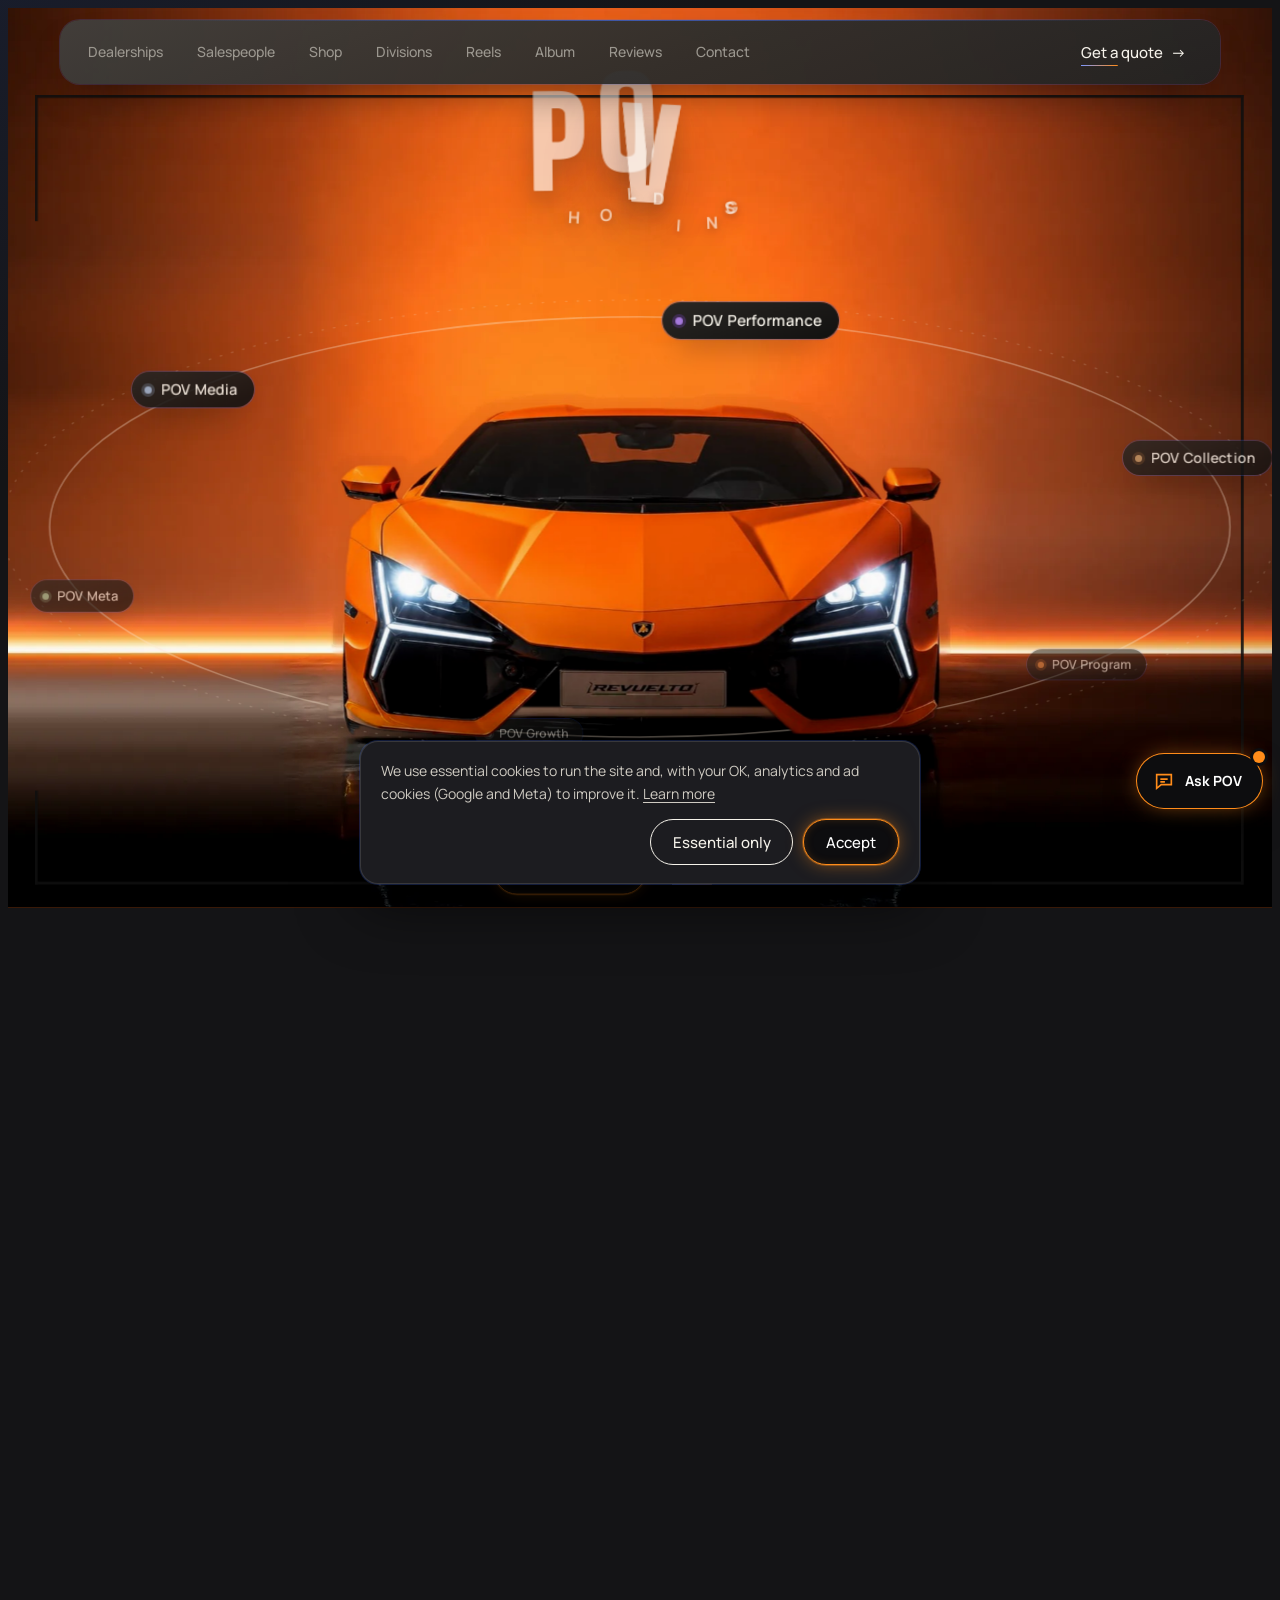
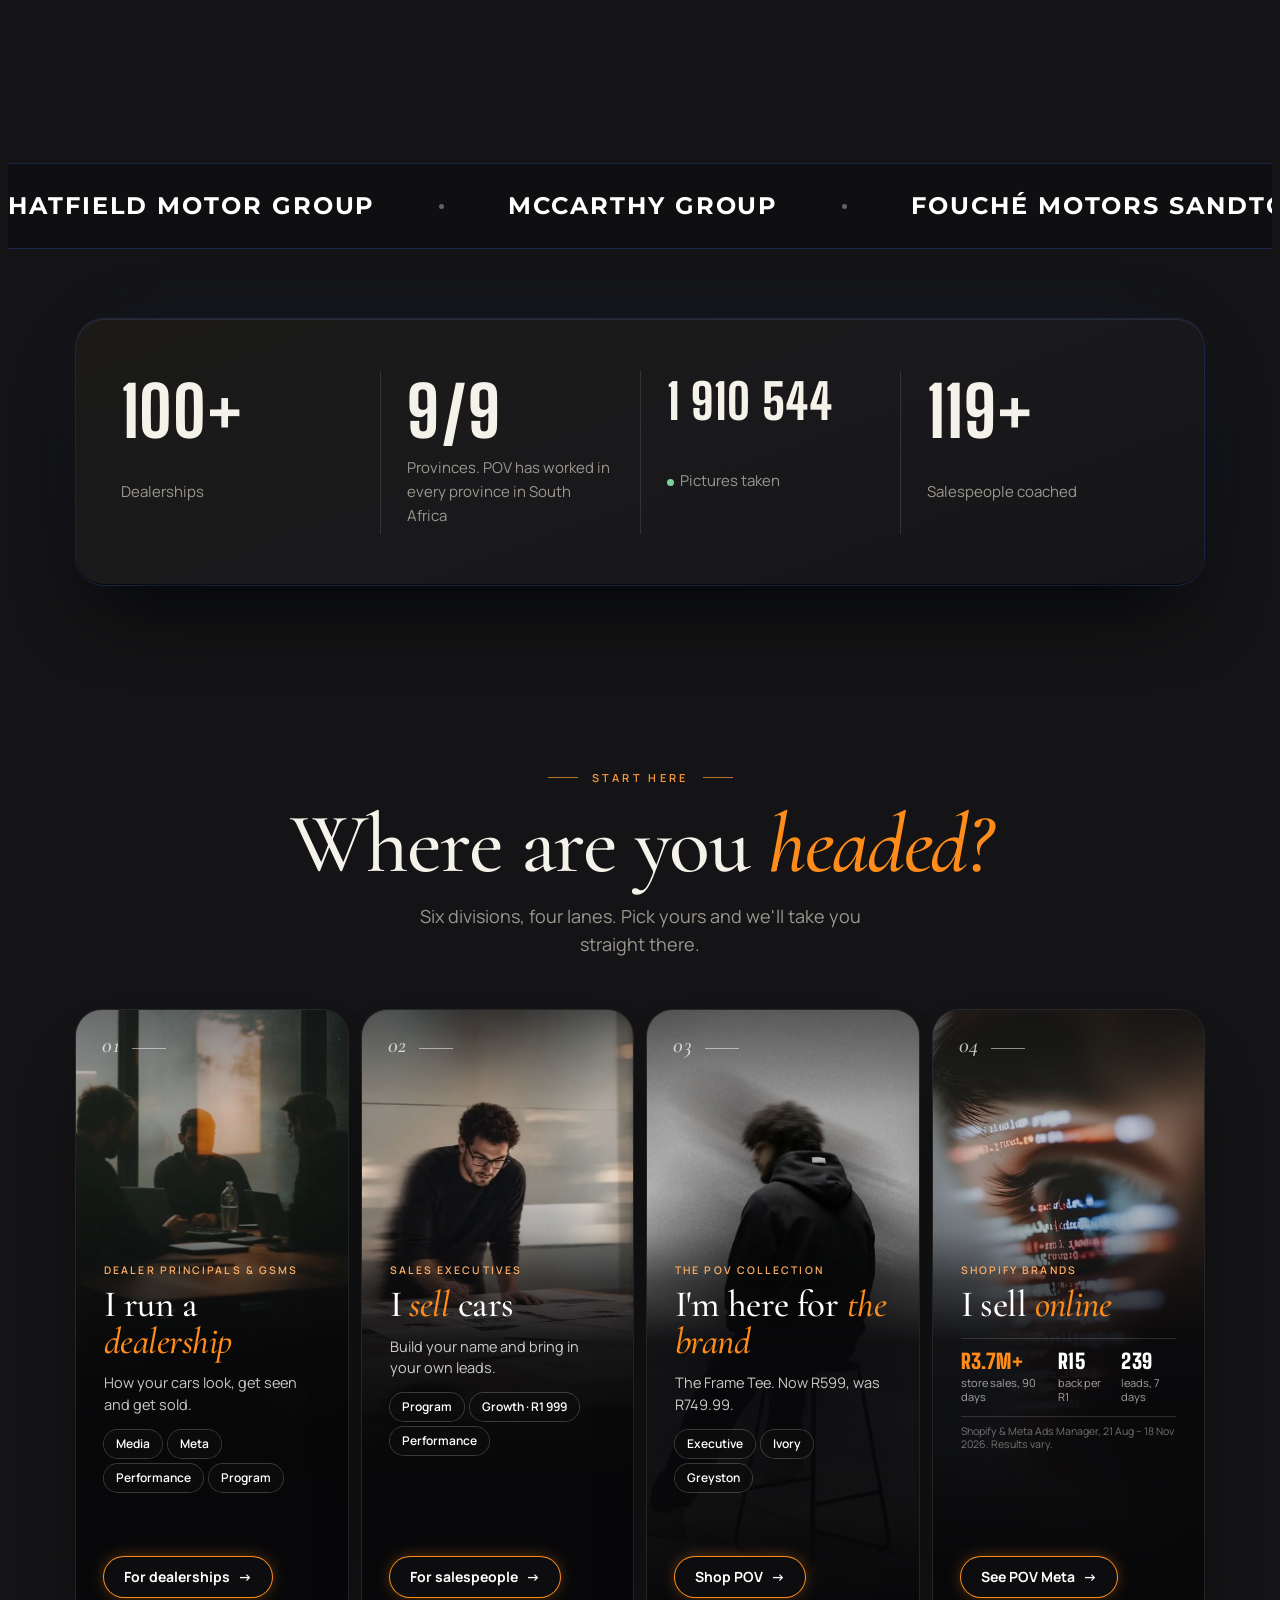
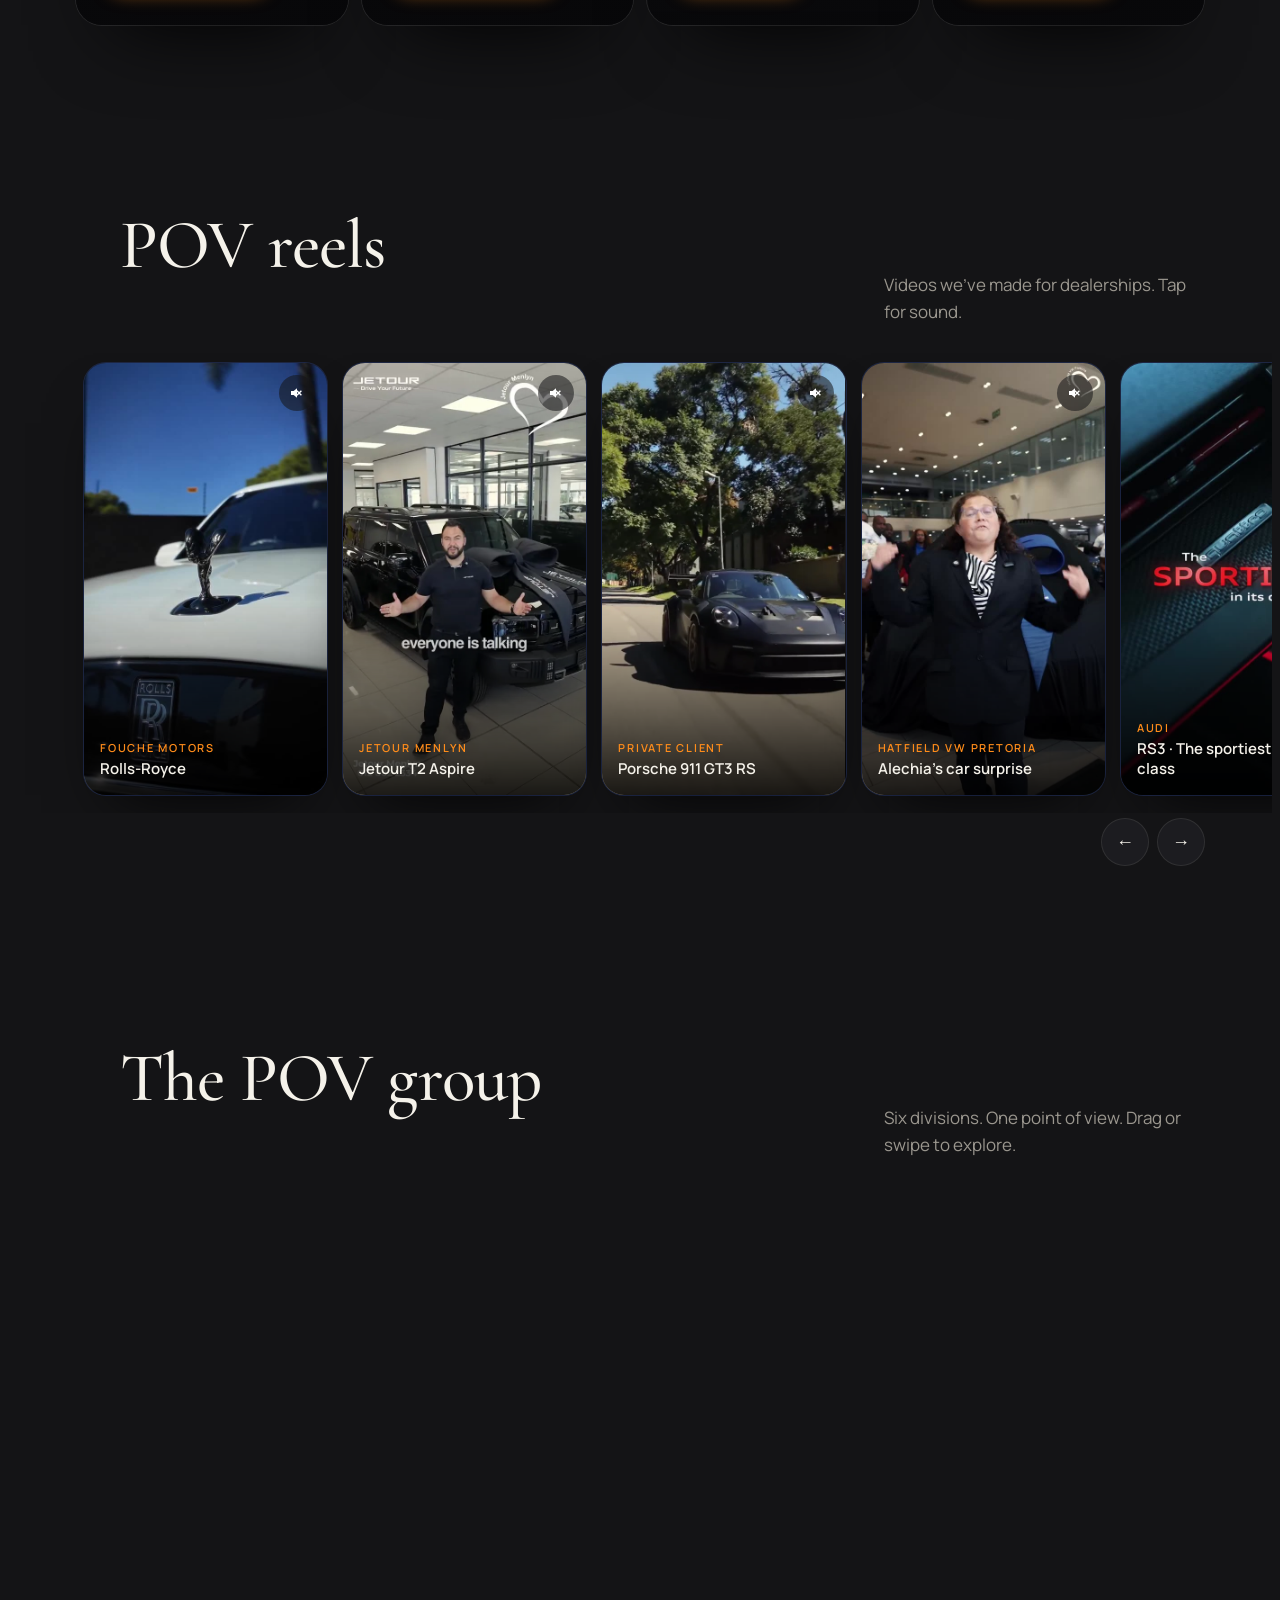
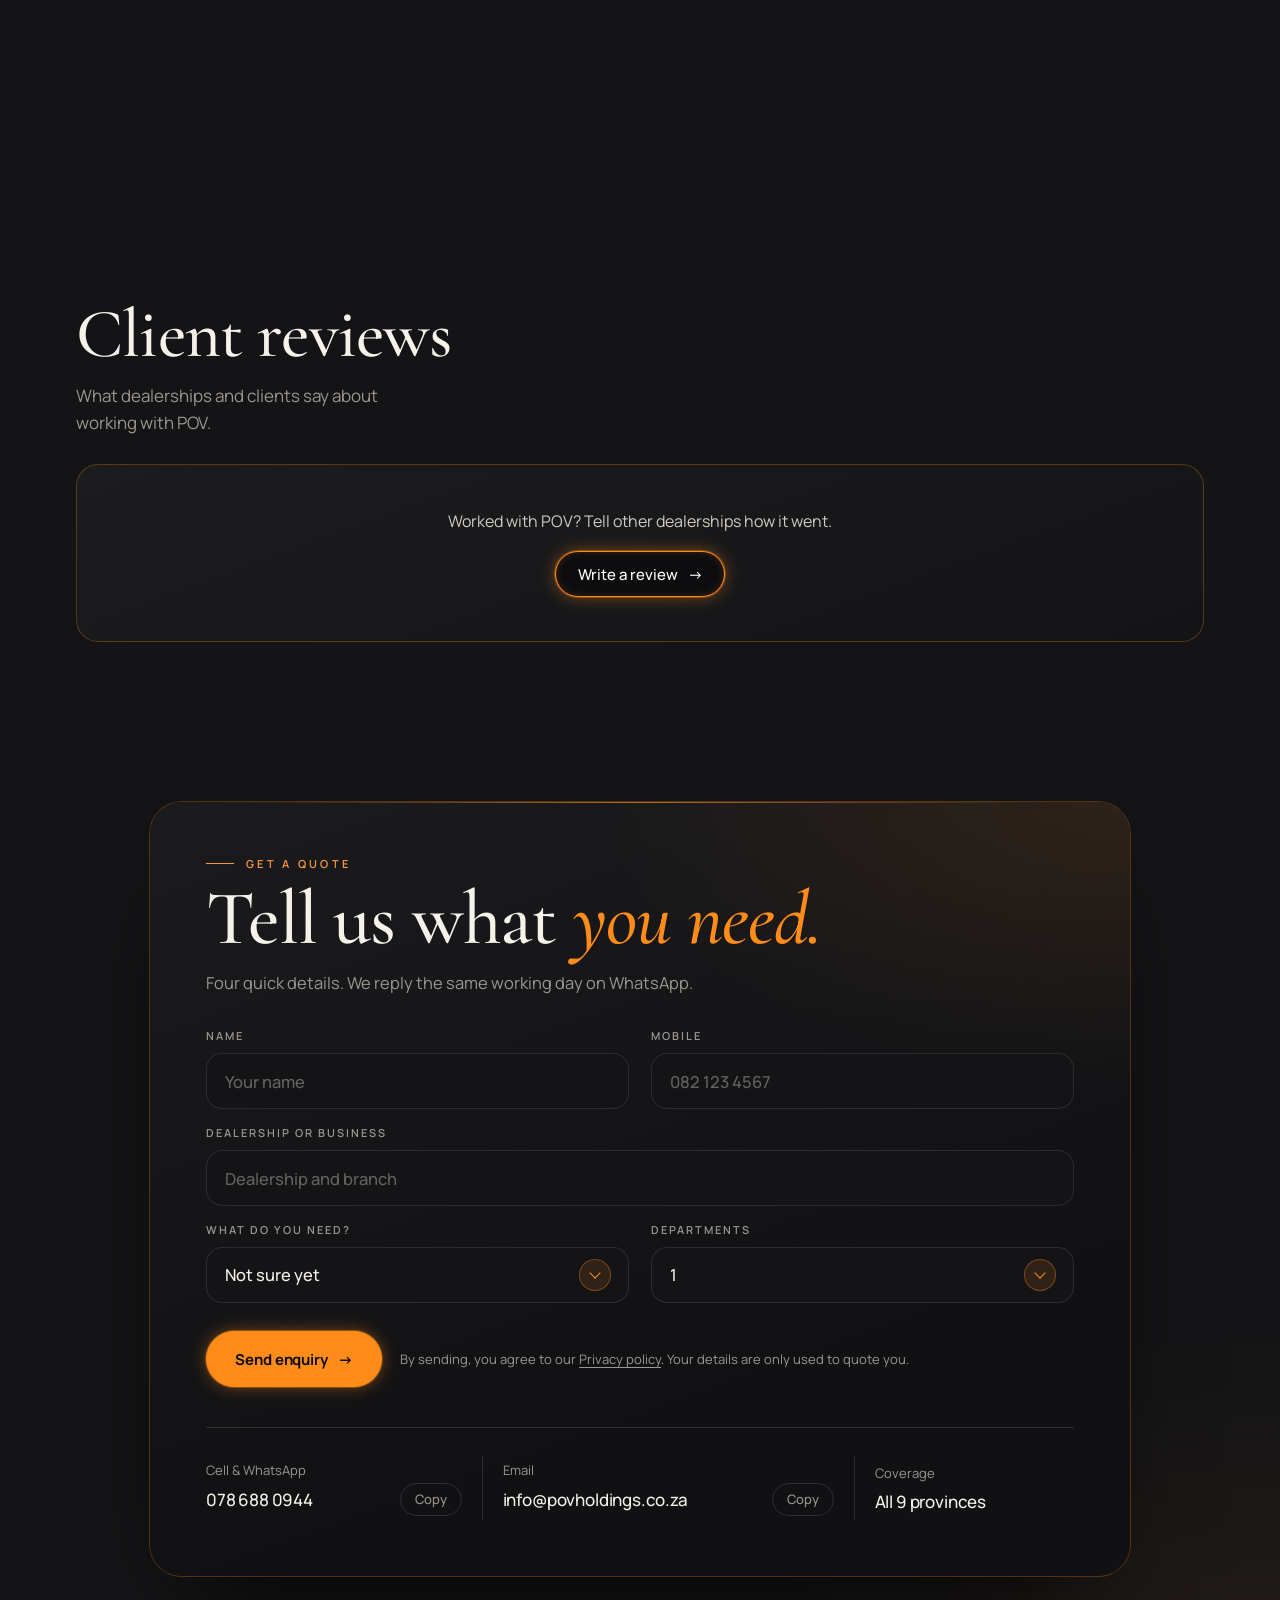
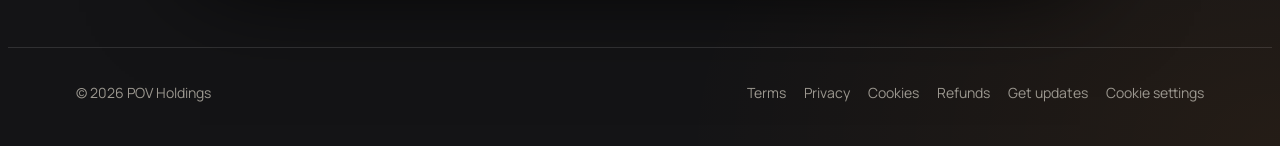
<file: index.html>
<!doctype html>
<html lang="en">
<head>
<meta charset="utf-8">
<meta name="viewport" content="width=device-width,initial-scale=1,viewport-fit=cover">
<script>
/* If the page was reloaded from outside (e.g. a site update) while you were on another page, take you back there. */
(function(){try{var ss=sessionStorage,last=JSON.parse(ss.getItem('pov_last')||'null'),home=ss.getItem('pov_home');ss.removeItem('pov_home');
var nav=(performance.getEntriesByType&&performance.getEntriesByType('navigation')[0]||{}).type;
if(last&&!home&&nav!=='back_forward'&&Date.now()-last.t<3*3600e3&&!/[?&]home\b/.test(location.search)){location.replace(last.u);}}catch(e){}})();
</script>
<title>POV Holdings</title>
<script src="track.js"></script>
<link rel="preload" as="image" href="work/hero-car.webp" media="(min-aspect-ratio:3/4)" fetchpriority="high">
<link rel="preload" as="image" href="work/hero-car-m.webp" media="(max-aspect-ratio:3/4)" fetchpriority="high">

<link rel="canonical" href="https://pointofviewholdings.co.za/">
<meta property="og:type" content="website">
<meta property="og:site_name" content="POV Holdings">
<meta property="og:title" content="POV Holdings">
<meta property="og:description" content="Dealership stock photography, video and content across South Africa.">
<meta property="og:url" content="https://pointofviewholdings.co.za/">
<meta property="og:image" content="https://pointofviewholdings.co.za/work/og-pov.jpg">
<meta property="og:image:width" content="1200">
<meta property="og:image:height" content="630">
<meta name="twitter:card" content="summary_large_image">
<meta name="claude:viewport-fit-sides" content="cover">
<meta name="description" content="Dealership stock photography, video and content across South Africa.">
<link rel="preconnect" href="https://fonts.googleapis.com">
<link rel="preconnect" href="https://fonts.gstatic.com" crossorigin>
<link rel="stylesheet" href="https://fonts.googleapis.com/css2?family=Big+Shoulders+Display:wght@800;900&family=Cormorant+Garamond:ital,wght@0,500;0,600;1,500&family=Manrope:wght@300;400;500;600;700&family=Fraunces:ital,opsz,wght,SOFT,WONK@1,9..144,400,100,1&family=Montserrat:wght@700&family=Poppins:wght@700&family=Cinzel:wght@600&family=Racing+Sans+One&family=Michroma&family=Exo+2:ital,wght@1,800&display=swap">
<!-- GA4: add ONE loader. Key event = lead_submitted only. cta_clicked is intent. -->
<script type="application/ld+json">{"@context":"https://schema.org","@type":"ProfessionalService","name":"POV Holdings","email":"info@povholdings.co.za","telephone":"+27786880944","areaServed":["Gauteng","KwaZulu-Natal","Western Cape","Limpopo"]}</script>
<style>
/* Layout: a black showroom after the studio intro. White type, warm greys, champagne shimmer on headings, hairlines instead of boxes. */
:root{
  --ivory:#141416;      /* page ground (black) */
  --card:#1c1c20;
  --royal:#4169e1;--royal-l:#7b98ff;--tang:#ff8c1a;
  --ink:#f5f2ea;        /* primary text (white) */
  --grey:#9b978f;
  --hair:rgba(255,255,255,.12);
  --gold:#ff9a3c;       /* shimmer */
  --shadow:0 1px 0 rgba(255,255,255,.05) inset,0 24px 50px -24px rgba(0,0,0,.9);
  --display:"Big Shoulders Display","Arial Narrow",Impact,sans-serif;
  --sans:"Manrope","Helvetica Neue",Arial,sans-serif;
  --gl:max(16px, env(safe-area-inset-left,0px));
  --gr:max(16px, env(safe-area-inset-right,0px));
  --ease:cubic-bezier(.2,.8,.2,1);
  color-scheme:dark;
}
*{box-sizing:border-box}
[hidden]{display:none!important}
html{scroll-behavior:auto}
body{background:var(--ivory);color:var(--ink);font:400 17px/1.6 var(--sans);-webkit-font-smoothing:antialiased;overflow-x:hidden}
body::before{content:"";position:fixed;inset:0 0 auto;height:env(safe-area-inset-top,0px);z-index:60;background:var(--ivory)}
a{color:inherit;text-decoration:none}
:focus-visible{outline:2px solid var(--ink);outline-offset:4px;border-radius:6px}
.wrap{max-width:1160px;margin:0 auto;padding-left:var(--gl);padding-right:var(--gr)}
p{margin:0}
h1,h2,h3{margin:0;text-wrap:balance}
h2{font:600 clamp(36px,4.6vw,58px)/1.05 var(--sans);letter-spacing:-.035em}
h3{font:600 24px/1.2 var(--sans);letter-spacing:-.02em}
.kicker{font:600 12px/1 var(--sans);letter-spacing:.22em;text-transform:uppercase;color:var(--grey)}
section{padding-block:clamp(44px,5.5vw,80px)}

/* actions: quiet pills and arrow links, no blocks */
.pill{display:inline-flex;align-items:center;gap:10px;height:46px;padding:0 22px;border-radius:999px;border:1px solid var(--ink);font:500 15px/1 var(--sans);letter-spacing:-.005em;cursor:pointer;background:transparent;color:var(--ink);transition:background .35s var(--ease),color .35s var(--ease),transform .35s var(--ease)}
.pill:hover{background:var(--ink);color:var(--ivory)}
.pill.solid{background:var(--ink);color:var(--ivory)}
.pill.solid:hover{background:transparent;color:var(--ink)}
.arrow{display:inline-flex;align-items:center;gap:8px;font:500 15px/1 var(--sans);position:relative;padding-block:6px;cursor:pointer;background:none;border:0;color:var(--ink)}
.arrow::after{content:"";position:absolute;left:0;bottom:0;height:1px;width:100%;background:currentColor;transform:scaleX(.35);transform-origin:left;transition:transform .45s var(--ease)}
.arrow:hover::after{transform:scaleX(1)}
.arrow i,.pill i{font-style:normal;display:inline-block;transition:transform .35s var(--ease)}
.arrow:hover i,.pill:hover i{transform:translateX(4px)}

/* header */
header{position:sticky;top:env(safe-area-inset-top,0px);z-index:50;padding-top:12px;pointer-events:none}
header .nav{pointer-events:auto;position:relative;border-radius:20px;padding-left:max(28px,var(--gl));padding-right:max(34px,var(--gr));
  background:linear-gradient(160deg,rgba(66,63,59,.97) 0%,rgba(46,45,43,.97) 55%,rgba(36,35,34,.97) 100%);
  box-shadow:0 0 0 1px rgba(65,105,225,.22),inset 0 1px 0 rgba(255,255,255,.08),0 24px 50px -24px rgba(0,0,0,.9),0 0 60px -30px rgba(65,105,225,.2)}
header .nav::before{content:"";position:absolute;left:8%;right:8%;top:0;height:1px;background:linear-gradient(90deg,transparent,rgba(65,105,225,.7),transparent)}
header .wrap.nav{max-width:1160px;margin-inline:auto;width:calc(100% - 2*max(16px,env(safe-area-inset-left,0px)))}
.nav{display:flex;align-items:center;justify-content:space-between;gap:20px;min-height:64px;transition:min-height .4s var(--ease)}
header.solid .nav{min-height:58px}
.nav > .arrow{margin-left:auto}
.brand img{height:50px;width:auto;display:block;filter:invert(1);transition:height .4s var(--ease)}
header.solid .brand img{height:38px}
.links{display:flex;gap:34px}
.links a{font:500 14px/1 var(--sans);color:var(--grey);transition:color .3s}
.links a:hover{color:var(--ink)}
@media (max-width:820px){.links{display:none}}

/* hero */
.hero{padding-block:clamp(28px,5vw,70px) clamp(70px,9vw,120px)}
.hero-grid{display:grid;grid-template-columns:1fr;gap:clamp(36px,6vw,90px);align-items:center}
.hero-copy{display:grid;gap:30px;min-width:0}
.hero h1{font:900 clamp(54px,8.4vw,128px)/.92 var(--display);text-transform:uppercase;letter-spacing:-.005em}
.hero h1 span{display:block;animation:up 1s var(--ease) both}
.hero h1 span:nth-child(2){animation-delay:.1s}
.hero h1 span:nth-child(3){animation-delay:.2s;color:var(--grey)}
.hero .sub{font-size:19px;color:var(--grey);max-width:34ch;animation:up 1s .3s var(--ease) both}
.ctas{display:flex;align-items:center;gap:26px;flex-wrap:wrap;animation:up 1s .4s var(--ease) both}
@keyframes up{from{transform:translateY(26px);opacity:0}to{transform:none;opacity:1}}
.logo{width:min(100%,330px);justify-self:center;overflow:visible}
.logo path{fill:none;stroke:var(--ink);stroke-width:4.5;stroke-dasharray:3040;stroke-dashoffset:3040;animation:draw 2.2s .2s cubic-bezier(.6,0,.2,1) forwards}
.logo image{filter:invert(1);animation:slide .9s var(--ease) both}
.logo image:nth-of-type(1){animation-delay:1.3s}
.logo image:nth-of-type(2){animation-delay:1.45s}
.logo image:nth-of-type(3){animation-delay:1.6s}
@keyframes draw{to{stroke-dashoffset:0}}
@keyframes slide{from{transform:translateX(-50px);opacity:0}to{transform:none;opacity:1}}
@media (max-width:860px){.hero-grid{grid-template-columns:1fr}.logo{width:min(56%,220px);justify-self:start;order:-1}}

/* client strip, each name in its own brand colour */
.marquee{background:#0f0f11;color:#fff;overflow:hidden;padding-block:30px;border-block:1px solid var(--hair)}
.track{display:flex;width:max-content;animation:roll 110s linear infinite}
.marquee:hover .track,.marquee:not(.vis) .track{animation-play-state:paused}
.track span{font-family:"Montserrat",var(--sans);font-weight:700;text-transform:uppercase;letter-spacing:.08em;font-size:clamp(18px,2vw,24px);line-height:1;white-space:nowrap;display:flex;align-items:center;gap:64px;padding-right:64px}
.track span::after{content:"";width:5px;height:5px;border-radius:50%;background:rgba(255,255,255,.35)}
/* each name set in the closest web font to that group's own wordmark */
.c-hatfield{font-family:"Montserrat",var(--sans);font-weight:700;text-transform:uppercase;letter-spacing:.08em}
.c-mccarthy{font-family:"Poppins",var(--sans);font-weight:700;letter-spacing:-.01em}
.c-fouche{font-family:"Cinzel",Georgia,serif;font-weight:600;letter-spacing:.06em}
.c-ferrari{font-family:"Racing Sans One",var(--sans);font-size:1.15em;letter-spacing:.01em}
.c-gac b{font-family:"Michroma",var(--sans);font-weight:400;letter-spacing:.12em}
.c-gac em{font-family:"Exo 2",var(--sans);font-weight:800;font-style:italic;letter-spacing:.02em}
.c-gac{font-weight:400}
@keyframes roll{to{transform:translateX(-50%)}}

/* stats: numbers on the wall, hairline dividers */
.stats{display:grid;grid-template-columns:repeat(4,1fr)}
.stat{padding:6px 26px;border-left:1px solid var(--hair);display:grid;gap:10px}
.stat:first-child{border-left:0;padding-left:0}
.stat b{background:linear-gradient(100deg,var(--ink) 40%,var(--royal-l) 46%,var(--gold) 51%,var(--ink) 57%) 0 0/250% 100%;-webkit-background-clip:text;background-clip:text;-webkit-text-fill-color:transparent;animation:none;font:800 clamp(48px,5.4vw,72px)/1 var(--display);font-variant-numeric:tabular-nums;letter-spacing:.01em}
.stat span{color:var(--grey);font-size:15px}
@media (max-width:820px){.stats{grid-template-columns:1fr 1fr;row-gap:36px}.stat:nth-child(3){border-left:0;padding-left:0}}

.head{display:flex;justify-content:space-between;align-items:end;gap:16px 24px;flex-wrap:wrap;margin-bottom:28px}
.head p{color:var(--grey);max-width:32ch}

/* packages */
.pkgs{display:grid;grid-template-columns:repeat(3,1fr);gap:22px}
.pkg{background:var(--card);border-radius:28px;box-shadow:var(--shadow);padding:clamp(28px,4vw,46px);display:grid;gap:26px;align-content:start;transition:transform .5s var(--ease),box-shadow .5s var(--ease)}
.pkg:hover{transform:translateY(-6px);box-shadow:0 1px 2px rgba(17,17,17,.05),0 30px 60px -24px rgba(17,17,17,.28)}
.pkg-top{display:flex;justify-content:space-between;align-items:center;gap:12px}
.tag{font:600 12px/1 var(--sans);letter-spacing:.06em;color:var(--grey);border:1px solid var(--hair);border-radius:999px;padding:8px 12px}
.pkg.dark{background:linear-gradient(160deg,#1c1b19,#0c0c0c);color:var(--ink);box-shadow:0 0 0 1px rgba(65,105,225,.35),var(--shadow)}
.pkg.dark .tag{color:var(--gold);border-color:rgba(65,105,225,.35)}
.pkg ul{list-style:none;margin:0;padding:0;display:grid}
.pkg li{padding:13px 0;border-top:1px solid var(--hair);display:flex;gap:12px;align-items:center}
.pkg.dark li{border-color:var(--hair)}
.pkg li::before{content:"";width:6px;height:6px;border-radius:50%;background:currentColor;opacity:.55;flex:none}
.pkg .bottom{display:flex;justify-content:space-between;align-items:center;gap:12px;flex-wrap:wrap}
.pkg .bottom span{color:var(--grey);font-size:14px}
.pkg.dark .bottom span{color:var(--grey)}
.pkg.dark .arrow{color:var(--ink)}
@media (max-width:980px){.pkgs{grid-template-columns:1fr 1fr}.pkg.dark{grid-column:1/-1}}
@media (max-width:640px){.pkgs{grid-template-columns:1fr}}

/* services: list rows */
.svcs{display:grid;grid-template-columns:1fr 1fr;column-gap:56px}
.svc{display:flex;justify-content:space-between;align-items:center;gap:16px;padding:26px 0;border-top:1px solid var(--hair);transition:padding .45s var(--ease)}
.svc:nth-last-child(-n+2){border-bottom:1px solid var(--hair)}
.svc h3{font-size:clamp(22px,2.4vw,30px);font-weight:500}
.svc i{font-style:normal;color:var(--grey);opacity:0;transform:translateX(-10px);transition:opacity .4s,transform .45s var(--ease)}
.svc:hover{padding-left:14px}
.svc:hover i{opacity:1;transform:none}
@media (max-width:720px){.svcs{grid-template-columns:1fr}.svc:nth-last-child(2){border-bottom:0}}

/* day timeline */
.day{position:relative;display:grid;grid-template-columns:repeat(4,1fr);padding-top:34px}
.day::before{content:"";position:absolute;left:0;right:0;top:6px;height:1px;background:var(--ink);transform-origin:left;animation:grow linear both;animation-timeline:view();animation-range:entry 20% cover 45%}
@keyframes grow{from{transform:scaleX(0)}to{transform:scaleX(1)}}
.step{position:relative;display:grid;gap:6px;padding-right:16px}
.step::before{content:"";position:absolute;top:-34px;left:0;width:13px;height:13px;border-radius:50%;background:var(--ivory);border:1px solid var(--ink)}
.step b{font:800 38px/1 var(--display);letter-spacing:.01em}
.step span{color:var(--grey);font-size:15px}
@media (max-width:820px){.day{grid-template-columns:1fr;gap:28px;padding:0 0 0 32px}.day::before{left:6px;right:auto;top:6px;bottom:6px;width:1px;height:auto;transform-origin:top;animation-name:growy}.step::before{top:4px;left:-32px}}
@keyframes growy{from{transform:scaleY(0)}to{transform:scaleY(1)}}

/* contact */
.contact{display:grid;grid-template-columns:.9fr 1.1fr;gap:clamp(36px,6vw,90px);align-items:start}
.contact > *{min-width:0}
.contact h2{font-size:clamp(44px,6vw,76px)}
.direct{display:grid;margin-top:40px}
.direct div{display:flex;align-items:center;justify-content:space-between;gap:12px;padding:18px 0;border-top:1px solid var(--hair);flex-wrap:wrap}
.direct div:last-child{border-bottom:1px solid var(--hair)}
.direct small{display:block;color:var(--grey);font-size:13px;margin-bottom:2px}
.direct strong{font:500 20px/1.3 var(--sans);letter-spacing:-.01em;user-select:all}
.copy{background:none;border:1px solid var(--hair);border-radius:999px;color:var(--grey);font:500 13px/1 var(--sans);padding:9px 14px;cursor:pointer;transition:border-color .3s,color .3s}
.copy:hover{border-color:var(--ink);color:var(--ink)}
form,.done{background:var(--card);border-radius:28px;box-shadow:var(--shadow);padding:clamp(26px,4vw,44px);display:grid;gap:22px}
.field{display:grid;gap:4px}
.field label{font:500 13px/1 var(--sans);color:var(--grey)}
.field input,.field select{width:100%;background:transparent;border:0;border-bottom:1px solid var(--hair);color:var(--ink);font:500 18px/1.3 var(--sans);padding:10px 0;border-radius:0;transition:border-color .3s;-webkit-appearance:none;appearance:none}
.field select{background:linear-gradient(45deg,transparent 50%,var(--grey) 50%) right 6px center/6px 6px no-repeat,linear-gradient(-45deg,transparent 50%,var(--grey) 50%) right 0 center/6px 6px no-repeat}
.field input:focus,.field select:focus{outline:none;border-color:var(--ink)}
.field.err input{border-color:#b3261e}
.field .msg{font-size:13px;color:#b3261e}
.two{display:grid;grid-template-columns:1fr 1fr;gap:22px}
@media (max-width:520px){.two{grid-template-columns:1fr}}
.done h3{font-size:30px}
.done p{color:var(--grey)}
.done .row{display:flex;gap:22px;align-items:center;flex-wrap:wrap}
@media (max-width:820px){.contact{grid-template-columns:1fr}}

footer{border-top:1px solid var(--hair);padding-block:34px calc(34px + 96px)}
.fwrap{display:flex;justify-content:space-between;align-items:center;gap:16px;flex-wrap:wrap;color:var(--grey);font-size:14px}
.fwrap img{height:44px;width:auto;filter:invert(1)}
@media (min-width:821px){footer{padding-block:34px}}
.flegal{display:flex;flex-wrap:wrap;gap:6px 18px}
.flegal a,.flegal button{color:var(--grey);font:inherit;background:none;border:0;padding:0;cursor:pointer;text-decoration:none;transition:color .2s}
.flegal a:hover,.flegal button:hover{color:var(--ink)}
.qsend a,.rev-legal a,.ck a{color:inherit;text-decoration:underline;text-underline-offset:3px}
.rev-legal{font-size:13px;color:var(--grey)}
.ck{position:fixed;z-index:95;left:16px;right:16px;bottom:calc(16px + env(safe-area-inset-bottom));max-width:560px;margin-inline:auto;background:#1c1c20;border:1px solid var(--hair);border-radius:18px;padding:18px 20px;display:grid;gap:14px;box-shadow:0 20px 60px rgba(0,0,0,.6);font-size:14px;color:#cfcbc2;animation:ckIn .5s cubic-bezier(.2,.8,.2,1)}
.ck[hidden]{display:none}
.ck-row{display:flex;gap:10px;justify-content:flex-end;flex-wrap:wrap}

.alrt{position:fixed;inset:0;z-index:70;display:flex;align-items:center;justify-content:center;padding:16px;background:rgba(0,0,0,.6);animation:subFade .4s ease}
.alrt[hidden]{display:none}
.alrt-card{position:relative;width:100%;max-width:460px;box-sizing:border-box;background:linear-gradient(160deg,#171717,#0c0c0c);border:1px solid var(--hair);border-radius:24px;padding:34px 30px 26px;box-shadow:0 30px 90px rgba(0,0,0,.7);animation:subIn .55s cubic-bezier(.2,.8,.2,1)}
.alrt-card h3{font:600 clamp(28px,6vw,36px)/1.05 var(--sans);letter-spacing:-.02em;margin:10px 0 10px;color:var(--ink)}
.alrt-p{color:#cfcbc2;font-size:15px;margin:0 0 20px}
#subForm{display:flex;gap:10px;flex-wrap:wrap;background:none;box-shadow:none;border-radius:0;padding:0}
#subEmail{flex:1 1 200px;min-width:0;height:48px;border-radius:999px;border:1px solid var(--hair);background:#151517;color:var(--ink);padding:0 20px;font:500 16px var(--sans);outline:none;transition:border-color .2s}
#subEmail:focus{border-color:rgba(255,255,255,.5)}
#subForm .pill{flex:0 0 auto}
.alrt-msg{min-height:1em;font-size:14px;margin:12px 0 0;color:#cfcbc2}
.alrt-msg.err{color:#f2a08a}
.alrt-fine{font-size:12px;color:var(--grey);margin:6px 0 0}
.alrt-fine a{color:inherit;text-decoration:underline;text-underline-offset:3px}
.alrt-x{position:absolute;top:12px;right:14px;width:36px;height:36px;border-radius:50%;border:0;background:transparent;color:var(--grey);font-size:24px;line-height:1;cursor:pointer;transition:color .2s,background .2s}
.alrt-x:hover{color:var(--ink);background:rgba(255,255,255,.06)}
@keyframes subFade{from{opacity:0}}
@keyframes subIn{from{opacity:0;transform:translateY(20px) scale(.97)}}
@media (max-width:480px){#subForm .pill{width:100%;justify-content:center}}
@keyframes ckIn{from{opacity:0;transform:translateY(16px)}to{opacity:1;transform:none}}
@media (max-width:820px){.ck{bottom:calc(84px + env(safe-area-inset-bottom))}}


/* gentle scroll reveal where supported; content stays readable without it */
@supports (animation-timeline:view()){
  .rv{animation:rv linear both;animation-timeline:view();animation-range:entry 0% entry 50%}
  @keyframes rv{from{opacity:.2;transform:translateY(40px)}to{opacity:1;transform:none}}
}

/* "the viewing" drifts slowly through warm neutrals */
.hero h1 span:nth-child(3){animation:up 1s .2s var(--ease) both}
@keyframes tone{0%,100%{color:#76746e}20%{color:#b39f80}40%{color:#7d6450}60%{color:#7b8a70}80%{color:#7f93a6}}

@media (prefers-reduced-motion:reduce){.hero h1 span:nth-child(3){color:#7d6450}}

/* work by brand */
.brands{display:flex;flex-wrap:wrap;gap:12px;margin-bottom:38px}
.brand-btn{height:44px;padding:0 20px;border-radius:999px;border:1px solid var(--hair);background:transparent;color:var(--grey);font:500 15px/1 var(--sans);cursor:pointer;transition:all .35s var(--ease)}
.brand-btn:hover{border-color:var(--ink);color:var(--ink)}
.brand-btn[aria-selected="true"]{background:var(--ink);border-color:var(--ink);color:var(--ivory)}
.work-meta{display:flex;justify-content:space-between;align-items:baseline;gap:16px;flex-wrap:wrap;margin-bottom:22px}
.work-meta h3{font:900 clamp(40px,5vw,64px)/1 var(--display);text-transform:uppercase}
.work-meta p{color:var(--grey)}
.gallery{display:grid;grid-template-columns:repeat(3,1fr);gap:18px}
.tile{margin:0;display:grid;gap:12px;animation:fadeup .6s var(--ease) both}
.tile:nth-child(2){animation-delay:.07s}.tile:nth-child(3){animation-delay:.14s}.tile:nth-child(4){animation-delay:.21s}.tile:nth-child(5){animation-delay:.28s}.tile:nth-child(6){animation-delay:.35s}
@keyframes fadeup{from{opacity:0;transform:translateY(16px)}to{opacity:1;transform:none}}
.shot{position:relative;aspect-ratio:4/3;max-width:100%;border-radius:18px;overflow:hidden;background:linear-gradient(180deg,#151515 0 60%,#1d1c1a 60% 100%);box-shadow:var(--shadow)}
.shot img{width:100%;height:100%;object-fit:cover;display:block;transition:transform 1s var(--ease)}
.tile:hover .shot img{transform:scale(1.04)}
.shot .ghost{position:absolute;inset:auto 18px 16px;font:900 28px/1 var(--display);text-transform:uppercase;color:rgba(17,17,17,.14)}
.tile figcaption{display:flex;justify-content:space-between;gap:12px;font-size:14px}
.tile figcaption b{font-weight:600}
.tile figcaption span{color:var(--grey)}
@media (max-width:820px){.gallery{grid-template-columns:1fr 1fr}}
@media (max-width:520px){.gallery{grid-template-columns:1fr}}


.brand-btn.extra{display:none}
.brands.open .brand-btn.extra{display:inline-block;animation:pop .45s var(--ease) both}
.brands.open .brand-btn.extra{animation-delay:calc(var(--k,0)*35ms)}
@keyframes pop{from{opacity:0;transform:translateY(8px) scale(.96)}to{opacity:1;transform:none}}
.brand-more{height:44px;padding:0 6px 0 10px;border:0;background:none;color:var(--ink);font:600 15px/1 var(--sans);cursor:pointer;display:inline-flex;align-items:center;gap:8px}
.brand-more i{font-style:normal;display:inline-block;transition:transform .35s var(--ease)}
.brand-more:hover i{transform:translateX(4px)}

/* scenes: content & video */
.scenes{display:grid;grid-template-columns:repeat(3,1fr);gap:22px}
.scene{background:var(--card);border-radius:24px;overflow:hidden;box-shadow:var(--shadow);display:grid;grid-template-rows:auto 1fr}
.media{position:relative;aspect-ratio:4/5;max-width:100%;background:#1b1a18;overflow:hidden;user-select:none}
.slide{position:absolute;inset:0;opacity:0;transition:opacity .8s var(--ease),transform 6s linear;transform:scale(1.04)}
.slide.on{opacity:1;transform:scale(1)}
.slide img,.slide video,.ba img{width:100%;height:100%;object-fit:cover;display:block}
.ph{width:100%;height:100%;background:radial-gradient(120% 70% at 50% 95%,rgba(255,255,255,.10),transparent 60%),linear-gradient(180deg,var(--t1,#2a2826) 0 62%,var(--t2,#3a3733) 62% 100%)}
.bars{position:absolute;left:18px;right:18px;top:16px;display:flex;gap:6px;z-index:2}
.bars i{flex:1;height:2px;background:rgba(255,255,255,.3);border-radius:2px;overflow:hidden}
.bars i::after{content:"";display:block;height:100%;width:0;background:#fff}
.bars i.done::after{width:100%}
.bars i.now::after{animation:fill var(--dur,4.5s) linear forwards}
@keyframes fill{to{width:100%}}
.count{position:absolute;left:18px;bottom:16px;z-index:2;color:#fff;font:600 12px/1 var(--sans);letter-spacing:.2em}
.nav-btn{position:absolute;top:50%;z-index:3;width:42px;height:42px;margin-top:-21px;border-radius:50%;border:0;background:rgba(0,0,0,.35);backdrop-filter:blur(6px);-webkit-backdrop-filter:blur(6px);color:#fff;font:400 18px/1 var(--sans);cursor:pointer;opacity:0;transition:opacity .3s,background .3s}
.nav-btn.prev{left:14px}.nav-btn.next{right:14px}
.media:hover .nav-btn,.nav-btn:focus-visible{opacity:1}
.nav-btn:hover{background:rgba(0,0,0,.6)}
@media (hover:none){.nav-btn{opacity:1}}
.play{position:absolute;left:50%;top:50%;width:64px;height:64px;margin:-32px 0 0 -32px;border-radius:50%;background:rgba(255,255,255,.14);backdrop-filter:blur(6px);-webkit-backdrop-filter:blur(6px);z-index:2;display:grid;place-items:center;pointer-events:none}
.play::after{content:"";border-left:16px solid #fff;border-top:10px solid transparent;border-bottom:10px solid transparent;margin-left:4px}
.ba{position:absolute;inset:0;--pos:50%}
.ba .before{position:absolute;inset:0;clip-path:inset(0 calc(100% - var(--pos)) 0 0)}
.ba .before .ph{filter:grayscale(1) brightness(.75) contrast(.9)}
.ba .line{position:absolute;top:0;bottom:0;left:var(--pos);width:2px;margin-left:-1px;background:#fff;z-index:2;pointer-events:none}
.ba .knob{position:absolute;top:50%;left:var(--pos);width:44px;height:44px;margin:-22px 0 0 -22px;border-radius:50%;background:#fff;z-index:2;pointer-events:none;box-shadow:0 6px 18px rgba(0,0,0,.3)}
.ba input{position:absolute;inset:0;width:100%;height:100%;opacity:0;cursor:ew-resize;z-index:3;margin:0}
.ba .lab{position:absolute;top:16px;z-index:2;color:#fff;font:600 11px/1 var(--sans);letter-spacing:.22em;background:rgba(0,0,0,.35);padding:8px 10px;border-radius:999px}
.ba .lab.l{left:16px}.ba .lab.r{right:16px}
.scene-copy{padding:24px 26px 28px;display:grid;gap:10px;align-content:start}
.scene-copy .kicker b{color:var(--ink);font-weight:600}
.scene-copy h3{font:900 30px/1 var(--display);text-transform:uppercase;letter-spacing:.01em}
.scene-copy p{color:var(--grey);font-size:15px}
@media (max-width:980px){.scenes{grid-template-columns:1fr 1fr}}
@media (max-width:640px){.scenes{grid-template-columns:1fr}}

/* ---- studio intro: layered 3D. Backdrop, headline, car cut-out in front, sheen, scroll-driven depth ---- */
:root{--bgimg:url("work/hero-car.webp");--cut:url("work/hero-cut.webp")}
/* portrait phones get a portrait-composed photo so the whole car fits the screen */
@media (max-aspect-ratio:3/4){:root{--bgimg:url("work/hero-car-m.webp");--cut:url("work/hero-cut-m.webp")}.layer{background-position:50% 50%!important}.sheen{-webkit-mask-position:50% 50%!important;mask-position:50% 50%!important}}
.intro{position:relative;height:195vh;height:195svh;padding:0;margin-top:-76px}
.stage{position:sticky;top:0;height:100vh;height:100svh;overflow:hidden;background:#3a1a08;perspective:1200px}
.layer{position:absolute;inset:0;background-size:cover;background-position:50% 62%;background-repeat:no-repeat}
.cam{position:absolute;inset:0;z-index:0;isolation:isolate;will-change:transform;backface-visibility:hidden}
.bg{background-image:var(--bgimg);transform-origin:50% 66%;animation:bgin 1.8s var(--ease) backwards}
@keyframes bgin{from{transform:scale(1.12);filter:blur(10px)}to{transform:none;filter:none}}
.tilt{position:absolute;inset:0;z-index:3;pointer-events:none;transform-style:preserve-3d;will-change:transform;transition:transform .9s cubic-bezier(.2,.7,.2,1)}
/* car layer is rendered at 2x and scaled down, so it stays sharp as it zooms in */
.car{inset:0;background-image:var(--cut);animation:carrise 1.6s .15s var(--ease) backwards;backface-visibility:hidden}
@keyframes carrise{from{transform:translateY(4%) scale(.92);opacity:0}to{transform:none;opacity:1}}
.sheen{position:absolute;inset:0;-webkit-mask:var(--cut) 50% 62%/cover no-repeat;mask:var(--cut) 50% 62%/cover no-repeat;
  background:linear-gradient(105deg,transparent 35%,rgba(255,255,255,.55) 47%,rgba(255,255,255,.12) 52%,transparent 60%) no-repeat;background-size:250% 100%;background-position:130% 0;mix-blend-mode:soft-light;animation:sheen 7s 1.4s ease-in-out 1}
@keyframes sheen{0%{background-position:130% 0}35%,100%{background-position:-30% 0}}
.hero-copy{position:absolute;inset:0;z-index:2;display:flex;justify-content:center;align-items:flex-start;text-align:center;padding-top:clamp(92px,11.5vh,130px);padding-left:var(--gl);padding-right:var(--gr);perspective:900px;will-change:transform}
.intro h1{font:900 clamp(56px,9.4vw,168px)/.86 var(--display);text-transform:uppercase;letter-spacing:-.01em;color:#111;transform-style:preserve-3d}
.intro h1 > span{display:block;transform-style:preserve-3d}
.intro h1 > span:nth-child(3){color:var(--grey)}
.wd{display:inline-block;white-space:nowrap;transform-style:preserve-3d}
.lt{display:inline-block;transform-origin:50% 100%;backface-visibility:hidden;animation:flip 1.1s var(--ease) backwards;animation-delay:calc(.25s + var(--i)*28ms);will-change:transform,opacity}
@keyframes flip{from{opacity:0;transform:translateY(55%) rotateX(-95deg)}to{opacity:1;transform:none}}
.hero-foot{position:absolute;left:0;right:0;bottom:clamp(18px,3.5vh,34px);z-index:4;display:grid;justify-items:center;gap:12px;text-align:center;padding-left:var(--gl);padding-right:var(--gr);animation:up 1s 1s var(--ease) backwards}
.intro .sub{font-size:15px;color:rgba(245,242,234,.78);letter-spacing:.01em}
.intro .ctas{justify-content:center}
.intro .pill.solid{background:var(--royal);color:#fff;border-color:var(--royal);box-shadow:0 10px 30px -10px rgba(65,105,225,.7)}
.intro .pill.solid:hover{background:var(--tang);border-color:var(--tang);color:#141416}
.intro .arrow{color:#f5f2ea}
.shade{position:absolute;inset:0;z-index:5;background:#141416;opacity:0;pointer-events:none}
.reveal{position:absolute;inset:0;z-index:6;display:grid;place-items:center;padding-left:var(--gl);padding-right:var(--gr);pointer-events:none;perspective:900px}
.eco-cv{position:absolute;inset:0;width:100%;height:100%;opacity:0;pointer-events:none}
.reveal-line{position:relative;font:900 clamp(40px,6.4vw,104px)/1 var(--display);text-transform:uppercase;text-align:center;color:#f3efe6;display:grid;gap:.08em}
.reveal-line .ln{display:block;overflow:hidden;padding-block:.06em}
.reveal-line .rw{display:inline-block;transform-origin:50% 100%;opacity:0;transform:translateY(105%) rotateX(-70deg);transition:transform .9s cubic-bezier(.2,.8,.2,1),opacity .6s}
.reveal-line .rw.in{opacity:1;transform:none}
.reveal-line .ln:last-child .rw{color:var(--ink)}
/* "ecosystem": a soft, organic serif in living greens that breathes */
.reveal-line .eco-word{font:italic 400 1.12em/1 "Fraunces",Georgia,serif;font-variation-settings:"SOFT" 100,"WONK" 1,"opsz" 144;text-transform:none;letter-spacing:-.01em;padding-inline:.04em}
.eco-word em{font-style:inherit;display:inline-block;padding-inline:.02em;
  background:linear-gradient(100deg,#ff8c1a 0%,#ffc27a 25%,#ffd9a8 50%,#ff9a3c 75%,#ffb366 100%) 0 0/600% 100%;background-position:calc(var(--d)*11%) 0;
  -webkit-background-clip:text;background-clip:text;-webkit-text-fill-color:transparent;color:#ff9a3c;
  animation:ecobreathe 4.5s ease-in-out infinite,ecoflow 9s ease-in-out infinite;animation-delay:calc(var(--d)*.18s),calc(var(--d)*-.4s)}
.eco-word em{animation-play-state:paused}.rw.in.eco-word em,.rw.in .eco-word em{animation-play-state:running}
.intro.past .eco-word em{animation-play-state:paused}
@keyframes ecoflow{0%,100%{background-position:calc(var(--d)*11%) 0}50%{background-position:calc(var(--d)*11% + 40%) 0}}
@keyframes ecobreathe{0%,100%{transform:translateY(0)}50%{transform:translateY(-.05em)}}
.scrollcue{position:absolute;left:50%;bottom:clamp(120px,19vh,180px);z-index:4;width:1px;height:46px;margin-left:-.5px;background:rgba(245,242,234,.25);overflow:hidden;display:none}
.scrollcue span{position:absolute;left:0;top:-50%;width:100%;height:50%;background:#f5f2ea;animation:cue 1.8s ease-in-out infinite}
@keyframes cue{to{top:100%}}
@media (max-width:860px){
  .layer{background-position:50% 64%}
  .sheen{-webkit-mask-position:50% 64%;mask-position:50% 64%}
  .hero-copy{padding-top:110px}
  .intro h1{font-size:clamp(46px,13.5vw,80px)}
  .intro .ctas{display:none}
  .hero-foot{bottom:104px}
  .intro .sub{display:none}
}
.intro::after{content:"";position:absolute;left:0;right:0;bottom:0;height:1px;background:#141416}
.intro.static{height:auto}
.intro.static .stage{position:relative}
.intro.static .reveal,.intro.static .shade{display:none}

/* 3D sections: rise in with a tilt; cards tilt toward the pointer */
@supports (animation-timeline:view()){
  .rv{animation:rv3d linear both;animation-timeline:view();animation-range:entry 0% entry 55%;transform-origin:50% 100%}
  @keyframes rv3d{from{opacity:.15;transform:perspective(1000px) translateY(70px) rotateX(14deg) scale(.97)}to{opacity:1;transform:none}}
}
.tiltable{transform-style:preserve-3d;transition:transform .5s var(--ease),box-shadow .5s var(--ease)}

/* section headings swipe into colour as they scroll in */
.sweep{--p:1;background:linear-gradient(90deg,var(--ink) 0,var(--ink) calc(var(--p)*130% - 30%),var(--royal-l) calc(var(--p)*130% - 24%),var(--gold) calc(var(--p)*130% - 15%),rgba(245,242,234,.16) calc(var(--p)*130%));-webkit-background-clip:text;background-clip:text;color:transparent;-webkit-text-fill-color:transparent}
.sweep.done{animation:none;background:linear-gradient(100deg,var(--ink) 40%,var(--royal-l) 46%,var(--gold) 51%,var(--ink) 57%) 0 0/250% 100%;-webkit-background-clip:text;background-clip:text}
@keyframes glint{0%,55%{background-position:120% 0}100%{background-position:-20% 0}}

/* gallery with a feature image + lightbox */
.work-title{color:var(--grey);font-size:16px;margin-top:6px}
.gallery.feature .tile:first-child{grid-column:1/-1}
.gallery.feature .tile:first-child .shot{aspect-ratio:16/7}
.gallery.feature .tile:first-child .shot img{object-position:50% 60%}
.tile:nth-child(7){animation-delay:.42s}
@media (max-width:520px){.gallery.feature .tile:first-child .shot{aspect-ratio:16/9}}

/* reels strip: 10 vertical reels drifting past */
.reels-sec{padding-bottom:clamp(40px,5vw,72px)}
.reels{overflow:hidden;-webkit-mask:linear-gradient(90deg,transparent,#000 6%,#000 94%,transparent);mask:linear-gradient(90deg,transparent,#000 6%,#000 94%,transparent)}
.reel-track{display:flex;gap:18px;width:max-content;padding-block:10px;animation:roll 80s linear infinite}
.reels:not(.vis) .reel-track{animation-play-state:paused}
.reel{position:relative;margin:0;width:clamp(220px,22vw,320px);aspect-ratio:4/5;border-radius:22px;overflow:hidden;background:#111;box-shadow:0 0 0 1px var(--hair),0 30px 60px -30px rgba(0,0,0,.9);flex:none;transition:transform .6s var(--ease)}
.reel:hover{transform:translateY(-6px) scale(1.02)}
.reel img{width:100%;height:100%;object-fit:cover;display:block;transform:scale(1.02)}
.reel::after{content:"";position:absolute;inset:0;background:linear-gradient(180deg,rgba(0,0,0,.25) 0%,transparent 30%,transparent 55%,rgba(0,0,0,.85) 100%)}
.reel .play{position:absolute;top:14px;right:14px;z-index:2;width:34px;height:34px;border-radius:50%;background:rgba(255,255,255,.16);backdrop-filter:blur(6px);-webkit-backdrop-filter:blur(6px);display:grid;place-items:center}
.reel .play::after{content:"";border-left:10px solid #fff;border-top:6px solid transparent;border-bottom:6px solid transparent;margin-left:3px}
.reel figcaption{position:absolute;left:16px;right:16px;bottom:16px;z-index:2;color:#f5f2ea;font-size:13px;line-height:1.35;display:grid;gap:6px}
.reel figcaption b{font:600 11px/1 var(--sans);color:var(--gold);letter-spacing:.16em;text-transform:uppercase}
.reel figcaption{font-size:15px!important;font-weight:600}

/* drifting dot field behind the black sections (springs away from the pointer) */
.dots{position:fixed;inset:0;width:100%;height:100%;z-index:0;pointer-events:none;opacity:.9}
main,footer{position:relative;z-index:1}
.intro{z-index:2}

/* stats panel: a raised 3D slab so the numbers pop off the black */
.stats-box{position:relative;border-radius:28px;padding:clamp(28px,4vw,52px) clamp(20px,3.5vw,48px);
  background:linear-gradient(160deg,#1b1a18 0%,#19191c 55%,#151517 100%);
  box-shadow:0 0 0 1px rgba(65,105,225,.22),inset 0 1px 0 rgba(255,255,255,.08),inset 0 -1px 0 rgba(0,0,0,.6),0 40px 80px -30px rgba(0,0,0,1),0 0 90px -30px rgba(65,105,225,.18);
  transform-style:preserve-3d;transition:transform .6s var(--ease)}
.stats-box::before{content:"";position:absolute;left:8%;right:8%;top:0;height:1px;background:linear-gradient(90deg,transparent,rgba(65,105,225,.7),transparent)}
.stats-box::after{content:"";position:absolute;inset:auto 6% -18px;height:18px;border-radius:0 0 28px 28px;background:linear-gradient(180deg,#141312,#050505);transform:perspective(400px) rotateX(-40deg);transform-origin:top;z-index:-1;box-shadow:0 0 0 1px rgba(65,105,225,.08)}
.stats-box .stat:first-child{padding-left:0}
@media (max-width:820px){.stats-box{border-radius:22px}}

/* POV brand frame (the logo's broken box) standing behind the car */
.povmark{position:absolute;z-index:1;left:max(20px,2.6vw);right:max(20px,2.6vw);top:96px;bottom:clamp(14px,2.4vh,26px);pointer-events:none;will-change:transform;transform-origin:50% 70%;animation:pmin 1.6s .5s var(--ease) backwards}
@keyframes pmin{from{opacity:0;transform:scale(.94)}to{opacity:1;transform:none}}
.povmark span{position:absolute;background:#111}
.pm-top{left:0;right:0;top:0;height:3px;transform-origin:left;animation:pmx 1.1s .7s cubic-bezier(.6,0,.2,1) backwards}
.pm-right{right:0;top:0;bottom:0;width:3px;transform-origin:top;animation:pmy 1.1s 1s cubic-bezier(.6,0,.2,1) backwards}
.pm-bottom{left:0;right:0;bottom:0;height:3px;transform-origin:right;animation:pmx 1.1s 1.3s cubic-bezier(.6,0,.2,1) backwards}
.pm-l1{left:0;top:0;height:16%;width:3px;transform-origin:top;animation:pmy .7s .7s cubic-bezier(.6,0,.2,1) backwards}
.pm-l2{left:0;bottom:0;height:12%;width:3px;transform-origin:bottom;animation:pmy .7s 1.5s cubic-bezier(.6,0,.2,1) backwards}
@keyframes pmx{from{transform:scaleX(0)}to{transform:none}}
@keyframes pmy{from{transform:scaleY(0)}to{transform:none}}
.pm-words{position:absolute;left:-6px;top:calc(16% + 28px);display:grid;gap:clamp(4px,1vh,10px);justify-items:start}
.pm-words img{height:clamp(24px,5.2vh,50px);width:auto;filter:invert(1);animation:pmw .9s var(--ease) backwards}
.pm-words img:nth-child(1){animation-delay:1.5s}.pm-words img:nth-child(2){animation-delay:1.62s}.pm-words img:nth-child(3){animation-delay:1.74s}
@keyframes pmw{from{opacity:0;transform:translateX(-24px)}to{opacity:1;transform:none}}
@media (max-width:860px){.povmark{left:12px;right:12px;top:82px;bottom:96px}.pm-words{top:calc(12% + 16px);gap:3px}.pm-words img{height:clamp(18px,2.6vh,24px)}.pm-l1{height:12%}.pm-l2{height:10%}}


/* POV group divisions */
.divs{display:grid;grid-template-columns:repeat(6,1fr);gap:20px}
.div-card{grid-column:span 2;min-width:0;position:relative;display:grid;gap:16px;align-content:start;padding:clamp(24px,3vw,34px);border-radius:24px;overflow:hidden;
  background:linear-gradient(160deg,#202024 0%,#19191c 60%,#151517 100%);
  box-shadow:0 0 0 1px rgba(65,105,225,.16),inset 0 1px 0 rgba(255,255,255,.06),0 30px 60px -30px rgba(0,0,0,1);transition:box-shadow .5s var(--ease)}
.div-card:nth-child(4),.div-card:nth-child(5){grid-column:span 3}
.div-card::before{content:"";position:absolute;left:10%;right:10%;top:0;height:1px;background:linear-gradient(90deg,transparent,rgba(65,105,225,.6),transparent)}
.div-card::after{content:"";position:absolute;width:260px;height:260px;right:-90px;top:-90px;border-radius:50%;background:radial-gradient(circle,rgba(65,105,225,.14),transparent 70%);opacity:0;transition:opacity .6s var(--ease)}
.div-card:hover{box-shadow:0 0 0 1px rgba(65,105,225,.45),inset 0 1px 0 rgba(255,255,255,.08),0 40px 70px -30px rgba(0,0,0,1)}
.div-card:hover::after{opacity:1}
.div-top{display:flex;justify-content:space-between;align-items:center;gap:12px;min-width:0}
.div-tag{white-space:nowrap;overflow:hidden;text-overflow:ellipsis;min-width:0}
.div-num{font:800 15px/1 var(--display);letter-spacing:.12em;color:var(--gold)}
.div-tag{font:600 11px/1 var(--sans);letter-spacing:.16em;text-transform:uppercase;color:var(--grey);border:1px solid var(--hair);border-radius:999px;padding:7px 11px}
.div-card h3{font:900 clamp(30px,2.9vw,40px)/.95 var(--display);overflow-wrap:anywhere;text-transform:uppercase;letter-spacing:.01em}
.div-card h3 span{color:var(--gold)}
.div-card p{color:var(--grey);font-size:15px;max-width:42ch}
.div-card ul{list-style:none;margin:0;padding:0;display:grid}
.div-card li{padding:11px 0;border-top:1px solid var(--hair);font-size:15px;display:flex;gap:10px;align-items:center}
.div-card li::before{content:"";width:5px;height:5px;border-radius:50%;background:var(--gold);flex:none}
.div-card .arrow{justify-self:start}
.div-links{display:flex;gap:18px;align-items:center;flex-wrap:wrap;margin-top:6px}
.div-go{height:42px;padding:0 18px;font-size:14px}
@media (max-width:980px){.divs{grid-template-columns:1fr 1fr}.div-card,.div-card:nth-child(4),.div-card:nth-child(5){grid-column:auto}.div-card:nth-child(5){grid-column:1/-1}}
@media (max-width:640px){.divs{grid-template-columns:1fr}.div-card:nth-child(5){grid-column:auto}}

.sr{position:absolute!important;width:1px;height:1px;overflow:hidden;clip:rect(0 0 0 0);white-space:nowrap}
/* ecosystem: the POV divisions orbiting behind the car */
.eco{position:absolute;inset:0;z-index:2;pointer-events:none;animation:ecoin 1.6s .6s var(--ease) backwards}
@keyframes ecoin{from{opacity:0;transform:scale(.92)}to{opacity:1;transform:none}}
.eco-ring{position:absolute;inset:0;width:100%;height:100%;overflow:visible}
.eco-ring ellipse{fill:none}
.eco-ring .r1{stroke:rgba(255,236,214,.42);stroke-width:1.2}
.eco-ring .r2{stroke:rgba(255,236,214,.22);stroke-width:1;stroke-dasharray:2 7}
.eco-core{position:absolute;transform:translate(-50%,-50%);display:grid;justify-items:center;line-height:1}
.eco-core span{font:900 clamp(72px,min(9vw,13vh),150px)/.86 var(--display);letter-spacing:.02em;color:#fbfaf6;
  text-shadow:0 1px 0 #fff,0 2px 1px rgba(0,0,0,.08),0 10px 18px rgba(20,22,28,.22),0 26px 44px rgba(20,22,28,.28),0 50px 80px rgba(20,22,28,.18)}
.eco-core small{font:700 clamp(13px,1.2vw,17px)/1 var(--sans);letter-spacing:.55em;text-transform:uppercase;color:#fbfaf6;text-shadow:0 2px 6px rgba(20,22,28,.35),0 8px 18px rgba(20,22,28,.2);margin-top:6px;padding-left:.5em}
.eco-item{position:absolute;left:0;top:0;display:inline-flex;align-items:center;gap:9px;white-space:nowrap;padding:10px 16px 10px 12px;border-radius:999px;
  font:600 14px/1 var(--sans);letter-spacing:.01em;color:#f5f2ea;background:linear-gradient(160deg,#2a2826,#121212);
  box-shadow:0 0 0 1px rgba(65,105,225,.35),0 14px 30px -12px rgba(0,0,0,.55);will-change:transform,opacity}
.eco-item{will-change:transform,opacity;pointer-events:auto;cursor:pointer;text-decoration:none}
.eco-item{font-size:14px}
.eco-item:hover{font-size:15.5px;padding:11px 18px 11px 13px;box-shadow:0 0 0 1px rgba(65,105,225,.9),0 16px 34px -12px rgba(0,0,0,.6)}
.eco-item{transition:background .45s var(--ease),color .45s var(--ease),box-shadow .45s var(--ease)}
.eco-item i{width:7px;height:7px;border-radius:50%;background:var(--gold);box-shadow:0 0 0 3px rgba(65,105,225,.22)}
@media (max-width:860px){.eco-item{font-size:12px;padding:8px 12px 8px 10px;gap:7px}.eco-core span{font-size:clamp(80px,26vw,120px)}.eco-core small{font-size:11px}}

/* live picture counter */
#picCount{font-variant-numeric:tabular-nums;white-space:nowrap;font-size:clamp(36px,3.8vw,56px)}
.stat .live{font-style:normal;color:var(--gold);white-space:nowrap}
.stat .live::before{content:"";display:inline-block;width:7px;height:7px;border-radius:50%;background:#7fd1a0;margin-right:6px;vertical-align:middle;animation:pulse 2s infinite}
@keyframes pulse{0%{box-shadow:0 0 0 0 rgba(127,209,160,.6)}70%,100%{box-shadow:0 0 0 8px rgba(127,209,160,0)}}


/* soft bubble that trails the mouse */
.bubble{position:fixed;left:0;top:0;width:46px;height:46px;margin:-23px 0 0 -23px;border-radius:50%;pointer-events:none;z-index:100;opacity:0;
  background:radial-gradient(circle at 35% 30%,rgba(255,255,255,.22),rgba(255,255,255,.04) 45%,rgba(65,105,225,.06) 70%,transparent 72%);
  box-shadow:inset 0 0 0 1px rgba(255,255,255,.14),0 10px 26px rgba(0,0,0,.28);transition:opacity .3s,width .35s var(--ease),height .35s var(--ease),margin .35s var(--ease)}
.bubble.on{opacity:1}
.bubble.big{width:70px;height:70px;margin:-35px 0 0 -35px}
@media (hover:none),(pointer:coarse){.bubble{display:none}}

/* divisions: a continuous, slow carousel (drag, swipe, trackpad or the arrows) */
.carousel{position:relative;overflow:hidden;padding-block:20px 10px;touch-action:pan-y;cursor:grab;
  -webkit-mask:linear-gradient(90deg,transparent,#000 5%,#000 95%,transparent);mask:linear-gradient(90deg,transparent,#000 5%,#000 95%,transparent)}
.carousel.drag{cursor:grabbing}
.car-track{display:flex;gap:22px;width:max-content;will-change:transform}
.dcard{position:relative;flex:none;width:clamp(290px,30vw,400px);display:grid;gap:16px;align-content:start;padding:clamp(24px,2.6vw,34px);border-radius:26px;user-select:none;
  background:radial-gradient(120% 80% at 90% 0%,rgba(65,105,225,.12),transparent 55%),linear-gradient(160deg,#202024,#19191c 60%,#151517);
  box-shadow:0 0 0 1px rgba(65,105,225,.18),inset 0 1px 0 rgba(255,255,255,.07),0 30px 60px -30px rgba(0,0,0,1);transition:transform .6s var(--ease),box-shadow .6s var(--ease)}
.dcard::before{content:"";position:absolute;left:10%;right:10%;top:0;height:1px;background:linear-gradient(90deg,transparent,rgba(65,105,225,.6),transparent)}
.dcard:hover{transform:translateY(-6px) scale(1.02);box-shadow:0 0 0 1px rgba(65,105,225,.55),inset 0 1px 0 rgba(255,255,255,.08),0 40px 70px -30px rgba(0,0,0,1)}
.dcard.flash{box-shadow:0 0 0 1px var(--gold),0 0 60px -10px rgba(65,105,225,.45)}
.hub-tag{justify-self:start;font:600 11px/1 var(--sans);letter-spacing:.16em;text-transform:uppercase;color:var(--gold);border:1px solid rgba(65,105,225,.35);border-radius:999px;padding:8px 12px}
.dcard h3{font:900 clamp(34px,3.1vw,46px)/.92 var(--display);text-transform:uppercase}
.dcard h3 span{color:var(--gold)}
.dcard p{color:var(--grey);font-size:15px}
.dcard ul{list-style:none;margin:0;padding:0;display:grid}
.dcard li{padding:10px 0;border-top:1px solid var(--hair);font-size:14.5px;display:flex;gap:10px;align-items:center}
.dcard li::before{content:"";width:5px;height:5px;border-radius:50%;background:var(--gold);flex:none}
.dcard .div-go{justify-self:start;margin-top:4px;height:42px;padding:0 18px;font-size:14px}
.car-ctrl{display:flex;gap:8px;justify-content:flex-end;padding-top:18px}
.car-ctrl button{all:unset;cursor:pointer;width:46px;height:46px;border-radius:50%;display:grid;place-items:center;color:var(--ink);font:400 20px/1 var(--sans);box-shadow:0 0 0 1px rgba(65,105,225,.35);transition:background .4s,box-shadow .4s}
.car-ctrl button:hover{background:rgba(65,105,225,.14);box-shadow:0 0 0 1px var(--gold)}
.car-ctrl button:focus-visible{outline:2px solid var(--gold);outline-offset:3px}
@media (max-width:640px){.dcard{width:78vw}}

/* reviews */
.rev-top{display:grid;grid-template-columns:auto 1fr auto;gap:clamp(20px,4vw,56px);align-items:center;padding:clamp(22px,3vw,32px);border-radius:24px;
  background:linear-gradient(160deg,#202024,#19191c 60%,#151517);box-shadow:0 0 0 1px rgba(65,105,225,.18),inset 0 1px 0 rgba(255,255,255,.06),0 30px 60px -30px rgba(0,0,0,1)}
.rev-score{display:flex;gap:16px;align-items:center}
.rev-score b{font:800 64px/1 var(--display);color:var(--ink)}
.rev-score span{color:var(--grey);font-size:14px}
.stars{display:inline-flex;gap:2px;font-size:15px;line-height:1;color:rgba(255,255,255,.18)}
.stars.big{font-size:22px;margin-bottom:6px}
.stars i{font-style:normal;position:relative}
.stars i.on{color:var(--gold)}
.rev-bars{display:grid;gap:6px;min-width:0}
.rev-bars div{display:grid;grid-template-columns:28px 1fr 34px;gap:10px;align-items:center;font-size:13px;color:var(--grey)}
.rev-bars span.bar{height:6px;border-radius:6px;background:rgba(255,255,255,.08);overflow:hidden}
.rev-bars span.bar i{display:block;height:100%;background:var(--gold);border-radius:6px;width:0;transition:width .8s var(--ease)}
.slab{position:relative;border-radius:24px;padding:clamp(22px,3vw,34px);background:linear-gradient(160deg,#202024,#19191c 60%,#151517);box-shadow:0 0 0 1px rgba(65,105,225,.18),0 30px 60px -30px rgba(0,0,0,1)}
.rev-form{display:grid;gap:18px;margin-top:20px}
.rev-form textarea{width:100%;background:transparent;border:0;border-bottom:1px solid var(--hair);color:var(--ink);font:500 17px/1.5 var(--sans);padding:10px 0;resize:vertical}
.rev-form textarea:focus{outline:none;border-color:var(--ink)}
.rev-rate{display:flex;gap:16px;align-items:center;flex-wrap:wrap}
.rev-rate .lbl{font:500 13px/1 var(--sans);color:var(--grey)}
.rate-pick{display:flex;gap:4px}
.rate-pick button{all:unset;cursor:pointer;font-size:30px;line-height:1;color:rgba(255,255,255,.18);transition:color .2s,transform .2s}
.rate-pick button.on{color:var(--gold)}
.rate-pick button:hover{transform:scale(1.15)}
.rate-pick button:focus-visible{outline:2px solid var(--gold);outline-offset:3px;border-radius:4px}
.rev-msg{font-size:14px;color:var(--gold);min-height:1em}
.rev-actions{display:flex;gap:22px;align-items:center;flex-wrap:wrap}
.rev-list{display:grid;grid-template-columns:repeat(3,1fr);gap:20px;margin-top:24px}
.rev-empty{grid-column:1/-1;color:var(--grey);padding:28px;border-radius:24px;border:1px dashed rgba(65,105,225,.25);text-align:center}
.rev-card{display:grid;gap:12px;align-content:start;padding:clamp(22px,2.6vw,30px);border-radius:24px;background:#1a1a1d;box-shadow:0 0 0 1px var(--hair);animation:fadeup .6s var(--ease) both;min-width:0}
.rev-card h3{font:600 19px/1.25 var(--sans);letter-spacing:-.01em}
.rev-card p{color:var(--grey);font-size:15px;overflow-wrap:anywhere}
.rev-card footer{display:flex;justify-content:space-between;align-items:center;gap:10px;flex-wrap:wrap;padding-top:12px;border-top:1px solid var(--hair);font-size:13px;color:var(--grey);margin-top:auto}
.rev-card footer b{color:var(--ink);font-weight:600}
.rev-card .tagd{font:600 10px/1 var(--sans);letter-spacing:.14em;text-transform:uppercase;color:var(--gold)}
.rev-card .rm{all:unset;cursor:pointer;font-size:12px;color:var(--grey);text-decoration:underline}
@media (max-width:900px){.rev-top{grid-template-columns:1fr}.rev-list{grid-template-columns:1fr 1fr}}
@media (max-width:600px){.rev-list{grid-template-columns:1fr}}
/* FAQ */
.faq{display:grid;border-top:1px solid var(--hair);max-width:880px}
.faq details{border-bottom:1px solid var(--hair)}
.faq summary{list-style:none;cursor:pointer;display:flex;justify-content:space-between;align-items:center;gap:20px;padding:22px 4px;font:600 clamp(17px,1.6vw,20px)/1.35 var(--sans);letter-spacing:-.01em}
.faq summary::-webkit-details-marker{display:none}
.faq summary::after{content:"+";flex:none;width:34px;height:34px;border-radius:50%;display:grid;place-items:center;box-shadow:0 0 0 1px rgba(65,105,225,.35);color:var(--gold);font:400 20px/1 var(--sans);transition:transform .4s var(--ease)}
.faq details[open] summary::after{transform:rotate(45deg)}
.faq summary:focus-visible{outline:2px solid var(--gold);outline-offset:2px;border-radius:6px}
.faq details p{color:var(--grey);padding:0 4px 22px;max-width:70ch;animation:fadeup .5s var(--ease)}

@media (max-width:440px){.stats{grid-template-columns:1fr 1fr;column-gap:16px}.stat{min-width:0;padding:4px 0 0}.stat:nth-child(3){grid-column:1/-1;border-left:0;order:-1;padding-bottom:18px;border-bottom:1px solid var(--hair);margin-bottom:6px}.stat:nth-child(2){border-left:0}.stat:nth-child(4){border-left:1px solid var(--hair);padding-left:16px}#picCount{font-size:clamp(40px,12vw,52px)}}
/* quote: one premium panel, form first, contact details along the bottom */
.quote{position:relative;max-width:980px;margin-inline:auto;border-radius:32px;padding:clamp(26px,4.5vw,56px);
  background:radial-gradient(90% 70% at 100% 0%,rgba(65,105,225,.14),transparent 60%),linear-gradient(160deg,#1b1a18,#19191c 60%,#151517);
  box-shadow:0 0 0 1px rgba(65,105,225,.22),inset 0 1px 0 rgba(255,255,255,.07),0 50px 100px -40px rgba(0,0,0,1)}
.quote::before{content:"";position:absolute;left:10%;right:10%;top:0;height:1px;background:linear-gradient(90deg,transparent,rgba(65,105,225,.7),transparent)}
.quote-head{display:grid;gap:12px;margin-bottom:clamp(22px,3vw,34px)}
.quote-head h2{font-size:clamp(34px,4.6vw,58px)}
.quote-sub{color:var(--grey)}
.quote form,.quote .done{background:none;box-shadow:none;padding:0;border-radius:0}
.qgrid{display:grid;grid-template-columns:1fr 1fr;gap:18px 22px}
.qgrid .wide{grid-column:1/-1}
.quote .field input,.quote .field select{background:rgba(255,255,255,.03);border:1px solid var(--hair);border-radius:14px;padding:14px 16px;transition:border-color .3s,background .3s}
.quote .field select{background:rgba(255,255,255,.03) linear-gradient(45deg,transparent 50%,var(--grey) 50%) right 22px center/6px 6px no-repeat,rgba(255,255,255,.03) linear-gradient(-45deg,transparent 50%,var(--grey) 50%) right 16px center/6px 6px no-repeat;padding-right:40px}
.quote .field input:focus,.quote .field select:focus{border-color:var(--gold);background:rgba(65,105,225,.05)}
.quote .field input::placeholder{color:rgba(155,151,143,.6)}
.quote .field label{margin-bottom:4px}
.qsend{display:flex;align-items:center;gap:18px;flex-wrap:wrap;margin-top:6px}
.qsend span{color:var(--grey);font-size:13px}
.done{display:grid;gap:14px;justify-items:start}
.done-tick{width:44px;height:44px;border-radius:50%;display:grid;place-items:center;background:rgba(127,209,160,.14);color:#7fd1a0;font-size:20px}
.quote .direct{display:grid;grid-template-columns:1fr 1.35fr .8fr;gap:0;margin-top:clamp(26px,3.5vw,40px);padding-top:clamp(20px,3vw,28px);border-top:1px solid var(--hair)}
.quote .direct div{display:grid;grid-template-columns:1fr auto;align-items:center;gap:2px 10px;padding:4px 20px;border:0;border-left:1px solid var(--hair)}
.quote .direct div:first-child{border-left:0;padding-left:0}
.quote .direct small{grid-column:1/-1;margin:0}
.quote .direct strong{font-size:17px;min-width:0;overflow-wrap:anywhere}
@media (max-width:760px){.qgrid{grid-template-columns:1fr}.quote .direct{grid-template-columns:1fr}.quote .direct div{border-left:0;padding:12px 0;border-top:1px solid var(--hair)}.quote .direct div:first-child{border-top:0}}


.sweep.done:not(.vis),.stats-box:not(.vis) .stat b{animation-play-state:paused}

/* division colours */
.dcard[data-slug="media"]{--acc:#9fb4d0;--accr:143,167,196}
.dcard[data-slug="performance"]{--acc:#a77be0;--accr:124,72,196}
.dcard[data-slug="collection"]{--acc:#c49a6c;--accr:150,104,62}
.dcard[data-slug="program"]{--acc:#f0954a;--accr:232,128,52}
.dcard[data-slug="growth"]{--acc:#b4b3ae;--accr:163,163,160}
.dcard[data-slug="meta"]{--acc:#a8d1ad;--accr:156,197,161}
.dcard{background:radial-gradient(120% 80% at 90% 0%,rgba(var(--accr),.16),transparent 55%),linear-gradient(160deg,#202024,#19191c 60%,#151517);box-shadow:0 0 0 1px rgba(var(--accr),.28),inset 0 1px 0 rgba(255,255,255,.07),0 30px 60px -30px rgba(0,0,0,1)}
.dcard::before{background:linear-gradient(90deg,transparent,rgba(var(--accr),.75),transparent)}
.dcard:hover{box-shadow:0 0 0 1px rgba(var(--accr),.7),inset 0 1px 0 rgba(255,255,255,.08),0 40px 70px -30px rgba(0,0,0,1),0 0 60px -20px rgba(var(--accr),.35)}
.dcard .hub-tag{color:var(--acc);border-color:rgba(var(--accr),.45)}
.dcard h3 span{color:var(--acc)}
.dcard li::before{background:var(--acc)}
.dcard .partner{font:600 12px/1.3 var(--sans);color:var(--grey)}.dcard .partner b{color:var(--acc);font-weight:700}
.eco-item[href="#pov-media"] i{background:#9fb4d0;box-shadow:0 0 0 3px rgba(143,167,196,.3)}
.eco-item[href="#pov-performance"] i{background:#a77be0;box-shadow:0 0 0 3px rgba(124,72,196,.3)}
.eco-item[href="#pov-collection"] i{background:#c49a6c;box-shadow:0 0 0 3px rgba(150,104,62,.3)}
.eco-item[href="#pov-program"] i{background:#f0954a;box-shadow:0 0 0 3px rgba(232,128,52,.3)}
.eco-item[href="#pov-growth"] i{background:#b4b3ae;box-shadow:0 0 0 3px rgba(163,163,160,.3)}
.eco-item[href="#pov-meta"] i{background:#a8d1ad;box-shadow:0 0 0 3px rgba(156,197,161,.3)}

.mbar{display:none}
@media (max-width:820px){
  .mbar{display:flex;gap:8px;align-items:center;position:fixed;z-index:40;
    left:calc(var(--gl) + 4px);right:calc(var(--gr) + 4px);bottom:calc(14px + env(safe-area-inset-bottom,0px));
    padding:8px;border-radius:999px;background:rgba(18,18,18,.97);
    box-shadow:0 1px 0 var(--hair) inset,0 12px 30px -10px rgba(17,17,17,.25)}
  .mbar .pill{flex:1;justify-content:center;height:46px;padding:0 10px;font-size:14px}
  .mbar .pill.solid{flex:1.4}
}
@media (prefers-reduced-motion:reduce){
  html{scroll-behavior:auto}
  *,*::before,*::after{animation:none!important;transition:none!important}
  .logo path{stroke-dashoffset:0}
}

/* ---- brand palette: charcoal black, royal blue, tangerine ---- */
body{background:radial-gradient(1200px 800px at 0% 0%,rgba(65,105,225,.10),transparent 60%),radial-gradient(1000px 700px at 100% 100%,rgba(255,140,26,.07),transparent 60%),var(--ivory);background-attachment:scroll}
.pill.solid:not(.intro .pill){background:var(--royal);border-color:var(--royal);color:#fff;box-shadow:0 10px 30px -12px rgba(65,105,225,.7)}
.pill.solid:not(.intro .pill):hover{background:var(--tang);border-color:var(--tang);color:#141416;box-shadow:0 10px 30px -12px rgba(255,140,26,.7)}
.pill:not(.solid):hover{background:var(--royal);border-color:var(--royal);color:#fff}
.kicker{color:var(--tang)}
.arrow::after{background:linear-gradient(90deg,var(--royal-l),var(--tang))}
:focus-visible{outline-color:var(--royal-l)}
.marquee{border-block:1px solid rgba(65,105,225,.25)}
header .nav{box-shadow:0 0 0 1px rgba(65,105,225,.22),0 20px 40px -20px rgba(0,0,0,.8)}
.stat .live{color:var(--tang)}
.quote .field input:focus,.quote .field select:focus{border-color:var(--royal-l);background:rgba(65,105,225,.08)}
#subEmail:focus{border-color:var(--royal-l)}
.alrt-card{background:linear-gradient(160deg,#202024,#141416);box-shadow:0 0 0 1px rgba(65,105,225,.3),0 30px 90px rgba(0,0,0,.7),0 0 120px -40px rgba(65,105,225,.5)}
.alrt-card::before{content:"";position:absolute;left:30px;right:30px;top:0;height:2px;border-radius:2px;background:linear-gradient(90deg,var(--royal),var(--tang))}
.ck{box-shadow:0 0 0 1px rgba(65,105,225,.25),0 20px 60px rgba(0,0,0,.6)}
.flegal a:hover,.flegal button:hover{color:var(--tang)}
::selection{background:var(--royal);color:#fff}
h2.sweep{box-shadow:none!important}
.dcard{cursor:pointer}
.vreels-sec{padding-bottom:clamp(40px,5vw,72px)}
.vr-track{display:flex;gap:16px;overflow-x:auto;scroll-snap-type:x mandatory;scroll-padding-inline:max(16px,calc((100vw - 1160px)/2 + 16px));padding:10px max(16px,calc((100vw - 1160px)/2 + 16px)) 18px;scrollbar-width:none;overscroll-behavior-x:contain}
.vr-track::-webkit-scrollbar{display:none}
.vr{position:relative;flex:none;margin:0;width:clamp(210px,19vw,280px);aspect-ratio:9/16;border-radius:22px;overflow:hidden;background:#1c1c20;scroll-snap-align:start;box-shadow:0 0 0 1px rgba(65,105,225,.22),0 30px 60px -30px rgba(0,0,0,.9);transition:transform .5s var(--ease),box-shadow .5s var(--ease);cursor:pointer}
.vr:hover{transform:translateY(-6px);box-shadow:0 0 0 1px rgba(255,140,26,.6),0 40px 70px -30px rgba(0,0,0,1)}
.vr video{width:100%;height:100%;object-fit:cover;display:block}
.vr::after{content:"";position:absolute;inset:0;pointer-events:none;background:linear-gradient(180deg,transparent 55%,rgba(0,0,0,.85))}
.vr figcaption{position:absolute;left:16px;right:16px;bottom:16px;z-index:2;color:#f5f2ea;font-size:15px;font-weight:600;line-height:1.35;display:grid;gap:6px;pointer-events:none}
.vr figcaption b{font:600 11px/1 var(--sans);color:var(--tang);letter-spacing:.16em;text-transform:uppercase}
.vr-snd{position:absolute;top:12px;right:12px;z-index:3;width:36px;height:36px;border-radius:50%;border:0;background:rgba(20,20,22,.55);cursor:pointer;display:grid;place-items:center}
.vr-snd::before{content:"";width:16px;height:16px;background:#fff;-webkit-mask:url("data:image/svg+xml,%3Csvg xmlns='http://www.w3.org/2000/svg' viewBox='0 0 24 24'%3E%3Cpath d='M3 9v6h4l5 4V5L7 9H3zm13.6 3l2.7-2.7-1.4-1.4-2.7 2.7-2.7-2.7-1.4 1.4 2.7 2.7-2.7 2.7 1.4 1.4 2.7-2.7 2.7 2.7 1.4-1.4z'/%3E%3C/svg%3E") center/contain no-repeat;mask:url("data:image/svg+xml,%3Csvg xmlns='http://www.w3.org/2000/svg' viewBox='0 0 24 24'%3E%3Cpath d='M3 9v6h4l5 4V5L7 9H3zm13.6 3l2.7-2.7-1.4-1.4-2.7 2.7-2.7-2.7-1.4 1.4 2.7 2.7-2.7 2.7 1.4 1.4 2.7-2.7 2.7 2.7 1.4-1.4z'/%3E%3C/svg%3E") center/contain no-repeat}
.vr.snd .vr-snd{background:var(--royal)}
.vr.snd .vr-snd::before{-webkit-mask-image:url("data:image/svg+xml,%3Csvg xmlns='http://www.w3.org/2000/svg' viewBox='0 0 24 24'%3E%3Cpath d='M3 9v6h4l5 4V5L7 9H3zm13.5 3A4.5 4.5 0 0 0 14 8v8a4.5 4.5 0 0 0 2.5-4zM14 3.2v2.1a7 7 0 0 1 0 13.4v2.1a9 9 0 0 0 0-17.6z'/%3E%3C/svg%3E");mask-image:url("data:image/svg+xml,%3Csvg xmlns='http://www.w3.org/2000/svg' viewBox='0 0 24 24'%3E%3Cpath d='M3 9v6h4l5 4V5L7 9H3zm13.5 3A4.5 4.5 0 0 0 14 8v8a4.5 4.5 0 0 0 2.5-4zM14 3.2v2.1a7 7 0 0 1 0 13.4v2.1a9 9 0 0 0 0-17.6z'/%3E%3C/svg%3E")}
.vr-ctrl{display:flex;gap:10px;justify-content:flex-end;margin-top:6px}
.vr-ctrl button{width:46px;height:46px;border-radius:50%;border:0;background:#1c1c20;color:var(--ink);font-size:18px;cursor:pointer;box-shadow:0 0 0 1px var(--hair);transition:background .3s,box-shadow .3s}
.vr-ctrl button:hover{background:var(--royal);box-shadow:0 0 0 1px var(--royal)}
@media (max-width:600px){.vr{width:62vw}}


/* ---- quote buttons & panel: black with neon orange lining ---- */
:root{--neon:#ff8c1a}
.pill.solid,.pill.solid:not(.intro .pill),.intro .pill.solid,.mbar .pill.solid{background:#0d0d0f;color:#fff;border:1px solid var(--neon);box-shadow:0 0 0 1px rgba(255,140,26,.35),0 0 18px -2px rgba(255,140,26,.55),inset 0 0 12px -4px rgba(255,140,26,.35)}
.pill.solid:hover,.pill.solid:not(.intro .pill):hover,.intro .pill.solid:hover,.mbar .pill.solid:hover{background:var(--neon);color:#0d0d0f;border-color:var(--neon);box-shadow:0 0 0 1px var(--neon),0 0 28px 0 rgba(255,140,26,.7)}
.quote{background:radial-gradient(90% 70% at 100% 0%,rgba(255,140,26,.10),transparent 60%),linear-gradient(160deg,#121214,#0d0d0f 60%,#0a0a0b);box-shadow:0 0 0 1px rgba(255,140,26,.75),0 0 40px -8px rgba(255,140,26,.45),inset 0 1px 0 rgba(255,255,255,.06),0 50px 100px -40px rgba(0,0,0,1)}
.quote .field input:focus,.quote .field select:focus{border-color:var(--neon);background:rgba(255,140,26,.06)}

/* alerts popup v2: slide-in card, not a blocking modal */
.alrt{inset:auto 24px 24px auto!important;padding:0!important;background:none!important;display:block!important;width:min(400px,calc(100vw - 32px));animation:none!important}
.alrt[hidden]{display:none!important}
.alrt-card{max-width:none!important;padding:26px 24px 20px!important;border-radius:22px!important;background:linear-gradient(160deg,#202024,#121214)!important;box-shadow:0 0 0 1px rgba(255,140,26,.55),0 0 50px -14px rgba(255,140,26,.5),0 30px 80px rgba(0,0,0,.75)!important;animation:alrtUp .6s cubic-bezier(.2,.8,.2,1)!important}
.alrt-card::before{background:linear-gradient(90deg,#ff8c1a,#ffb066)!important}
.alrt-card h3{font-size:28px!important;margin:8px 0 8px!important}
.alrt-p{font-size:14.5px!important;margin:0 0 14px!important}
.alrt .kicker{color:#ff8c1a!important}
.alrt-chips{display:flex;flex-wrap:wrap;gap:8px;margin:0 0 16px}
.alrt-chips button{border:0;cursor:pointer;padding:9px 13px;border-radius:999px;background:#151517;color:#cfcbc2;font:600 12.5px/1 Manrope,sans-serif;box-shadow:0 0 0 1px rgba(255,255,255,.14);transition:all .2s}
.alrt-chips button.on{background:rgba(255,140,26,.14);color:#fff;box-shadow:0 0 0 1px #ff8c1a}
.alrt-chips button.on::before{content:"\2713\00a0";color:#ff8c1a}
#subBtn{background:#ff8c1a!important;color:#0d0d0f!important;box-shadow:none!important}
#subEmail:focus{border-color:#ff8c1a!important}
.alrt-later{border:0;background:none;padding:0;color:var(--grey);font:inherit;text-decoration:underline;text-underline-offset:3px;cursor:pointer}
@keyframes alrtUp{from{opacity:0;transform:translateY(30px) scale(.98)}to{opacity:1;transform:none}}
@media (max-width:640px){.alrt{inset:auto 10px calc(78px + env(safe-area-inset-bottom)) 10px!important;width:auto}.alrt-card h3{font-size:24px!important}}
.rev-top.few .rev-score,.rev-top.few .rev-bars{display:none!important}.rev-top.few{justify-content:flex-start}.rev-top.few:has(#revOpen[hidden]){display:none!important}
</style>

<script>
// always open on the home screen: ignore any #section left in a shared link and any remembered scroll position
(function(){try{if('scrollRestoration' in history)history.scrollRestoration='manual';if(location.hash){history.replaceState(null,'',location.pathname+location.search)}}catch(_){}
  scrollTo(0,0);addEventListener('load',()=>scrollTo(0,0));addEventListener('pageshow',()=>scrollTo(0,0));})();
</script>
<style id="doors-css">
section[id]{scroll-margin-top:84px}
#reviews,#reels{contain:layout paint}
.vr video,.door img,.dimg,.dimg2,.dimg3,.dimg4,.dimg5{backface-visibility:hidden}
.head h2.sweep{font:500 clamp(42px,5.4vw,74px)/1.02 "Cormorant Garamond",Georgia,serif;letter-spacing:-.012em}
.rev-top.none .rev-score,.rev-top.none .rev-bars{display:none}.rev-top.none{justify-content:flex-start}
.alrt{z-index:2147483000!important}
.paths{padding-top:clamp(56px,8vw,110px)}
.phead{text-align:center;max-width:760px;margin:0 auto}
.pk{display:inline-flex;align-items:center;gap:14px;font:600 11px/1 Manrope,sans-serif;letter-spacing:.3em;text-transform:uppercase;color:#ff9a3c;margin:0}
.pk::before,.pk::after{content:"";width:30px;height:1px;background:currentColor;opacity:.7}
.ph2{font:500 clamp(46px,6.6vw,96px)/.98 "Cormorant Garamond",Georgia,serif;letter-spacing:-.018em;margin:18px 0 0;color:#f5f2ea}
.ph2 em{font-style:italic;color:#ff8c1a}
.psub{color:#9b978f;font-size:clamp(16px,1.6vw,18px);margin:16px auto 0;max-width:46ch}
.doors{display:flex;gap:14px;margin-top:clamp(32px,4vw,52px);height:clamp(520px,62vh,640px)}
.door{position:relative;flex:1 1 0;min-width:0;display:flex;align-items:flex-end;border-radius:26px;overflow:hidden;color:#fff;cursor:pointer;isolation:isolate;
  box-shadow:0 0 0 1px rgba(255,255,255,.09),0 40px 80px -40px rgba(0,0,0,1);transition:flex-grow .9s cubic-bezier(.2,.7,.2,1),box-shadow .5s}
.doors:hover .door{flex-grow:.82}.doors .door:hover{flex-grow:1.5;box-shadow:0 0 0 1px #ff8c1a,0 0 50px -12px rgba(255,140,26,.55),0 40px 80px -40px rgba(0,0,0,1)}
.door .dv,.dfade img{position:absolute;inset:0;width:100%;height:100%;object-fit:cover;z-index:-2;filter:saturate(.9) brightness(.78);transition:filter .8s,transform 1.6s cubic-bezier(.2,.7,.2,1);transform:scale(1.03)}
.door:hover .dv,.door:hover .dfade img{filter:saturate(1.05) brightness(.9);transform:scale(1.07)}
.dfade{position:absolute;inset:0;z-index:-2}
.dfade img{object-position:center 16%;opacity:0;animation:dfade 12s infinite}
.dfade img:nth-child(2){animation-delay:4s}.dfade img:nth-child(3){animation-delay:8s}
@keyframes dfade{0%{opacity:0}6%,33%{opacity:1}40%,100%{opacity:0}}
.door::before{content:"";position:absolute;inset:0;z-index:-1;background:linear-gradient(180deg,rgba(10,10,12,.35) 0%,rgba(10,10,12,0) 22%,rgba(10,10,12,.25) 45%,rgba(10,10,12,.93) 82%)}
.door .dn{position:absolute;top:24px;left:26px;font:500 italic 22px/1 "Cormorant Garamond",Georgia,serif;color:rgba(255,255,255,.75);letter-spacing:.04em}
.door .dn::after{content:"";display:inline-block;width:34px;height:1px;background:rgba(255,255,255,.5);vertical-align:middle;margin-left:12px}
.dc{padding:clamp(22px,2.4vw,32px);width:100%}
.dc small{display:block;font:600 10.5px/1.4 Manrope,sans-serif;letter-spacing:.2em;text-transform:uppercase;color:#ffb066}
.dc b{display:block;font:500 clamp(36px,3.4vw,52px)/.98 "Cormorant Garamond",Georgia,serif;letter-spacing:-.015em;margin-top:12px;font-weight:500}
.dc b em{font-style:italic;color:#ff8c1a}
.dc p{margin:12px 0 0;color:rgba(255,255,255,.78);font-size:15px;line-height:1.5;max-width:36ch}
.dl{display:flex;flex-wrap:wrap;gap:6px;margin-top:16px}
.dl a{padding:8px 12px;border-radius:999px;background:rgba(13,13,15,.72);box-shadow:0 0 0 1px rgba(255,255,255,.2);font:600 12px/1 Manrope,sans-serif;color:#fff;text-decoration:none;transition:all .25s}
.dl a:hover{background:#ff8c1a;color:#0d0d0f;box-shadow:0 0 0 1px #ff8c1a}
.dgo{display:inline-flex;gap:8px;align-items:center;margin-top:18px;padding:13px 20px;border-radius:999px;background:#0d0d0f;color:#fff;text-decoration:none;box-shadow:0 0 0 1px #ff8c1a,0 0 18px -4px rgba(255,140,26,.6);font:700 14px/1 Manrope,sans-serif;transition:background .3s,color .3s}
.dgo i{font-style:normal;transition:transform .3s}
.door:hover .dgo{background:#ff8c1a;color:#0d0d0f}.door:hover .dgo i{transform:translateX(4px)}
@media (max-width:900px){.doors{flex-direction:column;height:auto}.door{flex:none;min-height:470px}.doors:hover .door,.doors .door:hover{flex-grow:0}}
@media (prefers-reduced-motion:reduce){.dfade img{animation:none}.dfade img:first-child{opacity:1}}

/* v3: four lanes, deep bottom mask, fit-to-video sizing */
.doors{height:auto!important;aspect-ratio:auto}
@media (min-width:901px){.doors{height:615px!important}.doors:hover .door{flex-grow:1}.doors .door:hover{flex-grow:1.4;transform:translateY(-6px)}.door{transition:flex-grow .9s cubic-bezier(.2,.7,.2,1),transform .6s cubic-bezier(.2,.7,.2,1),box-shadow .5s}}
.door::before{background:linear-gradient(0deg,rgba(8,8,10,.97) 0%,rgba(8,8,10,.9) 26%,rgba(8,8,10,.62) 42%,rgba(8,8,10,.22) 56%,rgba(8,8,10,0) 66%),linear-gradient(180deg,rgba(8,8,10,.45),rgba(8,8,10,0) 18%)!important}
.door .dv,.dfade img{transform:none!important}
.door:hover .dv,.door:hover .dfade img{transform:none!important}
.dfade img{object-position:center top!important}
.dc b{font-size:clamp(34px,2.9vw,46px)!important}
.dc p{font-size:14.5px}
.dmeta{background:radial-gradient(120% 70% at 50% 0%,rgba(255,140,26,.22),transparent 60%),radial-gradient(90% 60% at 100% 30%,rgba(65,105,225,.22),transparent 60%),linear-gradient(170deg,#1d1d21,#0f0f11)}
.mstat{position:absolute;left:0;right:0;top:64px;padding:0 clamp(22px,2.4vw,32px);display:grid;gap:14px}
.mstat .mk{font:600 10.5px/1.4 Manrope,sans-serif;letter-spacing:.2em;text-transform:uppercase;color:rgba(255,255,255,.6)}
.mstat div{border-top:1px solid rgba(255,255,255,.12);padding-top:12px}
.mstat b{display:block;font:900 clamp(34px,3vw,46px)/1 'Big Shoulders Display',sans-serif;color:#fff;letter-spacing:.01em}
.mstat div:first-of-type b{color:#ff8c1a}
.mstat small{display:block;color:rgba(255,255,255,.65);font-size:13px;margin-top:4px}
.mstat .mf2{font-size:10.5px;color:rgba(255,255,255,.4);line-height:1.3}
.dmeta::before{background:linear-gradient(0deg,rgba(8,8,10,.92) 0%,rgba(8,8,10,.6) 34%,rgba(8,8,10,0) 50%)!important}
@media (max-width:900px){
  .doors{flex-direction:row!important;overflow-x:auto;scroll-snap-type:x mandatory;gap:12px;margin-inline:calc(-1*var(--gl,16px));padding:4px var(--gl,16px) 10px;scrollbar-width:none}
  .doors::-webkit-scrollbar{display:none}
  .door{flex:0 0 82%!important;min-height:0!important;aspect-ratio:9/16;scroll-snap-align:center}
  .mstat{top:56px;gap:10px}.mstat b{font-size:34px}
}
.dswipe{display:none;text-align:center;margin-top:12px;font:600 11px/1 Manrope,sans-serif;letter-spacing:.2em;text-transform:uppercase;color:#9b978f}
@media (max-width:900px){.dswipe{display:block}}

.dmeta{flex-direction:column;align-items:stretch;justify-content:space-between}
.dmeta .mstat{position:static;padding:62px clamp(22px,2.4vw,32px) 0;gap:10px}
.dmeta .mstat div{display:flex;align-items:baseline;gap:12px;padding-top:10px}
.dmeta .mstat b{font-size:clamp(30px,2.6vw,40px);flex:none}
.dmeta .mstat small{margin:0;font-size:12.5px;line-height:1.3}

.dmeta .dc{padding-top:18px}.dmeta .mstat .mf2{margin-top:2px}
@media (max-width:900px){.dmeta .mstat{padding-top:56px}.dmeta .mstat b{font-size:30px}}

.dcard.flash{box-shadow:none}
#hub.picking .dcard{opacity:.45;transition:opacity .5s,transform .5s,box-shadow .5s}
#hub.picking .dcard.sel{opacity:1;transform:translateY(-8px) scale(1.035);box-shadow:0 0 0 1.5px #ff8c1a,0 0 60px -12px rgba(255,140,26,.65),0 40px 70px -30px rgba(0,0,0,1)!important}

.door .dimg{position:absolute;top:-17%;left:50%;height:92%;width:auto;max-width:none;transform:translateX(-41%);transform-origin:41% 45%;z-index:-2;filter:brightness(.92);-webkit-mask-image:linear-gradient(180deg,#000 78%,transparent);mask-image:linear-gradient(180deg,#000 78%,transparent);transition:filter .8s,transform 1.6s cubic-bezier(.2,.7,.2,1)}
.door:hover .dimg{filter:brightness(1.04);transform:translateX(-41%) scale(1.04)}
.door:has(.dimg){background:#0b0b0d}
@media (max-width:900px){.door .dimg{top:-15%;height:84%}}

.door .dimg2{position:absolute;left:0;top:-33%;width:100%;height:133%;object-fit:cover;object-position:56% 50%;z-index:-2;filter:brightness(.88) contrast(1.05);transition:filter .8s,transform 1.6s cubic-bezier(.2,.7,.2,1)}
.door:hover .dimg2{filter:brightness(.98) contrast(1.05);transform:scale(1.04)}
@media (max-width:900px){.door .dimg2{top:-50%;height:150%;object-position:58% 50%}}

.door .dimg3{position:absolute;top:-24%;left:50%;height:84%;width:auto;max-width:none;transform:translateX(-50%);z-index:-2;filter:brightness(.92);-webkit-mask-image:linear-gradient(180deg,#000 80%,transparent);mask-image:linear-gradient(180deg,#000 80%,transparent);transition:filter .8s,transform 1.6s cubic-bezier(.2,.7,.2,1)}
.door:hover .dimg3{filter:brightness(1.04);transform:translateX(-50%) scale(1.04)}
.door:has(.dimg3){background:#0b0b0d}
@media (max-width:900px){.door .dimg3{top:-27%}}

.door .dimg4{position:absolute;top:-30%;left:50%;height:96%;width:auto;max-width:none;transform:translateX(-50%);z-index:-2;filter:brightness(.9);-webkit-mask-image:linear-gradient(180deg,#000 82%,transparent);mask-image:linear-gradient(180deg,#000 82%,transparent);transition:filter .8s,transform 1.6s cubic-bezier(.2,.7,.2,1)}
.door:hover .dimg4{filter:brightness(1.02);transform:translateX(-50%) scale(1.04)}
.door:has(.dimg4){background:#0b0b0d}
@media (max-width:900px){.door .dimg4{top:-36%}}

.dmeta{background:#0b0b0d!important;flex-direction:row!important;align-items:flex-end!important}
.dmeta::before{background:linear-gradient(0deg,rgba(8,8,10,.97) 0%,rgba(8,8,10,.9) 30%,rgba(8,8,10,.55) 46%,rgba(8,8,10,0) 60%),linear-gradient(180deg,rgba(8,8,10,.45),rgba(8,8,10,0) 18%)!important}
.dmeta .dc{padding-top:clamp(22px,2.4vw,32px)!important}
.door .dimg5{position:absolute;top:-31%;left:50%;height:86%;width:auto;max-width:none;transform:translateX(-50%);z-index:-2;filter:brightness(.92);-webkit-mask-image:linear-gradient(180deg,#000 80%,transparent);mask-image:linear-gradient(180deg,#000 80%,transparent);transition:filter .8s,transform 1.6s cubic-bezier(.2,.7,.2,1)}
.door:hover .dimg5{filter:brightness(1.03);transform:translateX(-50%) scale(1.04)}
.mrow{display:grid;grid-template-columns:auto auto auto;justify-content:space-between;gap:12px;margin-top:14px;padding:12px 0;border-top:1px solid rgba(255,255,255,.14);border-bottom:1px solid rgba(255,255,255,.14)}
.mrow b{display:block!important;font:900 clamp(19px,1.6vw,25px)/1 'Big Shoulders Display',sans-serif!important;margin:0!important;color:#fff;letter-spacing:.01em}
.mrow div:first-child b{color:#ff8c1a}
.mrow span{display:block;font-size:11px;line-height:1.25;color:rgba(255,255,255,.62);margin-top:5px}
.mfine{font-size:10.5px!important;color:rgba(255,255,255,.42)!important;margin:8px 0 0!important;line-height:1.3!important}
@media (max-width:900px){.door .dimg5{top:-38%}}

/* v4 alignment: one focal line (30%) and one text line (42%) across all lanes */
.door{align-items:stretch!important;flex-direction:row!important}
.door .dc{position:absolute;left:0;right:0;top:41%;bottom:0;display:flex;flex-direction:column;align-items:flex-start;padding:0 clamp(20px,2.2vw,28px) clamp(20px,2.2vw,28px)!important}
.door .dc .dgo{margin-top:auto}
.door .dc b{margin-top:10px}
.door .dc small{white-space:nowrap}
.dl{margin-top:14px}
.door::before,.dmeta::before{background:linear-gradient(0deg,rgba(8,8,10,.97) 0%,rgba(8,8,10,.92) 46%,rgba(8,8,10,.6) 56%,rgba(8,8,10,.15) 64%,rgba(8,8,10,0) 70%),linear-gradient(180deg,rgba(8,8,10,.4),rgba(8,8,10,0) 16%)!important}
.door .dimg3,.door .dimg2,.door .dimg4,.door .dimg5{position:absolute;left:50%;width:auto!important;max-width:none;object-fit:initial;transform:translateX(-50%);z-index:-2;-webkit-mask-image:linear-gradient(180deg,#000 80%,transparent);mask-image:linear-gradient(180deg,#000 80%,transparent)}
.door:hover .dimg3,.door:hover .dimg2,.door:hover .dimg4,.door:hover .dimg5{transform:translateX(-50%) scale(1.04)}
.door .dimg3{top:-19%!important;height:84%!important}
.door .dimg2{top:-29%!important;height:100%!important;transform-origin:56% 59%;transform:translateX(-56%)}
.door:hover .dimg2{transform:translateX(-56%) scale(1.04)}
.door .dimg4{top:-32%!important;height:96%!important}
.door .dimg5{top:-19.5%!important;height:86%!important;transform:translateX(-52%)}
.door:hover .dimg5{transform:translateX(-52%) scale(1.04)}
.door:has(.dimg2){background:#0b0b0d}
@media (max-width:900px){.door .dimg3{top:-19%!important}.door .dimg2{top:-29%!important}.door .dimg4{top:-32%!important}.door .dimg5{top:-19.5%!important}.door .dc{top:40%}}

/* quote form v2: luxury type + custom dropdowns */
#contact .quote{background:radial-gradient(90% 60% at 100% 0%,rgba(255,140,26,.10),transparent 60%),linear-gradient(160deg,#1b1b1e,#111113 70%)!important;box-shadow:0 0 0 1px rgba(255,140,26,.28),0 50px 100px -50px rgba(0,0,0,1)!important}
#contact .quote::before{background:linear-gradient(90deg,transparent,rgba(255,140,26,.7),transparent)!important}
#contact .quote-head .kicker{display:inline-flex;align-items:center;gap:12px;font:600 11px/1 Manrope,sans-serif;letter-spacing:.3em;text-transform:uppercase;color:#ff9a3c}
#contact .quote-head .kicker::before{content:"";width:28px;height:1px;background:currentColor}
#contact .quote-head h2{font:500 clamp(44px,6vw,80px)/1 "Cormorant Garamond",Georgia,serif!important;letter-spacing:-.015em}
#contact .quote-head h2 em{font-style:italic;color:#ff8c1a}
#contact .quote-sub{font-size:16.5px}
#contact .field label{font:600 11px/1 Manrope,sans-serif!important;letter-spacing:.18em;text-transform:uppercase;color:#9b978f;margin-bottom:8px}
#contact .field input{height:56px;font:500 16.5px/1.2 Manrope,sans-serif!important;border-radius:16px!important;background:#141416!important;border:1px solid rgba(255,255,255,.1)!important;padding:0 18px!important}
#contact .field input:hover{border-color:rgba(255,255,255,.22)!important}
#contact .field input:focus{border-color:#ff8c1a!important;box-shadow:0 0 0 4px rgba(255,140,26,.12);background:#16161a!important}
.csel{position:relative}
.csel select{position:absolute!important;inset:0;opacity:0;pointer-events:none;height:1px!important}
.csel-btn{width:100%;height:56px;display:flex;align-items:center;justify-content:space-between;gap:12px;padding:0 18px;border-radius:16px;background:#141416;border:1px solid rgba(255,255,255,.1);color:#f5f2ea;font:500 16.5px/1.2 Manrope,sans-serif;text-align:left;cursor:pointer;transition:border-color .25s,box-shadow .25s}
.csel-btn:hover{border-color:rgba(255,255,255,.22)}
.csel-btn:focus-visible,.csel.open .csel-btn{outline:none;border-color:#ff8c1a;box-shadow:0 0 0 4px rgba(255,140,26,.12)}
.csel-btn .chev{flex:none;width:30px;height:30px;border-radius:50%;display:grid;place-items:center;background:rgba(255,140,26,.12);box-shadow:0 0 0 1px rgba(255,140,26,.45);transition:transform .3s}
.csel-btn .chev::before{content:"";width:7px;height:7px;border-right:1.6px solid #ff8c1a;border-bottom:1.6px solid #ff8c1a;transform:translateY(-2px) rotate(45deg)}
.csel.open .chev{transform:rotate(180deg)}
.csel-list{position:absolute;z-index:30;left:0;right:0;top:calc(100% + 8px);max-height:320px;overflow:auto;padding:8px;border-radius:18px;background:rgba(22,22,25,.98);backdrop-filter:blur(14px);-webkit-backdrop-filter:blur(14px);box-shadow:0 0 0 1px rgba(255,140,26,.35),0 30px 70px -20px rgba(0,0,0,.95);opacity:0;transform:translateY(-6px);pointer-events:none;transition:opacity .2s,transform .2s}
.csel.open .csel-list{opacity:1;transform:none;pointer-events:auto}
.csel-g{padding:12px 12px 6px;font:600 10.5px/1 Manrope,sans-serif;letter-spacing:.2em;text-transform:uppercase;color:#ff9a3c}
.csel-o{display:flex;align-items:center;justify-content:space-between;gap:10px;padding:11px 12px;border-radius:12px;font:500 15px/1.2 Manrope,sans-serif;color:#e8e4dc;cursor:pointer}
.csel-o:hover,.csel-o.act{background:rgba(255,255,255,.06);color:#fff}
.csel-o[aria-selected="true"]{color:#fff}
.csel-o[aria-selected="true"]::after{content:"\2713";color:#ff8c1a;font-weight:700}
#contact .qsend .pill{background:#ff8c1a!important;color:#0d0d0f!important;border-color:#ff8c1a!important;height:56px;padding:0 28px;font-weight:700}
#contact .qsend .pill:hover{background:#ffa246!important}

/* scroll cue v2 */
.scrollcue{display:flex!important;flex-direction:column;align-items:center;gap:12px;width:auto!important;height:auto!important;background:none!important;overflow:visible!important;margin:0!important;border:0;padding:6px;cursor:pointer;
  left:clamp(84px,7.5vw,124px)!important;bottom:clamp(40px,6vh,64px)!important;z-index:7!important;color:rgba(255,255,255,.82);transition:opacity .4s}
.scrollcue .ms{position:relative;display:block;width:30px;height:48px;border-radius:17px;box-shadow:inset 0 0 0 1.5px rgba(255,255,255,.75);animation:none}
.scrollcue .ms b{position:absolute;left:50%;top:10px;width:3.5px;height:10px;margin-left:-1.75px;border-radius:2px;background:#ff8c1a;animation:msDot 1.9s cubic-bezier(.6,0,.3,1) infinite}
.scrollcue em{font:600 11.5px/1 Manrope,sans-serif;font-style:normal;letter-spacing:.32em;text-transform:uppercase;writing-mode:vertical-rl;color:rgba(255,255,255,.7)}
.scrollcue:hover .ms{box-shadow:inset 0 0 0 1.5px #ff8c1a}
@keyframes msDot{0%{transform:translateY(0);opacity:0}20%{opacity:1}70%{transform:translateY(17px);opacity:0}100%{opacity:0}}
@keyframes msGlow{0%,100%{filter:drop-shadow(0 0 0 rgba(255,140,26,0))}50%{filter:drop-shadow(0 0 8px rgba(255,140,26,.55))}}
@media (max-width:860px){.scrollcue{left:max(40px,calc(env(safe-area-inset-left) + 24px))!important;bottom:calc(98px + env(safe-area-inset-bottom))!important;gap:8px}.scrollcue .ms{width:26px;height:42px}.scrollcue em{display:none}}
@media (prefers-reduced-motion:reduce){.scrollcue .ms b{animation:none;opacity:1}.scrollcue .ms{animation:none}}

.eco-core{perspective:900px}
.eco-core span,.eco-core small{white-space:nowrap}
.eco-core .cl{display:inline-block;font-style:normal;will-change:transform,opacity,filter;transform-style:preserve-3d}

.door .lp{position:absolute;left:50%;top:var(--t,0);height:100%;width:auto;max-width:none;transform:translateX(var(--x,-50%));z-index:-2;filter:brightness(.92);-webkit-mask-image:linear-gradient(180deg,#000 82%,transparent);mask-image:linear-gradient(180deg,#000 82%,transparent);transition:filter .8s,transform 1.4s cubic-bezier(.2,.7,.2,1)}
.door:hover .lp{filter:brightness(1.03);transform:translateX(var(--x,-50%)) scale(1.04)}
.door:has(.lp){background:#0b0b0d}
.door .lpb{top:-1%;height:100%!important;transform:translateX(-48%);filter:brightness(.82)}
.door:hover .lpb{transform:translateX(-48%) scale(1.04)}
.door .lpw{height:64%!important;-webkit-mask-image:linear-gradient(180deg,#000 70%,transparent);mask-image:linear-gradient(180deg,#000 70%,transparent)}

/* reviews: clean empty state, nothing under the fixed bars */
#reviews{padding-bottom:clamp(40px,8vw,90px)}
#reviews .head{display:block}
#reviews .head h2{text-align:left;padding:0;margin:0;transform:none}
#reviews .head p{margin:12px 0 22px}
.rev-top.none{display:none}
#revEmpty{display:grid;justify-items:center;gap:18px;text-align:center;padding:clamp(28px,5vw,44px) 22px;border:1px solid rgba(255,140,26,.28);border-style:solid;border-radius:22px;background:linear-gradient(160deg,#1c1c1f,#141416);color:#cfcbc2;font-size:16px;line-height:1.5}
#revEmpty[hidden]{display:none}
#revEmpty .pill{margin:0}
@media (max-width:820px){#reviews{padding-bottom:110px}}

/* live results */
.rl{padding-top:clamp(70px,9vw,130px);position:relative;overflow:hidden;overflow:clip}
.rl::before{content:"";position:absolute;left:50%;top:40%;width:min(1100px,120vw);height:600px;transform:translate(-50%,-50%);background:radial-gradient(closest-side,rgba(255,140,26,.16),transparent);pointer-events:none}
.rl .wrap{position:relative}
.rl-top{display:flex;justify-content:space-between;align-items:flex-end;gap:24px;flex-wrap:wrap}
.pk2{display:inline-flex;align-items:center;gap:10px;font:600 11px/1 Manrope,sans-serif;letter-spacing:.24em;text-transform:uppercase;color:#ff9a3c;margin:0}
.lv{width:9px;height:9px;border-radius:50%;background:#3ddc84;animation:lvp 2s infinite;flex:none}
@keyframes lvp{0%{box-shadow:0 0 0 0 rgba(61,220,132,.55)}70%,100%{box-shadow:0 0 0 9px rgba(61,220,132,0)}}
.rl-h{font:500 clamp(44px,6.4vw,92px)/.98 "Cormorant Garamond",Georgia,serif;letter-spacing:-.018em;margin:14px 0 0;color:#f5f2ea}
.rl-h em{font-style:italic;color:#ff8c1a}
.rl-sub{color:#9b978f;margin:12px 0 0;font-size:17px}
.rl-clock{display:grid;gap:8px}.rl-clock small{font:600 10.5px/1 Manrope,sans-serif;letter-spacing:.2em;text-transform:uppercase;color:#9b978f}
.tm2{display:flex;gap:8px}.tm2 div{display:grid;justify-items:center;min-width:58px;padding:10px 8px;border-radius:14px;background:#141416;box-shadow:0 0 0 1px rgba(255,255,255,.08)}
.tm2 b{font:900 30px/1 'Big Shoulders Display',sans-serif;color:#fff;font-variant-numeric:tabular-nums}.tm2 div:first-child b{color:#ff8c1a}
.tm2 i{font-style:normal;font-size:10px;letter-spacing:.12em;text-transform:uppercase;color:#9b978f;margin-top:4px}
.rl-hero{margin-top:clamp(28px,4vw,44px);padding:clamp(26px,4vw,48px);border-radius:30px;background:radial-gradient(80% 90% at 85% 0%,rgba(255,140,26,.22),transparent 60%),linear-gradient(160deg,#1c1c20,#0f0f11);box-shadow:0 0 0 1px rgba(255,140,26,.4),0 0 90px -30px rgba(255,140,26,.55),0 50px 100px -50px rgba(0,0,0,1);overflow:hidden}
.rl-hero>small{font:600 11px/1 Manrope,sans-serif;letter-spacing:.22em;text-transform:uppercase;color:#ff9a3c}
.rl-big{display:block;margin-top:12px;font:900 min(13vw,190px)/.86 'Big Shoulders Display',sans-serif;white-space:nowrap;letter-spacing:-.01em;color:#fff;font-variant-numeric:tabular-nums;background:linear-gradient(180deg,#fff 30%,#ffc48a);-webkit-background-clip:text;background-clip:text;-webkit-text-fill-color:transparent}
.rl-flow{display:grid;grid-template-columns:1fr auto 1fr;align-items:center;gap:18px;margin-top:clamp(22px,3vw,34px)}
.rf span{display:block;font-size:13.5px;color:#9b978f}.rf b{display:block;margin-top:6px;font:900 clamp(30px,3.6vw,46px)/1 'Big Shoulders Display',sans-serif;color:#cfcbc2;font-variant-numeric:tabular-nums}
.rf.out{text-align:right}.rf.out b{color:#ff8c1a}
.rf-arrow{width:clamp(60px,12vw,180px);height:2px;background:linear-gradient(90deg,rgba(255,255,255,.2),#ff8c1a);position:relative}
.rf-arrow i{position:absolute;right:-2px;top:-5px;border-left:10px solid #ff8c1a;border-top:6px solid transparent;border-bottom:6px solid transparent}
.rl-bar{display:flex;height:14px;border-radius:8px;background:#26262b;margin-top:18px;overflow:hidden}
.rl-bar .a{width:0;background:#8d8980;transition:width 1.2s .2s ease}
.rl-bar .b{flex:0;background:linear-gradient(90deg,#ff8c1a,#ffb066);box-shadow:0 0 24px rgba(255,140,26,.6);transition:flex-grow 2.2s .6s cubic-bezier(.2,.7,.2,1)}
.rl-hero.go .rl-bar .a{width:var(--w)}.rl-hero.go .rl-bar .b{flex-grow:1}
.rl-grid{display:grid;grid-template-columns:repeat(3,minmax(0,1fr));gap:14px;margin-top:14px}
@media (max-width:900px){.rl-grid{grid-template-columns:1fr}.rl-flow{grid-template-columns:1fr;gap:10px}.rf.out{text-align:left}.rf-arrow{width:2px;height:28px;background:linear-gradient(180deg,rgba(255,255,255,.2),#ff8c1a);margin-left:10px}.rf-arrow i{right:auto;left:-5px;top:auto;bottom:-2px;border-left:6px solid transparent;border-right:6px solid transparent;border-top:10px solid #ff8c1a;border-bottom:0}}
.rg{display:flex;flex-direction:column;justify-content:center;padding:28px 24px;border-radius:22px;background:linear-gradient(160deg,#1c1c1f,#131315);box-shadow:0 0 0 1px rgba(255,255,255,.08)}
.rg>b{display:block;font:900 clamp(48px,5.4vw,70px)/.95 'Big Shoulders Display',sans-serif;color:#ff8c1a;font-variant-numeric:tabular-nums}
.rg>span{display:block;margin-top:8px;color:#cfcbc2;font-size:15px}.rg strong{color:#fff}
.bags{display:grid;grid-template-columns:repeat(20,1fr);gap:4px;margin-top:14px}
.bags i{aspect-ratio:1;border-radius:2px;background:#ff8c1a;opacity:0;transform:scale(.4);transition:opacity .3s,transform .3s}
.rl-grid.go .bags i{opacity:.85;transform:none}
.rl-foot{display:flex;justify-content:space-between;align-items:center;gap:18px;flex-wrap:wrap;margin-top:18px}
.rl-foot p{margin:0;font-size:12.5px;color:#6f6b64;max-width:70ch}
@media (max-width:520px){.tm2 div{min-width:0;flex:1}.tm2{width:100%}.rl-clock{width:100%}}

.rl-grid .rg{align-items:flex-start;justify-content:flex-start;gap:0}
.rg>small{font:600 10.5px/1 Manrope,sans-serif;letter-spacing:.2em;text-transform:uppercase;color:#9b978f;margin-bottom:14px}
.rg>b{color:#fff!important}
.rg:first-child>b{color:#ff8c1a!important}
.coins{display:flex;align-items:center;gap:12px;margin-bottom:18px}
.coins span{display:grid;place-items:center;border-radius:50%;font:900 15px/1 'Big Shoulders Display',sans-serif}
.coins .c1{width:38px;height:38px;background:#2a2a2f;color:#cfcbc2;box-shadow:inset 0 0 0 2px #45454c}
.coins .c2{width:86px;height:86px;font-size:22px;color:#1a0f05;background:radial-gradient(circle at 35% 30%,#ffd29e,#ff8c1a 60%,#c25f00);box-shadow:0 0 40px -6px rgba(255,140,26,.7),inset 0 -4px 0 rgba(0,0,0,.18);transform:scale(.3);transition:transform 1.2s .3s cubic-bezier(.2,1.4,.3,1)}
.coins i{font-style:normal;color:#ff8c1a;font-size:20px}
.rl-grid.go .coins .c2{transform:none}
.rg-ring{position:relative}
.rg-ring svg{width:124px;height:124px;transform:rotate(-90deg);margin-bottom:14px}
.rg-ring .tr{fill:none;stroke:#26262b;stroke-width:9}
.rg-ring .pr{fill:none;stroke:#ff8c1a;stroke-width:9;stroke-linecap:round;stroke-dasharray:327;stroke-dashoffset:327;transition:stroke-dashoffset 2.2s .2s cubic-bezier(.2,.7,.2,1);filter:drop-shadow(0 0 6px rgba(255,140,26,.6))}
.rl-grid.go .rg-ring .pr{stroke-dashoffset:0}
.rc-in{position:absolute;left:24px;top:28px;width:124px;height:124px;display:grid;place-content:center;text-align:center}
.rc-in b{font:900 40px/1 'Big Shoulders Display',sans-serif;color:#fff}.rc-in small{font-size:11px;letter-spacing:.16em;text-transform:uppercase;color:#9b978f;margin-top:2px}
.rg-ring>span{margin-top:0!important}
.rcpt{width:150px;padding:14px 14px 10px;margin-bottom:16px;background:#f4efe6;color:#1a1a1a;border-radius:6px 6px 0 0;font:600 11px/1.4 Manrope,sans-serif;position:relative;transform:translateY(14px) rotate(-3deg);opacity:0;transition:transform 1s .3s cubic-bezier(.2,1.2,.3,1),opacity .6s .3s}
.rcpt::after{content:"";position:absolute;left:0;right:0;bottom:-8px;height:8px;background:linear-gradient(-45deg,transparent 4px,#f4efe6 0) 0 0/8px 8px,linear-gradient(45deg,transparent 4px,#f4efe6 0) 0 0/8px 8px}
.rcpt p{display:flex;justify-content:space-between;margin:0;padding:3px 0;border-bottom:1px dashed #c9c2b6}
.rcpt .tot{font-weight:800;font-size:13px;border:0}.rcpt .tot span:last-child{color:#c25f00}
.rcpt .bc{height:16px;margin-top:6px;border:0;background:repeating-linear-gradient(90deg,#1a1a1a 0 2px,transparent 2px 4px,#1a1a1a 4px 5px,transparent 5px 8px)}
.rl-grid.go .rcpt{transform:rotate(-3deg);opacity:1}
</style>
</head>
<body>
<header id="hdr">
  <div class="wrap nav">
    <nav class="links" aria-label="Main"><a href="divisions/dealers.html">Dealerships</a><a href="divisions/sales.html">Salespeople</a><a href="divisions/collection.html">Shop</a><a href="#divisions">Divisions</a><a href="#reels">Reels</a><a href="divisions/media.html#album">Album</a><a href="#reviews">Reviews</a><a href="#contact">Contact</a></nav>
    <a class="arrow" href="#contact" data-cta="quote" data-place="header">Get a quote <i>→</i></a>
  </div>
</header>

<canvas class="dots" id="dots" aria-hidden="true"></canvas>
<main id="top">
  <section class="intro" id="intro">
    <div class="stage" id="stage">
      <div class="cam" id="cam">
      <div class="layer bg" id="bgL"></div>
      <div class="povmark" id="povMark" aria-hidden="true">
        <span class="pm-top"></span><span class="pm-right"></span><span class="pm-bottom"></span><span class="pm-l1"></span><span class="pm-l2"></span>
      </div>
      <div class="hero-copy sr" id="heroCopy">
        <h1 id="heroH1"><span>Stock that</span><span>sells before</span><span>the viewing.</span></h1>
      </div>
      <div class="eco" id="eco" aria-label="The POV group">
        <svg class="eco-ring" id="ecoRing"><ellipse class="r1"/><ellipse class="r2"/></svg>
        <div class="eco-core" id="ecoCore"><span>POV</span><small>Holdings</small></div>
        <a class="eco-item" href="#pov-performance"><i></i>POV Performance</a><a class="eco-item" href="#pov-collection"><i></i>POV Collection</a><a class="eco-item" href="#pov-program"><i></i>POV Program</a><a class="eco-item" href="#pov-growth"><i></i>POV Growth</a><a class="eco-item" href="#pov-meta"><i></i>POV Meta</a><a class="eco-item" href="#pov-media"><i></i>POV Media</a>
      </div>
      <div class="tilt" id="tilt"><div class="layer car" id="carL" role="img" aria-label="Silver Porsche photographed front-on in a studio"><span class="sheen"></span></div></div>
      </div>
      <div class="hero-foot" id="heroFoot">
        
        <div class="ctas">
          <a class="pill solid" href="#contact" data-cta="quote" data-place="hero">Get a quote <i>→</i></a>
          <a class="arrow" href="https://wa.me/27786880944?text=Hi%20POV%2C%20I%27d%20like%20a%20quote%20for%20our%20dealership." target="_blank" rel="noopener" data-cta="whatsapp" data-place="hero">WhatsApp us <i>↗</i></a>
        </div>
      </div>
      <div class="shade" id="shade"></div>
      <div class="reveal" aria-hidden="true"><canvas class="eco-cv" id="ecoCv"></canvas><p class="reveal-line" id="revealLine"><span class="ln">Welcome to the</span><span class="ln">POV ecosystem</span></p></div>
      <button type="button" class="scrollcue" id="cue" aria-label="Scroll down to explore"><i class="ms" aria-hidden="true"><b></b></i><em>Scroll to explore</em></button>
    </div>
  </section>

  <div class="marquee" aria-label="Clients">
    <div class="track">
      <span>Hatfield Motor Group</span><span>McCarthy Group</span><span>Fouché Motors Sandton</span><span>Ferrari Johannesburg</span><span>GAC &amp; JMC South Africa</span><span>Audi Centre Hatfield</span><span>Hatfield VW Bryanston</span><span>Hatfield VW Pretoria</span><span>Jetour Menlyn</span><span>Audi</span><span>Volkswagen</span><span>Jetour</span><span>Haval</span><span>Ford</span><span>Omoda &amp; Jaecoo</span><span>iCAUR</span><span>MG</span><span>Geely</span><span>Mazda</span><span>Chery</span><span>Lepas</span><span>Mahindra</span><span>Suzuki</span><span>VW Commercial</span>
      <span aria-hidden="true">Hatfield Motor Group</span><span aria-hidden="true">McCarthy Group</span><span aria-hidden="true">Fouché Motors Sandton</span><span aria-hidden="true">Ferrari Johannesburg</span><span aria-hidden="true">GAC &amp; JMC South Africa</span><span aria-hidden="true">Audi Centre Hatfield</span><span aria-hidden="true">Hatfield VW Bryanston</span><span aria-hidden="true">Hatfield VW Pretoria</span><span aria-hidden="true">Jetour Menlyn</span><span aria-hidden="true">Audi</span><span aria-hidden="true">Volkswagen</span><span aria-hidden="true">Jetour</span><span aria-hidden="true">Haval</span><span aria-hidden="true">Ford</span><span aria-hidden="true">Omoda &amp; Jaecoo</span><span aria-hidden="true">iCAUR</span><span aria-hidden="true">MG</span><span aria-hidden="true">Geely</span><span aria-hidden="true">Mazda</span><span aria-hidden="true">Chery</span><span aria-hidden="true">Lepas</span><span aria-hidden="true">Mahindra</span><span aria-hidden="true">Suzuki</span><span aria-hidden="true">VW Commercial</span>
    </div>
  </div>

  <section>
    <div class="wrap"><div class="stats stats-box rv">
      <div class="stat"><b data-count="100" data-suffix="+">100+</b><span>Dealerships</span></div>
      <div class="stat"><b data-count="9" data-suffix="/9">9/9</b><span>Provinces. POV has worked in every province in South Africa</span></div>
      <div class="stat"><b id="picCount">1 870 000</b><span><em class="live"></em>Pictures taken</span></div>
      <div class="stat"><b data-count="120" data-suffix="+">120+</b><span>Salespeople coached</span></div>
    </div></div>
  </section>


  <section id="paths" class="paths">
    <div class="wrap">
      <div class="phead rv"><p class="pk">Start here</p><h2 class="ph2">Where are you <em>headed?</em></h2><p class="psub">Six divisions, four lanes. Pick yours and we'll take you straight there.</p></div>
      <div class="doors rv">
        <div class="door" data-href="divisions/dealers.html">
          <img class="lp" style="--t:-30%;--x:-50%" src="work/lane-meeting.jpg" alt="Managers in a meeting around a table" loading="lazy" decoding="async">
          <span class="dn">01</span>
          <div class="dc"><small>Dealer principals &amp; GSMs</small><b>I run a <em>dealership</em></b><p>How your cars look, get seen and get sold.</p>
            <nav class="dl" aria-label="Dealership divisions"><a href="divisions/media.html">Media</a><a href="divisions/meta.html">Meta</a><a href="divisions/performance.html">Performance</a><a href="program/">Program</a></nav>
            <a class="dgo" href="divisions/dealers.html" data-cta="door" data-place="dealers">For dealerships <i>→</i></a></div>
        </div>
        <div class="door" data-href="divisions/sales.html">
          <img class="lp" style="--t:-25%;--x:-45%" src="work/lane-drafting.webp" alt="Salesperson planning at a desk" loading="lazy" decoding="async">
          <span class="dn">02</span>
          <div class="dc"><small>Sales executives</small><b>I <em>sell</em> cars</b><p>Build your name and bring in your own leads.</p>
            <nav class="dl" aria-label="Salesperson divisions"><a href="program/">Program</a><a href="divisions/growth.html">Growth · R1 999</a><a href="divisions/performance.html">Performance</a></nav>
            <a class="dgo" href="divisions/sales.html" data-cta="door" data-place="sales">For salespeople <i>→</i></a></div>
        </div>
        <div class="door" data-href="divisions/collection.html">
          <img class="lp lpb" src="work/lane-brand.webp" alt="Model in black POV streetwear seated on a stool" loading="lazy" decoding="async">
          <span class="dn">03</span>
          <div class="dc"><small>The POV Collection</small><b>I'm here for <em>the brand</em></b><p>The Frame Tee. Now R599, was R749.99.</p>
            <nav class="dl" aria-label="Collection ranges"><a href="divisions/collection.html#buy">Executive</a><a href="divisions/collection.html#buy">Ivory</a><a href="divisions/collection.html#buy">Greyston</a></nav>
            <a class="dgo" href="divisions/collection.html" data-cta="door" data-place="shop">Shop POV <i>→</i></a></div>
        </div>
        <div class="door dmeta" data-href="divisions/meta.html">
          <img class="lp" style="--t:-10%;--x:-54%" src="work/lane-eye.jpg" alt="Close-up of an eye reflecting lines of code" loading="lazy" decoding="async">
          <span class="dn">04</span>
          <div class="dc"><small>Shopify brands</small><b>I sell <em>online</em></b>
            <div class="mrow" aria-label="POV Meta results"><div><b>R3.7M+</b><span>store sales, 90 days</span></div><div><b>R15</b><span>back per R1</span></div><div><b>239</b><span>leads, 7 days</span></div></div>
            <p class="mfine">Shopify &amp; Meta Ads Manager, 21 Aug – 18 Nov 2026. Results vary.</p>
            <a class="dgo" href="divisions/meta.html" data-cta="door" data-place="meta">See POV Meta <i>→</i></a></div>
        </div>
      </div>
      <p class="dswipe">Swipe for all four lanes →</p>
    </div>
  </section>

  <section id="reels" class="vreels-sec">
    <div class="wrap"><div class="head rv"><h2 class="sweep">POV reels</h2><p>Videos we've made for dealerships. Tap for sound.</p></div></div>
    <div class="vreels"><div class="vr-track" id="vrTrack"><figure class="vr" data-src="vid/reels/fouche-motors-rolls-royce-2.mp4"><video muted playsinline loop preload="none" poster="vid/reels/fouche-motors-rolls-royce-2.jpg"></video><button class="vr-snd" type="button" aria-label="Sound on"></button><figcaption><b>Fouche Motors</b>Rolls-Royce</figcaption></figure><figure class="vr" data-src="vid/reels/jetour-menlyn-jetour-t2-aspire-2.mp4"><video muted playsinline loop preload="none" poster="vid/reels/jetour-menlyn-jetour-t2-aspire-2.webp"></video><button class="vr-snd" type="button" aria-label="Sound on"></button><figcaption><b>Jetour Menlyn</b>Jetour T2 Aspire</figcaption></figure><figure class="vr" data-src="vid/reels/0513-2.mp4"><video muted playsinline loop preload="none" poster="vid/reels/0513-2.webp"></video><button class="vr-snd" type="button" aria-label="Sound on"></button><figcaption><b>Private client</b>Porsche 911 GT3 RS</figcaption></figure><figure class="vr" data-src="vid/reels/hatfield-vw-pretoria-alechia-car-surprise-2.mp4"><video muted playsinline loop preload="none" poster="vid/reels/hatfield-vw-pretoria-alechia-car-surprise-2.jpg"></video><button class="vr-snd" type="button" aria-label="Sound on"></button><figcaption><b>Hatfield VW Pretoria</b>Alechia’s car surprise</figcaption></figure><figure class="vr" data-src="vid/reels/audi-rs3-the-sportiest-in-its-class-2.mp4"><video muted playsinline loop preload="none" poster="vid/reels/audi-rs3-the-sportiest-in-its-class-2.jpg"></video><button class="vr-snd" type="button" aria-label="Sound on"></button><figcaption><b>Audi</b>RS3 · The sportiest in its class</figcaption></figure><figure class="vr" data-src="vid/reels/byd-menlyn-byd-sealion-8.mp4"><video muted playsinline loop preload="none" poster="vid/reels/byd-menlyn-byd-sealion-8.jpg"></video><button class="vr-snd" type="button" aria-label="Sound on"></button><figcaption><b>BYD Menlyn</b>BYD Sealion 8</figcaption></figure><figure class="vr" data-src="vid/reels/omoda-jaecoo-waterfall-what-you-need.mp4"><video muted playsinline loop preload="none" poster="vid/reels/omoda-jaecoo-waterfall-what-you-need.jpg"></video><button class="vr-snd" type="button" aria-label="Sound on"></button><figcaption><b>Omoda &amp; Jaecoo Waterfall</b>What you need</figcaption></figure><figure class="vr" data-src="vid/reels/vw-hatfield-pretoria-how-often-do-i-need-to-service-my-vw.mp4"><video muted playsinline loop preload="none" poster="vid/reels/vw-hatfield-pretoria-how-often-do-i-need-to-service-my-vw.jpg"></video><button class="vr-snd" type="button" aria-label="Sound on"></button><figcaption><b>Hatfield VW Pretoria</b>How often should I service my VW?</figcaption></figure><figure class="vr" data-src="vid/reels/audi-q5.mp4"><video muted playsinline loop preload="none" poster="vid/reels/audi-q5.jpg"></video><button class="vr-snd" type="button" aria-label="Sound on"></button><figcaption><b>Audi</b>Q5</figcaption></figure><figure class="vr" data-src="vid/reels/vw-wonderboom-sondela-bakkie-suv-fest-vertical.mp4"><video muted playsinline loop preload="none" poster="vid/reels/vw-wonderboom-sondela-bakkie-suv-fest-vertical.webp"></video><button class="vr-snd" type="button" aria-label="Sound on"></button><figcaption><b>VW Wonderboom</b>Sondela Bakkie &amp; SUV Fest</figcaption></figure><figure class="vr" data-src="vid/reels/audi-s3-respect-is-earned.mp4"><video muted playsinline loop preload="none" poster="vid/reels/audi-s3-respect-is-earned.jpg"></video><button class="vr-snd" type="button" aria-label="Sound on"></button><figcaption><b>Audi</b>S3 · Respect is earned</figcaption></figure><figure class="vr" data-src="vid/reels/audi-a5-sedan-premium-category-winner-2027.mp4"><video muted playsinline loop preload="none" poster="vid/reels/audi-a5-sedan-premium-category-winner-2027.jpg"></video><button class="vr-snd" type="button" aria-label="Sound on"></button><figcaption><b>Audi</b>A5 Sedan · Premium category winner</figcaption></figure></div>
      <div class="wrap vr-ctrl"><button type="button" id="vrPrev" aria-label="Previous reels">←</button><button type="button" id="vrNext" aria-label="Next reels">→</button></div></div>
  </section>

  <section id="divisions">
    <div class="wrap">
      <div class="head rv"><h2 class="sweep">The POV group</h2><p>Six divisions. One point of view. Drag or swipe to explore.</p></div>
      <div class="carousel rv" id="hub" aria-label="POV divisions">
        <div class="car-track" id="carTrack">
          <article class="dcard" data-slug="media" id="pov-media"><span class="hub-tag">Photography, video &amp; content</span><h3><span>POV</span> Media</h3><p>Stock imagery, video and content for dealerships. Shot on your floor and delivered edited within 24 hours.</p><ul><li>Launch, Impact and Daily packages</li><li>Stock, video, content and events</li><li>Edited stock within 24 hours</li></ul><a class="pill solid div-go" href="divisions/media.html">Explore POV Media <i>→</i></a></article>
          <article class="dcard" data-slug="performance" id="pov-performance"><span class="hub-tag">Sales training &amp; development</span><h3><span>POV</span> Performance</h3><p class="partner">Powered by <b>MiLife</b></p><p>Personalised training. Measurable results. Develop the people behind the numbers.</p><ul><li>Personality &amp; style profiling</li><li>8 core sales skills, on the floor</li><li>Weekly reporting on MiLife</li></ul><a class="pill solid div-go" href="divisions/performance.html">Explore POV Performance <i>→</i></a></article>
          <article class="dcard" data-slug="collection" id="pov-collection"><span class="hub-tag">Clothing range</span><h3><span>POV</span> Collection</h3><p>The POV clothing range. Clean, minimal pieces for the people behind the camera and on the floor.</p><ul><li>The Frame Tee, now R599 (was R749.99)</li><li>Executive, Ivory &amp; Greyston ranges</li><li>Sizes S to XL</li></ul><a class="pill solid div-go" href="divisions/collection.html">Explore POV Collection <i>→</i></a></article>
          <article class="dcard" data-slug="program" id="pov-program"><span class="hub-tag">Dealership content system</span><h3><span>POV</span> Program</h3><p>A content system for dealership salespeople. Plan, shoot and post every day without running out of ideas.</p><ul><li>Daily content plans per salesperson</li><li>Built for SA dealerships</li><li>Run from your phone</li></ul><a class="pill solid div-go" href="program/">Explore POV Program <i>→</i></a></article>
          <article class="dcard" data-slug="growth" id="pov-growth"><span class="hub-tag">Camera &amp; client skills</span><h3><span>POV</span> Growth</h3><p>A practical guideline to sharpen your camera and client skills, earn more from your content and put it to work in your life.</p><ul><li>The POV Package: Robert&#39;s full course</li><li>Phone, camera, social media &amp; Meta ads</li><li>R1 999 once-off</li></ul><a class="pill solid div-go" href="divisions/growth.html">Explore POV Growth <i>→</i></a></article>
          <article class="dcard" data-slug="meta" id="pov-meta"><span class="hub-tag">Meta ads for leads</span><h3><span>POV</span> Meta</h3><p class="partner">In partnership with <b>ConversionCo</b></p><p>Meta ads that bring in leads for dealerships and sales for Shopify businesses.</p><ul><li>Lead campaigns for dealerships</li><li>Sales campaigns for Shopify stores</li><li>Creative shot by POV</li></ul><a class="pill solid div-go" href="divisions/meta.html">Explore POV Meta <i>→</i></a></article>
          <article class="dcard" data-slug="media" aria-hidden="true"><span class="hub-tag">Photography, video &amp; content</span><h3><span>POV</span> Media</h3><p>Stock imagery, video and content for dealerships. Shot on your floor and delivered edited within 24 hours.</p><ul><li>Launch, Impact and Daily packages</li><li>Stock, video, content and events</li><li>Edited stock within 24 hours</li></ul><a class="pill solid div-go" href="divisions/media.html" tabindex="-1">Explore POV Media <i>→</i></a></article>
          <article class="dcard" data-slug="performance" aria-hidden="true"><span class="hub-tag">Sales coaching</span><h3><span>POV</span> Performance</h3><p class="partner">Powered by <b>MiLife</b></p><p>Dealership sales coaching that builds the best version of every salesperson, not just better closers.</p><ul><li>On-floor coaching for sales teams</li><li>Built for dealership departments</li><li>Now running at Hatfield VW Pretoria</li></ul><a class="pill solid div-go" href="divisions/performance.html" tabindex="-1">Explore POV Performance <i>→</i></a></article>
          <article class="dcard" data-slug="collection" aria-hidden="true"><span class="hub-tag">Clothing range</span><h3><span>POV</span> Collection</h3><p>The POV clothing range. Clean, minimal pieces for the people behind the camera and on the floor.</p><ul><li>The Frame Tee, now R599 (was R749.99)</li><li>Executive, Ivory &amp; Greyston ranges</li><li>Sizes S to XL</li></ul><a class="pill solid div-go" href="divisions/collection.html" tabindex="-1">Explore POV Collection <i>→</i></a></article>
          <article class="dcard" data-slug="program" aria-hidden="true"><span class="hub-tag">Dealership content system</span><h3><span>POV</span> Program</h3><p>A content system for dealership salespeople. Plan, shoot and post every day without running out of ideas.</p><ul><li>Daily content plans per salesperson</li><li>Built for SA dealerships</li><li>Run from your phone</li></ul><a class="pill solid div-go" href="program/" tabindex="-1">Explore POV Program <i>→</i></a></article>
          <article class="dcard" data-slug="growth" aria-hidden="true"><span class="hub-tag">Camera &amp; client skills</span><h3><span>POV</span> Growth</h3><p>A practical guideline to sharpen your camera and client skills, earn more from your content and put it to work in your life.</p><ul><li>The POV Package: Robert&#39;s full course</li><li>Phone, camera, social media &amp; Meta ads</li><li>R1 999 once-off</li></ul><a class="pill solid div-go" href="divisions/growth.html" tabindex="-1">Explore POV Growth <i>→</i></a></article>
          <article class="dcard" data-slug="meta" aria-hidden="true"><span class="hub-tag">Meta ads for leads</span><h3><span>POV</span> Meta</h3><p class="partner">In partnership with <b>ConversionCo</b></p><p>Meta ads that bring in leads for dealerships and sales for Shopify businesses.</p><ul><li>Lead campaigns for dealerships</li><li>Sales campaigns for Shopify stores</li><li>Creative shot by POV</li></ul><a class="pill solid div-go" href="divisions/meta.html" tabindex="-1">Explore POV Meta <i>→</i></a></article>
        </div>
        <div class="car-ctrl"><button type="button" id="hubPrev" aria-label="Previous division">←</button><button type="button" id="hubNext" aria-label="Next division">→</button></div>
      </div>
    </div>
  </section>

  <section id="reviews">
    <div class="wrap">
      <div class="head rv"><h2 class="sweep">Client reviews</h2><p>What dealerships and clients say about working with POV.</p></div>
      <div class="rev-top rv none few">
        <div class="rev-score"><b id="revAvg">0.0</b><div><div class="stars big" id="revStars" aria-hidden="true"></div><span id="revCount">No reviews yet</span></div></div>
        <div class="rev-bars" id="revBars"></div>
        <button class="pill solid" type="button" id="revOpen">Write a review <i>→</i></button>
      </div>
      <form class="rev-form slab" id="revForm" hidden novalidate>
        <div class="rev-rate" role="radiogroup" aria-label="Your rating">
          <span class="lbl">Your rating</span>
          <div class="rate-pick" id="ratePick">
            <button type="button" role="radio" aria-checked="false" data-v="1" aria-label="1 star">★</button><button type="button" role="radio" aria-checked="false" data-v="2" aria-label="2 stars">★</button><button type="button" role="radio" aria-checked="false" data-v="3" aria-label="3 stars">★</button><button type="button" role="radio" aria-checked="false" data-v="4" aria-label="4 stars">★</button><button type="button" role="radio" aria-checked="false" data-v="5" aria-label="5 stars">★</button>
          </div>
        </div>
        <div class="two">
          <div class="field"><label for="rv-name">Your name</label><input id="rv-name" maxlength="60" autocomplete="name"></div>
          <div class="field"><label for="rv-co">Dealership or business</label><input id="rv-co" maxlength="80" autocomplete="organization"></div>
        </div>
        <div class="field"><label for="rv-div">Division</label><select id="rv-div"><option>POV Media</option><option>POV Performance</option><option>POV Collection</option><option>POV Program</option><option>POV Growth</option><option>POV Meta</option></select></div>
        <div class="field"><label for="rv-title">Headline</label><input id="rv-title" maxlength="80" placeholder="Sum it up in a few words"></div>
        <div class="field"><label for="rv-text">Your review</label><textarea id="rv-text" maxlength="800" rows="4" placeholder="How was it working with POV?"></textarea></div>
        <p class="rev-legal">Your name, business and review are shown publicly. See our <a href="legal.html#terms">Terms</a> and <a href="legal.html#privacy">Privacy policy</a>.</p>
        <p class="rev-msg" id="revMsg" aria-live="polite"></p>
        <div class="rev-actions"><button class="pill solid" type="submit" id="revSubmit">Post review <i>→</i></button><button class="arrow" type="button" id="revCancel">Cancel</button></div>
      </form>
      <div class="rev-list" id="revList"><div class="rev-empty" id="revEmpty"><span>Worked with POV? Tell other dealerships how it went.</span><button class="pill solid" type="button" id="revOpen2">Write a review <i>→</i></button></div></div>
    </div>
  </section>


  <section id="contact">
    <div class="wrap">
      <div class="quote rv">
        <div class="quote-head">
          <p class="kicker">Get a quote</p>
          <h2>Tell us what <em>you need.</em></h2>
          <p class="quote-sub">Four quick details. We reply the same working day on WhatsApp.</p>
        </div>
        <form id="lead" novalidate>
          <div class="qgrid">
            <div class="field"><label for="f-name">Name</label><input id="f-name" autocomplete="name" placeholder="Your name"><span class="msg" hidden></span></div>
            <div class="field"><label for="f-mobile">Mobile</label><input id="f-mobile" type="tel" inputmode="tel" autocomplete="tel" placeholder="082 123 4567"><span class="msg" hidden></span></div>
            <div class="field wide"><label for="f-dealer">Dealership or business</label><input id="f-dealer" autocomplete="organization" placeholder="Dealership and branch"><span class="msg" hidden></span></div>
            <div class="field"><label for="f-pkg">What do you need?</label><select id="f-pkg"><option value="Not sure">Not sure yet</option><optgroup label="POV Media"><option>Launch</option><option>Impact</option><option>Daily</option><option>Video &amp; content</option><option>Events</option></optgroup><optgroup label="Other divisions"><option>POV Performance</option><option>POV Collection</option><option>POV Program</option><option>POV Growth</option><option>POV Meta</option></optgroup></select></div>
            <div class="field"><label for="f-depts">Departments</label><select id="f-depts"><option>1</option><option>2–3</option><option>4–10</option><option>10+</option></select></div>
          </div>
          <div class="qsend"><button class="pill solid" type="submit">Send enquiry <i>→</i></button><span>By sending, you agree to our <a href="legal.html#privacy">Privacy policy</a>. Your details are only used to quote you.</span></div>
        </form>
        <div class="done" id="done" hidden>
          <span class="done-tick" aria-hidden="true">✓</span>
          <h3>Almost there.</h3>
          <p>Tap below to send it on WhatsApp. We reply the same working day.</p>
          <div class="row"><a class="pill solid" id="done-wa" href="https://wa.me/27786880944" target="_blank" rel="noopener">Send on WhatsApp <i>↗</i></a><button class="arrow" type="button" id="again">Edit details</button></div>
        </div>
        <div class="direct">
          <div><small>Cell &amp; WhatsApp</small><strong>078 688 0944</strong><button class="copy" type="button" data-copy="078 688 0944">Copy</button></div>
          <div><small>Email</small><strong>info@povholdings.co.za</strong><button class="copy" type="button" data-copy="info@povholdings.co.za">Copy</button></div>
          <div><small>Coverage</small><strong>All 9 provinces</strong></div>
        </div>
      </div>
    </div>
  </section>
</main>

<footer>
  <div class="wrap fwrap"><span>© 2026 POV Holdings</span><nav class="flegal" aria-label="Legal"><a href="legal.html#terms">Terms</a><a href="legal.html#privacy">Privacy</a><a href="legal.html#cookies">Cookies</a><a href="legal.html#refunds">Refunds</a><button type="button" id="subOpen">Get updates</button><button type="button" id="ckOpen">Cookie settings</button></nav></div>
</footer>
<div class="alrt" id="sub" role="dialog" aria-modal="false" aria-labelledby="subH" hidden>
  <div class="alrt-card">
    <button class="alrt-x" type="button" id="subX" aria-label="Close">×</button>
    <p class="kicker">POV alerts</p>
    <h3 id="subH">Be first to know.</h3>
    <p class="alrt-p">Pick what you care about. Only the news that matters to you, straight to your inbox.</p>
    <div class="alrt-chips" role="group" aria-label="I want updates on"><button type="button" class="on" aria-pressed="true" data-i="dealership">Dealership services</button><button type="button" aria-pressed="false" data-i="sales">Salesperson tips &amp; course</button><button type="button" aria-pressed="false" data-i="drops">Collection drops</button></div>
    <form id="subForm" novalidate>
      <input id="subEmail" type="email" inputmode="email" autocomplete="email" placeholder="you@email.com" aria-label="Email address" maxlength="120">
      <button class="pill solid" type="submit" id="subBtn">Notify me <i>→</i></button>
    </form>
    <p class="alrt-msg" id="subMsg" aria-live="polite"></p>
    <p class="alrt-fine"><button type="button" class="alrt-later" id="subLater">Not now</button> · Unsubscribe any time. See our <a href="legal.html#privacy">Privacy policy</a>.</p>
  </div>
</div>
<div class="ck" id="ck" role="dialog" aria-label="Cookie choice" hidden>
  <p>We use essential cookies to run the site and, with your OK, analytics and ad cookies (Google and Meta) to improve it. <a href="legal.html#cookies">Learn more</a></p>
  <div class="ck-row"><button class="pill" type="button" data-ck="essential">Essential only</button><button class="pill solid" type="button" data-ck="all">Accept</button></div>
</div>

<div class="bubble" id="bubble" aria-hidden="true"></div>
<nav class="mbar" aria-label="Quick contact">
  <a class="pill solid" href="#contact" data-cta="quote" data-place="mobile-bar">Get a quote</a>
  <a class="pill" href="https://wa.me/27786880944?text=Hi%20POV%2C%20I%27d%20like%20a%20quote%20for%20our%20dealership." target="_blank" rel="noopener" data-cta="whatsapp" data-place="mobile-bar">WhatsApp</a>
  <a class="pill" href="tel:+27786880944" data-cta="call" data-place="mobile-bar">Call</a>
</nav>

<script>
(function(){
  window.dataLayer = window.dataLayer || [];
  const track=(e,p)=>{try{dataLayer.push(Object.assign({event:e},p||{}))}catch(_){}}
  
  // cookie consent (POPIA): analytics only load after "Accept"
  window.POV_GA_ID=window.POV_GA_ID||''; // set to the GA4 measurement ID, e.g. 'G-XXXXXXX'
  const ck=document.getElementById('ck');
  const loadGA=()=>{window.povTrack&&window.povTrack()};
  let consent=null;try{consent=localStorage.getItem('pov_consent')}catch(_){}
  if(consent==='all')loadGA();else if(!consent)setTimeout(()=>{ck.hidden=false},1200);
  ck.addEventListener('click',e=>{const b=e.target.closest('[data-ck]');if(!b)return;try{localStorage.setItem('pov_consent',b.dataset.ck)}catch(_){}ck.hidden=true;track('cookie_consent',{choice:b.dataset.ck});if(b.dataset.ck==='all')loadGA()});
  document.getElementById('ckOpen').addEventListener('click',()=>{ck.hidden=false});

  // email alerts sign-up: shown once on entry, stored in the site's database
  (function(){
    const box=document.getElementById('sub'),f=document.getElementById('subForm'),inp=document.getElementById('subEmail'),msg=document.getElementById('subMsg'),btn=document.getElementById('subBtn');
    const get=k=>{try{return localStorage.getItem(k)}catch(_){return null}},put=(k,v)=>{try{localStorage.setItem(k,v)}catch(_){}};
    let last=null;const open=()=>{last=document.activeElement;box.hidden=false;setTimeout(()=>inp.focus({preventScroll:true}),350)};
    const close=()=>{box.hidden=true;if(get('pov_sub')!=='yes')put('pov_sub_later',String(Date.now()));if(last&&last.focus)last.focus({preventScroll:true})};
    const later=+get('pov_sub_later')||0;
    if(get('pov_sub')!=='yes'&&Date.now()-later>7*864e5){let fired=false;const sc=()=>{const r=document.getElementById('reviews');if(r&&r.getBoundingClientRect().top<innerHeight)fire()};const fire=()=>{if(fired)return;const ckb=document.getElementById('ck');if(ckb&&!ckb.hidden){setTimeout(fire,4000);return}fired=true;removeEventListener('scroll',sc);open()};setTimeout(fire,35000);addEventListener('scroll',sc,{passive:true})}
    document.getElementById('subX').addEventListener('click',close);document.getElementById('subLater').addEventListener('click',close);
    box.querySelectorAll('.alrt-chips button').forEach(b=>b.addEventListener('click',()=>{b.classList.toggle('on');b.setAttribute('aria-pressed',b.classList.contains('on'))}));
    box.addEventListener('click',e=>{if(e.target===box)close()});
    addEventListener('keydown',e=>{if(e.key==='Escape'&&!box.hidden)close()});
    document.getElementById('subOpen').addEventListener('click',open);
    f.addEventListener('submit',async e=>{
      e.preventDefault();msg.className='alrt-msg';
      const em=inp.value.trim().toLowerCase();
      if(!/^[^\s@]+@[^\s@]+\.[^\s@]{2,}$/.test(em)){msg.className='alrt-msg err';msg.textContent='Please enter a valid email address.';inp.focus();return}
      btn.disabled=true;msg.textContent='Saving…';
      let ok=false;
      try{const [db,user]=await Promise.all([claude.use('db'),claude.use('user')]);
        const id=db&&user?await user.id():null;
        if(id){await db.doc('subscribers/'+id).set({email:em,interests:[...box.querySelectorAll('.alrt-chips .on')].map(b=>b.dataset.i),source:'site-popup',consent:true,page:location.pathname,attr:attr,createdAt:Date.now()});ok=true}
      }catch(_){}
      btn.disabled=false;
      if(ok){put('pov_sub','yes');track('newsletter_signup',{place:'popup'});f.hidden=true;msg.textContent="You're in. POV will email you new updates and alerts.";setTimeout(()=>{box.hidden=true},2600)}
      else{msg.className='alrt-msg';msg.innerHTML='Almost there. <a href="mailto:info@povholdings.co.za?subject=Subscribe%20me%20to%20POV%20updates&body='+encodeURIComponent(em+' | '+[...box.querySelectorAll('.alrt-chips .on')].map(b=>b.textContent).join(', '))+'" style="color:#ff8c1a;text-decoration:underline">Tap to confirm by email</a>.'}
    });
  })();


  // Where are you headed: whole panel clickable, videos play in view
  (function(){
    const ds=[...document.querySelectorAll('#paths .door')];if(!ds.length)return;
    ds.forEach(d=>d.addEventListener('click',e=>{if(e.target.closest('a'))return;location.href=d.dataset.href}));
    const vs=[...document.querySelectorAll('#paths video.dv')];
    vs.forEach(v=>{v.muted=true;v.defaultMuted=true;v.playsInline=true});
    const go=v=>{if(!v.getAttribute('src')){v.src=v.dataset.src;v.load()}v.muted=true;const p=v.play();if(p&&p.catch)p.catch(()=>{})};
    let on=false;
    new IntersectionObserver(es=>es.forEach(e=>{on=e.isIntersecting;vs.forEach(v=>on?go(v):v.pause())}),{threshold:.2}).observe(document.getElementById('paths'));
    const kick=()=>{if(on)vs.forEach(v=>{if(v.paused)go(v)})};['touchstart','click'].forEach(ev=>addEventListener(ev,kick,{passive:true}));
  })();

  // custom dropdowns for the quote form (native select kept in sync)
  (function(){
    document.querySelectorAll('#contact select').forEach((sel,si)=>{
      const wrap=document.createElement('div');wrap.className='csel';sel.parentNode.insertBefore(wrap,sel);wrap.appendChild(sel);sel.tabIndex=-1;sel.setAttribute('aria-hidden','true');
      const btn=document.createElement('button');btn.type='button';btn.className='csel-btn';btn.setAttribute('aria-haspopup','listbox');btn.setAttribute('aria-expanded','false');
      const lbl=document.querySelector('label[for="'+sel.id+'"]');if(lbl){lbl.id=sel.id+'-l';btn.setAttribute('aria-labelledby',lbl.id+' '+sel.id+'-v')}
      btn.innerHTML='<span id="'+sel.id+'-v"></span><span class="chev" aria-hidden="true"></span>';
      const list=document.createElement('div');list.className='csel-list';list.setAttribute('role','listbox');list.id=sel.id+'-list';btn.setAttribute('aria-controls',list.id);
      const opts=[];
      [...sel.children].forEach(ch=>{
        const add=o=>{const d=document.createElement('div');d.className='csel-o';d.setAttribute('role','option');d.textContent=o.textContent;d.dataset.v=o.value;d.id=sel.id+'-o'+opts.length;list.appendChild(d);opts.push(d)};
        if(ch.tagName==='OPTGROUP'){const g=document.createElement('div');g.className='csel-g';g.textContent=ch.label;list.appendChild(g);[...ch.children].forEach(add)}else add(ch)});
      wrap.append(btn,list);
      let act=-1;
      const sync=()=>{const o=sel.options[sel.selectedIndex];btn.firstChild.textContent=o?o.textContent:'';opts.forEach(d=>d.setAttribute('aria-selected',d.dataset.v===sel.value?'true':'false'))};
      const setAct=i=>{act=Math.max(0,Math.min(opts.length-1,i));opts.forEach((d,k)=>d.classList.toggle('act',k===act));btn.setAttribute('aria-activedescendant',opts[act].id);opts[act].scrollIntoView({block:'nearest'})};
      const open=()=>{document.querySelectorAll('.csel.open').forEach(c=>c!==wrap&&c.classList.remove('open'));wrap.classList.add('open');btn.setAttribute('aria-expanded','true');setAct(Math.max(0,opts.findIndex(d=>d.dataset.v===sel.value)))};
      const close=()=>{wrap.classList.remove('open');btn.setAttribute('aria-expanded','false');btn.removeAttribute('aria-activedescendant')};
      const choose=i=>{sel.value=opts[i].dataset.v;sel.dispatchEvent(new Event('change',{bubbles:true}));close();btn.focus()};
      btn.addEventListener('click',()=>wrap.classList.contains('open')?close():open());
      btn.addEventListener('keydown',e=>{const isO=wrap.classList.contains('open');
        if(e.key==='ArrowDown'||e.key==='ArrowUp'){e.preventDefault();if(!isO)open();else setAct(act+(e.key==='ArrowDown'?1:-1))}
        else if((e.key==='Enter'||e.key===' ')&&isO){e.preventDefault();choose(act)}
        else if(e.key==='Escape'&&isO){e.preventDefault();close()}
        else if(e.key==='Tab'&&isO)close()});
      opts.forEach((d,i)=>{d.addEventListener('mousedown',e=>e.preventDefault());d.addEventListener('click',()=>choose(i));d.addEventListener('mouseenter',()=>setAct(i))});
      sel.addEventListener('change',sync);
      document.addEventListener('click',e=>{if(!wrap.contains(e.target))close()});
      sync();
    });
  })();

  // live results: count up on view, running clock
  (function(){
    const sec=document.getElementById('results-live');if(!sec)return;
    const START=new Date('2026-08-31T00:00:00+02:00').getTime();
    const clk=document.getElementById('rlClock'),u={};clk.querySelectorAll('b').forEach(b=>u[b.dataset.u]=b);const p=n=>n<10?'0'+n:''+n;
    let tid=0;const tick=()=>{const d=Math.max(0,Math.floor((Date.now()-START)/1000));u.d.textContent=Math.floor(d/86400);u.h.textContent=p(Math.floor(d%86400/3600));u.m.textContent=p(Math.floor(d%3600/60));u.s.textContent=p(d%60)};tick();
    const fmt=(n,dec)=>dec?n.toFixed(dec):Math.round(n).toString().replace(/\B(?=(\d{3})+(?!\d))/g,' ');
    const count=el=>{const to=+el.dataset.to,dec=+(el.dataset.dec||0),pre=el.dataset.pre||'',suf=el.dataset.suf||'';
      if(reduce){el.textContent=pre+fmt(to,dec)+suf;return}const t0=performance.now(),dur=2200;
      const f=t=>{const k=Math.min(1,(t-t0)/dur),e=1-Math.pow(1-k,4);el.textContent=pre+fmt(to*e,dec)+suf;if(k<1)requestAnimationFrame(f)};requestAnimationFrame(f)};
    const bags=[...sec.querySelectorAll('.bags i')];bags.forEach((b,i)=>b.style.transitionDelay=(i*14)+'ms');
    const io=new IntersectionObserver(es=>es.forEach(e=>{if(e.isIntersecting){if(!tid)tid=setInterval(tick,1000)}else{clearInterval(tid);tid=0}}),{threshold:0});io.observe(sec);
    const once=new IntersectionObserver(es=>es.forEach(e=>{if(!e.isIntersecting)return;once.unobserve(e.target);e.target.classList.add('go');e.target.querySelectorAll('[data-to]').forEach(count)}),{threshold:.35});
    sec.querySelectorAll('.rl-hero,.rl-grid').forEach(el=>once.observe(el));
  })();
  // POV reels: play only what's on screen, tap a reel for sound
  (function(){
    const tr=document.getElementById('vrTrack');if(!tr)return;const cards=[...tr.querySelectorAll('.vr')];
    const load=c=>{const v=c.querySelector('video');if(!v.src){v.src=c.dataset.src}return v};
    // decode at most 3 reels at once: the left-most ones that are mostly in view
    const vis=new Set();
    const sync=()=>{const on=[...vis].sort((a,b)=>a.getBoundingClientRect().left-b.getBoundingClientRect().left).slice(0,innerWidth<700?2:3);
      cards.forEach(c=>{const v=c.querySelector('video');if(on.includes(c)){load(c);if(v.paused){const p=v.play();if(p)p.catch(()=>{})}}else if(v.src&&!v.paused)v.pause()})};
    const io=new IntersectionObserver(es=>{es.forEach(e=>{if(e.isIntersecting&&e.intersectionRatio>.6)vis.add(e.target);else vis.delete(e.target)});sync()},{threshold:[0,.6,1]});
    cards.forEach(c=>io.observe(c));
    const pre=new IntersectionObserver(es=>es.forEach(e=>{if(e.isIntersecting){cards.slice(0,4).forEach(c=>{const v=load(c);v.preload='metadata'});pre.disconnect()}}),{rootMargin:'400px'});pre.observe(tr);
    cards.forEach(c=>c.addEventListener('click',()=>{const v=load(c),on=!c.classList.contains('snd');
      cards.forEach(o=>{if(o!==c){o.classList.remove('snd');const ov=o.querySelector('video');ov.muted=true}});
      c.classList.toggle('snd',on);v.muted=!on;if(on){v.currentTime=0;v.play().catch(()=>{});track('reel_played',{reel:c.dataset.src})}}));
    const step=()=>cards[0].getBoundingClientRect().width+16;
    document.getElementById('vrPrev').addEventListener('click',()=>tr.scrollBy({left:-step()*2,behavior:'smooth'}));
    document.getElementById('vrNext').addEventListener('click',()=>tr.scrollBy({left:step()*2,behavior:'smooth'}));
  })();

  // whole division card opens its page (ignores drags)
  (function(){const tr=document.getElementById('carTrack');if(!tr)return;let sx=0,sy=0;
    (tr.closest('.carousel')||tr.parentElement).addEventListener('pointerdown',e=>{sx=e.clientX;sy=e.clientY},true);
    (tr.closest('.carousel')||tr.parentElement).addEventListener('click',e=>{const el=document.elementFromPoint(e.clientX,e.clientY)||e.target;if(el.closest('a,button'))return;const c=el.closest('.dcard');if(!c)return;
      if(Math.abs(e.clientX-sx)>6||Math.abs(e.clientY-sy)>6)return;const a=c.querySelector('a.div-go');if(a){track('cta_clicked',{cta:'division_card',place:c.dataset.slug});location.href=a.getAttribute('href')}});
  })();
  const esc=t=>String(t).replace(/[&<>"]/g,c=>({'&':'&amp;','<':'&lt;','>':'&gt;','"':'&quot;'}[c]));

  // attribution kept for the visit and attached to every lead
  const KEYS=['utm_source','utm_medium','utm_campaign','utm_content','fbclid','gclid'];
  let attr={};
  try{attr=JSON.parse(sessionStorage.getItem('pov_attr')||'{}')}catch(_){}
  try{const q=new URLSearchParams(location.search);KEYS.forEach(k=>{if(q.get(k))attr[k]=q.get(k)});sessionStorage.setItem('pov_attr',JSON.stringify(attr))}catch(_){}

  document.querySelectorAll('[data-cta]').forEach(el=>el.addEventListener('click',()=>{
    track('cta_clicked',{channel:el.dataset.cta,placement:el.dataset.place});
    if(el.dataset.pkg){const fp=document.getElementById('f-pkg');fp.value=el.dataset.pkg;fp.dispatchEvent(new Event('change'))}
  }));

  // header goes solid on scroll
  const hdr=document.getElementById('hdr');
  const onScroll=()=>hdr.classList.toggle('solid',scrollY>40);
  addEventListener('scroll',onScroll,{passive:true});onScroll();

  // count up stats when they come into view (final numbers are in the HTML)
  const reduce=matchMedia('(prefers-reduced-motion: reduce)').matches;
  if(!reduce&&'IntersectionObserver' in window){
    const io=new IntersectionObserver(es=>es.forEach(e=>{
      if(!e.isIntersecting)return; io.unobserve(e.target);
      const el=e.target,end=+el.dataset.count,suf=el.dataset.suffix||'',t0=performance.now(),dur=+el.dataset.dur||1400;
      const tick=t=>{const k=Math.min(1,(t-t0)/dur);el.textContent=Math.round(end*(1-Math.pow(1-k,3)))+suf;if(k<1)requestAnimationFrame(tick)};
      requestAnimationFrame(tick);
    }),{threshold:.6});
    document.querySelectorAll('[data-count]').forEach(el=>io.observe(el));
  }








  // ---- pictures counter: 1.87M on 30 Oct 2026, +2,200 a day, ticking live ----
  (()=>{const el=document.getElementById('picCount');if(!el)return;
    const BASE=1870000,PER_DAY=1150,FROM=Date.UTC(2026,9,29,22,0,0);
    const now=()=>Math.floor(BASE+Math.max(0,(Date.now()-FROM)/864e5)*PER_DAY);
    const fmt=n=>String(n).replace(/\B(?=(\d{3})+(?!\d))/g,' ');
    let shown=null;const tick=()=>{const n=now();if(n!==shown){shown=n;el.textContent=fmt(n)}};
    el.textContent=fmt(now());
    const io=new IntersectionObserver(es=>{if(!es[0].isIntersecting)return;io.disconnect();
      if(reduce){setInterval(tick,1000);return}
      const end=now(),t0=performance.now(),start=end-6000;
      const run=t=>{const k=Math.min(1,(t-t0)/2200),e=1-Math.pow(1-k,3);el.textContent=fmt(Math.round(start+(end-start)*e));if(k<1)requestAnimationFrame(run);else{tick();setInterval(tick,1000)}};
      requestAnimationFrame(run)},{threshold:.5});
    io.observe(el);})();

  // ---- ecosystem orbit ----
  (()=>{
    const eco=document.getElementById('eco'),ring=document.getElementById('ecoRing'),core=document.getElementById('ecoCore'),items=[...eco.querySelectorAll('.eco-item')];
    let cx=0,cy=0,rx=0,ry=0,a=0,last=0,EW=0,EH=0,sizes=[],hidden=false;document.addEventListener('visibilitychange',()=>{hidden=document.hidden});
    const size=()=>{const W=eco.clientWidth,H=eco.clientHeight,mob=W<861;EW=W;EH=H;sizes=items.map(el=>[el.offsetWidth,el.offsetHeight]);
      cx=W/2;cy=H*(mob?.6:.6);rx=mob?W*.29:Math.min(W*.36,520);ry=mob?Math.min(H*.25,rx*1.85):Math.max(rx*.34,H*.18);
      ring.setAttribute('viewBox','0 0 '+W+' '+H);
      ring.querySelectorAll('ellipse').forEach((e,i)=>{e.setAttribute('cx',cx);e.setAttribute('cy',cy);e.setAttribute('rx',rx*(i?1.08:1));e.setAttribute('ry',ry*(i?1.08:1))});
      core.style.left=cx+'px';core.style.top=Math.max(mob?70:128+core.offsetHeight/2,cy-ry-core.offsetHeight/2-(mob?34:58))+'px';};
    const place=()=>{const z=window.__ecoZ||0,ze=z*z*(3-2*z),k=1+ze*1.9,lift=ze*EH*.12;
    ring.style.transform=z?'translateY('+(-lift).toFixed(1)+'px) scale('+k.toFixed(3)+')':'';ring.style.transformOrigin=cx+'px '+cy+'px';ring.style.opacity=(1-ze).toFixed(3);
    core.style.transform='translate(-50%,-50%) translateY('+(-ze*EH*.55).toFixed(1)+'px) scale('+(1+ze*.4).toFixed(3)+')';
    items.forEach((el,i)=>{const t=a+i*Math.PI*2/items.length,x=cx+Math.sin(t)*rx*k,y=cy-lift-Math.cos(t)*ry*k,d=(Math.cos(t)+1)/2;;
      const ew=sizes[i][0],xc=z>0.02?x:Math.min(EW-14-ew/2,Math.max(14+ew/2,x));el.style.transform='translate3d('+(xc-ew/2).toFixed(1)+'px,'+(y-sizes[i][1]/2).toFixed(1)+'px,0) scale('+((.78+.22*d)*(1+ze*.5)).toFixed(3)+')';
      el.style.opacity=(.45+.55*d).toFixed(3);const pe=d<.5?'none':'auto',zi=Math.round(d*10);if(el._pe!==pe){el._pe=pe;el.style.pointerEvents=pe}if(el._zi!==zi){el._zi=zi;el.style.zIndex=zi}})};
    const loop=t=>{const dt=last?Math.min(50,t-last):16;last=t;if(!hidden&&scrollY<innerHeight*2.2){a+=dt*.00018;place()}requestAnimationFrame(loop)};
    size();place();addEventListener('resize',()=>{size();place()});document.fonts&&document.fonts.ready.then(()=>{size();place()});
    if(!reduce)requestAnimationFrame(loop);
    window.__eco=eco;
  })();


  // ---- living ecosystem behind "Welcome to the POV ecosystem" ----
  (()=>{const cv=document.getElementById('ecoCv');if(!cv)return;const ctx=cv.getContext('2d');
    const NAMES=['Media','Performance','Collection','Program','Growth','Meta'];
    let W=0,H=0,dpr=1,spores=[],last=0,t=0;
    const nodes=NAMES.map((n,i)=>({n,a:i/NAMES.length*6.283,sp:.00011+(i%3)*.00003,r:1+(i%2?.12:0)}));
    const size=()=>{dpr=1;W=cv.clientWidth;H=cv.clientHeight;cv.width=W*dpr;cv.height=H*dpr;ctx.setTransform(dpr,0,0,dpr,0,0);
      spores=Array.from({length:Math.round(Math.min(W<700?14:70,W*H/14000))},()=>({x:Math.random()*W,y:Math.random()*H,v:.12+Math.random()*.35,s:Math.random()*6.28,r:Math.random()<.2?1.8:1}))};
    const sage='255,140,26',gold='255,190,120';
    const pos=(nd,cx,cy,rx,ry)=>({x:cx+Math.cos(nd.a)*rx*nd.r,y:cy+Math.sin(nd.a)*ry*nd.r,d:(Math.sin(nd.a)+1)/2});
    const introB=document.getElementById('intro');let lastF=0,lastV=-1;
    const frame=ts=>{requestAnimationFrame(frame);const v=window.__ecoV||0;if(v!==lastV){lastV=v;cv.style.opacity=v.toFixed(3)}if(v<=0.001||document.hidden||scrollY>(introB._h||(introB._h=introB.offsetHeight))){last=ts;return}if(ts-lastF<(W<700?50:33))return;lastF=ts;
      const dt=last?Math.min(50,ts-last):16;last=ts;t+=dt;
      const mob=W<700,cx=W/2,cy=H/2,rx=mob?W*.3:Math.min(W*.4,560),ry=mob?H*.32:rx*.42;
      ctx.clearRect(0,0,W,H);
      // breathing core glow
      const pulse=.6+.4*Math.sin(t*.0012);
      let g=ctx.createRadialGradient(cx,cy,0,cx,cy,rx*.9);g.addColorStop(0,'rgba('+sage+','+(.10*pulse)+')');g.addColorStop(.5,'rgba('+gold+','+(.04*pulse)+')');g.addColorStop(1,'rgba(0,0,0,0)');
      ctx.fillStyle=g;ctx.fillRect(0,0,W,H);
      // orbit rings
      ctx.lineWidth=1;
      for(let k=0;k<3;k++){ctx.strokeStyle='rgba('+(k%2?gold:sage)+','+(.10-k*.025)+')';ctx.setLineDash(k?[2,9]:[]);ctx.beginPath();ctx.ellipse(cx,cy,rx*(1+k*.14),ry*(1+k*.14),0,0,6.283);ctx.stroke()}
      ctx.setLineDash([]);
      nodes.forEach(nd=>nd.a+=nd.sp*dt);
      const P=nodes.map(nd=>pos(nd,cx,cy,rx,ry));
      ctx.globalCompositeOperation='lighter';
      // living links: node to core and node to next node, with energy pulses
      P.forEach((p,i)=>{const q=P[(i+1)%P.length];
        const curve=(a,b,bend)=>{const mx=(a.x+b.x)/2+(b.y-a.y)*bend,my=(a.y+b.y)/2-(b.x-a.x)*bend;return[mx,my]};
        const [m1x,m1y]=curve(p,{x:cx,y:cy},.18);
        let lg=ctx.createLinearGradient(p.x,p.y,cx,cy);lg.addColorStop(0,'rgba('+gold+','+(.10+.25*p.d)+')');lg.addColorStop(1,'rgba('+sage+',0)');
        ctx.strokeStyle=lg;ctx.lineWidth=1;ctx.beginPath();ctx.moveTo(p.x,p.y);ctx.quadraticCurveTo(m1x,m1y,cx,cy);ctx.stroke();
        const [m2x,m2y]=curve(p,q,.22);ctx.strokeStyle='rgba('+sage+','+(.06+.12*Math.min(p.d,q.d))+')';ctx.beginPath();ctx.moveTo(p.x,p.y);ctx.quadraticCurveTo(m2x,m2y,q.x,q.y);ctx.stroke();
        // pulse travelling inward
        const u=((t*.00035+i*.17)%1),iu=1-u;const px=iu*iu*p.x+2*iu*u*m1x+u*u*cx,py=iu*iu*p.y+2*iu*u*m1y+u*u*cy;
        let pg=ctx.createRadialGradient(px,py,0,px,py,10);pg.addColorStop(0,'rgba(255,214,170,'+(.55*(1-u))+')');pg.addColorStop(1,'rgba(0,0,0,0)');ctx.fillStyle=pg;ctx.fillRect(px-10,py-10,20,20);
      });
      // nodes
      P.forEach((p,i)=>{const r=3+3*p.d;let ng=ctx.createRadialGradient(p.x,p.y,0,p.x,p.y,r*6);ng.addColorStop(0,'rgba('+gold+','+(.5+.4*p.d)+')');ng.addColorStop(.25,'rgba('+sage+','+(.18+.2*p.d)+')');ng.addColorStop(1,'rgba(0,0,0,0)');
        ctx.fillStyle=ng;ctx.beginPath();ctx.arc(p.x,p.y,r*6,0,6.283);ctx.fill();
        ctx.fillStyle='rgba(250,246,236,'+(.6+.4*p.d)+')';ctx.beginPath();ctx.arc(p.x,p.y,r*.55,0,6.283);ctx.fill()});
      // spores drifting upward like pollen
      spores.forEach(sp=>{sp.y-=sp.v*dt*.06;sp.s+=dt*.001;if(sp.y<-10){sp.y=H+10;sp.x=Math.random()*W}
        const x=sp.x+Math.sin(sp.s)*8;ctx.fillStyle='rgba('+(sp.r>1?gold:sage)+','+(.25+.25*Math.sin(sp.s*1.7))+')';ctx.beginPath();ctx.arc(x,sp.y,sp.r,0,6.283);ctx.fill()});
      ctx.globalCompositeOperation='source-over';
      // division names beside their nodes
      ctx.font='600 '+(mob?10:12)+'px Manrope,Arial,sans-serif';ctx.textAlign='center';
      P.forEach((p,i)=>{ctx.fillStyle='rgba(255,214,170,'+(.3+.6*p.d)+')';ctx.fillText(('POV '+nodes[i].n).toUpperCase(),p.x,p.y-16-6*p.d)});
    };
    size();addEventListener('resize',size);if(!reduce)requestAnimationFrame(frame);else window.__ecoV=0;
  })();


  // ---- bubble trailing the mouse ----
  (()=>{const b=document.getElementById('bubble');if(!b||reduce||!matchMedia('(hover:hover) and (pointer:fine)').matches)return;
    let x=-100,y=-100,bx=x,by=y,moving=false;
    addEventListener('mousemove',e=>{x=e.clientX;y=e.clientY;b.classList.add('on');if(!moving){moving=true;requestAnimationFrame(step)}},{passive:true});
    document.addEventListener('mouseleave',()=>b.classList.remove('on'));
    document.addEventListener('mouseover',e=>b.classList.toggle('big',!!(e.target instanceof Element&&e.target.closest('a,button,.hub-name,.tile,.reel'))));
    const step=()=>{bx+=(x-bx)*.14;by+=(y-by)*.14;b.style.transform='translate3d('+bx.toFixed(1)+'px,'+by.toFixed(1)+'px,0)';
      if(Math.abs(x-bx)+Math.abs(y-by)>.3)requestAnimationFrame(step);else moving=false};
  })();




  // pause decorative loops when their section is off screen
  (()=>{const io=new IntersectionObserver(es=>es.forEach(e=>e.target.classList.toggle('vis',e.isIntersecting)),{rootMargin:'100px'});
    document.querySelectorAll('.sweep,.stats-box,.marquee,.reels,.carousel').forEach(el=>io.observe(el));})();

  // ---- native scrolling (no wheel hijack); in-page links glide with the browser's own smooth scroll ----
  (()=>{
    document.addEventListener('click',e=>{const a=e.target.closest('a[href^="#"]');if(!a||e.defaultPrevented)return;const id=a.getAttribute('href').slice(1);const el=id?document.getElementById(id):null;
      if(!el&&id)return;e.preventDefault();const off=id==='top'?0:80,beh=reduce?'auto':'smooth';
      const go=()=>scrollTo({top:el?el.getBoundingClientRect().top+scrollY-off:0,behavior:beh});go();
      // content above can grow while gliding (lazy images, reveals): re-aim a couple of times
      let n=0;const fix=()=>{if(!el||n++>3)return;const d=el.getBoundingClientRect().top-off;if(Math.abs(d)>6)go();setTimeout(fix,700)};setTimeout(fix,900)});
  })();

  // ---- studio intro (layered 3D) ----
    const cam=document.getElementById('cam'),stage=document.getElementById('stage');
  const pm=document.getElementById('povMark'),intro=document.getElementById('intro'),bgL=document.getElementById('bgL'),carL=document.getElementById('carL'),tilt=document.getElementById('tilt'),
        copy=document.getElementById('heroCopy'),foot=document.getElementById('heroFoot'),shade=document.getElementById('shade'),
        h1=document.getElementById('heroH1'),line=document.getElementById('revealLine'),cue=document.getElementById('cue');
  const clamp=(v,a=0,b=1)=>Math.max(a,Math.min(b,v)),seg=(p,a,b)=>clamp((p-a)/(b-a)),io3=t=>t<.5?4*t*t*t:1-Math.pow(-2*t+2,3)/2;
  // split headline into letters for the 3D flip-in and scatter-out
  let li=0;
  [...h1.children].forEach(row=>{row.innerHTML=row.textContent.split(' ').map(w=>'<span class="wd">'+w.split('').map(c=>'<span class="lt" style="--i:'+(li++)+'">'+c+'</span>').join('')+'</span>').join(' ')});
  const letters=[...h1.querySelectorAll('.lt')].map((el,i)=>({el,rx:(Math.random()*2-1),ry:(Math.random()*.6+.4),rz:(Math.random()*2-1)}));
  line.querySelectorAll('.ln').forEach(ln=>{ln.innerHTML=ln.textContent.split(' ').map(w=>w==='ecosystem'?'<span class="rw eco-word">'+w.split('').map((c,i)=>'<em style="--d:'+i+'">'+c+'</em>').join('')+'</span>':'<span class="rw">'+w+'</span>').join(' ')});
  const rws=[...line.querySelectorAll('.rw')];
  // POV HOLDINGS shatters into letters as you scroll
  const coreEl=document.getElementById('ecoCore');
  if(coreEl){[...coreEl.children].forEach(n=>{n.innerHTML=n.textContent.split('').map(c=>'<i class="cl">'+c+'</i>').join('')})}
  const coreLs=coreEl?[...coreEl.querySelectorAll('.cl')].map((el,i,a)=>{const side=(i/(a.length-1||1))*2-1;return {el,dx:side*.7+(Math.random()*2-1)*.5,dy:-(Math.random()*.7+.3),dz:Math.random()*.8+.4,r:(Math.random()*2-1)}}):[];
  let lastC=-1;
  let target=0,cur=0,mx=0,my=0,tx=0,ty=0,flipDone=false,killed=false,lastQ=-1,lastP=-1,lastT=9;
  setTimeout(()=>{flipDone=true},2200);
  let iTop=0,iTot=1;const measure=()=>{iTop=intro.getBoundingClientRect().top+scrollY;iTot=Math.max(1,intro.offsetHeight-innerHeight)};measure();addEventListener('resize',measure);addEventListener('load',measure);
  const read=()=>{target=clamp((scrollY-iTop)/iTot);const past=scrollY>iTop+iTot+innerHeight;if(past!==intro._past){intro._past=past;intro.classList.toggle('past',past)}};
  const draw=p=>{
    const q=seg(p,0,.34),qe=q*q;
    if(!killed&&(flipDone||q>0)){killed=true;letters.forEach(L=>{L.el.style.animation='none'})}
    if(killed&&q!==lastQ){lastQ=q;letters.forEach(L=>{
      L.el.style.transform=q?'translate3d('+(L.rx*qe*160).toFixed(1)+'px,'+(-L.ry*qe*220).toFixed(1)+'px,'+(L.ry*qe*600).toFixed(1)+'px) rotateX('+(L.rz*qe*80).toFixed(1)+'deg) rotateZ('+(L.rx*qe*20).toFixed(1)+'deg)':'';
      L.el.style.opacity=(1-q*1.15).toFixed(3)})}
    const cq=seg(p,.01,.26),ce=cq*cq*(3-2*cq);
    if(cq!==lastC){lastC=cq;coreLs.forEach(L=>{L.el.style.transform=cq?'translate3d('+(L.dx*ce*260).toFixed(1)+'px,'+(L.dy*ce*240).toFixed(1)+'px,'+(L.dz*ce*500).toFixed(1)+'px) rotateX('+(L.r*ce*70).toFixed(1)+'deg) rotateZ('+(L.r*ce*28).toFixed(1)+'deg)':'';L.el.style.opacity=(1-cq*1.1).toFixed(3)})}
    foot.style.opacity=(1-seg(p,0,.14)).toFixed(3);foot.style.transform='translateY('+(seg(p,0,.14)*30).toFixed(1)+'px)';
    cue.style.opacity=(1-seg(p,0,.06)).toFixed(3);
    // dolly zoom: the car holds its size while the studio behind it stretches away
    const z=io3(seg(p,0,.82)),dz=io3(seg(p,0,.6));
    bgL.style.transform='';
    pm.style.opacity=(1-seg(p,.05,.3)).toFixed(3);
    // smooth push-in to the nose: the whole scene scales around the Porsche crest, then settles into black
    const Wd=innerWidth,Hd=stage.clientHeight,port=Wd/Hd<=.75,iw=port?1080:2400,ih=port?2340:1350,sc=Math.max(Wd/iw,Hd/ih);
    const nx=(Wd-iw*sc)*.5+(port?.5046:.5021)*iw*sc,ny=(Hd-ih*sc)*(port?.5:.62)+(port?.6371:.6939)*ih*sc;
    const zi=seg(p,.02,.72),ze=zi*zi*(3-2*zi),S=1+ze*.45;
    cam.style.transformOrigin=nx.toFixed(1)+'px '+ny.toFixed(1)+'px';
    cam.style.transform=zi>0?'translate3d('+((Wd/2-nx)*ze).toFixed(1)+'px,'+((Hd*.5-ny)*ze).toFixed(1)+'px,0) scale('+S.toFixed(4)+')':'';
    carL.style.transform='';carL.style.filter='';carL.style.opacity='';
    window.__ecoZ=seg(p,.02,.42);
    const sh=seg(p,.02,.6);shade.style.opacity=(sh*sh*sh*(sh*(sh*6-15)+10)).toFixed(4);
    window.__ecoV=seg(p,.55,.82);
    const w=seg(p,.58,.86);rws.forEach((el,i)=>el.classList.toggle('in',w>i/rws.length));
  };
  const loop=()=>{cur+=(target-cur)*(window.__smooth?1:.3);if(Math.abs(target-cur)<.0008)cur=target;
    if(cur!==lastP&&(cur<1||lastP<1)&&(Math.abs(cur-lastP)>.0015||cur===target)){lastP=cur;draw(cur)}
    tx+=(mx-tx)*.08;ty+=(my-ty)*.08;
    if(cur>=1||Math.abs(tx-lastT)<.0005&&Math.abs(ty)<1&&lastT===tx){requestAnimationFrame(loop);return}
    lastT=tx;
    if(cur>.02){if(tilt.style.transform)tilt.style.transform='';copy.style.transform=''}else tilt.style.transform='rotateY('+(tx*1.4).toFixed(2)+'deg) rotateX('+(-ty*.9).toFixed(2)+'deg) translate3d('+(tx*-4).toFixed(1)+'px,'+(ty*-2).toFixed(1)+'px,0)';
    copy.style.transform='translate3d('+(tx*4).toFixed(1)+'px,'+(ty*2).toFixed(1)+'px,0)';
    requestAnimationFrame(loop)};
  {const sh=document.querySelector('.sheen');if(sh)sh.addEventListener('animationend',()=>sh.remove(),{once:true})}
  if(reduce){intro.classList.add('static')}
  else{
    cue.addEventListener('click',()=>scrollBy({top:innerHeight*.9,behavior:'smooth'}));
    read();addEventListener('scroll',read,{passive:true});addEventListener('resize',read);
    if(matchMedia('(hover:hover) and (pointer:fine)').matches){
      intro.addEventListener('mousemove',e=>{mx=e.clientX/innerWidth*2-1;my=e.clientY/innerHeight*2-1},{passive:true});
      intro.addEventListener('mouseleave',()=>{mx=0;my=0});
    }
    loop();
  }

  // ---- cards tilt toward the pointer ----
  if(!reduce&&matchMedia('(hover:hover) and (pointer:fine)').matches){
    document.querySelectorAll('.pkg,.scene,.stats-box').forEach(c=>{c.classList.add('tiltable');
      c.addEventListener('mousemove',e=>{const r=c.getBoundingClientRect(),x=(e.clientX-r.left)/r.width-.5,y=(e.clientY-r.top)/r.height-.5;
        c.style.transform='perspective(900px) rotateY('+(x*8).toFixed(2)+'deg) rotateX('+(-y*8).toFixed(2)+'deg) translateY(-4px)'});
      c.addEventListener('mouseleave',()=>{c.style.transform=''});
    });
  }

  // ---- headings swipe into colour ----
  const sweeps=[...document.querySelectorAll('.sweep')];
  const swNear=new Set();
  const sweepFrame=()=>{if(!swNear.size)return;const tops=[...swNear].map(el=>[el,el.getBoundingClientRect().top]);tops.forEach(([el,t])=>{const v=reduce?1:clamp((innerHeight*.95-t)/(innerHeight*.45));if(el._p!==v){el._p=v;el.style.setProperty('--p',v.toFixed(3))}if(v>=1&&!reduce){el.classList.add('done');swNear.delete(el);swIo.unobserve(el)}})};
  const swIo=new IntersectionObserver(es=>{es.forEach(e=>{if(e.isIntersecting)swNear.add(e.target);else swNear.delete(e.target)});sweepFrame()},{rootMargin:'20% 0px'});
  sweeps.forEach(el=>swIo.observe(el));
  let swq=false;addEventListener('scroll',()=>{if(swNear.size&&!swq){swq=true;requestAnimationFrame(()=>{sweepFrame();swq=false})}},{passive:true});


  // ---- dot field: slow drifting points, linked like strands, that spring away from the pointer ----
  (()=>{
    const cv=document.getElementById('dots');if(!cv||!cv.getContext)return;
    const ctx=cv.getContext('2d');let W=0,H=0,dpr=1,pts=[],mx=-9999,my=-9999,run=true;
    const build=()=>{dpr=1;W=innerWidth;H=innerHeight;cv.width=W*dpr;cv.height=H*dpr;ctx.setTransform(dpr,0,0,dpr,0,0);
      const n=Math.round(Math.min(56,Math.max(24,W*H/24000)));pts=[];
      for(let i=0;i<n;i++){const hx=Math.random()*W,hy=Math.random()*H;
        pts.push({hx,hy,x:hx,y:hy,vx:0,vy:0,ph:Math.random()*6.28,sp:.15+Math.random()*.35,amp:10+Math.random()*26,r:Math.random()<.18?1.8:1.1,g:Math.random()<.22})}};
    const draw=t=>{
      ctx.clearRect(0,0,W,H);
      for(const p of pts){
        const tx=p.hx+Math.cos(t*.0002*p.sp*6+p.ph)*p.amp, ty=p.hy+Math.sin(t*.00025*p.sp*6+p.ph*1.3)*p.amp*.7;
        const dx=p.x-mx,dy=p.y-my,d2=dx*dx+dy*dy;
        if(d2<160*160){const d=Math.sqrt(d2)||1,f=(160-d)/160;p.vx+=dx/d*f*1.6;p.vy+=dy/d*f*1.6}
        p.vx+=(tx-p.x)*.012;p.vy+=(ty-p.y)*.012;p.vx*=.9;p.vy*=.9;p.x+=p.vx;p.y+=p.vy;
      }
      for(let i=0;i<pts.length;i++){const a=pts[i];
        for(let j=i+1;j<pts.length;j++){const b=pts[j],dx=a.x-b.x,dy=a.y-b.y,d2=dx*dx+dy*dy;
          if(d2<160*160){const o=(1-Math.sqrt(d2)/160)*.38;ctx.strokeStyle='rgba(95,130,240,'+o.toFixed(3)+')';ctx.lineWidth=.8;ctx.beginPath();ctx.moveTo(a.x,a.y);ctx.lineTo(b.x,b.y);ctx.stroke()}}}
      if(mx>-999)for(const p of pts){const dx=p.x-mx,dy=p.y-my,d=Math.hypot(dx,dy);if(d<200){ctx.strokeStyle='rgba(245,242,234,'+((1-d/200)*.3).toFixed(3)+')';ctx.lineWidth=.7;ctx.beginPath();ctx.moveTo(p.x,p.y);ctx.lineTo(mx,my);ctx.stroke()}}
      for(const p of pts){ctx.fillStyle=p.g?'rgba(255,140,26,.85)':'rgba(245,242,234,.45)';ctx.beginPath();ctx.arc(p.x,p.y,p.r,0,6.283);ctx.fill()}
    };
    const introEl=document.getElementById('intro');
    let lastD=0,scrolling=0;addEventListener('scroll',()=>{scrolling=performance.now()},{passive:true});
    const coarse=!matchMedia('(hover:hover) and (pointer:fine)').matches;
    const loop=t=>{requestAnimationFrame(loop);if(!run||t-lastD<42||t-scrolling<160)return;if(scrollY>introEl.offsetHeight-innerHeight*1.05){lastD=t;draw(t)}};
    if(coarse){cv.style.display='none';return}
    build();addEventListener('resize',build);
    addEventListener('mousemove',e=>{mx=e.clientX;my=e.clientY},{passive:true});
    document.addEventListener('mouseleave',()=>{mx=my=-9999});
    document.addEventListener('visibilitychange',()=>{run=!document.hidden});
    if(reduce)draw(0);else requestAnimationFrame(loop);
  })();

  // ---- Scenes. Add photo URLs to data-slides, a video URL to data-video. ----
  document.querySelectorAll('.scene .media[data-slides]').forEach(m=>{
    const slides=JSON.parse(m.dataset.slides),tones=JSON.parse(m.dataset.tones||'[]'),vid=m.dataset.video;
    const bars=document.createElement('div');bars.className='bars';
    slides.forEach((src,i)=>{
      const d=document.createElement('div');d.className='slide';
      if(i===0&&vid){d.innerHTML='<video src="'+esc(vid)+'" muted loop autoplay playsinline></video>'}
      else if(src){d.innerHTML='<img src="'+esc(src)+'" alt="" loading="lazy" decoding="async">'}
      else{const t=tones[i]||[];d.innerHTML='<div class="ph" style="--t1:'+(t[0]||'#2a2826')+';--t2:'+(t[1]||'#3a3733')+'"></div>'}
      m.appendChild(d);bars.appendChild(document.createElement('i'));
    });
    if(vid){const p=m.querySelector('.play');if(p)p.remove()}
    const count=document.createElement('span');count.className='count';
    const prev=document.createElement('button'),next=document.createElement('button');
    prev.className='nav-btn prev';next.className='nav-btn next';prev.type=next.type='button';prev.innerHTML='‹';next.innerHTML='›';prev.setAttribute('aria-label','Previous');next.setAttribute('aria-label','Next');
    m.append(bars,count,prev,next);
    const S=[...m.querySelectorAll('.slide')],B=[...bars.children];let i=0,timer;
    const go=n=>{i=(n+S.length)%S.length;S.forEach((s,k)=>s.classList.toggle('on',k===i));
      B.forEach((b,k)=>{b.className=k<i?'done':'';});void bars.offsetWidth;B[i].className='now';
      count.textContent=String(i+1).padStart(2,'0')+' / '+String(S.length).padStart(2,'0');
      clearTimeout(timer);if(!reduce)timer=setTimeout(()=>go(i+1),4500);};
    prev.addEventListener('click',()=>go(i-1));next.addEventListener('click',()=>go(i+1));
    go(0);
  });
  const baR=document.getElementById('ba-range'),ba=document.getElementById('ba');
  if(baR)baR.addEventListener('input',()=>ba.style.setProperty('--pos',baR.value+'%'));


  // ---- divisions carousel: drifts slowly and continuously; drag, swipe, trackpad or arrows ----
  (()=>{const car=document.getElementById('hub'),tr=document.getElementById('carTrack');if(!car)return;
    let hold=0,selT=0,x=0,v=0,half=0,drift=reduce?0:-.32,hover=false,drag=false,lastX=0,lastT=0,glide=null,prev=0;
    const cardW=()=>tr.children[0].offsetWidth+22;
    const measure=()=>{half=tr.scrollWidth/2};
    const wrap=()=>{if(half){while(x<=-half)x+=half;while(x>0)x-=half}};
    const loop=t=>{const dt=prev?Math.min(40,t-prev):16;prev=t;
      if(glide&&t>=glide.t0){const k=Math.min(1,(t-glide.t0)/1400),e=k<.5?4*k*k*k:1-Math.pow(-2*k+2,3)/2;x=glide.from+(glide.to-glide.from)*e;if(k>=1)glide=null}
      else if(!drag&&!glide){const target=t<hold?0:drift;v+=(target-v)*.03;x+=v*dt/16}
      wrap();if(car.classList.contains('vis')||glide)tr.style.transform='translate3d('+x.toFixed(2)+'px,0,0)';requestAnimationFrame(loop)};
    const step=d=>{glide={from:x,to:x-d*cardW(),t0:performance.now()};v=0};
    document.getElementById('hubPrev').addEventListener('click',()=>step(-1));
    document.getElementById('hubNext').addEventListener('click',()=>step(1));
    car.addEventListener('mouseenter',()=>hover=true);car.addEventListener('mouseleave',()=>hover=false);
    car.addEventListener('pointerdown',e=>{if(e.target.closest('a,button'))return;drag=true;glide=null;lastX=e.clientX;lastT=performance.now();v=0;car.classList.add('drag');try{car.setPointerCapture(e.pointerId)}catch(_){}});
    car.addEventListener('pointermove',e=>{if(!drag)return;const now=performance.now(),dx=e.clientX-lastX;x+=dx;v=dx/Math.max(1,now-lastT)*16;lastX=e.clientX;lastT=now});
    const end=()=>{if(!drag)return;drag=false;car.classList.remove('drag');v=Math.max(-24,Math.min(24,v))};
    car.addEventListener('pointerup',end);car.addEventListener('pointercancel',end);
    car.addEventListener('wheel',e=>{if(Math.abs(e.deltaX)<=Math.abs(e.deltaY))return;e.preventDefault();glide=null;v=Math.max(-24,Math.min(24,-e.deltaX*.3))},{passive:false});
    const pick=(slug,smooth)=>{const c=tr.querySelector('.dcard[data-slug="'+slug+'"]');if(!c)return false;
      measure();let to=-(c.offsetLeft-(car.clientWidth-c.offsetWidth)/2);while(to>0)to-=half;while(to<=-half)to+=half;
      // nearest equivalent position so the glide is short
      if(half){const alt=[to,to-half,to+half].filter(t=>t<=0);to=alt.reduce((a,b)=>Math.abs(b-x)<Math.abs(a-x)?b:a,to)}
      // centre the chosen card between the header and the bottom bar (bars differ per device)
      const aim=()=>{const cr=c.getBoundingClientRect(),hd=document.querySelector('#hdr .nav'),mb=document.querySelector('.mbar');
        const topB=hd?hd.getBoundingClientRect().bottom+12:90,botB=(mb&&getComputedStyle(mb).display!=='none')?mb.getBoundingClientRect().top-12:innerHeight-16;
        return Math.max(0,cr.top+scrollY-(topB+Math.max(0,(botB-topB-cr.height)/2)))};
      scrollTo({top:aim(),behavior:smooth?'smooth':'auto'});
      let tries=0;const fix=()=>{if(tries++>4)return;const d=aim()-scrollY;if(Math.abs(d)>8)scrollTo({top:aim(),behavior:'smooth'});setTimeout(fix,600)};setTimeout(fix,smooth?900:200);
      glide={from:x,to,t0:performance.now()+(smooth?450:0)};v=0;hold=performance.now()+6500;
      tr.querySelectorAll('.dcard.sel').forEach(d=>d.classList.remove('sel'));car.classList.add('picking');
      const twin=[...tr.querySelectorAll('.dcard[data-slug="'+slug+'"]')];twin.forEach(d=>d.classList.add('sel'));
      clearTimeout(selT);selT=setTimeout(()=>{twin.forEach(d=>d.classList.remove('sel'));car.classList.remove('picking')},6500);
      return true};
    document.addEventListener('click',e=>{const a=e.target.closest('a[href^="#pov-"]');if(!a)return;
      if(pick(a.getAttribute('href').slice(5),true)){e.preventDefault();e.stopPropagation();try{history.replaceState(null,'',a.getAttribute('href'))}catch(_){}}},true);
    car.addEventListener('pointerdown',()=>{hold=0;car.classList.remove('picking');tr.querySelectorAll('.dcard.sel').forEach(d=>d.classList.remove('sel'))});
    if(/^#pov-/.test(location.hash))setTimeout(()=>pick(location.hash.slice(5),false),900);
    measure();addEventListener('resize',measure);document.fonts&&document.fonts.ready.then(measure);
    requestAnimationFrame(loop);})();


  // ---- client reviews (shared, one review per signed-in person; owner can remove) ----
  (async()=>{const list=document.getElementById('revList'),empty=document.getElementById('revEmpty'),form=document.getElementById('revForm'),msg=document.getElementById('revMsg');
    const openBtn=document.getElementById('revOpen');
    document.getElementById('revOpen2').addEventListener('click',()=>{openBtn.click();if(!form.hidden){document.querySelector('.rev-top').classList.remove('none');document.getElementById('revEmpty').hidden=true}else{document.querySelector('.rev-top').classList.remove('none')}});let rating=0,me=null,db=null,user=null,owner=false,rows=[];
    const picks=[...document.querySelectorAll('#ratePick button')];
    const paint=v=>picks.forEach(b=>{const on=+b.dataset.v<=v;b.classList.toggle('on',on);b.setAttribute('aria-checked',+b.dataset.v===v?'true':'false')});
    picks.forEach(b=>{b.addEventListener('click',()=>{rating=+b.dataset.v;paint(rating)});b.addEventListener('mouseenter',()=>paint(+b.dataset.v));b.addEventListener('mouseleave',()=>paint(rating))});
    const stars=n=>Array.from({length:5},(_,i)=>'<i class="'+(i<Math.round(n)?'on':'')+'">★</i>').join('');
    const fmtDate=t=>{try{return new Date(t).toLocaleDateString('en-ZA',{day:'numeric',month:'short',year:'numeric'})}catch(_){return''}};
    const summary=()=>{const n=rows.length,avg=n?rows.reduce((a,r)=>a+r.rating,0)/n:0;document.querySelector('.rev-top').classList.toggle('none',!n);document.querySelector('.rev-top').classList.toggle('few',n<5);
      document.getElementById('revAvg').textContent=n?avg.toFixed(1):'0.0';document.getElementById('revStars').innerHTML=stars(avg);
      document.getElementById('revCount').textContent=n?n+(n===1?' review':' reviews'):'No reviews yet';
      document.getElementById('revBars').innerHTML=[5,4,3,2,1].map(k=>{const c=rows.filter(r=>r.rating===k).length;return '<div><span>'+k+'★</span><span class="bar"><i style="width:'+(n?c/n*100:0)+'%"></i></span><span>'+c+'</span></div>'}).join('')};
    const render=()=>{list.querySelectorAll('.rev-card').forEach(c=>c.remove());empty.hidden=rows.length>0;
      rows.forEach(r=>{const c=document.createElement('article');c.className='rev-card';
        c.innerHTML='<div class="stars"></div><span class="tagd"></span><h3></h3><p></p><footer><span><b></b><span class="co"></span></span><span class="dt"></span></footer>';
        c.querySelector('.stars').innerHTML=stars(r.rating);c.querySelector('.tagd').textContent=r.division||'';
        c.querySelector('h3').textContent=r.title||'';c.querySelector('p').textContent=r.text||'';
        c.querySelector('b').textContent=r.name||'POV client';c.querySelector('.co').textContent=r.company?' · '+r.company:'';
        c.querySelector('.dt').textContent=fmtDate(r.createdAt);
        if(owner){const rm=document.createElement('button');rm.className='rm';rm.type='button';rm.textContent='Remove';
          rm.addEventListener('click',async()=>{if(rm.dataset.sure){try{await db.doc('reviews/'+r.id).delete()}catch(_){rm.textContent='Could not remove'}}else{rm.dataset.sure=1;rm.textContent='Tap again to remove'}});c.querySelector('footer').appendChild(rm)}
        list.appendChild(c)});summary()};
    summary();
    openBtn.addEventListener('click',()=>{form.hidden=false;openBtn.hidden=true;document.getElementById('rv-name').focus()});
    document.getElementById('revCancel').addEventListener('click',()=>{form.hidden=true;openBtn.hidden=false;msg.textContent=''});
    try{[db,user]=await Promise.all([claude.use('db'),claude.use('user')])}catch(_){}
    if(!db||!user){form.addEventListener('submit',e=>{e.preventDefault();const v=id=>document.getElementById(id).value.trim();if(!rating){msg.textContent='Tap the stars to choose a rating.';return}if(!v('rv-name')||!v('rv-text')){msg.textContent='Add your name and your review.';return}const body='Rating: '+rating+'/5\nName: '+v('rv-name')+'\nBusiness: '+v('rv-co')+'\nDivision: '+v('rv-div')+'\nHeadline: '+v('rv-title')+'\n\n'+v('rv-text');window.open('https://wa.me/27786880944?text='+encodeURIComponent('Hi POV, here is my review:\n\n'+body),'_blank','noopener');msg.textContent='Thank you. Your review opens in WhatsApp; send it and we will publish it.'});return}
    owner=await user.isOwner().catch(()=>false);me=await user.id().catch(()=>null);
    const to=setTimeout(()=>{empty.firstChild.textContent='Worked with POV? Tell other dealerships how it went.'},10000);
    db.collection('reviews').orderBy('createdAt','desc').limit(60).onSnapshot(snap=>{clearTimeout(to);
      rows=snap.docs.map(d=>Object.assign({id:d.id},d.data())).filter(r=>r.rating>=1&&r.rating<=5);render();
      const mine=rows.find(r=>r.id===me);if(mine){openBtn.innerHTML='Edit your review <i>→</i>';document.getElementById('rv-name').value=mine.name||'';document.getElementById('rv-co').value=mine.company||'';
        document.getElementById('rv-title').value=mine.title||'';document.getElementById('rv-text').value=mine.text||'';document.getElementById('rv-div').value=mine.division||'POV Media';rating=mine.rating;paint(rating)}
    },err=>{clearTimeout(to);empty.firstChild.textContent='Worked with POV? Tell other dealerships how it went.'});
    form.addEventListener('submit',async e=>{e.preventDefault();
      const v=id=>document.getElementById(id).value.trim();
      if(!rating){msg.textContent='Tap the stars to choose a rating.';return}
      if(!v('rv-name')){msg.textContent='Add your name.';document.getElementById('rv-name').focus();return}
      if(v('rv-text').length<10){msg.textContent='Write at least a sentence about your experience.';document.getElementById('rv-text').focus();return}
      if(!me){msg.textContent='Sign in to claude.ai to leave a review.';return}
      const btn=document.getElementById('revSubmit');btn.disabled=true;msg.textContent='Posting…';
      const prevRow=rows.find(r=>r.id===me);
      try{await db.doc('reviews/'+me).set({rating,name:v('rv-name'),company:v('rv-co'),division:v('rv-div'),title:v('rv-title'),text:v('rv-text'),createdAt:prevRow?prevRow.createdAt:Date.now(),updatedAt:Date.now()});
        msg.textContent='Thank you. Your review is live.';setTimeout(()=>{form.hidden=true;openBtn.hidden=false;msg.textContent=''},1800);track('review_submitted',{rating})}
      catch(err){msg.textContent=err&&err.code==='invalid-argument'?'Something in the review could not be saved. Shorten it and try again.':'You can view reviews but not post one from this link. Send yours to info@povholdings.co.za.'}
      finally{btn.disabled=false}});
  })();



  document.querySelectorAll('.copy').forEach(b=>b.addEventListener('click',()=>{
    const ok=()=>{b.textContent='Copied';setTimeout(()=>b.textContent='Copy',1500)};
    if(navigator.clipboard)navigator.clipboard.writeText(b.dataset.copy).then(ok,()=>{});
  }));

  const form=document.getElementById('lead'),done=document.getElementById('done');
  const v=id=>document.getElementById(id).value.trim();
  const setErr=(id,t)=>{const f=document.getElementById(id).closest('.field'),m=f.querySelector('.msg');f.classList.toggle('err',!!t);m.hidden=!t;m.textContent=t||''};
  form.addEventListener('submit',e=>{
    e.preventDefault();
    const errs=[];
    v('f-name')?setErr('f-name'):errs.push(['f-name','Add your name.']);
    v('f-mobile').replace(/\D/g,'').length>=9?setErr('f-mobile'):errs.push(['f-mobile','Add a valid mobile number.']);
    v('f-dealer')?setErr('f-dealer'):errs.push(['f-dealer','Add your dealership.']);
    errs.forEach(([id,t])=>setErr(id,t));
    if(errs.length){const f=document.getElementById(errs[0][0]);f.scrollIntoView({behavior:'smooth',block:'center'});f.focus({preventScroll:true});return}
    const ref='POV-'+Date.now().toString(36).toUpperCase().slice(-6);
    const msg=['Hi POV, quote request '+ref,'Name: '+v('f-name'),'Mobile: '+v('f-mobile'),'Dealership: '+v('f-dealer'),'Departments: '+v('f-depts'),'Package: '+v('f-pkg')].join('\n');
    document.getElementById('done-wa').href='https://wa.me/27786880944?text='+encodeURIComponent(msg);
    track('lead_submitted',Object.assign({lead_id:ref,channel:'quote_form',departments:v('f-depts'),package:v('f-pkg')},attr));
    form.hidden=true;done.hidden=false;
  });
  document.getElementById('again').addEventListener('click',()=>{done.hidden=true;form.hidden=false});
})();
</script>
<script src="assistant.js" defer></script>

</body>
</html>
</file>
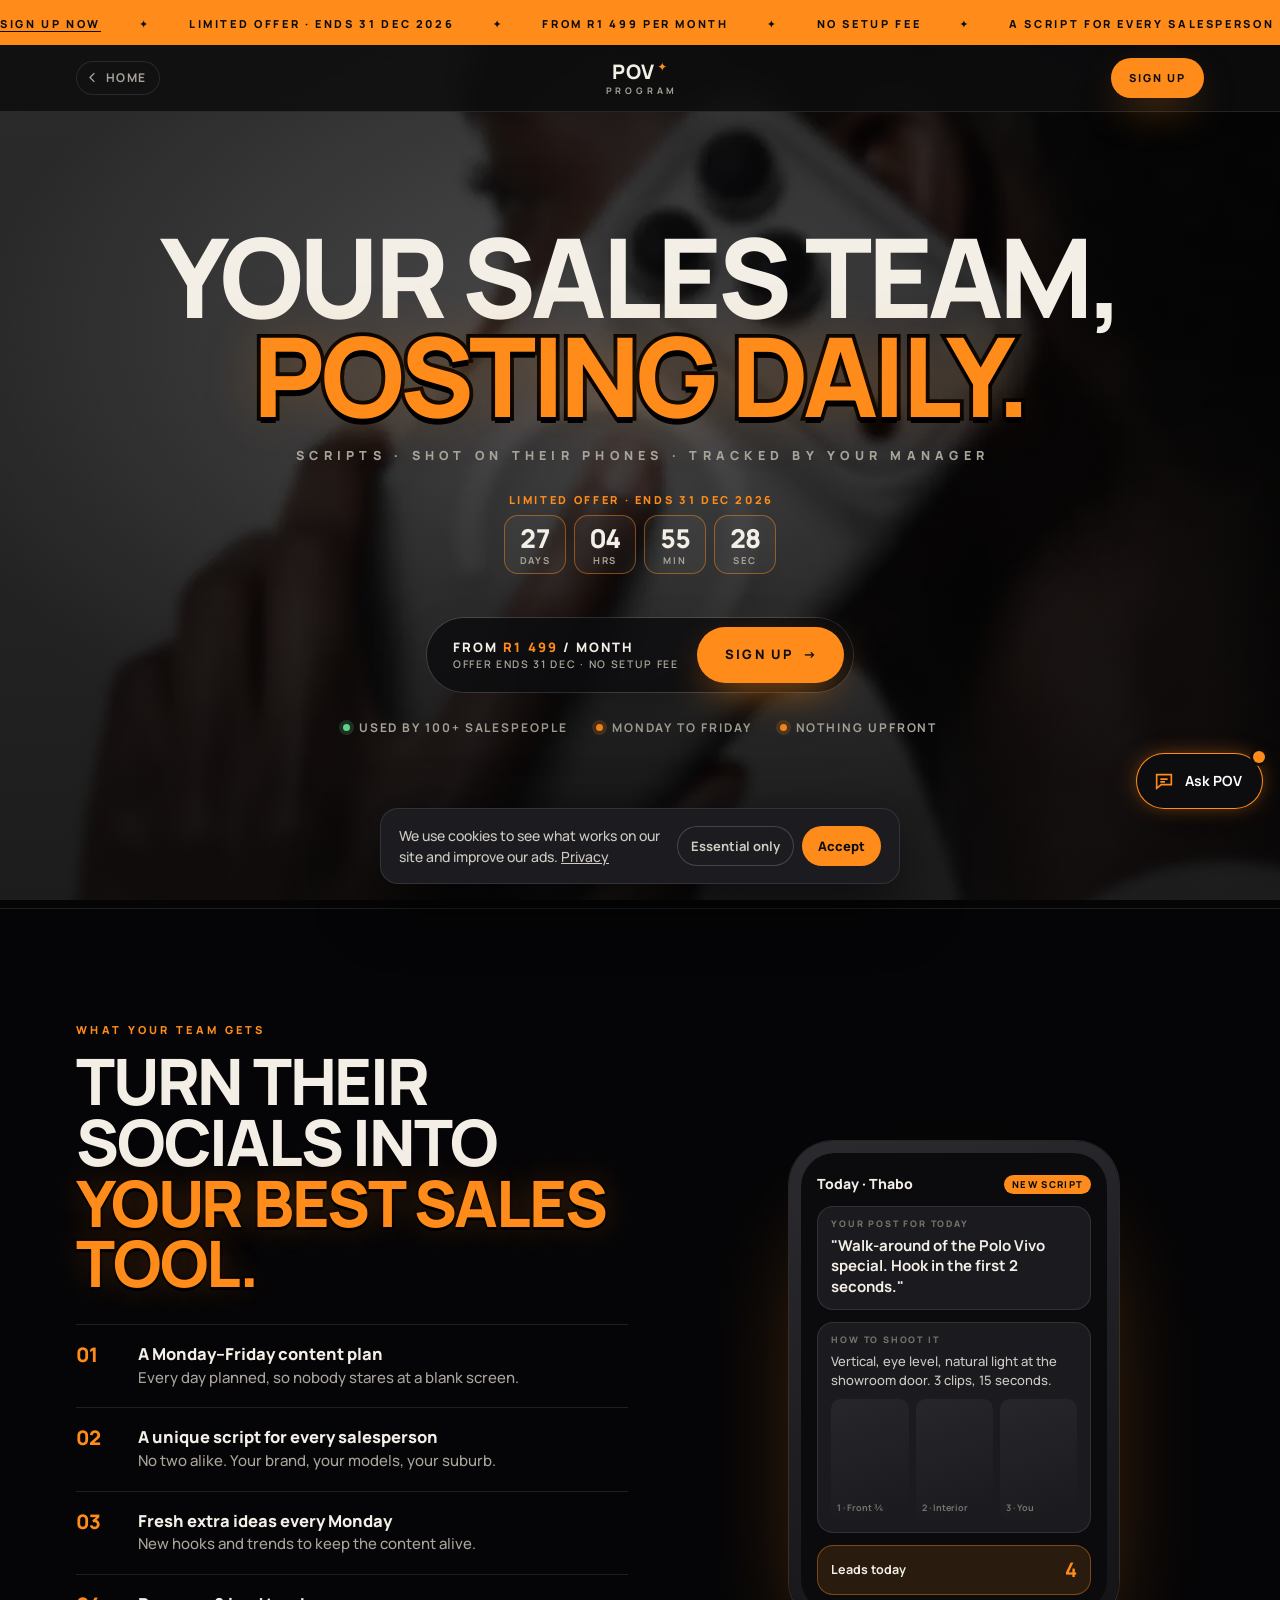
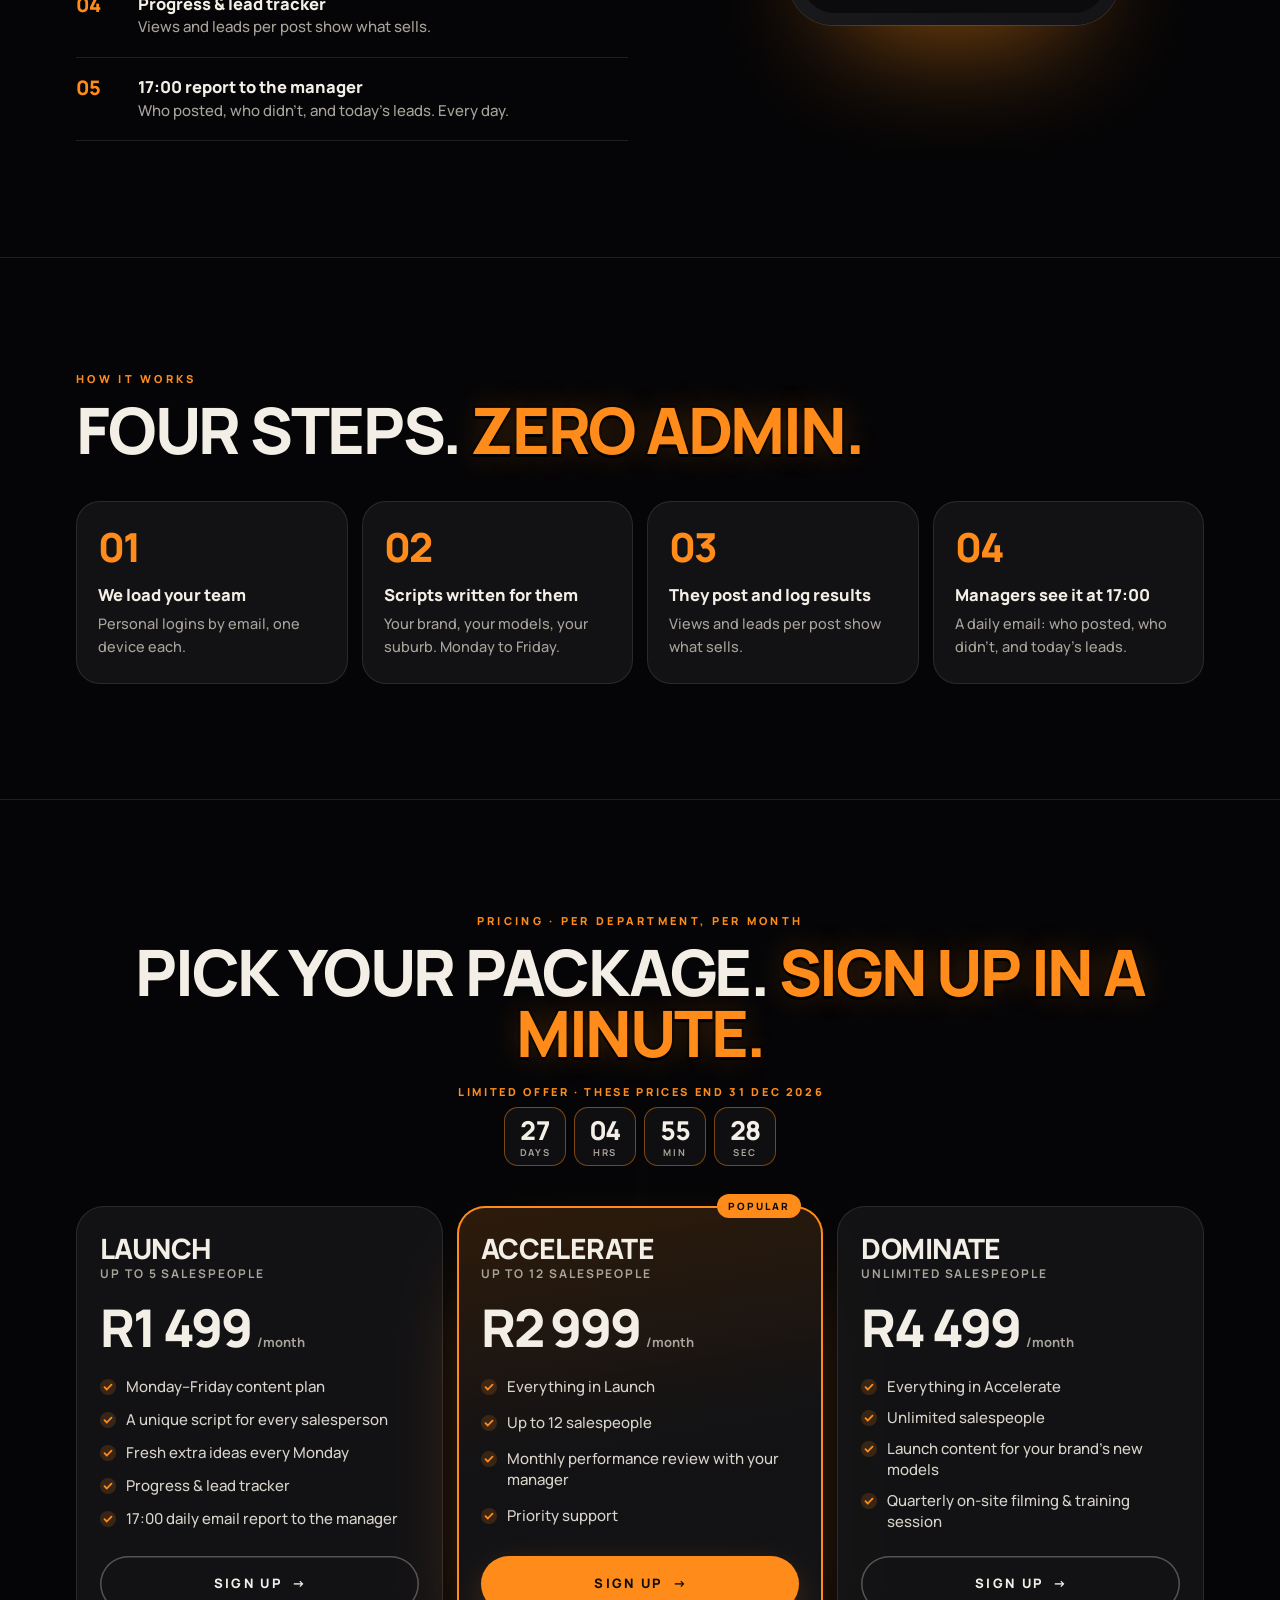
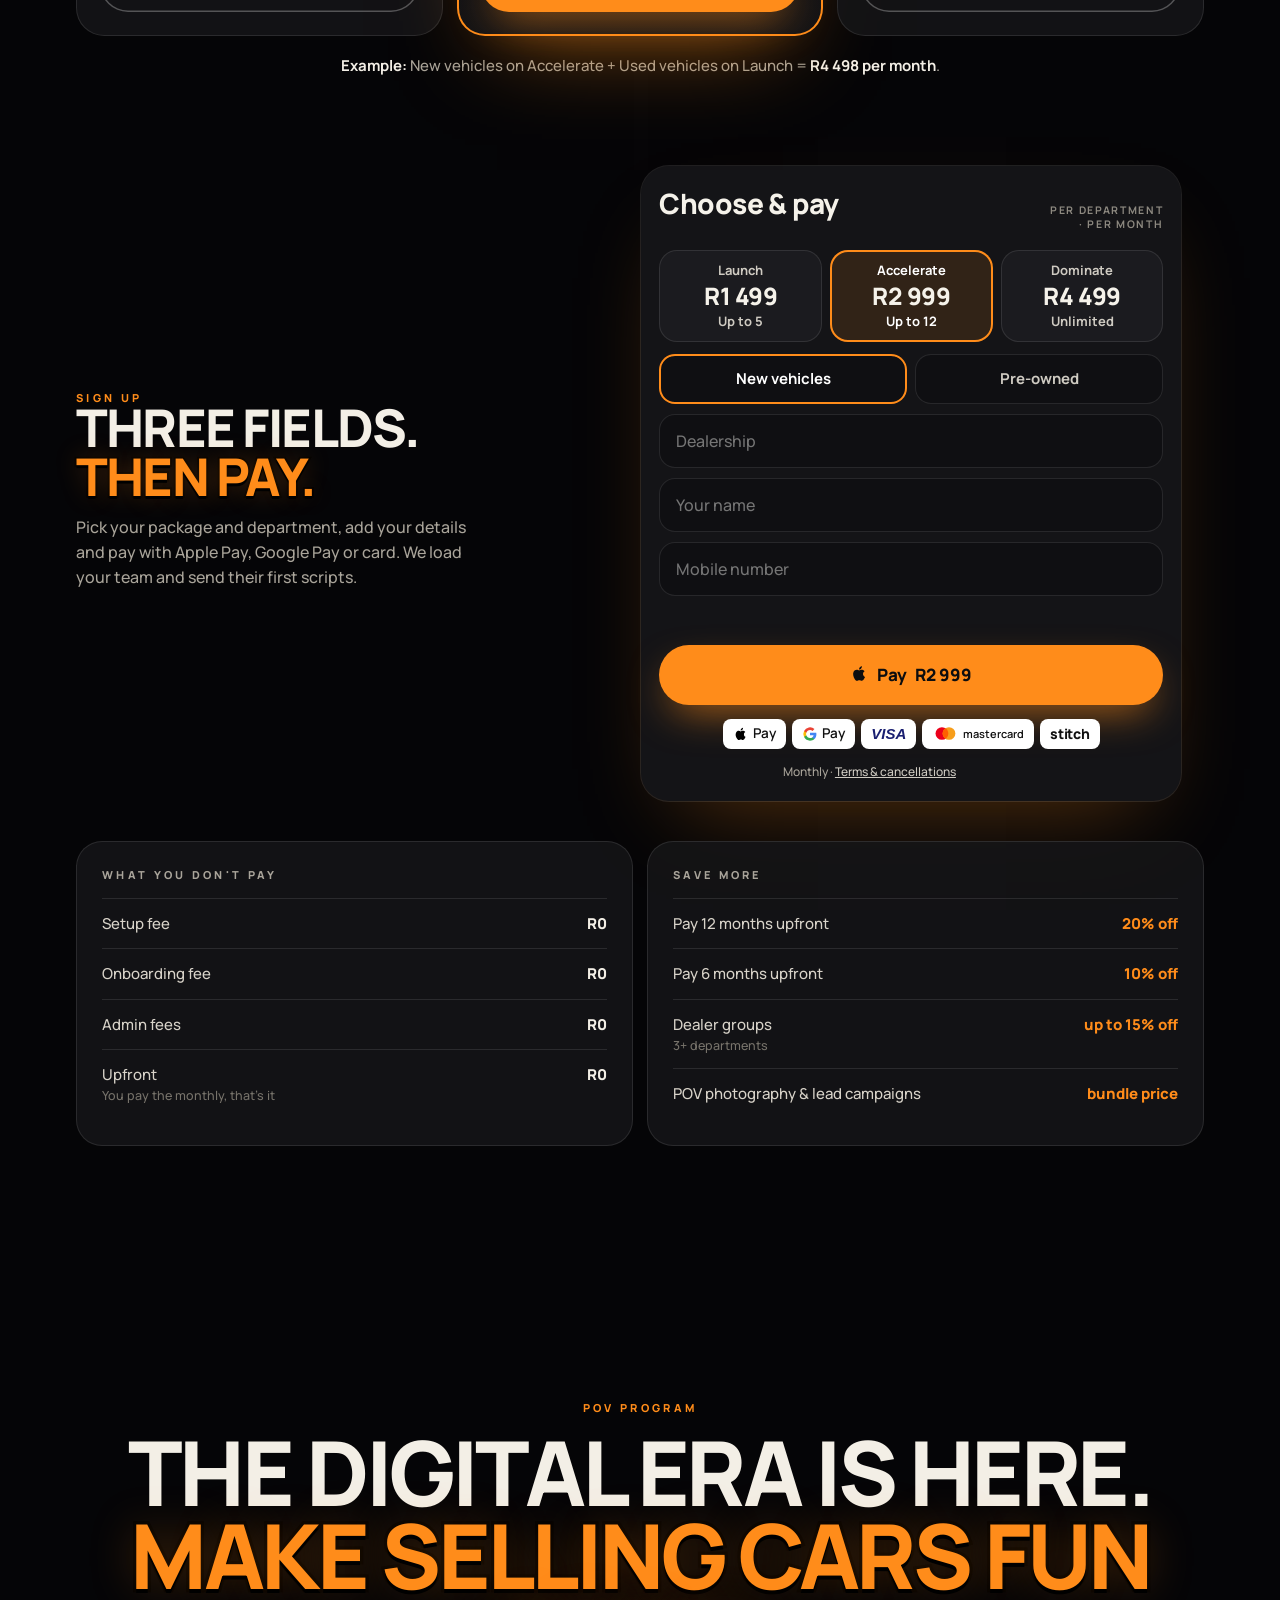
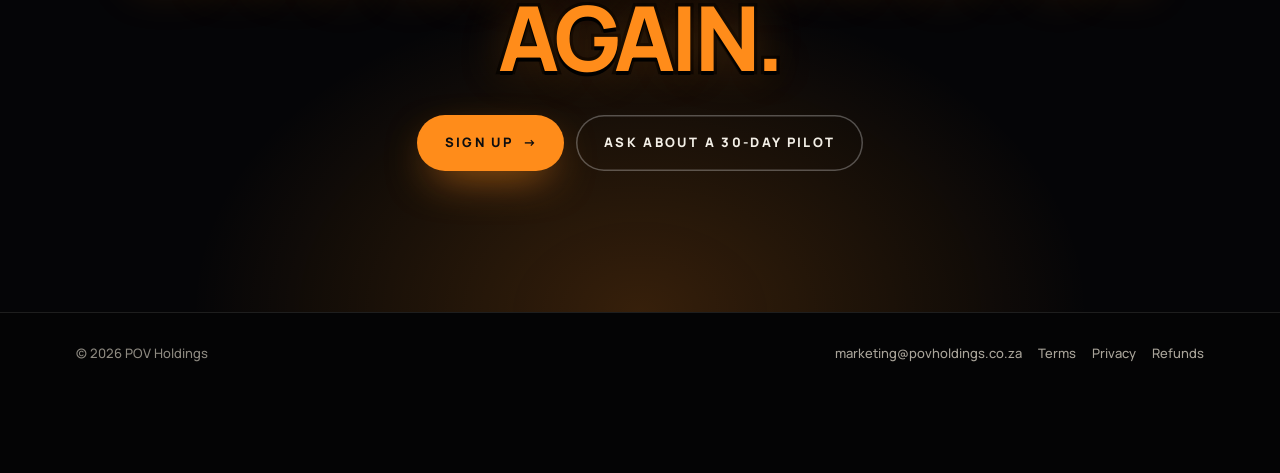
<file: program/index.html>
<!doctype html>
<html lang="en">
<head>
<meta charset="utf-8">
<meta name="viewport" content="width=device-width,initial-scale=1,viewport-fit=cover">
<title>POV Program · Your sales team, posting daily</title>
<script src="../track.js"></script>
<meta name="description" content="A Monday–Friday content plan with a script for every salesperson, lead tracking and a 17:00 report to the manager. From R1 499 per department per month. No setup fee.">
<link rel="canonical" href="https://pointofviewholdings.co.za/program/">
<meta property="og:type" content="website">
<meta property="og:site_name" content="POV Holdings">
<meta property="og:title" content="POV Program · Your sales team, posting daily">
<meta property="og:description" content="A script for every salesperson, Monday to Friday. From R1 499 per department per month. No setup fee.">
<meta property="og:url" content="https://pointofviewholdings.co.za/program/">
<meta property="og:image" content="https://pointofviewholdings.co.za/work/og-program4.jpg">
<meta property="og:image:width" content="1200">
<meta property="og:image:height" content="630">
<meta name="twitter:card" content="summary_large_image">
<meta name="theme-color" content="#ff8c1a">
<link rel="preconnect" href="https://fonts.googleapis.com"><link rel="preconnect" href="https://fonts.gstatic.com" crossorigin>
<link rel="stylesheet" href="https://fonts.googleapis.com/css2?family=Cormorant+Garamond:ital,wght@0,500;0,600;1,500;1,600&family=Manrope:wght@400;500;600;700;800&display=swap">
<link rel="preload" as="image" href="../work/program-bg.webp" imagesrcset="../work/program-bg-sm.webp 800w, ../work/program-bg.webp 1400w" imagesizes="100vw">
<script>
/* Stitch payment links (Apple Pay, card). Paste each package's link here when Stitch is live. */
window.POV_PROGRAM_PAY={launch:'',accelerate:'',dominate:''};
</script>
<style>
:root{--bg:#0d0d0f;--tile:rgba(21,21,24,.86);--tile2:#1b1b1f;--ink:#f3efe6;--grey:#a9a49a;--dim:#77736b;--hair:rgba(255,255,255,.1);--o:#ff8c1a;
  --serif:"Cormorant Garamond",Georgia,serif;--sans:Manrope,system-ui,-apple-system,sans-serif;--gl:max(16px,env(safe-area-inset-left));--gr:max(16px,env(safe-area-inset-right))}
*{box-sizing:border-box}html{-webkit-text-size-adjust:100%;scroll-behavior:smooth;scroll-padding-top:110px}
body{margin:0;background:#050506;color:var(--ink);font:500 16px/1.55 var(--sans);-webkit-font-smoothing:antialiased;overflow-x:hidden}
a{color:inherit}h1,h2,h3,p{margin:0}em{font-style:italic;color:var(--o)}
.w{max-width:1160px;margin:0 auto;padding-left:var(--gl);padding-right:var(--gr)}
.k{font:800 11px/1 var(--sans);letter-spacing:.3em;text-transform:uppercase;color:var(--grey)}
.k.o{color:var(--o)}
.h2{font:800 clamp(34px,5vw,68px)/.95 var(--sans);text-transform:uppercase;letter-spacing:-.035em;margin-top:16px}
.h2 em,.hero h1 em,.pay h3 em,.close h2 em{font-style:normal;color:var(--o);-webkit-text-stroke:.07em #000;paint-order:stroke fill;text-shadow:0 .05em 0 #000,0 0 .5em rgba(255,140,26,.25)}
.sub{color:var(--grey);font-size:clamp(15.5px,1.4vw,17.5px);max-width:560px;margin-top:16px}
.btn{display:inline-flex;align-items:center;justify-content:center;gap:10px;height:56px;padding:0 28px;border-radius:999px;border:0;cursor:pointer;font:800 13px/1 var(--sans);letter-spacing:.18em;text-transform:uppercase;text-decoration:none;white-space:nowrap;transition:transform .2s,background .2s,color .2s,box-shadow .2s;-webkit-tap-highlight-color:transparent}
.btn:active{transform:scale(.98)}.btn i{font-style:normal;letter-spacing:0}
.btn.solid{background:var(--o);color:#0d0d0f;box-shadow:0 16px 44px -14px rgba(255,140,26,.75)}
.btn.solid:hover{background:#ffa246}
.btn.line{color:var(--ink);box-shadow:inset 0 0 0 1.5px rgba(255,255,255,.28)}
.btn.line:hover{box-shadow:inset 0 0 0 1.5px var(--o);color:var(--o)}

/* running sign-up ticker */
.ticker{display:block;background:var(--o);color:#0d0d0f;overflow:hidden;white-space:nowrap;padding:10px 0;text-decoration:none;position:relative;z-index:41}
.ticker div{display:inline-flex;gap:38px;padding-right:38px;animation:tick 30s linear infinite;font:800 11px/1 var(--sans);letter-spacing:.24em;text-transform:uppercase}
.ticker span::after{content:"✦";margin-left:38px}
.ticker b{font-weight:800;text-decoration:underline;text-underline-offset:3px}
@keyframes tick{to{transform:translateX(-50%)}}
@media (prefers-reduced-motion:reduce){.ticker div{animation:none}}

/* header */
.sh{position:sticky;top:0;z-index:40;background:rgba(13,13,15,.86);backdrop-filter:blur(14px);-webkit-backdrop-filter:blur(14px);border-bottom:1px solid var(--hair)}
.sh .w{display:grid;grid-template-columns:1fr auto 1fr;align-items:center;height:66px}
.sh a{text-decoration:none}
.back{display:inline-flex;align-items:center;gap:6px;justify-self:start;height:34px;padding:0 13px 0 9px;border-radius:999px;font:700 12px/1 var(--sans);letter-spacing:.12em;text-transform:uppercase;color:var(--grey);box-shadow:inset 0 0 0 1px var(--hair)}
.back svg{width:15px;height:15px;fill:none;stroke:currentColor;stroke-width:2.2}
.back:hover{color:var(--ink)}
.brand{display:grid;justify-items:center;gap:4px;line-height:1}
.brand b{font:800 20px/1 var(--sans);letter-spacing:.06em}.brand b i{font-style:normal;color:var(--o);font-size:12px;vertical-align:super;margin-left:2px}
.brand small{font:700 9px/1 var(--sans);letter-spacing:.42em;color:var(--grey);padding-left:.42em}
.sh .btn{justify-self:end;height:40px;padding:0 18px;font-size:11px}

/* hero */
.bg{position:fixed;inset:0;z-index:-1;overflow:hidden;background:#050506}
.bg img{position:absolute;inset:-4%;width:108%;height:108%;object-fit:cover;object-position:50% 48%;transform:scale(1.04)}
.bg::after{content:"";position:absolute;inset:0;background:radial-gradient(70% 60% at 50% 45%,transparent,rgba(5,5,6,.55) 80%),linear-gradient(180deg,rgba(5,5,6,.25),rgba(5,5,6,.55))}
.hero{position:relative;text-align:center;min-height:calc(100svh - 104px);display:flex;flex-direction:column;justify-content:center;padding-bottom:20px}
.hero-copy{position:relative;z-index:2;padding:clamp(30px,4vw,56px) 16px 0;will-change:transform}
.hero h1{font:800 clamp(42px,8.6vw,124px)/.9 var(--sans);text-transform:uppercase;letter-spacing:-.04em}
.hero h1 span{display:block}
.hero .tag{margin-top:clamp(14px,1.8vw,22px);font:800 clamp(10.5px,1vw,12.5px)/1.5 var(--sans);letter-spacing:.42em;text-transform:uppercase;color:var(--grey);padding-left:.42em}
.hero-cta{position:relative;z-index:3;display:inline-flex;align-items:center;gap:18px;margin:clamp(26px,3.4vw,44px) auto 0;padding:9px 9px 9px 26px;border-radius:999px;background:rgba(13,13,15,.84);backdrop-filter:blur(12px);-webkit-backdrop-filter:blur(12px);box-shadow:0 0 0 1px rgba(255,255,255,.14),0 30px 70px -30px rgba(0,0,0,.9)}
.hero-cta p{font:800 13px/1.1 var(--sans);letter-spacing:.16em;text-transform:uppercase;text-align:left}
.hero-cta p span{color:var(--o)}.hero-cta p small{display:block;margin-top:5px;font:600 10.5px/1 var(--sans);letter-spacing:.16em;color:var(--grey)}
.proof{display:flex;justify-content:center;flex-wrap:wrap;gap:10px 28px;padding:30px 16px clamp(56px,7vw,90px)}
.proof span{display:inline-flex;align-items:center;gap:9px;font:700 12px/1 var(--sans);letter-spacing:.16em;text-transform:uppercase;color:var(--grey)}
.proof span::before{content:"";width:7px;height:7px;border-radius:50%;background:var(--o);box-shadow:0 0 0 4px rgba(255,140,26,.18)}
.proof .live::before{background:#5fd38a;box-shadow:0 0 0 4px rgba(95,211,138,.18)}

section{position:relative}
.sec{padding:clamp(64px,9vw,120px) 0;border-top:1px solid var(--hair);background:rgba(8,8,10,.42)}

/* what they get + phone */
.get{display:grid;grid-template-columns:1.05fr .95fr;gap:clamp(30px,6vw,80px);align-items:center}
.list{list-style:none;padding:0;margin:30px 0 0;display:grid;gap:0}
.list li{display:grid;grid-template-columns:48px 1fr;gap:14px;align-items:start;padding:18px 0;border-top:1px solid var(--hair)}
.list li:last-child{border-bottom:1px solid var(--hair)}
.list b{display:block;font:800 16.5px/1.3 var(--sans)}.list span{color:var(--grey);font-size:15px}
.list i{font:800 20px/1 var(--sans);font-style:normal;color:var(--o);padding-top:2px}
.phone{justify-self:center;width:min(330px,86vw);border-radius:44px;padding:12px;background:linear-gradient(160deg,#2a2a2f,#141417);box-shadow:0 0 0 1px rgba(255,255,255,.12),0 60px 120px -50px rgba(255,140,26,.55);position:relative}
.scr{border-radius:34px;background:#0b0b0d;padding:22px 16px 18px;overflow:hidden}
.scr-h{display:flex;justify-content:space-between;align-items:center;font:800 14px/1 var(--sans)}
.scr-h em{font:800 9.5px/1 var(--sans);font-style:normal;letter-spacing:.14em;text-transform:uppercase;color:#0d0d0f;background:var(--o);padding:5px 8px;border-radius:999px}
.card{margin-top:12px;padding:13px 14px;border-radius:16px;background:var(--tile2);box-shadow:inset 0 0 0 1px var(--hair)}
.card small{display:block;font:800 9px/1 var(--sans);letter-spacing:.2em;text-transform:uppercase;color:var(--dim);margin-bottom:8px}
.card p{font:700 15px/1.35 var(--sans);color:var(--ink)}
.card .tx{font:500 13px/1.45 var(--sans);font-style:normal;color:#cfcbc2}
.shots{display:grid;grid-template-columns:repeat(3,1fr);gap:7px;margin-top:2px}
.shots div{aspect-ratio:9/14;border-radius:10px;background:linear-gradient(160deg,#26262b,#1a1a1e);display:flex;align-items:flex-end;padding:6px;font:700 9px/1.2 var(--sans);color:var(--dim)}
.rep{display:flex;justify-content:space-between;align-items:center;margin-top:12px;padding:12px 14px;border-radius:16px;background:rgba(255,140,26,.12);box-shadow:inset 0 0 0 1px rgba(255,140,26,.4);font:700 12.5px/1.3 var(--sans)}
.rep b{color:var(--o);font-size:20px}

/* steps */
.steps{display:grid;grid-template-columns:repeat(4,minmax(0,1fr));gap:14px;margin-top:40px}
.step{padding:26px 22px;border-radius:24px;background:var(--tile);box-shadow:inset 0 0 0 1px var(--hair)}
.step i{display:block;font:800 40px/1 var(--sans);font-style:normal;letter-spacing:-.04em;color:var(--o)}
.step b{display:block;margin-top:18px;font:800 16.5px/1.25 var(--sans)}
.step span{display:block;margin-top:8px;color:var(--grey);font-size:14.5px}

/* pricing */
.tiers{display:grid;grid-template-columns:repeat(3,minmax(0,1fr));gap:14px;margin-top:40px;align-items:stretch}
.tier{display:flex;flex-direction:column;padding:28px 24px 24px;border-radius:28px;background:var(--tile);box-shadow:inset 0 0 0 1px var(--hair);position:relative}
.tier.pop{background:linear-gradient(170deg,rgba(255,140,26,.16),var(--tile) 55%);box-shadow:inset 0 0 0 2px var(--o),0 40px 90px -40px rgba(255,140,26,.55)}
.tier .badge{position:absolute;top:-12px;right:22px;background:var(--o);color:#0d0d0f;font:800 10px/1 var(--sans);letter-spacing:.2em;text-transform:uppercase;padding:7px 11px;border-radius:999px}
.tier h3{font:800 28px/1 var(--sans);text-transform:uppercase;letter-spacing:-.02em}
.tier .who{margin-top:6px;font:700 12px/1 var(--sans);letter-spacing:.16em;text-transform:uppercase;color:var(--grey)}
.tier .amt{display:flex;align-items:baseline;gap:6px;margin-top:22px;font:800 clamp(40px,4.4vw,52px)/1 var(--sans);letter-spacing:-.04em}
.tier .amt small{font:700 13px/1 var(--sans);letter-spacing:0;color:var(--grey)}
.tier ul{list-style:none;padding:0;margin:22px 0 24px;display:grid;gap:10px;flex:1}
.tier li{position:relative;padding-left:26px;color:#d8d3c9;font-size:15px;line-height:1.4}
.tier li::before{content:"";position:absolute;left:0;top:3px;width:16px;height:16px;border-radius:50%;background:rgba(255,140,26,.16) url("data:image/svg+xml,%3Csvg xmlns='http://www.w3.org/2000/svg' viewBox='0 0 16 16'%3E%3Cpath d='M4.5 8.2l2.3 2.3 4.7-4.9' fill='none' stroke='%23ff8c1a' stroke-width='1.8' stroke-linecap='round' stroke-linejoin='round'/%3E%3C/svg%3E") center/16px no-repeat}
.tier .btn{width:100%}
.note{margin-top:18px;text-align:center;color:var(--grey);font-size:15px}.note b{color:var(--ink)}
.pay{display:grid;grid-template-columns:.9fr 1.1fr;gap:clamp(24px,5vw,64px);align-items:center;margin-top:clamp(50px,7vw,90px)}
.pay h3{font:800 clamp(32px,4.2vw,52px)/.95 var(--sans);text-transform:uppercase;letter-spacing:-.035em}
.pay p{color:var(--grey);margin-top:14px;max-width:420px}

.two{display:grid;grid-template-columns:1fr 1fr;gap:14px;margin-top:40px}
.box{padding:28px 26px;border-radius:26px;background:var(--tile);box-shadow:inset 0 0 0 1px var(--hair)}
.box dl{margin:18px 0 0;display:grid}
.box dl div{display:flex;justify-content:space-between;align-items:baseline;gap:14px;padding:13px 0;border-top:1px solid var(--hair)}
.box dt{color:#d8d3c9;font-size:15px}.box dd{margin:0;font:800 15px/1.2 var(--sans);color:var(--o);white-space:nowrap}
.box .no dd{color:var(--ink)}
.box dt small{display:block;color:var(--dim);font-size:12.5px}

/* close */
.close{text-align:center;padding:clamp(80px,11vw,150px) 16px;background:radial-gradient(50% 70% at 50% 100%,rgba(255,140,26,.2),transparent 70%),rgba(8,8,10,.3)}
.close h2{font:800 clamp(38px,7vw,100px)/.92 var(--sans);text-transform:uppercase;letter-spacing:-.04em}
.close h2 em{display:block}
.close .row{display:flex;justify-content:center;flex-wrap:wrap;gap:12px;margin-top:36px}
footer{border-top:1px solid var(--hair);padding:30px 0 110px;color:#8d8980;font-size:13px;background:rgba(5,5,6,.85)}
footer .w{display:flex;justify-content:space-between;flex-wrap:wrap;gap:12px}
footer nav{display:flex;flex-wrap:wrap;gap:8px 16px}footer a{color:var(--grey);text-decoration:none}footer a:hover{color:var(--ink)}

/* sticky sign-up bar (phones) */
.sbar{position:fixed;left:10px;right:10px;bottom:calc(10px + env(safe-area-inset-bottom));z-index:50;display:none;align-items:center;justify-content:space-between;gap:12px;padding:9px 9px 9px 20px;border-radius:999px;background:rgba(18,18,21,.94);backdrop-filter:blur(12px);-webkit-backdrop-filter:blur(12px);box-shadow:0 0 0 1px rgba(255,255,255,.12),0 20px 50px -20px #000;transform:translateY(140%);transition:transform .35s cubic-bezier(.2,.7,.2,1)}
.sbar b{display:block;font:800 14px/1.1 var(--sans)}.sbar small{color:var(--grey);font-size:12px}
.sbar .btn{height:46px;padding:0 20px;font-size:11.5px}
.sbar.on{transform:none}

.rv{opacity:0;transform:translateY(24px);transition:opacity .9s ease,transform .9s cubic-bezier(.2,.7,.2,1)}
.rv.in{opacity:1;transform:none}
@media (prefers-reduced-motion:reduce){.rv{opacity:1;transform:none;transition:none}}

@media (max-width:960px){.get,.pay{grid-template-columns:1fr}.steps{grid-template-columns:1fr 1fr}.tiers{grid-template-columns:1fr;max-width:520px;margin-left:auto;margin-right:auto}.tier.pop{order:-1}}
@media (max-width:640px){
  .sh .w{height:60px}.brand b{font-size:17px}.brand small{font-size:8px}.sh .btn{padding:0 14px}.back span{display:none}.back{padding:0 9px}
  .hero-cta{flex-direction:column;gap:12px;padding:16px 16px 14px;border-radius:26px;width:calc(100% - 32px);max-width:380px}
  .hero-cta p{text-align:center}.hero-cta .btn{width:100%}
  .steps{grid-template-columns:1fr}.two{grid-template-columns:1fr}
  .sbar{display:flex}
  body .pa-btn{bottom:calc(84px + env(safe-area-inset-bottom))!important;transition:opacity .3s}
  body:not(.sb) .pa-btn{opacity:0;pointer-events:none}
  .proof{gap:12px 18px}.proof span{font-size:10.5px}
}

.cd{display:inline-grid;justify-items:center;gap:10px;margin-top:clamp(18px,2.4vw,28px)}
.cd p{font:800 11px/1 var(--sans);letter-spacing:.24em;text-transform:uppercase;color:var(--o);padding-left:.24em}
.cd div{display:flex;gap:8px}
.cd span{display:grid;justify-items:center;gap:5px;min-width:62px;padding:10px 6px 8px;border-radius:14px;background:rgba(255,255,255,.04);box-shadow:inset 0 0 0 1px rgba(255,140,26,.45)}
.cd b{font:800 26px/1 var(--sans);letter-spacing:-.02em;font-variant-numeric:tabular-nums}
.cd i{font:700 9.5px/1 var(--sans);font-style:normal;letter-spacing:.18em;text-transform:uppercase;color:var(--grey)}
.cd-s{display:grid;margin:22px auto 0}
@media (max-width:640px){
  .hero-copy{padding-top:30px}.hero h1{font-size:clamp(38px,11.4vw,52px)}.hero .tag{letter-spacing:.26em;font-size:9.5px}
  .cd{margin-top:16px;gap:8px}.cd span{min-width:58px;padding:8px 4px 7px}.cd b{font-size:22px}.cd p{font-size:10px;letter-spacing:.18em}
  .hero{min-height:calc(100svh - 96px)}.hero-cta{margin-top:24px}
  .proof{padding:20px 12px 40px}
}
</style>
</head>
<body>
<a class="ticker" href="#pricing" aria-label="Sign up to POV Program"><div>
<span><b>Sign up now</b></span><span>Limited offer · ends 31 Dec 2026</span><span>From R1 499 per month</span><span>No setup fee</span><span>A script for every salesperson</span><span>17:00 report to your manager</span><span>Used by 100+ salespeople</span>
<span><b>Sign up now</b></span><span>Limited offer · ends 31 Dec 2026</span><span>From R1 499 per month</span><span>No setup fee</span><span>A script for every salesperson</span><span>17:00 report to your manager</span><span>Used by 100+ salespeople</span>
</div></a>
<header class="sh"><div class="w">
  <a class="back" href="../index.html?home=1" aria-label="Back to POV Holdings home"><svg viewBox="0 0 24 24" aria-hidden="true"><path d="M15 5l-7 7 7 7"/></svg><span>Home</span></a>
  <a class="brand" href="#top" aria-label="POV Program"><b>POV<i>✦</i></b><small>PROGRAM</small></a>
  <a class="btn solid" href="#pricing">Sign up</a>
</div></header>

<div class="bg" aria-hidden="true"><img src="../work/program-bg.webp" srcset="../work/program-bg-sm.webp 800w, ../work/program-bg.webp 1400w" sizes="100vw" alt="" fetchpriority="high"></div>
<main id="top">
  <section class="hero">
    <div class="hero-copy">
      <h1><span>Your sales team,</span><span><em>posting daily.</em></span></h1>
      <p class="tag">Scripts · Shot on their phones · Tracked by your manager</p>
      <div class="cd" data-cd><p>Limited offer · ends 31 Dec 2026</p><div><span><b data-u="d">00</b><i>days</i></span><span><b data-u="h">00</b><i>hrs</i></span><span><b data-u="m">00</b><i>min</i></span><span><b data-u="s">00</b><i>sec</i></span></div></div>
    </div>
    <div class="hero-cta"><p>From <span>R1 499</span> / month<small>Offer ends 31 Dec · no setup fee</small></p><a class="btn solid" href="#pricing">Sign up <i>→</i></a></div>
    <div class="proof"><span class="live">Used by 100+ salespeople</span><span>Monday to Friday</span><span>Nothing upfront</span></div>
  </section>

  <section class="sec"><div class="w get">
    <div class="rv">
      <p class="k o">What your team gets</p>
      <h2 class="h2">Turn their socials into <em>your best sales tool.</em></h2>
      <ul class="list">
        <li><i>01</i><div><b>A Monday–Friday content plan</b><span>Every day planned, so nobody stares at a blank screen.</span></div></li>
        <li><i>02</i><div><b>A unique script for every salesperson</b><span>No two alike. Your brand, your models, your suburb.</span></div></li>
        <li><i>03</i><div><b>Fresh extra ideas every Monday</b><span>New hooks and trends to keep the content alive.</span></div></li>
        <li><i>04</i><div><b>Progress &amp; lead tracker</b><span>Views and leads per post show what sells.</span></div></li>
        <li><i>05</i><div><b>17:00 report to the manager</b><span>Who posted, who didn't, and today's leads. Every day.</span></div></li>
      </ul>
    </div>
    <div class="phone rv" aria-hidden="true"><div class="scr">
      <div class="scr-h">Today · Thabo<em>New script</em></div>
      <div class="card"><small>Your post for today</small><p>"Walk-around of the Polo Vivo special. Hook in the first 2 seconds."</p></div>
      <div class="card"><small>How to shoot it</small><p class="tx">Vertical, eye level, natural light at the showroom door. 3 clips, 15 seconds.</p><div class="shots" style="margin-top:10px"><div>1 · Front ¾</div><div>2 · Interior</div><div>3 · You</div></div></div>
      <div class="rep"><span>Leads today</span><b>4</b></div>
    </div></div>
  </div></section>

  <section class="sec"><div class="w">
    <div class="rv"><p class="k o">How it works</p><h2 class="h2">Four steps. <em>Zero admin.</em></h2></div>
    <div class="steps rv">
      <div class="step"><i>01</i><b>We load your team</b><span>Personal logins by email, one device each.</span></div>
      <div class="step"><i>02</i><b>Scripts written for them</b><span>Your brand, your models, your suburb. Monday to Friday.</span></div>
      <div class="step"><i>03</i><b>They post and log results</b><span>Views and leads per post show what sells.</span></div>
      <div class="step"><i>04</i><b>Managers see it at 17:00</b><span>A daily email: who posted, who didn't, and today's leads.</span></div>
    </div>
  </div></section>

  <section class="sec" id="pricing"><div class="w">
    <div class="rv" style="text-align:center"><p class="k o">Pricing · per department, per month</p><h2 class="h2">Pick your package. <em>Sign up in a minute.</em></h2><div class="cd cd-s" data-cd><p>Limited offer · these prices end 31 Dec 2026</p><div><span><b data-u="d">00</b><i>days</i></span><span><b data-u="h">00</b><i>hrs</i></span><span><b data-u="m">00</b><i>min</i></span><span><b data-u="s">00</b><i>sec</i></span></div></div></div>
    <div class="tiers rv">
      <article class="tier"><h3>Launch</h3><p class="who">Up to 5 salespeople</p><p class="amt">R1 499<small>/month</small></p>
        <ul><li>Monday–Friday content plan</li><li>A unique script for every salesperson</li><li>Fresh extra ideas every Monday</li><li>Progress &amp; lead tracker</li><li>17:00 daily email report to the manager</li></ul>
        <a class="btn line" href="#pay" data-pick="launch">Sign up <i>→</i></a></article>
      <article class="tier pop"><span class="badge">Popular</span><h3>Accelerate</h3><p class="who">Up to 12 salespeople</p><p class="amt">R2 999<small>/month</small></p>
        <ul><li>Everything in Launch</li><li>Up to 12 salespeople</li><li>Monthly performance review with your manager</li><li>Priority support</li></ul>
        <a class="btn solid" href="#pay" data-pick="accelerate">Sign up <i>→</i></a></article>
      <article class="tier"><h3>Dominate</h3><p class="who">Unlimited salespeople</p><p class="amt">R4 499<small>/month</small></p>
        <ul><li>Everything in Accelerate</li><li>Unlimited salespeople</li><li>Launch content for your brand's new models</li><li>Quarterly on-site filming &amp; training session</li></ul>
        <a class="btn line" href="#pay" data-pick="dominate">Sign up <i>→</i></a></article>
    </div>
    <p class="note rv"><b>Example:</b> New vehicles on Accelerate + Used vehicles on Launch = <b>R4 498 per month</b>.</p>

    <div class="pay" id="pay">
      <div class="rv"><p class="k o">Sign up</p><h3>Three fields. <em>Then pay.</em></h3><p>Pick your package and department, add your details and pay with Apple Pay, Google Pay or card. We load your team and send their first scripts.</p></div>
      <div class="rv" data-pov-pay data-tier="accelerate"></div>
    </div>

    <div class="two">
      <div class="box rv"><p class="k">What you don't pay</p><dl class="no"><div><dt>Setup fee</dt><dd>R0</dd></div><div><dt>Onboarding fee</dt><dd>R0</dd></div><div><dt>Admin fees</dt><dd>R0</dd></div><div><dt>Upfront<small>You pay the monthly, that's it</small></dt><dd>R0</dd></div></dl></div>
      <div class="box rv"><p class="k">Save more</p><dl><div><dt>Pay 12 months upfront</dt><dd>20% off</dd></div><div><dt>Pay 6 months upfront</dt><dd>10% off</dd></div><div><dt>Dealer groups<small>3+ departments</small></dt><dd>up to 15% off</dd></div><div><dt>POV photography &amp; lead campaigns</dt><dd>bundle price</dd></div></dl></div>
    </div>
  </div></section>

  <section class="close">
    <p class="k o">POV Program</p>
    <h2 style="margin-top:18px">The digital era is here. <em>Make selling cars fun again.</em></h2>
    <div class="row"><a class="btn solid" href="#pricing">Sign up <i>→</i></a><a class="btn line" href="https://wa.me/27786880944?text=Hi%20POV%2C%20I%27d%20like%20to%20ask%20about%20a%2030-day%20POV%20Program%20pilot%20for%20our%20department." target="_blank" rel="noopener">Ask about a 30-day pilot</a></div>
  </section>
</main>

<footer><div class="w"><span>© 2026 POV Holdings</span><nav><a href="mailto:marketing@povholdings.co.za">marketing@povholdings.co.za</a><a href="../legal.html#terms">Terms</a><a href="../legal.html#privacy">Privacy</a><a href="../legal.html#refunds">Refunds</a></nav></div></footer>

<div class="sbar" id="sbar"><div><b>POV Program</b><small>From R1 499 / month · offer ends 31 Dec</small></div><a class="btn solid" href="#pricing">Sign up</a></div>

<script>
(function(){try{if(window.gtag)gtag('event','view_item',{item_name:'POV Program'});if(window.fbq)fbq('track','ViewContent')}catch(_){}
  var bar=document.getElementById('sbar'),pr=document.getElementById('pay'),inP=false;
  new IntersectionObserver(function(es){inP=es[0].isIntersecting;sync()},{threshold:.15}).observe(pr);
  function sync(){var on=scrollY>420&&!inP;bar.classList.toggle('on',on);document.body.classList.toggle('sb',scrollY>420)}addEventListener('scroll',sync,{passive:true});
  var io=new IntersectionObserver(function(es){es.forEach(function(e){if(e.isIntersecting){e.target.classList.add('in');io.unobserve(e.target)}})},{rootMargin:'0px 0px -8% 0px'});
  document.querySelectorAll('.rv').forEach(function(el){io.observe(el)});
})();
</script>
<script>(function(){var end=new Date('2027-01-01T00:00:00+02:00').getTime(),els=[].slice.call(document.querySelectorAll('[data-cd]'));if(!els.length)return;
  var p=function(n){return n<10?'0'+n:''+n};
  function t(){var d=Math.floor((end-Date.now())/1000);if(d<=0){els.forEach(function(e){e.hidden=true});return}
    els.forEach(function(e){e.querySelector('[data-u=d]').textContent=p(Math.floor(d/86400));e.querySelector('[data-u=h]').textContent=p(Math.floor(d%86400/3600));e.querySelector('[data-u=m]').textContent=p(Math.floor(d%3600/60));e.querySelector('[data-u=s]').textContent=p(d%60)})}
  t();setInterval(t,1000)})();</script>
<script>(function(){var h=document.querySelector('.hero-copy'),c=document.querySelector('.hero-cta'),pr=document.querySelector('.proof');if(!h||matchMedia('(prefers-reduced-motion: reduce)').matches)return;var tk=false;
  function f(){tk=false;var y=scrollY,H=innerHeight;if(y>H*1.2)return;var k=Math.min(1,y/(H*.8));h.style.transform='translate3d(0,'+(-y*.35).toFixed(1)+'px,0)';h.style.opacity=(1-k*.9).toFixed(3);c.style.transform='translate3d(0,'+(-y*.18).toFixed(1)+'px,0)';pr.style.opacity=(1-k).toFixed(3)}
  addEventListener('scroll',function(){if(!tk){tk=true;requestAnimationFrame(f)}},{passive:true});f()})();</script>
<script src="pay.js?v=6"></script>
<script src="../assistant.js" defer></script>
</body>
</html>
</file>
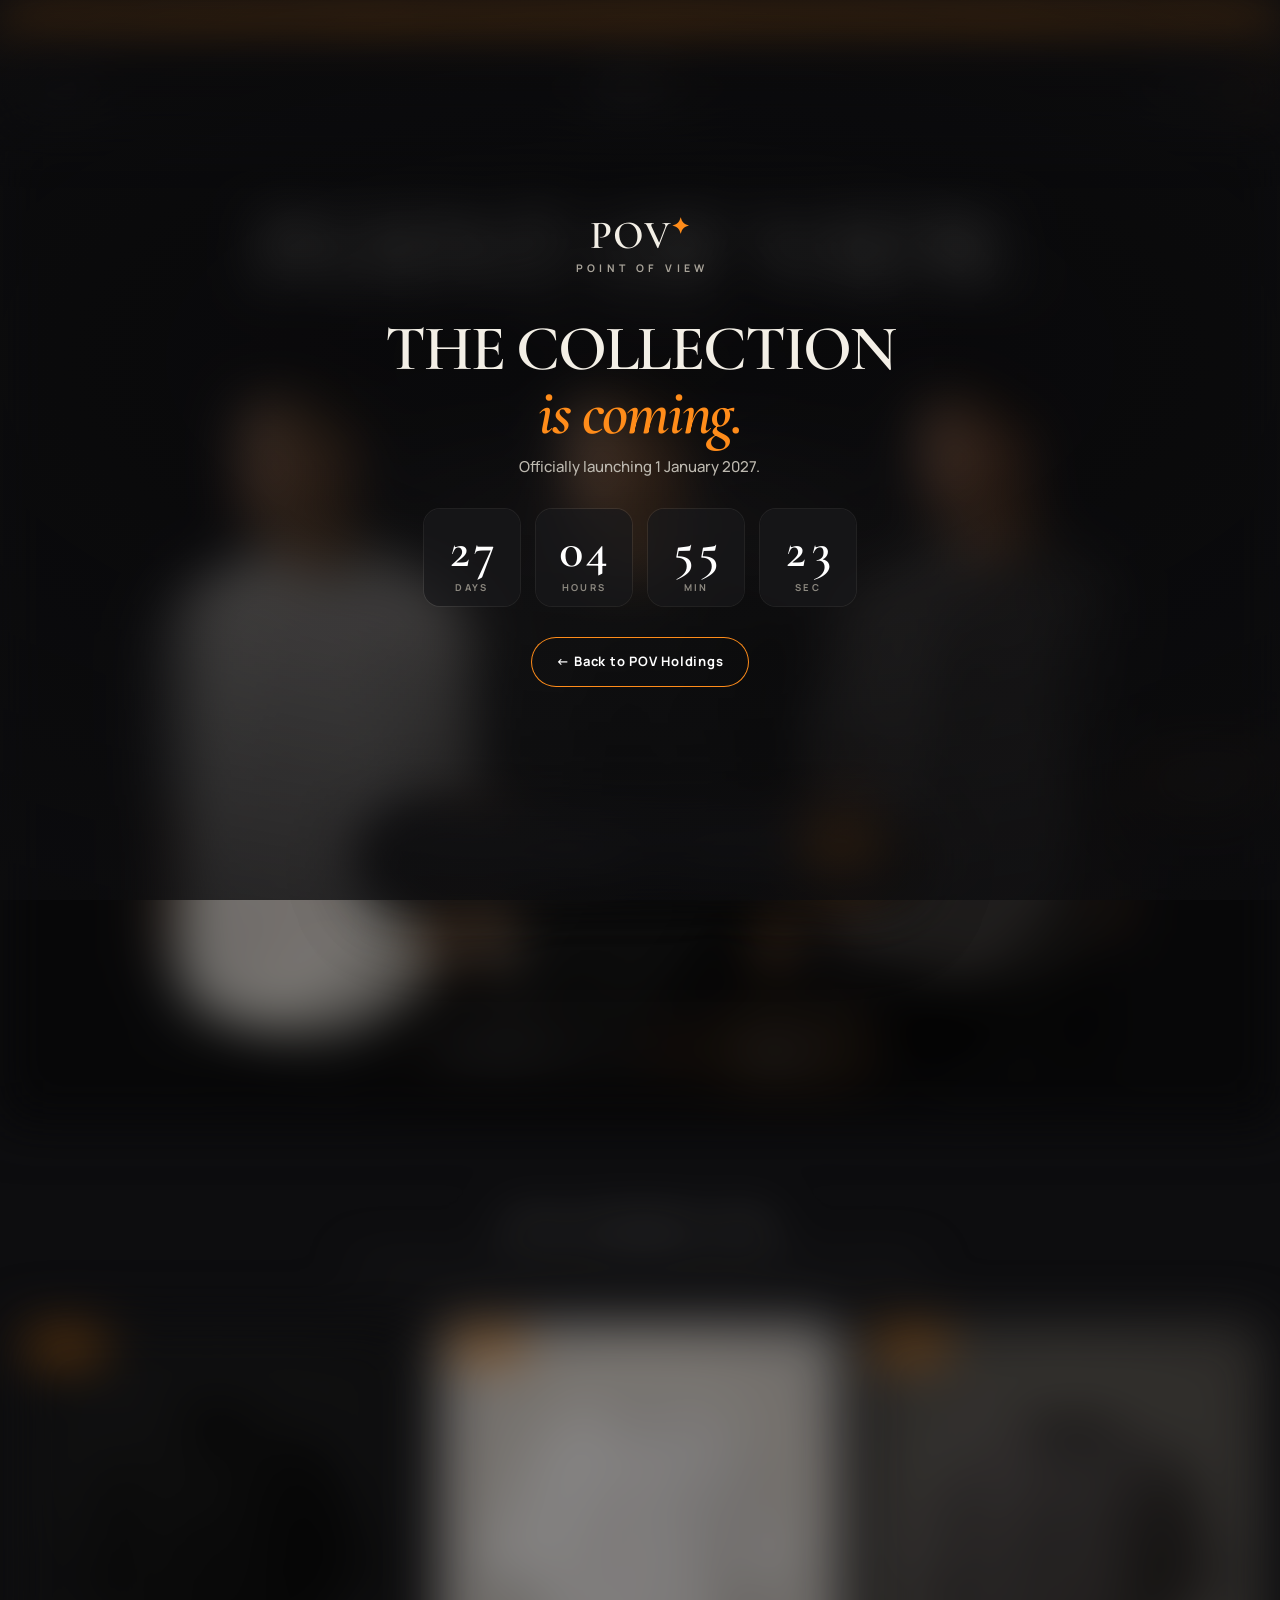
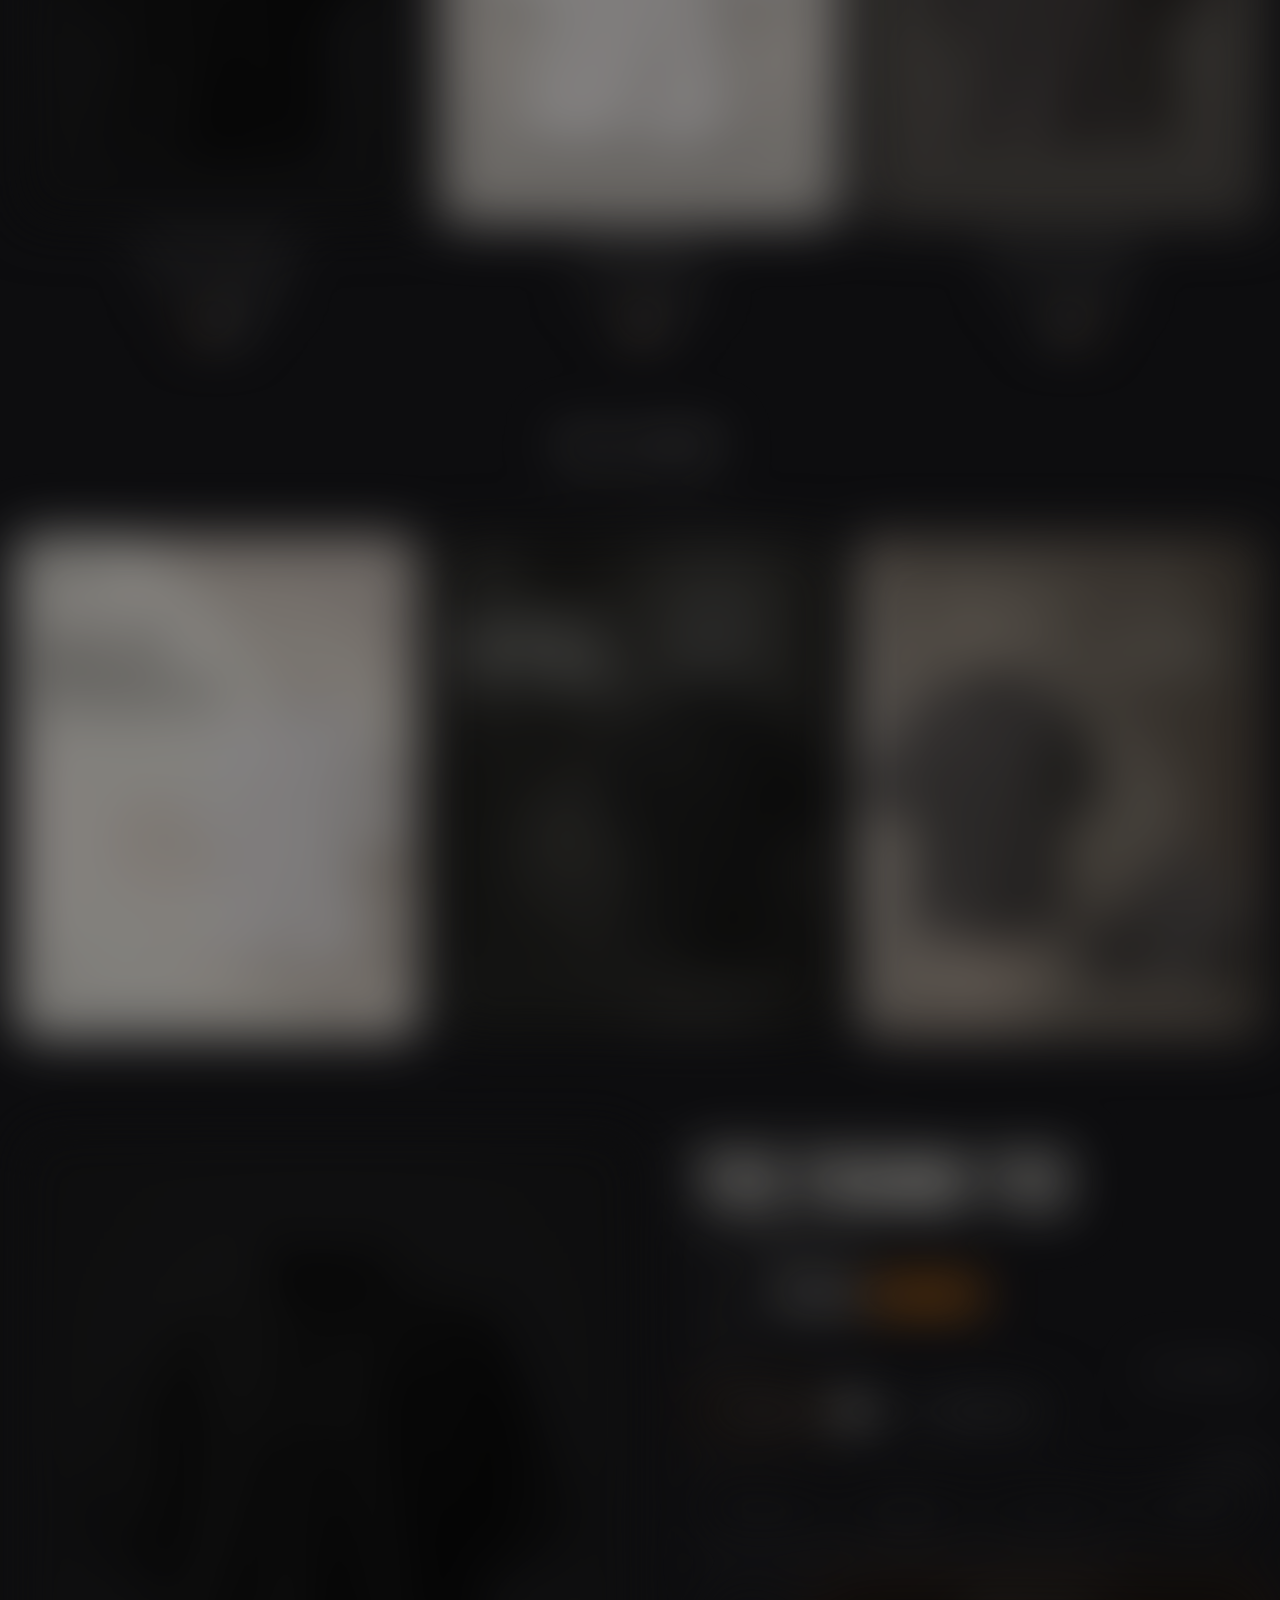
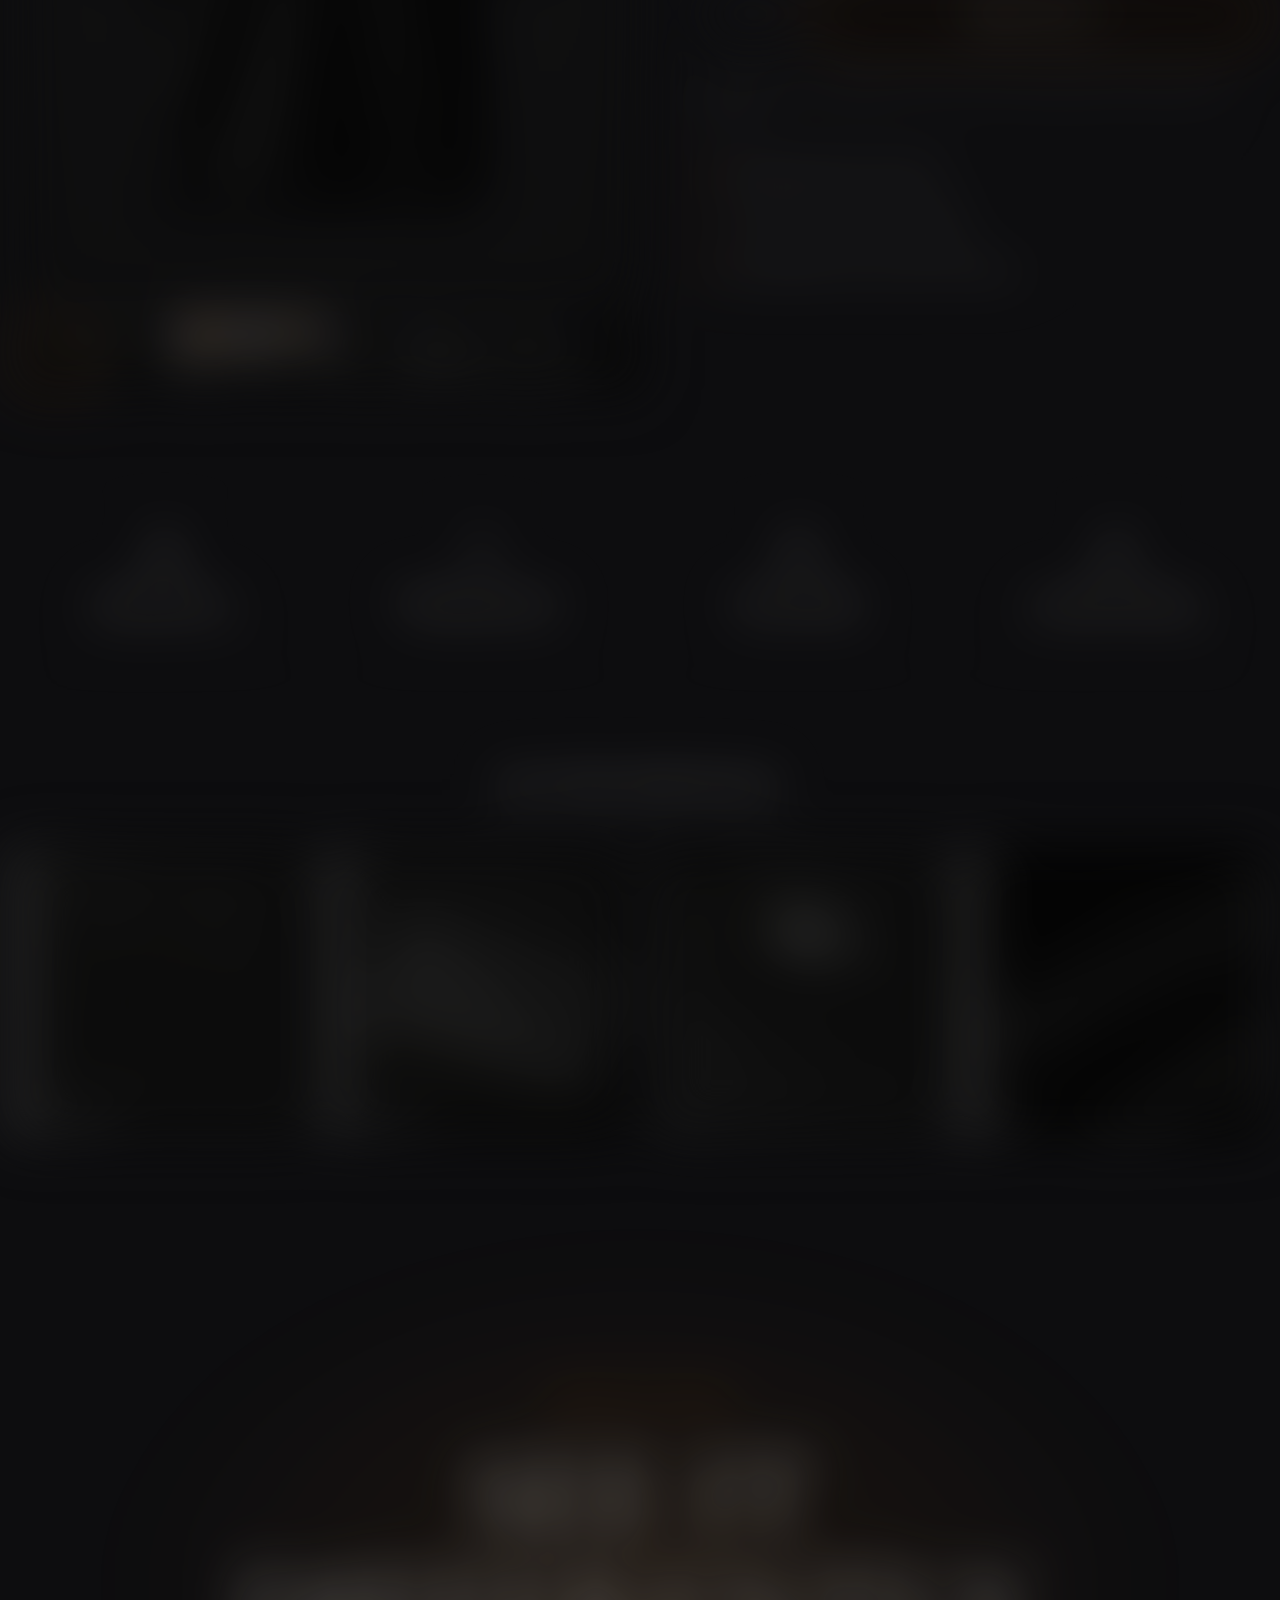
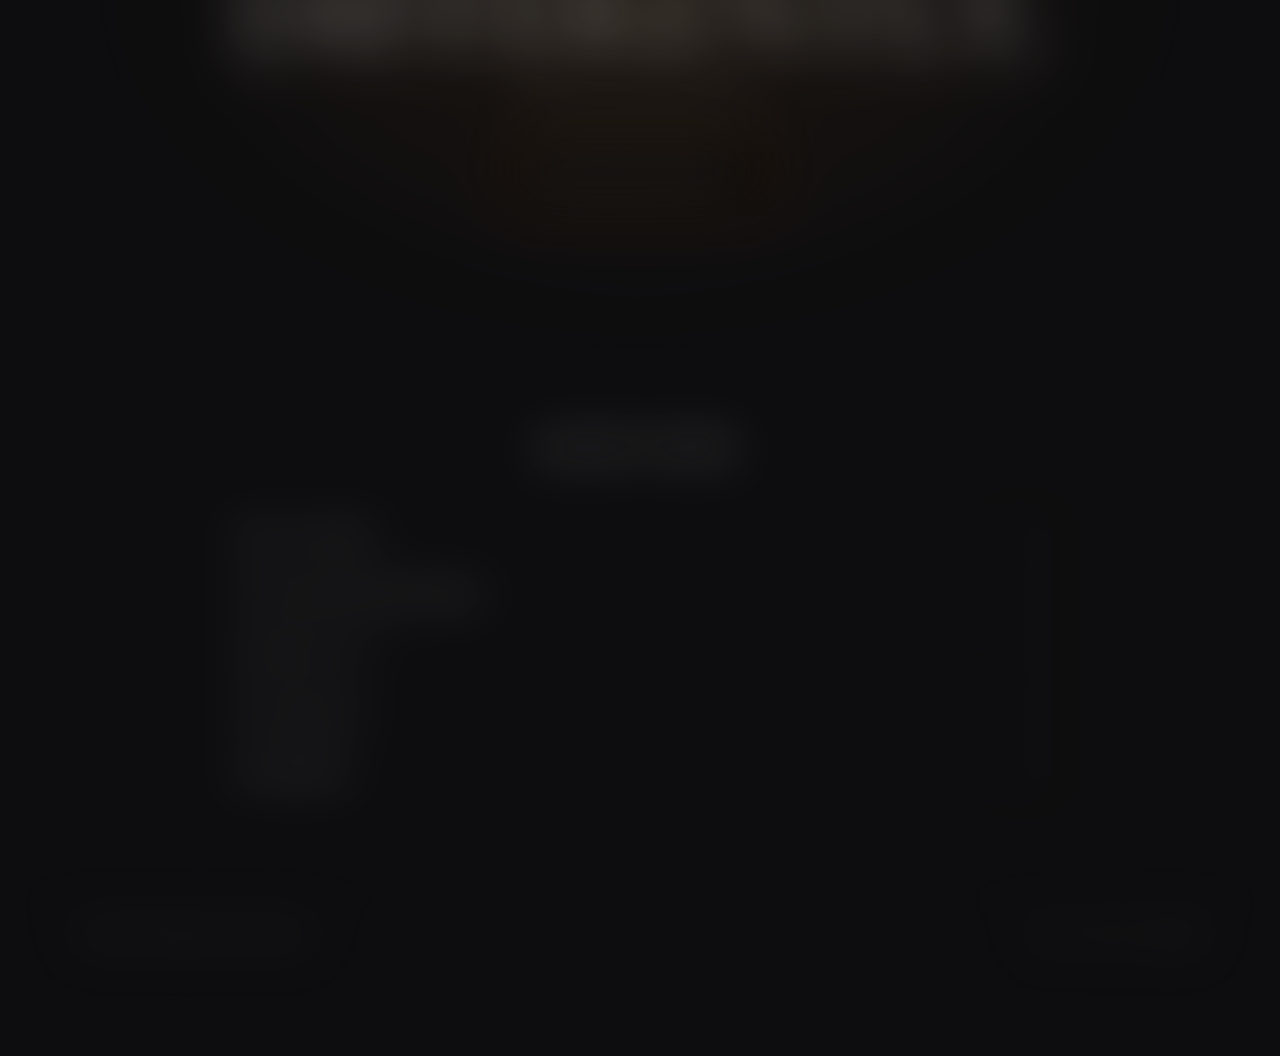
<file: tee/index.html>
<!doctype html><html lang="en"><head><meta charset="utf-8"><title>The Frame Tee · POV Collection</title>
<meta name="viewport" content="width=device-width,initial-scale=1">
<script>location.replace('../divisions/collection.html'+location.search+location.hash)</script>
<meta http-equiv="refresh" content="0;url=../divisions/collection.html">
<style>body{background:#141416;color:#f5f2ea;font:16px system-ui;display:grid;place-items:center;min-height:100vh;margin:0}a{color:#ff8c1a}</style>
</head><body><a href="../divisions/collection.html">The Frame Tee →</a></body></html>
</file>
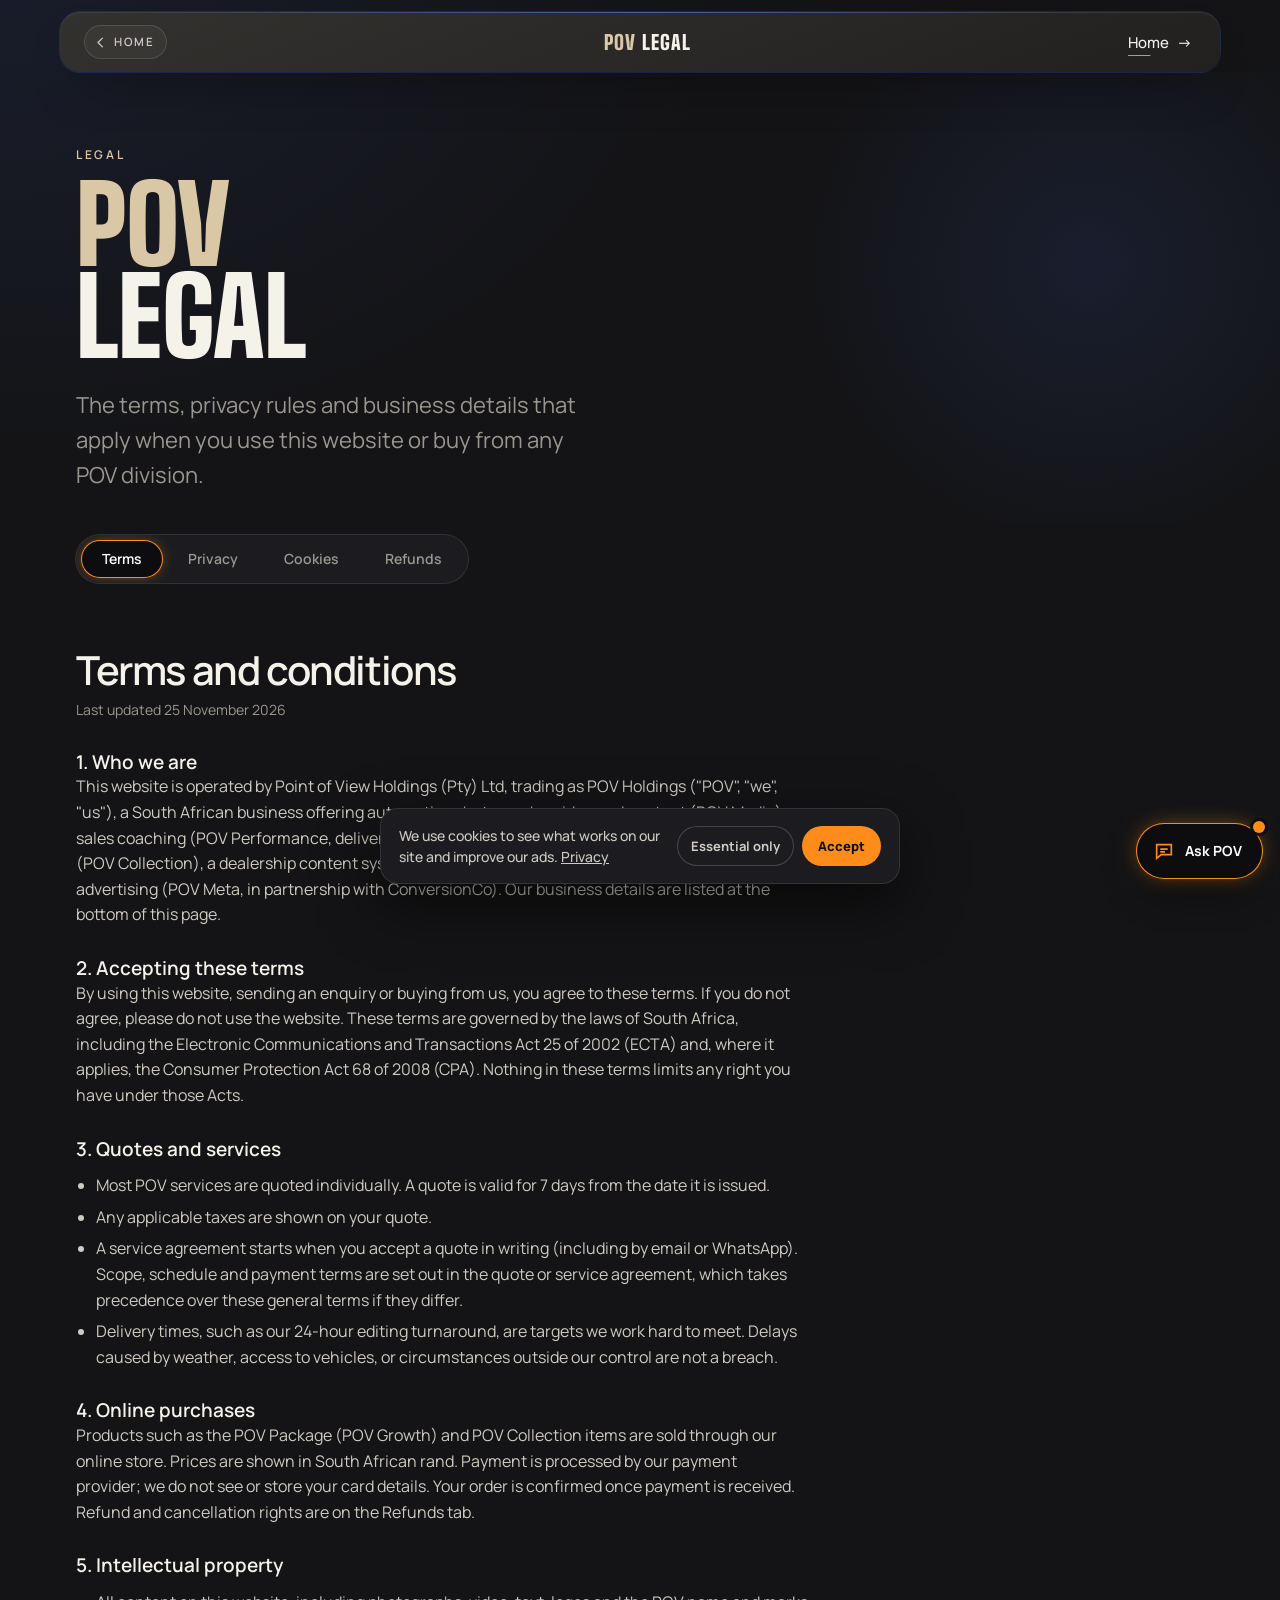
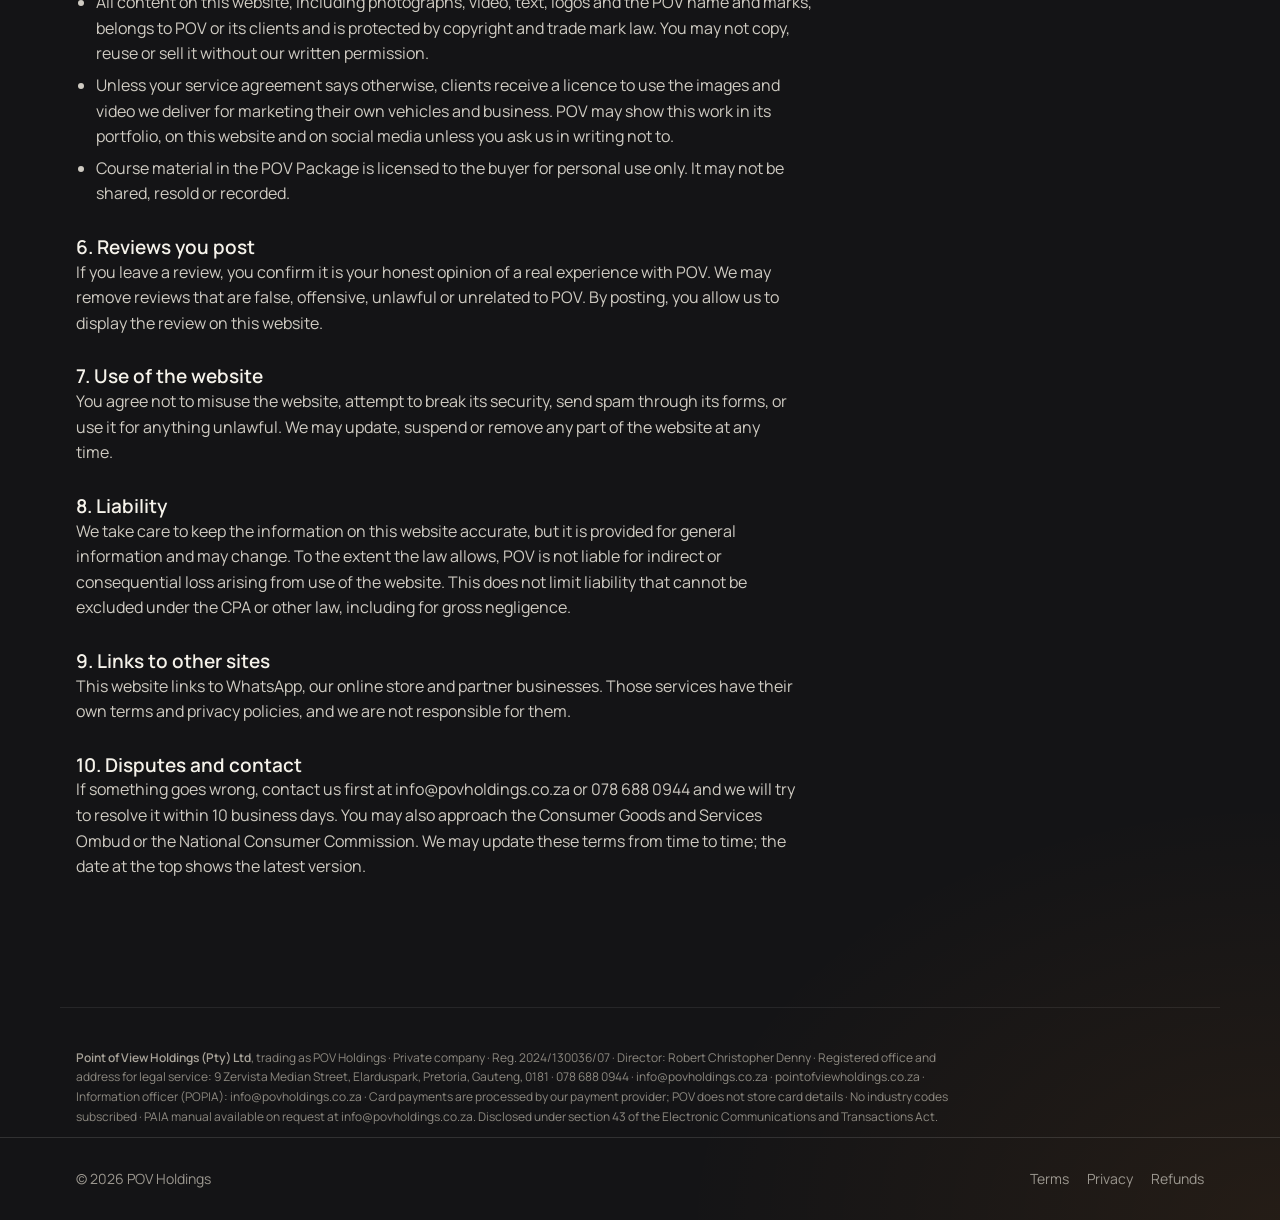
<file: legal.html>
<!doctype html>
<html lang="en">
<head>
<meta charset="utf-8">
<meta name="viewport" content="width=device-width,initial-scale=1,viewport-fit=cover">
<meta name="claude:viewport-fit-sides" content="cover">
<title>POV Holdings Legal</title>
<script src="track.js"></script>
<meta name="description" content="Terms, privacy (POPIA), cookies, refunds and business information for POV Holdings.">
<link rel="preconnect" href="https://fonts.googleapis.com"><link rel="preconnect" href="https://fonts.gstatic.com" crossorigin>
<link rel="stylesheet" href="https://fonts.googleapis.com/css2?family=Big+Shoulders+Display:wght@800;900&family=Manrope:wght@400;500;600;700&display=swap">
<link rel="stylesheet" href="divisions/pov.css">
<style>
.legal{padding-block:clamp(28px,4vw,48px) clamp(48px,6vw,80px)}
.legal h2{font-size:clamp(28px,3.4vw,40px);margin-top:8px}
.legal h3{font:600 19px/1.3 var(--sans);margin-top:28px}
.legal p,.legal li{color:#cfcbc2;max-width:72ch;font-size:16px}
.legal p+p{margin-top:12px}
.legal ul{padding-left:20px;display:grid;gap:6px;margin:12px 0 0}
.legal .upd{color:var(--grey);font-size:14px;margin-top:8px}
.fill{background:rgba(240,149,74,.16);color:#f6b27a;border-radius:6px;padding:1px 6px;font-weight:600}
.facts{display:grid;grid-template-columns:200px 1fr;gap:0;margin-top:18px;max-width:820px;border-top:1px solid var(--hair)}
.facts dt,.facts dd{margin:0;padding:12px 0;border-bottom:1px solid var(--hair)}
.facts dt{color:var(--grey);font-size:14px}
.facts dd{font-size:15px}
@media (max-width:600px){.facts{grid-template-columns:1fr}.facts dt{border-bottom:0;padding-bottom:0}}
.tabs{flex-wrap:nowrap}
.co-small{padding-top:40px!important;padding-bottom:10px!important;border-top:1px solid rgba(255,255,255,.08);margin-top:50px}.co-small p{font-size:12px!important;line-height:1.65!important;color:#8d8980!important;max-width:900px}.co-small b{color:#a9a49a;font-weight:600}
</style>
</head>
<body>
<header><div class="nav"><a class="back homeback" href="index.html?home=1" aria-label="Back to POV Holdings home"><svg viewBox="0 0 24 24" aria-hidden="true"><path d="M15 5l-7 7 7 7"/></svg><span>Home</span></a><span class="brandname"><span>POV</span> Legal</span><a class="arrow" href="index.html">Home <i>→</i></a></div></header>
<main>
  <section class="hero"><div class="wrap">
    <p class="kicker">Legal</p>
    <h1><span>POV</span>Legal</h1>
    <p class="lede">The terms, privacy rules and business details that apply when you use this website or buy from any POV division.</p>
  </div></section>
  <div class="tabs-wrap"><div class="wrap"><nav class="tabs" aria-label="Legal pages"><a href="#terms">Terms</a><a href="#privacy">Privacy</a><a href="#cookies">Cookies</a><a href="#refunds">Refunds</a></nav></div></div>

  <section class="view wrap legal" data-view="terms">
    <h2>Terms and conditions</h2><p class="upd">Last updated 25 November 2026</p>
    <h3>1. Who we are</h3>
    <p>This website is operated by Point of View Holdings (Pty) Ltd, trading as POV Holdings ("POV", "we", "us"), a South African business offering automotive photography, video and content (POV Media), sales coaching (POV Performance, delivered through MiLife, POV's development division), clothing (POV Collection), a dealership content system (POV Program), a course (POV Growth) and Meta advertising (POV Meta, in partnership with ConversionCo). Our business details are listed at the bottom of this page.</p>
    <h3>2. Accepting these terms</h3>
    <p>By using this website, sending an enquiry or buying from us, you agree to these terms. If you do not agree, please do not use the website. These terms are governed by the laws of South Africa, including the Electronic Communications and Transactions Act 25 of 2002 (ECTA) and, where it applies, the Consumer Protection Act 68 of 2008 (CPA). Nothing in these terms limits any right you have under those Acts.</p>
    <h3>3. Quotes and services</h3>
    <ul>
      <li>Most POV services are quoted individually. A quote is valid for 7 days from the date it is issued.</li>
      <li>Any applicable taxes are shown on your quote.</li>
      <li>A service agreement starts when you accept a quote in writing (including by email or WhatsApp). Scope, schedule and payment terms are set out in the quote or service agreement, which takes precedence over these general terms if they differ.</li>
      <li>Delivery times, such as our 24-hour editing turnaround, are targets we work hard to meet. Delays caused by weather, access to vehicles, or circumstances outside our control are not a breach.</li>
    </ul>
    <h3>4. Online purchases</h3>
    <p>Products such as the POV Package (POV Growth) and POV Collection items are sold through our online store. Prices are shown in South African rand. Payment is processed by our payment provider; we do not see or store your card details. Your order is confirmed once payment is received. Refund and cancellation rights are on the Refunds tab.</p>
    <h3>5. Intellectual property</h3>
    <ul>
      <li>All content on this website, including photographs, video, text, logos and the POV name and marks, belongs to POV or its clients and is protected by copyright and trade mark law. You may not copy, reuse or sell it without our written permission.</li>
      <li>Unless your service agreement says otherwise, clients receive a licence to use the images and video we deliver for marketing their own vehicles and business. POV may show this work in its portfolio, on this website and on social media unless you ask us in writing not to.</li>
      <li>Course material in the POV Package is licensed to the buyer for personal use only. It may not be shared, resold or recorded.</li>
    </ul>
    <h3>6. Reviews you post</h3>
    <p>If you leave a review, you confirm it is your honest opinion of a real experience with POV. We may remove reviews that are false, offensive, unlawful or unrelated to POV. By posting, you allow us to display the review on this website.</p>
    <h3>7. Use of the website</h3>
    <p>You agree not to misuse the website, attempt to break its security, send spam through its forms, or use it for anything unlawful. We may update, suspend or remove any part of the website at any time.</p>
    <h3>8. Liability</h3>
    <p>We take care to keep the information on this website accurate, but it is provided for general information and may change. To the extent the law allows, POV is not liable for indirect or consequential loss arising from use of the website. This does not limit liability that cannot be excluded under the CPA or other law, including for gross negligence.</p>
    <h3>9. Links to other sites</h3>
    <p>This website links to WhatsApp, our online store and partner businesses. Those services have their own terms and privacy policies, and we are not responsible for them.</p>
    <h3>10. Disputes and contact</h3>
    <p>If something goes wrong, contact us first at info@povholdings.co.za or 078 688 0944 and we will try to resolve it within 10 business days. You may also approach the Consumer Goods and Services Ombud or the National Consumer Commission. We may update these terms from time to time; the date at the top shows the latest version.</p>
  </section>

  <section class="view wrap legal" data-view="privacy" hidden>
    <h2>Privacy policy</h2><p class="upd">Last updated 25 November 2026 · Protection of Personal Information Act 4 of 2013 (POPIA)</p>
    <h3>1. Responsible party and information officer</h3>
    <p>The responsible party for your personal information is Point of View Holdings (Pty) Ltd, trading as POV Holdings. Our information officer can be reached at info@povholdings.co.za.</p>
    <h3>2. What we collect</h3>
    <ul>
      <li><b>Quote form and enquiries:</b> your name, mobile number, dealership or business name, the service you need, the number of salespeople or departments, and anything you write to us.</li>
      <li><b>WhatsApp:</b> when you message us or tap a WhatsApp button on this site, your WhatsApp name, number and the messages, photos or files you send. WhatsApp is run by Meta, which handles these messages under its own privacy policy.</li>
      <li><b>Purchases:</b> your name, email, phone, delivery address and order details. Card payments are handled by our payment provider; we do not receive your card number.</li>
      <li><b>Email updates:</b> your email address, if you sign up for POV alerts and updates.</li>
      <li><b>Reviews:</b> the name, business, division, rating and text you send us. We only publish a review with your consent, and we show your name and business next to it. Ask us at any time to edit or remove it.</li>
      <li><b>Website usage:</b> if you accept analytics cookies, pages visited, device and browser type, approximate location, and how you arrived (for example the advert or link you clicked).</li>
      <li><b>Photos and video:</b> images of vehicles, dealership premises and, sometimes, people such as salespeople and customers. We only feature an identifiable person with their consent, given to us or to the dealership before filming. Anyone who appears in our content may withdraw that consent; we then stop using the content in new material and remove it from our own website and social media.</li>
      <li><b>Training and development:</b> for POV Performance, the sales executives' names, profile results, feedback forms and activity on MiLife, shared with their manager as agreed with the dealership.</li>
    </ul>
    <h3>3. Why we use it</h3>
    <ul>
      <li>To reply to enquiries, prepare quotes and deliver the services you buy.</li>
      <li>To process orders, payments and deliveries.</li>
      <li>To show reviews and improve our website and services.</li>
      <li>To send you POV updates, alerts and offers by email only if you signed up for them or are an existing client, as section 69 of POPIA requires. Every email has an unsubscribe option, or email info@povholdings.co.za to be removed.</li>
      <li>To meet our legal and tax obligations.</li>
    </ul>
    <p>We rely on your consent, the need to perform a contract with you, our legitimate interest in running and improving our business, and compliance with the law, as POPIA allows.</p>
    <h3>4. Who we share it with</h3>
    <p>We do not sell your personal information. We share it only with service providers who help us operate, under confidentiality and data-protection obligations: our hosting and website platform, our online store and payment provider, WhatsApp (Meta) when you message us, Google (Google Analytics and Search Console) and Meta (the Meta Pixel, used to measure and improve our Facebook and Instagram adverts) if you accept analytics and advertising cookies, MiLife, POV's development division, for POV Performance training and reporting, and our partner ConversionCo for POV Meta advertising and websites, only where you use those services. Some of these providers store data outside South Africa; we use providers that offer adequate protection as required by section 72 of POPIA.</p>
    <h3>5. How long we keep it</h3>
    <p>We keep enquiry information for up to 2 years, client and transaction records for 5 years as tax law requires, and reviews until you delete them or ask us to. After that we delete or anonymise it.</p>
    <h3>6. How we protect it</h3>
    <p>We use access controls, secure providers and encrypted connections to protect your information. If we become aware of a breach that affects you, we will notify you and the Information Regulator as POPIA requires.</p>
    <h3>7. Your rights and deleting your information</h3>
    <p>You may ask to see the personal information we hold about you, ask us to correct or delete it, object to us using it, and withdraw consent or opt out of marketing at any time. Email info@povholdings.co.za. If you are not satisfied with our response, you may complain to the Information Regulator: <b>complaints.IR@inforegulator.org.za</b>, <b>www.inforegulator.org.za</b>.</p>
    <p><b>To have your information deleted</b>, email info@povholdings.co.za or WhatsApp 078 688 0944 with your name and the number or email you used with us, and tell us what to delete (for example an enquiry, a review, or a photo or video you appear in). We confirm within 10 business days and delete it within 30 days, except records we must keep by law, such as tax records.</p>
  </section>

  <section class="view wrap legal" data-view="cookies" hidden>
    <h2>Cookies</h2><p class="upd">Last updated 25 November 2026</p>
    <p>Cookies are small files a website saves in your browser. We use as few as possible.</p>
    <h3>Essential</h3>
    <p>Needed for the website to work, for example remembering your cookie choice and remembering choices you make on the site. These are always on.</p>
    <h3>Analytics and advertising (optional)</h3>
    <p>If you choose "Accept", we use Google Analytics to understand how visitors use the site, and the Meta Pixel to measure which Facebook and Instagram adverts bring enquiries and to show our adverts to people likely to be interested. Both record pages visited, buttons used (for example a WhatsApp or booking button), device and browser type and approximate location. Google and Meta process this data under their own privacy policies, and some of it is stored outside South Africa.</p>
    <p>If you choose "Essential only", none of these are set. You can change your choice any time using the button below.</p>
    <p><button class="pill" type="button" id="resetCookies">Change cookie settings</button></p>
  </section>

  <section class="view wrap legal" data-view="refunds" hidden>
    <h2>Refunds and cancellations</h2><p class="upd">Last updated 25 November 2026 · ECTA sections 42 to 44 and the CPA</p>
    <h3>Online purchases: 7-day cooling-off</h3>
    <p>For goods bought online, such as POV Collection clothing, you may cancel without reason within 7 days of receiving the goods, under section 44 of ECTA. Return the item unused and in its original condition; the only cost to you is the direct cost of returning it. We refund the full purchase price within 30 days of cancellation.</p>
    <h3>POV Package (digital course)</h3>
    <p>The POV Package gives you immediate access to course material. When you buy it, you ask us to start the service straight away and agree that, once access has begun, the 7-day cooling-off right no longer applies, as section 42(2) of ECTA allows for services that begin with your consent. If you have not yet accessed the course, contact us within 7 days of purchase for a full refund.</p>
    <h3>Defective goods</h3>
    <p>Under the CPA you may return defective goods within 6 months for a repair, replacement or refund. Contact us first so we can sort it out quickly.</p>
    <h3>Services (photography, video, coaching, ads)</h3>
    <p>Monthly services may be cancelled with 30 days' written notice unless your service agreement says otherwise. Work already completed and costs already incurred are payable. Shoots cancelled with less than 24 hours' notice may be charged.</p>
    <h3>How to cancel or request a refund</h3>
    <p>Email info@povholdings.co.za or WhatsApp 078 688 0944 with your name, order number and what you'd like us to do.</p>
  </section>

  <section class="wrap legal co-small" id="company" aria-label="Company details">
    <p><b>Point of View Holdings (Pty) Ltd</b>, trading as POV Holdings · Private company · Reg. 2024/130036/07 · Director: Robert Christopher Denny · Registered office and address for legal service: 9 Zervista Median Street, Elarduspark, Pretoria, Gauteng, 0181 · 078 688 0944 · info@povholdings.co.za · pointofviewholdings.co.za · Information officer (POPIA): info@povholdings.co.za · Card payments are processed by our payment provider; POV does not store card details · No industry codes subscribed · PAIA manual available on request at info@povholdings.co.za. Disclosed under section 43 of the Electronic Communications and Transactions Act.</p>
  </section>
</main>
<footer><div class="wrap"><span>© 2026 POV Holdings</span><nav class="flegal" aria-label="Legal"><a href="legal.html#terms">Terms</a><a href="legal.html#privacy">Privacy</a><a href="legal.html#refunds">Refunds</a></nav></div></footer>
<script>
(function(){
  if('scrollRestoration' in history)history.scrollRestoration='manual';
  const views=[...document.querySelectorAll('[data-view]')],tabs=[...document.querySelectorAll('.tabs a')];
  const show=()=>{const h=(location.hash||'#terms').slice(1),v=views.some(x=>x.dataset.view===h)?h:'terms';
    views.forEach(x=>x.hidden=x.dataset.view!==v);
    tabs.forEach(t=>{if(t.getAttribute('href')==='#'+v)t.setAttribute('aria-current','page');else t.removeAttribute('aria-current')});
    if(window.__ready){const top=document.querySelector('.tabs-wrap').getBoundingClientRect().top+scrollY-84;scrollTo({top,behavior:'smooth'})}};
  addEventListener('hashchange',show);show();window.__ready=true;scrollTo(0,0);
  document.getElementById('resetCookies').addEventListener('click',e=>{try{localStorage.removeItem('pov_consent')}catch(_){}e.target.textContent='Reset. You will be asked again on the next page you open.'});
})();
</script>
<script src="assistant.js" defer></script>
</body>
</html>
</file>
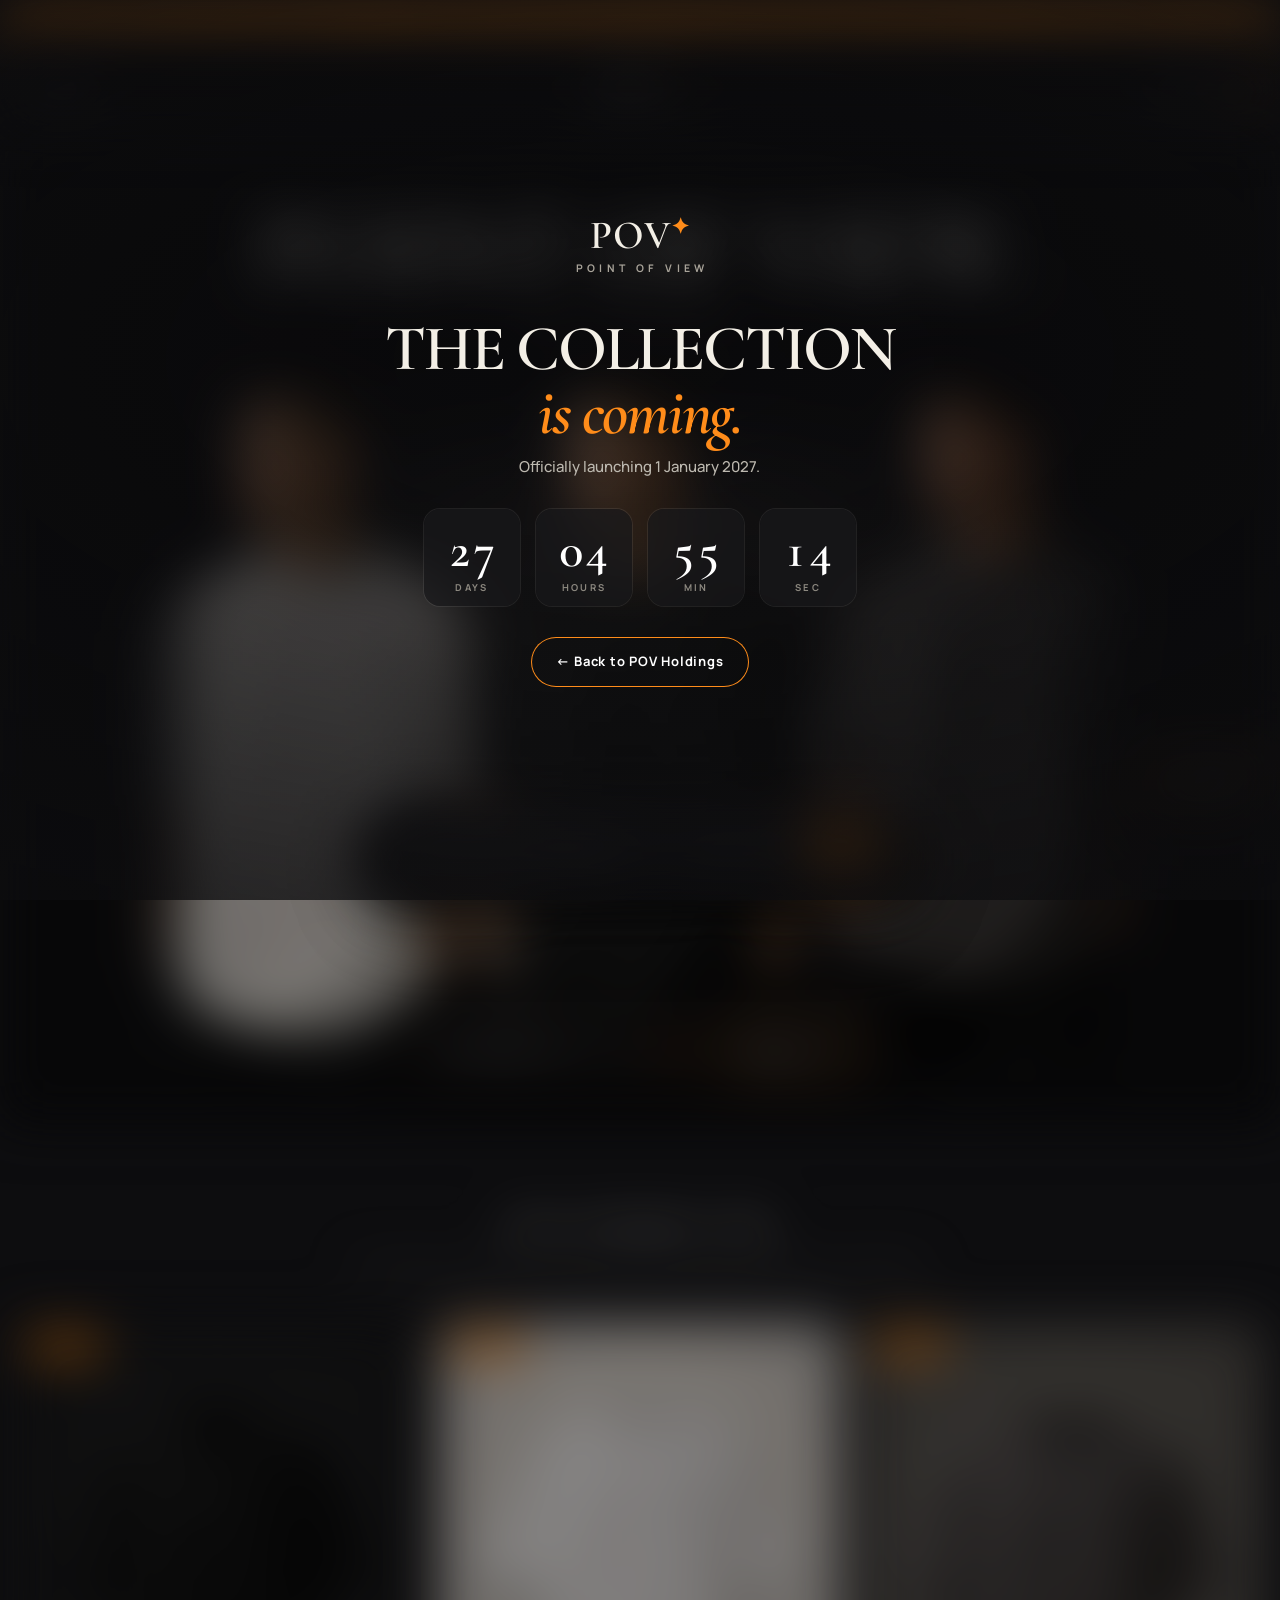
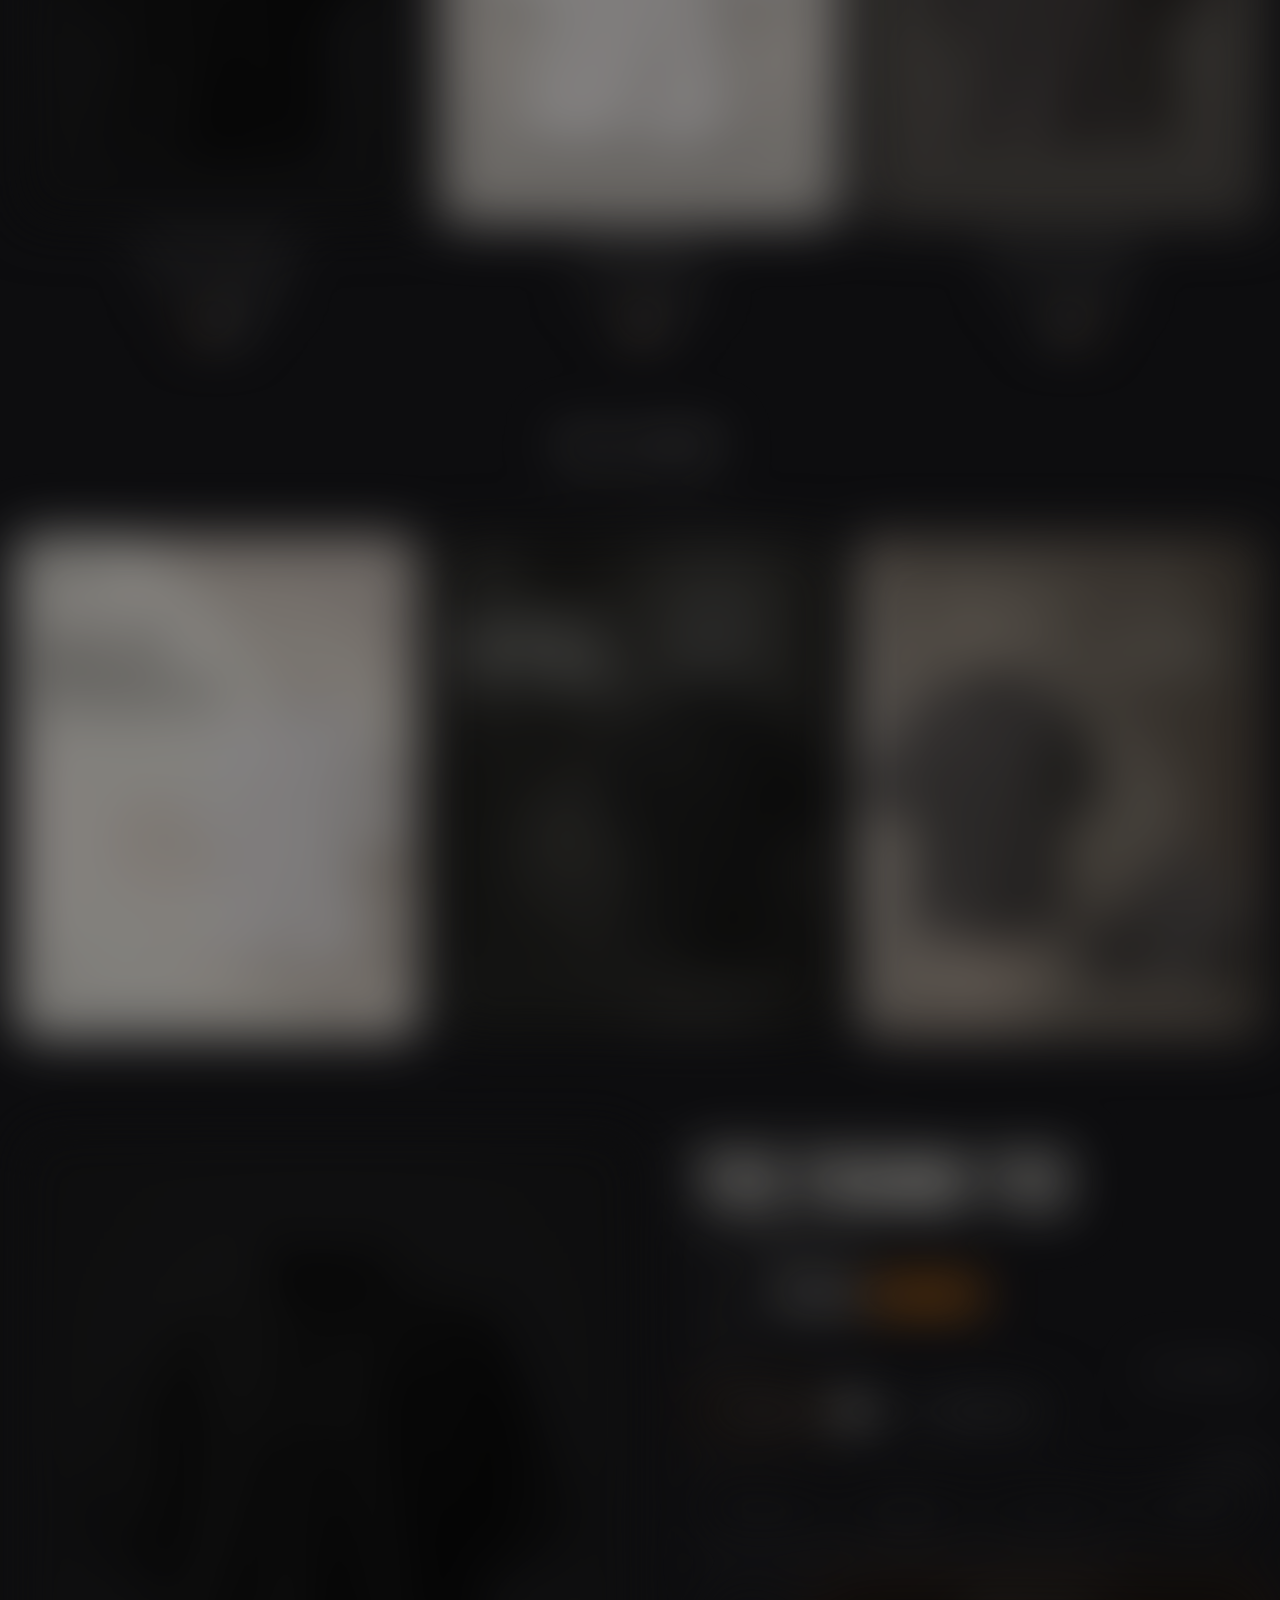
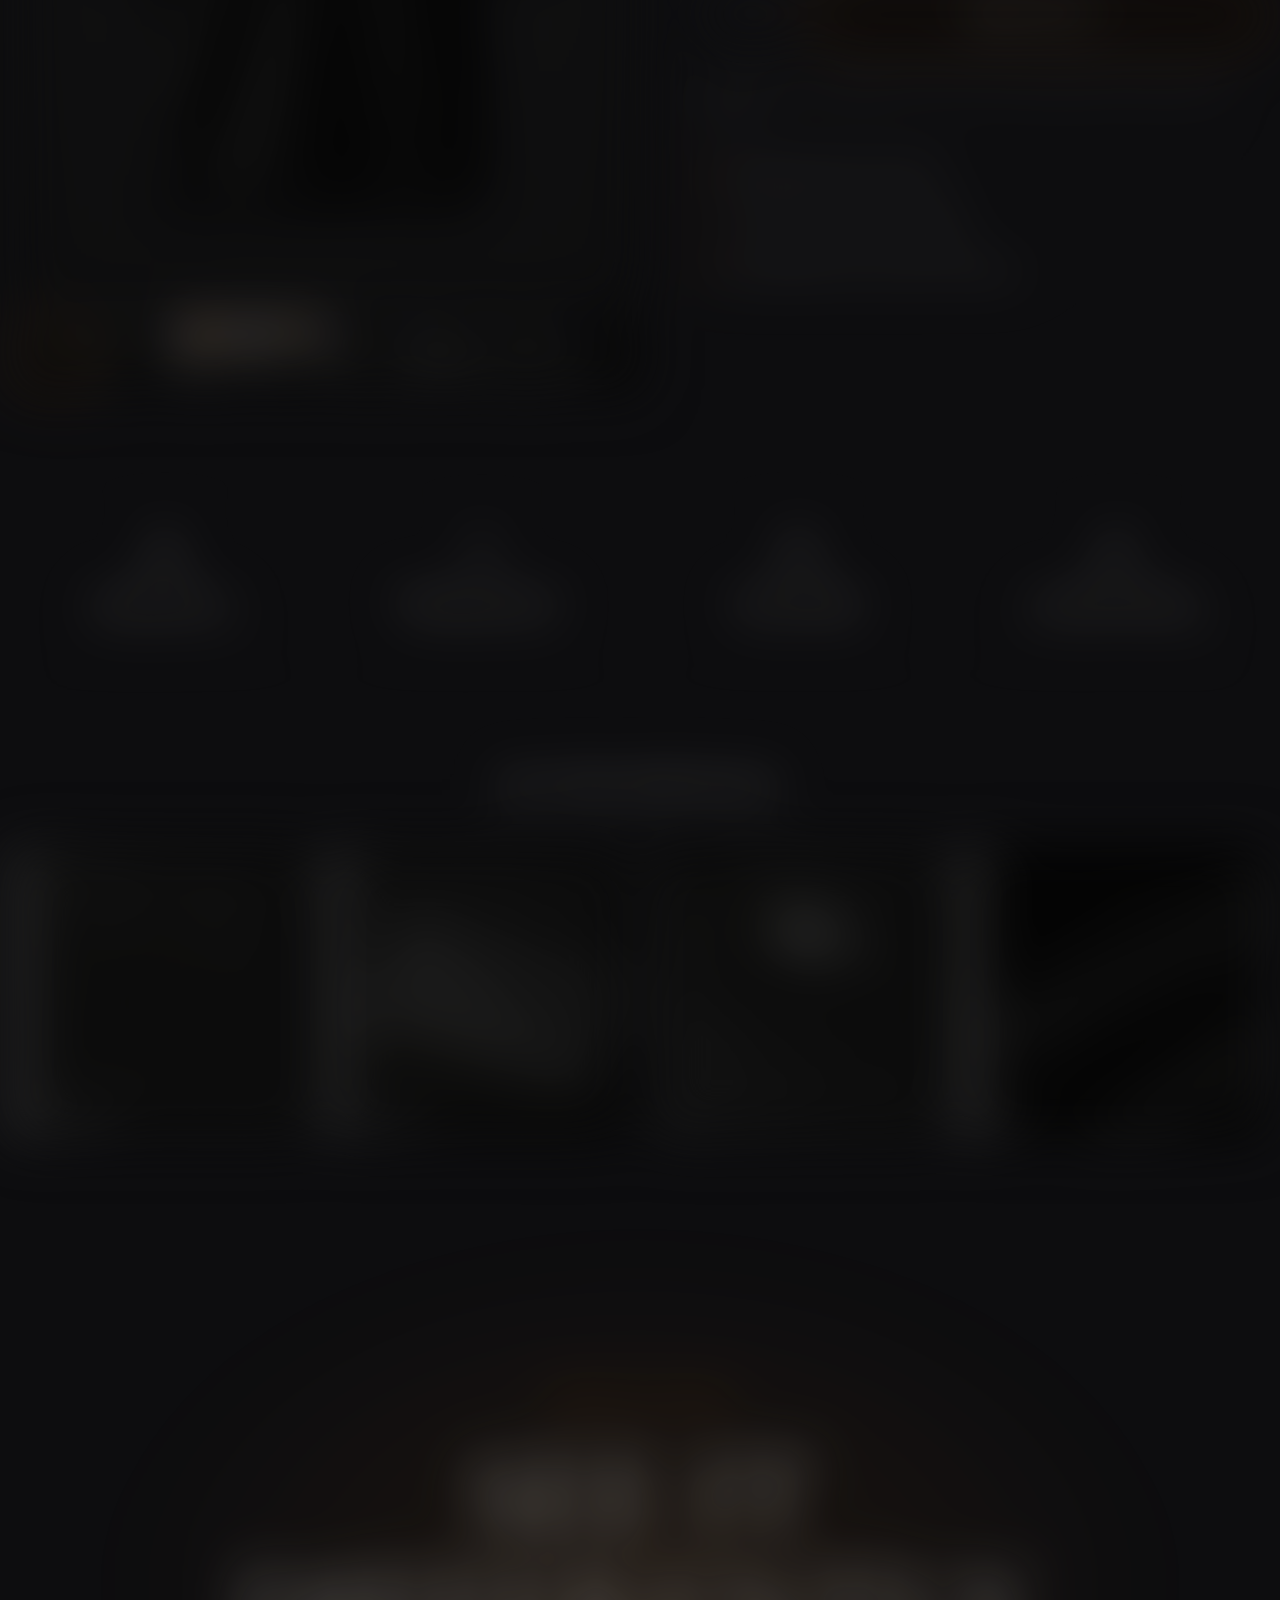
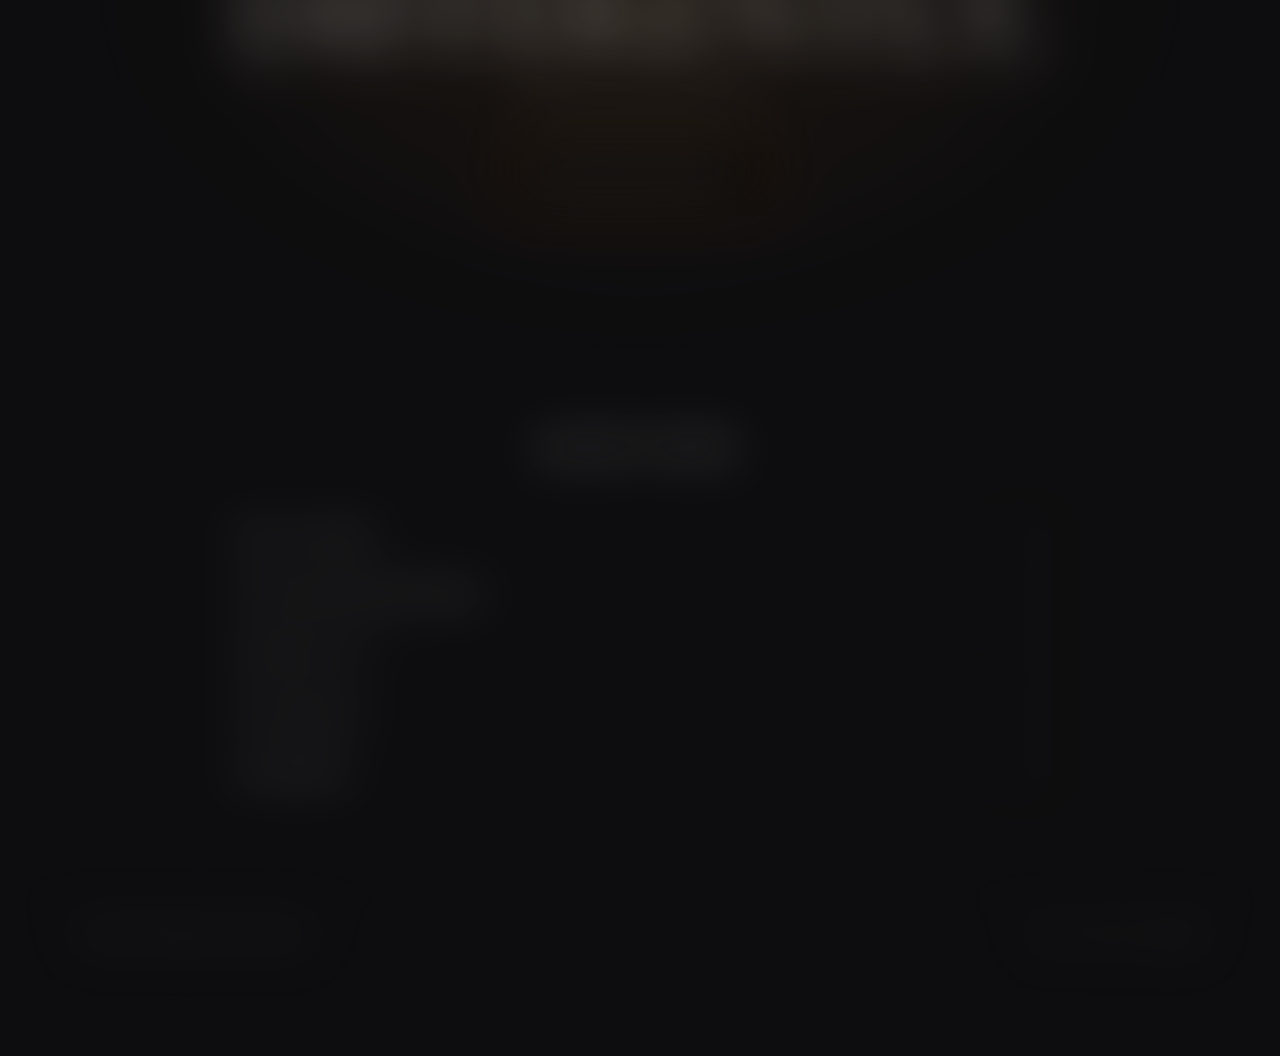
<file: divisions/collection.html>
<!doctype html>
<html lang="en">
<head>
<meta charset="utf-8">
<meta name="viewport" content="width=device-width,initial-scale=1,viewport-fit=cover">
<meta name="claude:viewport-fit-sides" content="cover">
<title>The Frame Tee · POV Collection</title>
<script src="../track.js"></script>
<link rel="canonical" href="https://pointofviewholdings.co.za/divisions/collection.html">
<meta property="og:type" content="website">
<meta property="og:site_name" content="POV Holdings">
<meta property="og:title" content="The Frame Tee · POV Collection">
<meta property="og:description" content="POV Collection launches 1 January 2027.">
<meta property="og:url" content="https://pointofviewholdings.co.za/divisions/collection.html">
<meta property="og:image" content="https://pointofviewholdings.co.za/work/og-pov.jpg">
<meta property="og:image:width" content="1200">
<meta property="og:image:height" content="630">
<meta name="twitter:card" content="summary_large_image">
<meta name="description" content="The Frame Tee by POV in the Executive, Ivory and Greyston ranges. Heavyweight, oversized, embroidered. Now R599 (was R749.99). See it differently.">
<link rel="preconnect" href="https://fonts.googleapis.com"><link rel="preconnect" href="https://fonts.gstatic.com" crossorigin>
<link rel="stylesheet" href="https://fonts.googleapis.com/css2?family=Big+Shoulders+Display:wght@800;900&family=Cormorant+Garamond:wght@500;600&family=Manrope:wght@400;500;600;700;800&display=swap">
<link rel="stylesheet" href="pov.css">
<style>
:root{--neon:#ff8c1a;--bg:#0d0d0f;--tile:#18181b;--serif:"Cormorant Garamond",Georgia,serif}
body{background:var(--bg)}
.w{max-width:1320px;margin:0 auto;padding-left:var(--gl);padding-right:var(--gr)}
.lbl{font:700 12px/1 var(--sans);letter-spacing:.32em;text-transform:uppercase}
.ticker{background:var(--neon);color:#0d0d0f;overflow:hidden;white-space:nowrap;padding:9px 0;position:relative;z-index:30}
.ticker div{display:inline-flex;gap:38px;padding-right:38px;animation:tick 26s linear infinite;font:800 11px/1 var(--sans);letter-spacing:.24em;text-transform:uppercase}
.ticker span::after{content:"✦";margin-left:38px}
@keyframes tick{to{transform:translateX(-50%)}}
.sh{position:sticky;top:0;z-index:40;background:rgba(13,13,15,.86);backdrop-filter:blur(14px);-webkit-backdrop-filter:blur(14px);border-bottom:1px solid var(--hair)}
.sh .w{display:grid;grid-template-columns:1fr auto 1fr;align-items:center;height:68px}
.sh a{color:var(--ink);text-decoration:none}
.sh .l{font:600 12px/1 var(--sans);letter-spacing:.14em;text-transform:uppercase;color:var(--grey)}
.sh .l:hover{color:var(--ink)}
.brand{display:grid;justify-items:center;line-height:1}
.brand b{font:600 30px/1 var(--serif);letter-spacing:.04em}
.brand b i{font-style:normal;color:var(--neon);font-size:.55em;vertical-align:top;margin-left:1px}
.brand small{font:600 8.5px/1 var(--sans);letter-spacing:.42em;margin-top:4px;color:var(--grey)}
.bag{justify-self:end;display:inline-flex;align-items:center;gap:10px;font:700 12px/1 var(--sans);letter-spacing:.2em;text-transform:uppercase}
.bag svg{width:20px;height:20px;stroke:currentColor;fill:none;stroke-width:1.6}
.bag em{font-style:normal;display:grid;place-items:center;min-width:20px;height:20px;border-radius:999px;background:var(--neon);color:#0d0d0f;font-size:11px;letter-spacing:0}
@media (max-width:520px){.sh .l span{display:none}.bag>span{display:none}}
.wall{position:relative}
.wall-track{display:grid;grid-template-columns:repeat(3,minmax(0,1fr))}
.wall-track img{width:100%;aspect-ratio:4/5;object-fit:cover;display:block}
@media (min-width:761px){
.wall-track{display:flex;background:linear-gradient(90deg,#e9e4da 0 30%,#141416 41% 59%,#5d5852 70% 100%)}
.wall-track img{flex:0 0 calc(33.333% + 50px);min-width:0;-webkit-mask-image:linear-gradient(90deg,transparent,#000 75px,#000 calc(100% - 75px),transparent);mask-image:linear-gradient(90deg,transparent,#000 75px,#000 calc(100% - 75px),transparent)}
.wall-track img+img{margin-left:-75px}
.wall-track img:first-child{-webkit-mask-image:linear-gradient(90deg,#000 calc(100% - 75px),transparent);mask-image:linear-gradient(90deg,#000 calc(100% - 75px),transparent)}
.wall-track img:last-child{-webkit-mask-image:linear-gradient(90deg,transparent,#000 75px);mask-image:linear-gradient(90deg,transparent,#000 75px)}
}

/* hero: one backdrop, three ranges */
.th{background:var(--bg);text-align:center;overflow:hidden}
.th-copy{padding:clamp(40px,6vw,76px) 16px 0;position:relative;z-index:2}
.th-copy h1{font:600 clamp(46px,8vw,118px)/.92 var(--serif);text-transform:uppercase;letter-spacing:.01em;color:#f3efe6;margin:0}
.th-copy p{margin:clamp(12px,1.6vw,20px) 0 0;font:700 clamp(10.5px,1vw,12.5px)/1 var(--sans);letter-spacing:.42em;text-transform:uppercase;color:#a9a49a;padding-left:.42em}
.th-pic{position:relative;margin-top:clamp(-40px,-2vw,-10px)}
.th-pic img{display:block;width:min(100%,1000px);height:auto;margin:0 auto;-webkit-mask-image:linear-gradient(90deg,transparent,#000 7%,#000 93%,transparent);mask-image:linear-gradient(90deg,transparent,#000 7%,#000 93%,transparent)}
.th-pic::after{content:"";position:absolute;inset:auto 0 0 0;height:10%;background:linear-gradient(180deg,rgba(13,13,15,0),var(--bg));pointer-events:none}
@media (max-width:760px){.th-pic{margin-top:18px}}
.wall-cta{position:absolute;left:50%;bottom:clamp(18px,3vw,40px);transform:translateX(-50%);display:flex;align-items:center;gap:20px;padding:10px 10px 10px 26px;border-radius:999px;background:rgba(13,13,15,.82);backdrop-filter:blur(12px);-webkit-backdrop-filter:blur(12px);box-shadow:0 0 0 1px rgba(255,140,26,.55),0 20px 60px -10px rgba(0,0,0,.8);white-space:nowrap}
.wall-cta p{margin:0;font:800 14px/1.1 var(--sans);letter-spacing:.16em;text-transform:uppercase}
.wall-cta p span{color:var(--neon)}
.dots{display:none}
@media (max-width:760px){
  .wall-track{display:flex;overflow-x:auto;scroll-snap-type:x mandatory;scrollbar-width:none}
  .wall-track::-webkit-scrollbar{display:none}
  .wall-track img{flex:0 0 100%;scroll-snap-align:center}
  .wall-cta{position:static;transform:none;margin:14px 16px 0;justify-content:space-between;padding-left:20px}
  .wall-cta p{font-size:11px;letter-spacing:.06em;min-width:0}
  .wall-cta{gap:10px;padding:8px 8px 8px 16px}
  .wall-cta .pill{flex:none;padding:0 16px}
  .wall-cta p s{display:none}
  .wall-cta p{white-space:nowrap;overflow:hidden;text-overflow:ellipsis}
  .dots{display:flex;gap:6px;justify-content:center;position:absolute;left:0;right:0;top:calc(100vw*1.25 - 26px)}
  .dots i{width:7px;height:7px;border-radius:50%;background:rgba(255,255,255,.45);transition:background .3s,width .3s}
  .dots i.on{background:var(--neon);width:20px;border-radius:4px}
}
.sec{padding-block:clamp(52px,7vw,100px)}
.head{text-align:center;margin-bottom:clamp(26px,3.5vw,44px)}
.head h2{font:800 clamp(18px,2vw,24px)/1.2 var(--sans);letter-spacing:.3em;text-transform:uppercase}
.head p{color:var(--grey);margin:12px 0 0;font-size:15px}
.grid{display:grid;grid-template-columns:repeat(3,minmax(0,1fr));gap:clamp(12px,1.6vw,22px)}
@media (max-width:760px){.grid{grid-template-columns:none;grid-auto-flow:column;grid-auto-columns:72%;overflow-x:auto;scroll-snap-type:x mandatory;scrollbar-width:none;margin-inline:calc(-1*var(--gl));padding-inline:var(--gl)}.grid::-webkit-scrollbar{display:none}}
.card{scroll-snap-align:start;text-align:center;cursor:pointer;background:none;border:0;padding:0;color:inherit;font:inherit}
.card .ph{position:relative;aspect-ratio:4/5;overflow:hidden;border-radius:18px;background:var(--tile)}
.card .ph img{position:absolute;inset:0;width:100%;height:100%;object-fit:cover;transition:opacity .5s var(--ease),transform 1s var(--ease)}
.card .ph img.alt{opacity:0;object-position:50% 16%}
.card:hover .ph img.alt{opacity:1}
.card:hover .ph img{transform:scale(1.04)}
.card .badge{position:absolute;left:12px;top:12px;z-index:2;font:800 10px/1 var(--sans);letter-spacing:.2em;background:var(--neon);color:#0d0d0f;padding:7px 9px;border-radius:6px}
.card .quick{position:absolute;left:12px;right:12px;bottom:12px;z-index:2;height:44px;border-radius:999px;display:grid;place-items:center;font:800 12px/1 var(--sans);letter-spacing:.2em;text-transform:uppercase;background:rgba(13,13,15,.86);color:#fff;box-shadow:0 0 0 1px var(--neon);transform:translateY(130%);transition:transform .45s var(--ease)}
.card:hover .quick{transform:none}
@media (hover:none){.card .quick{transform:none}}
.card h3{font:800 13px/1.3 var(--sans);letter-spacing:.18em;text-transform:uppercase;margin:16px 0 6px}
.card .pr{font-size:15px;color:#e8e4da}
.card .sws{display:flex;gap:7px;justify-content:center;margin-top:10px}
.card .sws i{width:14px;height:14px;border-radius:3px;box-shadow:0 0 0 1px rgba(255,255,255,.3)}
.card .sws i.on{box-shadow:0 0 0 1px #0d0d0f,0 0 0 2.5px var(--neon)}
.drop{display:grid;grid-template-columns:repeat(3,minmax(0,1fr));gap:clamp(12px,1.6vw,22px)}
@media (max-width:760px){.drop{grid-template-columns:none;grid-auto-flow:column;grid-auto-columns:78%;overflow-x:auto;scroll-snap-type:x mandatory;scrollbar-width:none;margin-inline:calc(-1*var(--gl));padding-inline:var(--gl)}.drop::-webkit-scrollbar{display:none}}
.drop button{padding:0;border:0;border-radius:18px;overflow:hidden;cursor:pointer;background:var(--tile);scroll-snap-align:start;transition:transform .5s var(--ease),box-shadow .4s}
.drop button:hover{transform:translateY(-6px);box-shadow:0 0 0 1px var(--neon),0 30px 60px -30px rgba(255,140,26,.45)}
.drop img{width:100%;aspect-ratio:4/5;object-fit:cover;display:block}
.pdp{display:grid;grid-template-columns:1.1fr 1fr;gap:clamp(22px,4vw,60px);align-items:start}
@media (max-width:860px){.pdp{grid-template-columns:1fr}}
.stage{position:relative;aspect-ratio:4/5;border-radius:22px;overflow:hidden;background:var(--tile)}
.stage img{position:absolute;inset:0;width:100%;height:100%;object-fit:cover;object-position:50% 16%;transition:opacity .4s var(--ease)}
.thumbs{display:grid;grid-template-columns:repeat(8,minmax(0,1fr));gap:8px;margin-top:10px}
@media (max-width:520px){.thumbs{grid-template-columns:repeat(4,minmax(0,1fr))}}
.thumbs button{padding:0;border:0;border-radius:10px;overflow:hidden;aspect-ratio:1/1;cursor:pointer;background:var(--tile);box-shadow:0 0 0 1px var(--hair)}
.thumbs button img{width:100%;height:100%;object-fit:cover;object-position:50% 25%;display:block}
.thumbs button[aria-pressed="true"]{box-shadow:0 0 0 2px var(--neon)}
.info{position:sticky;top:96px}
.info .crumbs{font:600 11px/1 var(--sans);letter-spacing:.24em;text-transform:uppercase;color:var(--grey)}
.info h1{font:900 clamp(44px,5.4vw,76px)/.9 var(--display);text-transform:uppercase;margin:14px 0 0}
.info .motto{font:italic 500 clamp(22px,2.2vw,28px)/1.2 var(--serif);margin:10px 0 0;color:#e8e4da}
.info .price{display:flex;align-items:baseline;gap:12px;margin-top:18px}
.info .price b{font:800 34px/1 var(--sans)}
.info .price span{color:var(--grey);font-size:14px}
.off{font-style:normal;font:800 10.5px/1 var(--sans);letter-spacing:.16em;text-transform:uppercase;background:var(--neon);color:#0d0d0f;padding:7px 10px;border-radius:6px;align-self:center}
.opt{margin-top:24px}
.opt>span{display:flex;justify-content:space-between;font:700 11px/1 var(--sans);letter-spacing:.24em;text-transform:uppercase;color:var(--grey);margin-bottom:12px}
.opt>span b{color:var(--ink);letter-spacing:.14em}
.sw{display:flex;gap:10px;flex-wrap:wrap}
.sw button{display:flex;align-items:center;gap:10px;height:46px;padding:0 16px 0 8px;border-radius:999px;border:0;background:var(--tile);color:var(--ink);font:700 13px/1 var(--sans);cursor:pointer;box-shadow:0 0 0 1px var(--hair)}
.sw button i{width:28px;height:28px;border-radius:50%;box-shadow:0 0 0 1px rgba(255,255,255,.25)}
.sw button[aria-pressed="true"]{box-shadow:0 0 0 1px var(--neon),0 0 16px -4px rgba(255,140,26,.6)}
@media (max-width:420px){.sw{gap:6px}.sw button{padding:0 10px 0 6px;font-size:12px;gap:6px;height:42px}.sw button i{width:22px;height:22px}}
.sz{display:grid;grid-template-columns:repeat(4,minmax(0,1fr));gap:8px}
.sz button{height:52px;border-radius:12px;border:0;background:var(--tile);color:var(--ink);font:800 15px/1 var(--sans);letter-spacing:.06em;cursor:pointer;box-shadow:0 0 0 1px var(--hair)}
.sz button[aria-pressed="true"]{background:#0d0d0f;box-shadow:0 0 0 1px var(--neon),0 0 16px -2px rgba(255,140,26,.55)}
.sz.shake{animation:shake .4s}@keyframes shake{25%{transform:translateX(-6px)}75%{transform:translateX(6px)}}
.row2{display:flex;gap:10px;margin-top:24px}
.qty{display:inline-flex;align-items:center;border-radius:999px;box-shadow:0 0 0 1px var(--hair);background:var(--tile);flex:none}
.qty button{width:44px;height:58px;border:0;background:none;color:var(--ink);font-size:20px;cursor:pointer}
.qty output{min-width:24px;text-align:center;font-weight:800}
.order{flex:1;justify-content:center;height:58px!important;font-weight:800!important;letter-spacing:.14em;text-transform:uppercase;font-size:14px!important;padding:0 14px!important}
.msg{color:var(--neon);font-size:14px;min-height:1.2em;margin:10px 0 0}
.small{font-size:13px;color:var(--grey);margin:8px 0 0}
.small a{color:inherit;text-decoration:underline;text-underline-offset:3px}
.perks{list-style:none;padding:0;margin:22px 0 0;border-top:1px solid var(--hair)}
.perks li{display:flex;gap:12px;align-items:center;padding:14px 0;border-bottom:1px solid var(--hair);font-size:14px;color:#dcd8ce}
.perks svg{width:20px;height:20px;stroke:var(--neon);fill:none;stroke-width:1.6;flex:none}
.icons{display:grid;grid-template-columns:repeat(4,minmax(0,1fr));gap:20px;text-align:center;border-block:1px solid var(--hair);padding-block:clamp(30px,4vw,48px)}
@media (max-width:760px){.icons{grid-template-columns:repeat(2,minmax(0,1fr));row-gap:30px}}
.icons svg{width:38px;height:38px;stroke:#f5f2ea;fill:none;stroke-width:1.3;stroke-linecap:round;stroke-linejoin:round}
.icons h3{font:800 12px/1.3 var(--sans);letter-spacing:.2em;text-transform:uppercase;margin:14px 0 6px}
.icons p{font-size:13px;color:var(--grey);margin:0}
.details{display:grid;grid-template-columns:repeat(4,minmax(0,1fr));gap:clamp(10px,1.4vw,18px)}
@media (max-width:760px){.details{grid-template-columns:repeat(2,minmax(0,1fr))}}
.details figure{margin:0;border-radius:16px;overflow:hidden;position:relative;aspect-ratio:1/1}
.details img{width:100%;height:100%;object-fit:cover;display:block}
.details figcaption{position:absolute;left:10px;bottom:10px;font:800 10px/1 var(--sans);letter-spacing:.2em;text-transform:uppercase;color:#fff;background:rgba(13,13,15,.7);padding:7px 9px;border-radius:6px}
.mani{text-align:center;padding-block:clamp(70px,11vw,150px);background:radial-gradient(60% 70% at 50% 50%,rgba(255,140,26,.12),transparent 70%)}
.mani .lbl{color:var(--neon)}
.mani h2{font:500 clamp(54px,10vw,150px)/.9 var(--serif);text-transform:uppercase;letter-spacing:-.01em;margin:18px 0 0}
.mani p{color:var(--grey);font-size:16px;margin:20px 0 30px}
.faq{max-width:820px;margin:0 auto}
.faq details{border-top:1px solid var(--hair);padding:20px 0}
.faq details:last-child{border-bottom:1px solid var(--hair)}
.faq summary{cursor:pointer;font:700 14px/1.3 var(--sans);letter-spacing:.12em;text-transform:uppercase;list-style:none;display:flex;justify-content:space-between;gap:16px}
.faq summary::-webkit-details-marker{display:none}
.faq summary::after{content:"+";color:var(--neon);font-size:22px;line-height:.8}
.faq details[open] summary::after{content:"–"}
.faq p{color:#cfcbc2;margin:12px 0 0;max-width:68ch}
.pill.big{height:58px;padding:0 30px;font-size:15px}
.sbar{position:fixed;z-index:50;left:12px;right:12px;bottom:calc(12px + env(safe-area-inset-bottom,0px));max-width:560px;margin-inline:auto;display:flex;align-items:center;gap:12px;padding:8px 8px 8px 10px;border-radius:999px;background:rgba(13,13,15,.9);backdrop-filter:blur(14px);-webkit-backdrop-filter:blur(14px);box-shadow:0 0 0 1px rgba(255,140,26,.5),0 20px 50px -10px rgba(0,0,0,.8);transform:translateY(140%);transition:transform .45s var(--ease)}
.sbar.on{transform:none}
.sbar img{width:42px;height:42px;border-radius:50%;object-fit:cover}
.sbar div{flex:1;min-width:0;line-height:1.2}
.sbar b{display:block;font-size:13px;letter-spacing:.08em;text-transform:uppercase}
.sbar span{font-size:12px;color:var(--grey)}
.sbar .pill{height:44px;padding:0 18px;font-size:13px}
footer{padding-bottom:110px}
.reveal{opacity:0;transform:translateY(24px);transition:opacity .9s var(--ease),transform .9s var(--ease)}.reveal.in{opacity:1;transform:none}
@media (prefers-reduced-motion:reduce){.reveal{opacity:1;transform:none}}

.sh,.sbar{backdrop-filter:none!important;-webkit-backdrop-filter:none!important}.sh{background:rgba(13,13,15,.97)!important}.sbar{background:rgba(13,13,15,.97)!important}

/* pre-launch lock */
body.locked{overflow:hidden}
body.locked>*:not(.lock){filter:blur(26px) brightness(.55);pointer-events:none;user-select:none}
.lock{display:none}
body.locked .lock{display:grid;position:fixed;inset:0;z-index:2147483000;place-items:center;padding:24px 16px;text-align:center;background:radial-gradient(120% 80% at 50% 40%,rgba(13,13,15,.35),rgba(13,13,15,.85))}
.lock-in{max-width:620px}
.lock .lb{font:600 clamp(30px,4vw,40px)/1 var(--serif);color:#f3efe6;letter-spacing:.02em}.lock .lb i{color:var(--neon);font-style:normal;font-size:.55em;vertical-align:super}
.lock .ls{font:700 10.5px/1 var(--sans);letter-spacing:.42em;text-transform:uppercase;color:#a9a49a;margin-top:8px;padding-left:.42em}
.lock h2{font:600 clamp(34px,6vw,64px)/1 var(--serif);color:#f3efe6;margin:clamp(30px,5vw,44px) 0 10px;text-transform:uppercase}
.lock h2 em{font-style:italic;color:var(--neon);text-transform:none}
.lock .lp{color:#bdb9b0;font:500 15px/1.6 var(--sans);margin:0 auto;max-width:420px}
.cd{display:flex;justify-content:center;gap:clamp(8px,2vw,16px);margin:30px 0 32px}
.cd div{min-width:clamp(64px,16vw,96px);padding:16px 6px 13px;border-radius:16px;background:rgba(24,24,27,.72);box-shadow:0 0 0 1px rgba(255,255,255,.08)}
.cd b{display:block;font:600 clamp(32px,6vw,50px)/1 var(--serif);color:#fff;font-variant-numeric:tabular-nums}
.cd span{display:block;margin-top:8px;font:700 9.5px/1 var(--sans);letter-spacing:.24em;text-transform:uppercase;color:#8d8980}
.lock a{display:inline-flex;align-items:center;gap:10px;height:48px;padding:0 24px;border-radius:999px;font:700 13px/1 var(--sans);letter-spacing:.06em;color:#fff;text-decoration:none;box-shadow:0 0 0 1px var(--neon)}
.lock a:hover{background:var(--neon);color:#0d0d0f}
</style>
</head>
<body>
<div class="lock" role="dialog" aria-label="POV Collection launches 1 January 2027"><div class="lock-in">
  <div class="lb">POV<i>✦</i></div><p class="ls">Point of view</p>
  <h2>The Collection<br><em>is coming.</em></h2>
  <p class="lp">Officially launching 1 January 2027.</p>
  <div class="cd" aria-live="off"><div><b id="cdD">00</b><span>Days</span></div><div><b id="cdH">00</b><span>Hours</span></div><div><b id="cdM">00</b><span>Min</span></div><div><b id="cdS">00</b><span>Sec</span></div></div>
  <a href="../index.html?home=1">← Back to POV Holdings</a>
</div></div>
<script>(function(){var T=new Date('2027-01-01T00:00:00+02:00').getTime();if(Date.now()>=T)return;document.body.classList.add('locked');
var q=function(i){return document.getElementById(i)},p=function(n){return(n<10?'0':'')+n};
function t(){var d=T-Date.now();if(d<=0){document.body.classList.remove('locked');clearInterval(iv);return}
var s=Math.floor(d/1000);q('cdD').textContent=p(Math.floor(s/86400));q('cdH').textContent=p(Math.floor(s%86400/3600));q('cdM').textContent=p(Math.floor(s%3600/60));q('cdS').textContent=p(s%60)}
var iv=setInterval(t,1000);t()})();</script>
<div class="ticker" aria-hidden="true"><div><span>New drop · Executive · Ivory · Greyston</span><span>Now R599 · was R749.99</span><span>Delivered across South Africa</span><span>7-day returns</span><span>See it differently</span><span>New drop · Executive · Ivory · Greyston</span><span>Now R599 · was R749.99</span><span>Delivered across South Africa</span><span>7-day returns</span><span>See it differently</span></div></div>
<header class="sh"><div class="w"><a class="l homeback" href="../index.html?home=1" aria-label="Back to POV Holdings home"><svg viewBox="0 0 24 24" aria-hidden="true"><path d="M15 5l-7 7 7 7"/></svg><span>Home</span></a><a class="brand" href="#top" aria-label="POV Collection"><b>POV<i>✦</i></b><small>POINT OF VIEW</small></a><a class="bag" href="#buy" data-go="buy"><span>Shop</span><svg viewBox="0 0 24 24"><path d="M5 8h14l-1.2 12.2a1 1 0 0 1-1 .8H7.2a1 1 0 0 1-1-.8z"/><path d="M9 8V6a3 3 0 0 1 6 0v2"/></svg><em id="bagN">0</em></a></div></header>
<main id="top">
  <section class="wall th" aria-label="Campaign">
    <div class="th-copy"><h1>Point of view.</h1><p>See it differently.</p></div>
    <div class="th-pic"><img src="../work/collection/trio.webp?v=4" srcset="../work/collection/trio-sm.jpg?v=4 756w, ../work/collection/trio.webp?v=4 1512w" sizes="(max-width:760px) 100vw, 1000px" alt="The Frame Tee in Ivory, Executive and Greyston" fetchpriority="high"></div>
    <div class="wall-cta"><p>The Frame Tee <s style="color:#8d8980;font-weight:600;margin-left:6px">R749.99</s> <span>R599</span></p><a class="pill solid" href="#shop" data-go="shop">Shop now <i>→</i></a></div>
  </section>

  <section class="sec reveal" id="shop"><div class="w">
    <div class="head"><h2>The Frame Tee</h2><p>Three ranges: Executive, Ivory and Greyston. Heavyweight, oversized, embroidered.</p></div>
    <div class="grid">
      <button class="card" type="button" data-c="Executive"><div class="ph"><span class="badge">20% OFF</span><img src="../work/collection/executive-flat.jpg" alt="Frame Tee, Executive Range" loading="lazy" decoding="async"><img class="alt" src="../work/collection/executive-front.webp?v=4" alt="" loading="lazy" decoding="async"><span class="quick">Choose size</span></div><h3>Executive Range</h3><div class="pr" style="color:var(--grey);font-size:13px;margin-bottom:4px">The Frame Tee · black</div><div class="pr"><s style="color:#77736b;margin-right:8px">R 749.99</s>R 599.00</div><div class="sws"><i class="on" style="background:#121214"></i><i style="background:#f3efe6"></i><i style="background:#55555a"></i></div></button>
      <button class="card" type="button" data-c="Ivory"><div class="ph"><span class="badge">20% OFF</span><img src="../work/collection/ivory-flat.jpg" alt="Frame Tee, Ivory Range" loading="lazy" decoding="async"><img class="alt" src="../work/collection/ivory-front.webp?v=4" alt="" loading="lazy" decoding="async"><span class="quick">Choose size</span></div><h3>Ivory Range</h3><div class="pr" style="color:var(--grey);font-size:13px;margin-bottom:4px">The Frame Tee · white</div><div class="pr"><s style="color:#77736b;margin-right:8px">R 749.99</s>R 599.00</div><div class="sws"><i style="background:#121214"></i><i class="on" style="background:#f3efe6"></i><i style="background:#55555a"></i></div></button>
      <button class="card" type="button" data-c="Greyston"><div class="ph"><span class="badge">20% OFF</span><img src="../work/collection/greyston-flat.webp" alt="Frame Tee, Greyston Range" loading="lazy" decoding="async"><img class="alt" src="../work/collection/greyston-front.webp?v=4" alt="" loading="lazy" decoding="async"><span class="quick">Choose size</span></div><h3>Greyston Range</h3><div class="pr" style="color:var(--grey);font-size:13px;margin-bottom:4px">The Frame Tee · grey</div><div class="pr"><s style="color:#77736b;margin-right:8px">R 749.99</s>R 599.00</div><div class="sws"><i style="background:#121214"></i><i style="background:#f3efe6"></i><i class="on" style="background:#55555a"></i></div></button>
    </div>
  </div></section>

  <section class="sec reveal" style="padding-top:0"><div class="w">
    <div class="head"><h2>The drop</h2><p>Point of view. Stitched in.</p></div>
    <div class="drop">
      <button type="button" data-c="Ivory"><img src="../work/collection/banner2-ivory-sm.jpg?v=7" alt="Ivory: See it differently." loading="lazy" decoding="async"></button>
      <button type="button" data-c="Executive"><img src="../work/collection/banner2-executive-sm.jpg?v=7" alt="Executive: Point of view." loading="lazy" decoding="async"></button>
      <button type="button" data-c="Greyston"><img src="../work/collection/banner2-greyston-sm.jpg?v=7" alt="Greyston: Style refined." loading="lazy" decoding="async"></button>
    </div>
  </div></section>

  <section class="sec" id="buy" style="padding-top:0"><div class="w pdp">
    <div><div class="stage"><img id="teeImg" src="../work/collection/executive-flat.jpg" alt="Frame Tee in Executive"></div><div class="thumbs" id="thumbs" aria-label="Photos"></div></div>
    <div class="info">
      <p class="crumbs">POV Collection / T-shirts</p>
      <h1>The Frame Tee</h1>
      <p class="motto">See it differently.</p>
      <div class="price"><s id="was" style="color:#77736b;font-size:18px">R749.99</s><b id="tot">R599</b><em class="off">Save R150.99</em></div><p class="small" id="each" style="margin-top:6px">Oversized fit · embroidered</p>
      <div class="opt"><span>Range <b id="colLbl">Executive Range</b></span><div class="sw" role="group" aria-label="Colour">
        <button type="button" data-c="Executive" aria-pressed="true"><i style="background:#121214"></i>Executive</button>
        <button type="button" data-c="Ivory" aria-pressed="false"><i style="background:#f3efe6"></i>Ivory</button>
        <button type="button" data-c="Greyston" aria-pressed="false"><i style="background:#55555a"></i>Greyston</button></div></div>
      <div class="opt"><span>Size <b id="szLbl">Select</b></span><div class="sz" id="sz" role="group" aria-label="Size"><button type="button" aria-pressed="false">S</button><button type="button" aria-pressed="false">M</button><button type="button" aria-pressed="false">L</button><button type="button" aria-pressed="false">XL</button></div>
        <p class="small">Oversized fit. Between sizes? WhatsApp us your height and usual size.</p></div>
      <div class="row2"><div class="qty"><button type="button" id="qMinus" aria-label="Less">−</button><output id="qOut">1</output><button type="button" id="qPlus" aria-label="More">+</button></div><a class="pill solid order" id="buyTee" href="#" target="_blank" rel="noopener">Order · R599 <i>→</i></a></div>
      <p class="msg" id="buyMsg" aria-live="polite"></p>
      <p class="small">Your order opens on WhatsApp so we can confirm stock and delivery. Pay securely once confirmed.</p>
      <ul class="perks">
        <li><svg viewBox="0 0 24 24"><path d="M3 7h11v9H3zM14 10h4l3 3v3h-7z"/><circle cx="7" cy="17.5" r="1.8"/><circle cx="17" cy="17.5" r="1.8"/></svg>Delivered anywhere in South Africa</li>
        <li><svg viewBox="0 0 24 24"><path d="M4 12a8 8 0 1 0 3-6.2"/><path d="M4 4v4h4"/></svg><span>7-day returns on unworn items · <a href="../legal.html#refunds" style="color:inherit;text-decoration:underline">policy</a></span></li>
        <li><svg viewBox="0 0 24 24"><rect x="4" y="10" width="16" height="10" rx="2"/><path d="M8 10V7a4 4 0 0 1 8 0v3"/></svg>Secure payment once your order is confirmed</li>
      </ul>
    </div>
  </div></section>

  <section class="sec reveal" style="padding-top:0"><div class="w">
    <div class="icons">
      <div><svg viewBox="0 0 24 24"><circle cx="12" cy="9" r="6"/><path d="M8.5 14 7 22l5-3 5 3-1.5-8"/><path d="m9.5 9 1.7 1.7L14.5 7.5"/></svg><h3>Premium quality</h3><p>Heavyweight. Made to last.</p></div>
      <div><svg viewBox="0 0 24 24"><path d="M12 3c.6 4.6 2.4 6.4 7 7-4.6.6-6.4 2.4-7 7-.6-4.6-2.4-6.4-7-7 4.6-.6 6.4-2.4 7-7z"/></svg><h3>Embroidered detail</h3><p>Clean. Elevated. Timeless.</p></div>
      <div><svg viewBox="0 0 24 24"><rect x="3" y="4" width="18" height="13" rx="3"/><path d="M8 21l3-4"/><circle cx="8" cy="10.5" r=".6"/><circle cx="12" cy="10.5" r=".6"/><circle cx="16" cy="10.5" r=".6"/></svg><h3>Subtle message</h3><p>A reminder. A mindset.</p></div>
      <div><svg viewBox="0 0 24 24"><path d="M20 4C9 4 4 10 4 20c3-6 7-9 12-10"/><path d="M20 4c0 9-5 14-13 14"/></svg><h3>Luxurious material</h3><p>Thick. Durable. Ultra comfortable.</p></div>
    </div>
  </div></section>

  <section class="sec reveal" style="padding-top:0"><div class="w">
    <div class="head"><h2>In the details</h2></div>
    <div class="details" id="details"></div>
  </div></section>

  <section class="mani reveal"><div class="w"><p class="lbl">Point of view</p><h2>See it<br>differently.</h2><p>A reminder stitched into every shirt.</p><a class="pill solid big" href="#buy" data-go="buy">Get the Frame Tee · R599 <i>→</i></a></div></section>

  <section class="sec"><div class="w">
    <div class="head"><h2>Questions</h2></div>
    <div class="faq">
      <details><summary>How do I order?</summary><p>Choose your colour, size and quantity, then tap Order. Your order opens on WhatsApp with everything filled in, we confirm stock and delivery, and you pay securely.</p></details>
      <details><summary>Do you deliver everywhere?</summary><p>Yes, anywhere in South Africa. We confirm the delivery cost and timing with your order.</p></details>
      <details><summary>How does it fit?</summary><p>The Frame Tee has an oversized fit. Tell us your height and usual size on WhatsApp if you're unsure and we'll point you to the right one.</p></details>
      <details><summary>Can I return it?</summary><p>Yes. Return it unworn within 7 days of delivery for a full refund. <a href="../legal.html#refunds" style="color:inherit;text-decoration:underline">Returns policy</a></p></details>
      <details><summary>Team orders?</summary><p>Ordering for a dealership or team? WhatsApp us and we'll sort sizes and quantities for everyone.</p></details>
    </div>
  </div></section>
</main>
<div class="sbar" id="sbar" aria-hidden="true"><img id="sbImg" src="../work/collection/executive-flat.jpg" alt=""><div><b>Frame Tee · R599 <s style="color:#77736b;font-weight:500">R749.99</s></b><span id="sbSub">Executive Range · choose your size</span></div><a class="pill solid" href="#buy" data-go="buy" tabindex="-1">Order <i>→</i></a></div>
<footer><div class="wrap"><span>© 2026 POV Holdings · POV Collection</span><nav class="flegal" aria-label="Legal"><a href="../legal.html#terms">Terms</a><a href="../legal.html#privacy">Privacy</a><a href="../legal.html#refunds">Refunds</a></nav></div></footer>
<script>
window.POV_SHOP_URL=window.POV_SHOP_URL||'';   // Shopify product link, once the store is live
window.POV_PIXEL_ID=window.POV_PIXEL_ID||'1457818873194913';   // Meta Pixel ID for ad tracking
(function(){
  if('scrollRestoration' in history)history.scrollRestoration='manual';
  if(!location.hash)scrollTo(0,0);
  const $=id=>document.getElementById(id),K={Executive:'executive',Ivory:'ivory',Greyston:'greyston'},P='../work/collection/';
  const shots=[['flat','Front'],['flatback','Back'],['front','On body'],['back','On body, back'],['d2','Embroidered mark'],['d3','See it differently patch'],['d1','Neck label'],['d4','Fabric']];
  const url=(c,s)=>P+K[c]+'-'+s+'.jpg'+(['front','back','d1','d2','d3','d4'].includes(s)?'?v=4':'');
  let col='Executive',size='',n=1,shot='flat';
  let attr={};try{const q=new URLSearchParams(location.search);['utm_source','utm_medium','utm_campaign','utm_content','fbclid'].forEach(k=>{if(q.get(k))attr[k]=q.get(k)});if(Object.keys(attr).length)sessionStorage.setItem('pov_attr',JSON.stringify(attr));else attr=JSON.parse(sessionStorage.getItem('pov_attr')||'{}')}catch(_){}
  let consent=null;try{consent=localStorage.getItem('pov_consent')}catch(_){}
  const fbq=(...a)=>{try{if(window.fbq)window.fbq(...a)}catch(_){}};
  if(window.POV_PIXEL_ID&&consent==='all'&&!window.__px){!function(f,b,e,v,n,t,s){if(f.fbq)return;n=f.fbq=function(){n.callMethod?n.callMethod.apply(n,arguments):n.queue.push(arguments)};if(!f._fbq)f._fbq=n;n.push=n;n.loaded=!0;n.version='2.0';n.queue=[];t=b.createElement(e);t.async=!0;t.src=v;s=b.getElementsByTagName(e)[0];s.parentNode.insertBefore(t,s)}(window,document,'script','https://connect.facebook.net/en_US/fbevents.js');window.fbq('init',window.POV_PIXEL_ID);window.fbq('track','PageView');window.fbq('track','ViewContent',{content_name:'Frame Tee',value:599,currency:'ZAR'})}
  const dl=(e,p)=>{try{(window.dataLayer=window.dataLayer||[]).push(Object.assign({event:e},p||{}))}catch(_){}};
  const swap=(img,u)=>{const pre=new Image();pre.onload=()=>{img.style.opacity=0;setTimeout(()=>{img.src=u;img.style.opacity=1},150)};pre.src=u};
  const go=id=>{const el=$(id);scrollTo({top:el.getBoundingClientRect().top+scrollY-80,behavior:'smooth'})};
  const sw=[...document.querySelectorAll('.sw button')],szb=[...document.querySelectorAll('#sz button')],th=$('thumbs'),det=$('details');
  const render=()=>{th.innerHTML=shots.map(([s,a])=>'<button type="button" data-s="'+s+'" aria-label="'+a+'" aria-pressed="'+(s===shot)+'"><img src="'+url(col,s)+'" alt="" loading="lazy" decoding="async"></button>').join('');
    [...th.children].forEach(b=>b.addEventListener('click',()=>{shot=b.dataset.s;swap($('teeImg'),url(col,shot));$('teeImg').alt='Frame Tee in '+col+', '+b.getAttribute('aria-label');[...th.children].forEach(x=>x.setAttribute('aria-pressed',x===b))}));
    det.innerHTML=[['d2','Embroidery'],['d3','The patch'],['d1','Label'],['d4','Fabric']].map(([s,c])=>'<figure><img src="'+url(col,s)+'" alt="'+c+'" loading="lazy" decoding="async"><figcaption>'+c+'</figcaption></figure>').join('')};
  const setCol=c=>{col=c;sw.forEach(b=>b.setAttribute('aria-pressed',b.dataset.c===c));$('colLbl').textContent=c+' Range';swap($('teeImg'),url(c,shot));$('sbImg').src=url(c,'flat');render();upd();dl('select_colour',{colour:c})};
  const fmt2=v=>'R'+v.toFixed(2).replace(/\B(?=(\d{3})+(?!\d))/g,' ');const fmt=v=>'R'+String(v).replace(/\B(?=(\d{3})+(?!\d))/g,' ');
  const upd=()=>{$('qOut').textContent=n;const tot=fmt(599*n);$('tot').textContent=tot;$('each').textContent=n>1?n+' × R599 (was R749.99 each)':'Oversized fit · embroidered';$('was').textContent=fmt2(749.99*n);
    $('buyTee').innerHTML='Order · '+tot+' <i>→</i>';$('sbSub').textContent=col+' Range'+(size?' · size '+size:' · choose your size');$('bagN').textContent=size?n:0;
    if(window.POV_SHOP_URL){$('buyTee').href=window.POV_SHOP_URL;return}
    const ref=attr.utm_campaign?' [ad: '+attr.utm_campaign+']':'';
    $('buyTee').href='https://wa.me/27786880944?text='+encodeURIComponent('Hi POV, I\'d like to order the Frame Tee: '+n+' × '+col+' Range, size '+(size||'?')+' ('+tot+').'+ref)};
  sw.forEach(b=>b.addEventListener('click',()=>setCol(b.dataset.c)));
  document.querySelectorAll('.card,.drop button').forEach(b=>b.addEventListener('click',()=>{setCol(b.dataset.c);go('buy')}));
  szb.forEach(b=>b.addEventListener('click',()=>{size=b.textContent;szb.forEach(x=>x.setAttribute('aria-pressed',x===b));$('szLbl').textContent=size;$('buyMsg').textContent='';upd()}));
  $('qMinus').addEventListener('click',()=>{n=Math.max(1,n-1);upd()});$('qPlus').addEventListener('click',()=>{n=Math.min(20,n+1);upd()});
  $('buyTee').addEventListener('click',e=>{if(!size){e.preventDefault();$('buyMsg').textContent='Pick your size first.';const z=$('sz');z.classList.remove('shake');void z.offsetWidth;z.classList.add('shake');return}
    dl('cta_clicked',{cta:'order_tee',colour:col,size,qty:n,value:599*n});fbq('track','InitiateCheckout',{content_name:'Frame Tee',value:599*n,currency:'ZAR',num_items:n})});
  document.querySelectorAll('[data-go]').forEach(a=>a.addEventListener('click',e=>{e.preventDefault();go(a.dataset.go)}));
  const wall=$('wall');if(wall){const dots=[...$('dots').children];let wi=0,wt=null;
  const mob=()=>matchMedia('(max-width:760px)').matches;
  wall.addEventListener('scroll',()=>{const i=Math.round(wall.scrollLeft/wall.clientWidth);if(i!==wi){wi=i;dots.forEach((d,j)=>d.classList.toggle('on',j===i))}},{passive:true});
  const auto=()=>{clearInterval(wt);wt=setInterval(()=>{if(!mob()||document.hidden)return;const r=wall.getBoundingClientRect();if(r.bottom<0)return;wall.scrollTo({left:((wi+1)%3)*wall.clientWidth,behavior:'smooth'})},4200)};
  wall.addEventListener('touchstart',()=>clearInterval(wt),{passive:true});wall.addEventListener('touchend',()=>setTimeout(auto,4000),{passive:true});auto();}
  const bar=$('sbar');let past=false,buyIn=false;const sync=()=>{const on=past&&!buyIn;bar.classList.toggle('on',on);bar.setAttribute('aria-hidden',!on)};
  new IntersectionObserver(es=>{past=!es[0].isIntersecting&&es[0].boundingClientRect.top<0;sync()}).observe(document.querySelector('.wall-cta'));
  new IntersectionObserver(es=>{buyIn=es[0].isIntersecting;sync()},{threshold:.2}).observe(document.querySelector('.info'));
  const rio=new IntersectionObserver(es=>es.forEach(e=>{if(e.isIntersecting){e.target.classList.add('in');rio.unobserve(e.target)}}),{rootMargin:'0px 0px -8% 0px'});document.querySelectorAll('.reveal').forEach(el=>rio.observe(el));
  render();upd();
})();
</script>
<script src="../assistant.js" defer></script>
<script src="nav.js?v=2" defer></script>
</body>
</html>
</file>
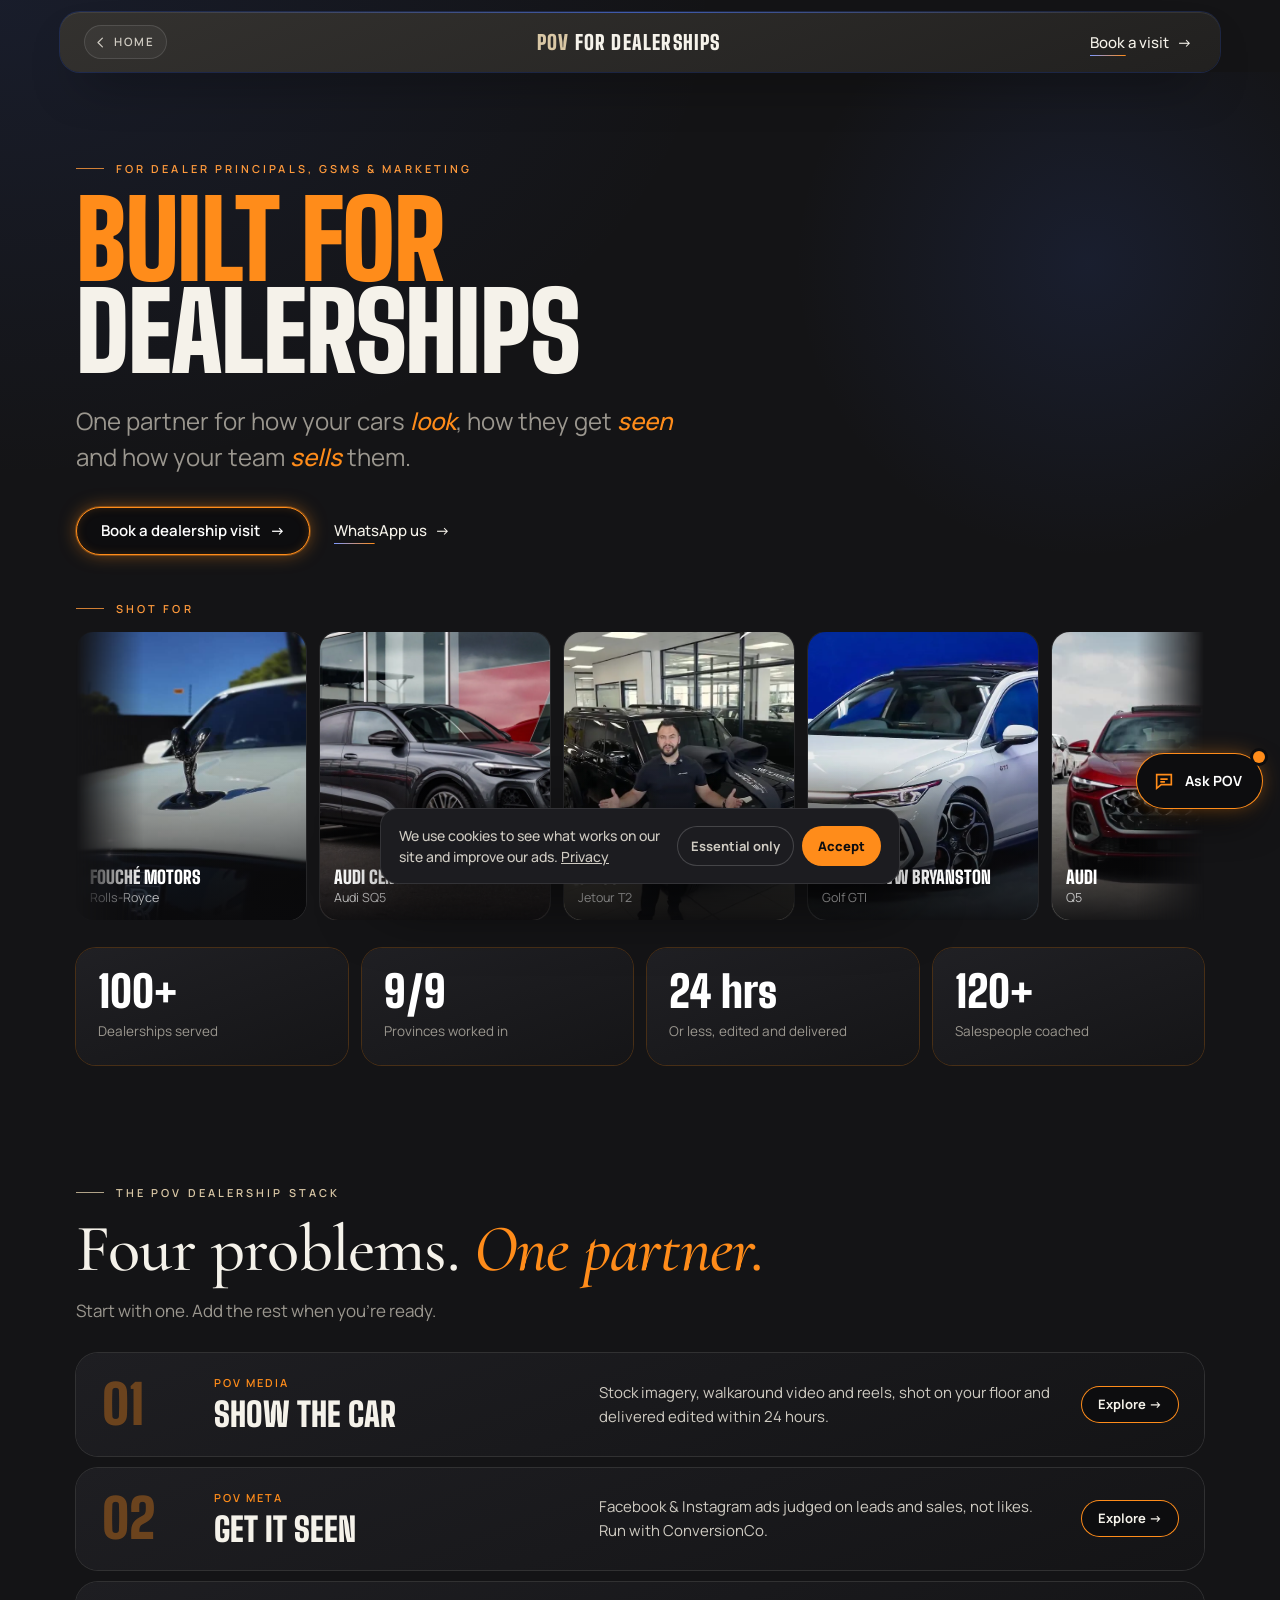
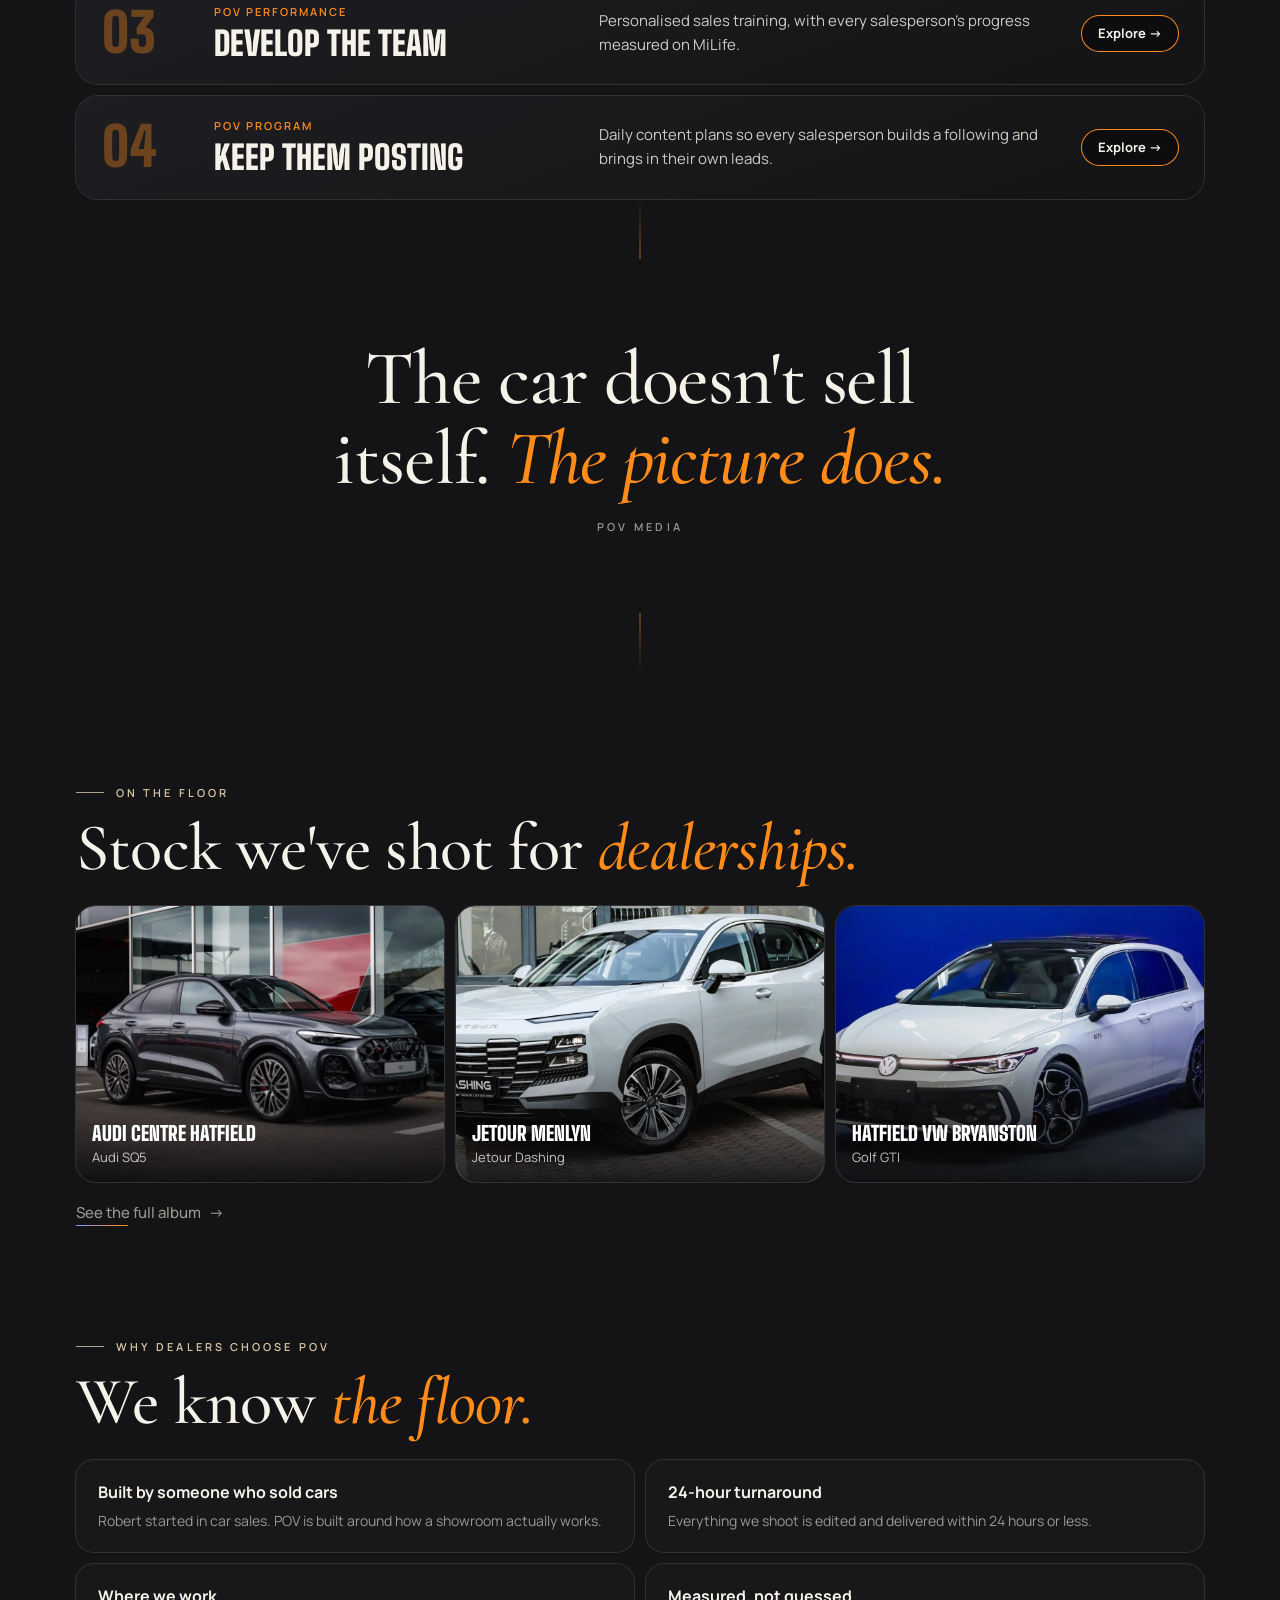
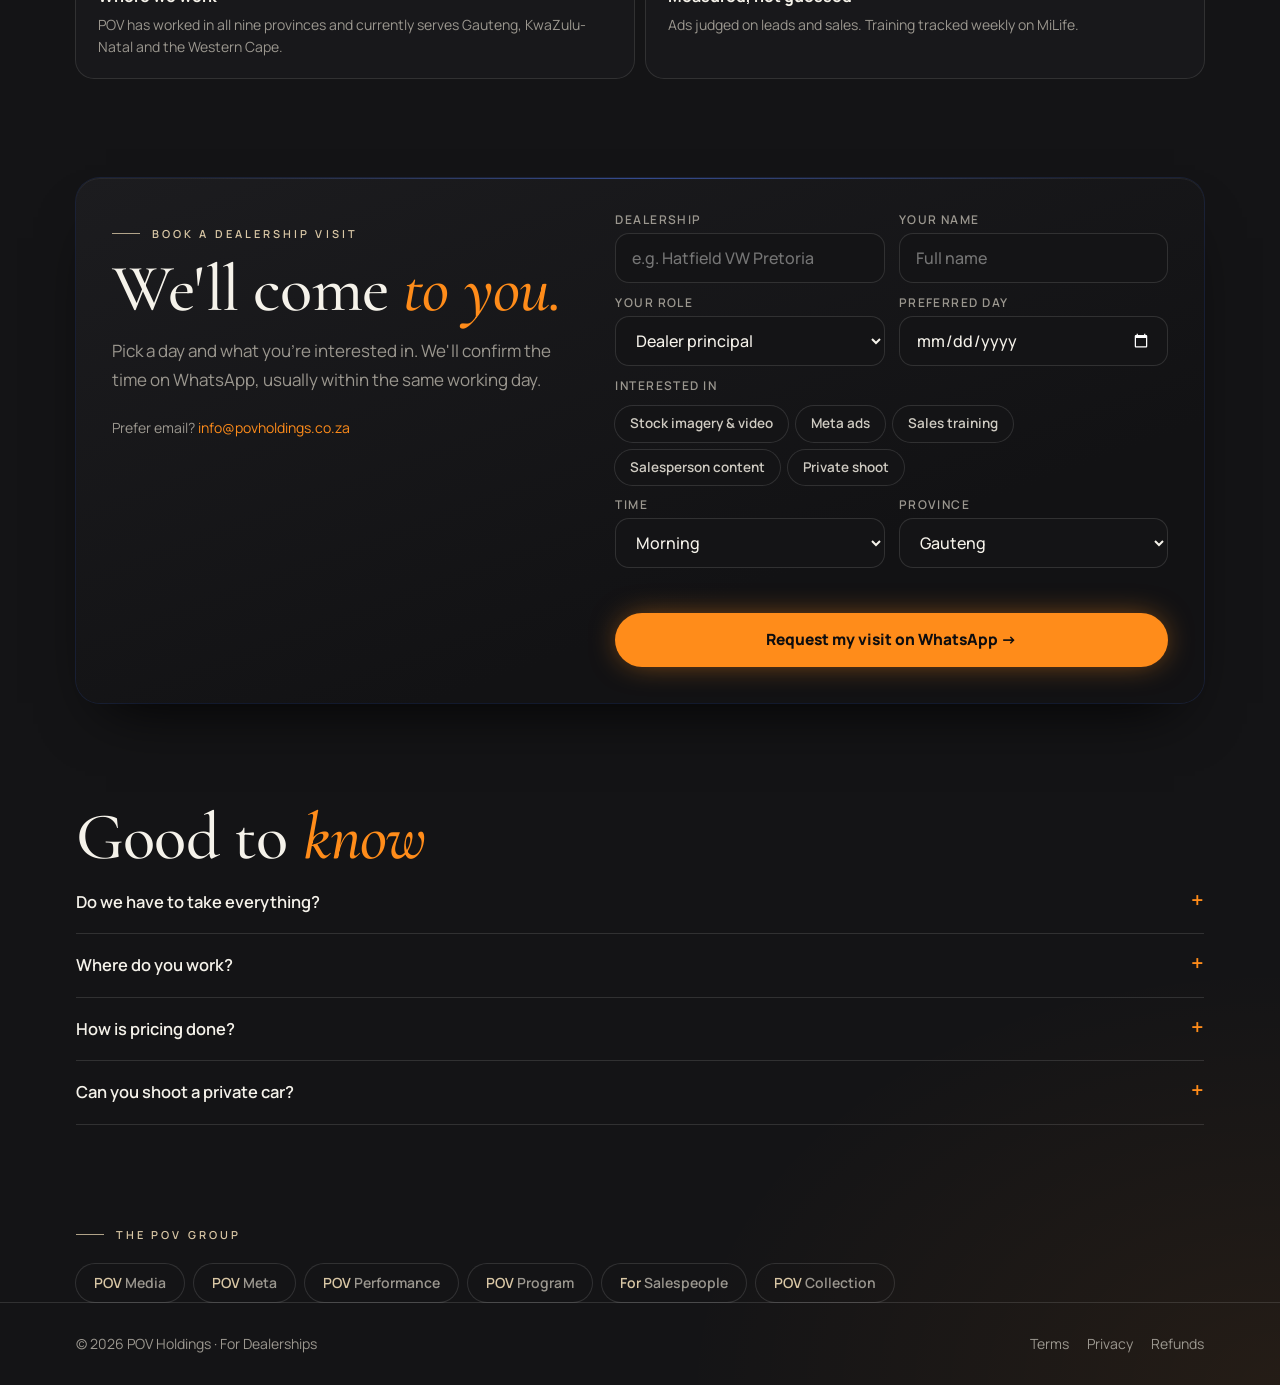
<file: divisions/dealers.html>
<!doctype html>
<html lang="en">
<head>
<meta charset="utf-8">
<meta name="viewport" content="width=device-width,initial-scale=1,viewport-fit=cover">
<meta name="claude:viewport-fit-sides" content="cover">
<title>POV for Dealerships</title>
<script src="../track.js"></script>
<link rel="canonical" href="https://pointofviewholdings.co.za/divisions/dealers.html">
<meta property="og:type" content="website">
<meta property="og:site_name" content="POV Holdings">
<meta property="og:title" content="POV for Dealerships">
<meta property="og:description" content="Stock imagery, Meta ads, sales training and salesperson content for South African dealerships. One partner, one point of view.">
<meta property="og:url" content="https://pointofviewholdings.co.za/divisions/dealers.html">
<meta property="og:image" content="https://pointofviewholdings.co.za/work/og-pov.jpg">
<meta property="og:image:width" content="1200">
<meta property="og:image:height" content="630">
<meta name="twitter:card" content="summary_large_image">
<meta name="description" content="Stock imagery, Meta ads, sales training and salesperson content for South African dealerships. One partner, one point of view.">
<link rel="preconnect" href="https://fonts.googleapis.com"><link rel="preconnect" href="https://fonts.gstatic.com" crossorigin>
<link rel="stylesheet" href="https://fonts.googleapis.com/css2?family=Big+Shoulders+Display:wght@800;900&family=Cormorant+Garamond:ital,wght@0,500;0,600;1,500&family=Manrope:wght@400;500;600;700&display=swap">
<link rel="stylesheet" href="pov.css">
<style>
.hero h1 span{color:#ff8c1a}
.mq{overflow:hidden;margin-top:clamp(28px,4vw,44px);mask-image:linear-gradient(90deg,transparent,#000 10%,#000 90%,transparent);-webkit-mask-image:linear-gradient(90deg,transparent,#000 10%,#000 90%,transparent)}
.mq div{display:flex;gap:44px;width:max-content;animation:mq 46s linear infinite}
.mq span{font:900 22px/1 var(--display);text-transform:uppercase;letter-spacing:.04em;color:rgba(245,242,234,.42);white-space:nowrap}
.mq span::before{content:"\2726";color:#ff8c1a;margin-right:44px;font-size:14px;vertical-align:middle}
@keyframes mq{to{transform:translateX(-50%)}}
.kp{display:grid;grid-template-columns:repeat(4,1fr);gap:14px;margin-top:28px}@media (max-width:760px){.kp{grid-template-columns:1fr 1fr}}
.kp div{padding:22px;border-radius:20px;background:linear-gradient(160deg,#202024,#151517);box-shadow:0 0 0 1px rgba(255,140,26,.22)}
.kp b{display:block;font:900 clamp(30px,3.4vw,46px)/1 var(--display);color:#fff;white-space:nowrap}.kp span{display:block;color:var(--grey);font-size:13.5px;margin-top:8px}
.stack{margin-top:28px;display:grid;gap:12px}
.srow{display:grid;grid-template-columns:90px 1.1fr 1.4fr auto;gap:22px;align-items:center;padding:24px 26px;border-radius:22px;background:linear-gradient(160deg,#1e1e22,#141416);box-shadow:0 0 0 1px var(--hair);text-decoration:none;color:inherit;transition:box-shadow .35s,transform .35s}
.srow:hover{box-shadow:0 0 0 1px #ff8c1a,0 0 36px -10px rgba(255,140,26,.5);transform:translateX(4px)}
.srow .no{font:900 54px/1 var(--display);color:rgba(255,140,26,.35)}
.srow h3{font:900 clamp(26px,2.6vw,34px)/1 var(--display);text-transform:uppercase}.srow h3 small{display:block;font:600 11px/1 var(--sans);letter-spacing:.18em;color:#ff8c1a;margin-bottom:10px}
.srow p{margin:0;color:#cfcbc2;font-size:15px}
.srow em{font-style:normal;white-space:nowrap;padding:11px 16px;border-radius:999px;background:#0d0d0f;box-shadow:0 0 0 1px #ff8c1a;font:700 13px/1 var(--sans);transition:all .3s}
.srow:hover em{background:#ff8c1a;color:#0d0d0f}
@media (max-width:860px){.srow{grid-template-columns:56px 1fr;gap:10px 16px}.srow .no{font-size:40px;grid-row:span 2}.srow p{grid-column:2}.srow em{grid-column:2;justify-self:start;margin-top:6px}}
.why{display:grid;grid-template-columns:repeat(2,1fr);gap:12px;margin-top:24px}@media (max-width:700px){.why{grid-template-columns:1fr}}
.why div{padding:20px 22px;border-radius:18px;background:#18181b;box-shadow:0 0 0 1px var(--hair)}.why b{display:block;font-size:16px}.why span{display:block;color:var(--grey);font-size:14px;margin-top:4px}
.bk{display:grid;grid-template-columns:.9fr 1.1fr;gap:clamp(24px,4vw,56px);align-items:start}@media (max-width:900px){.bk{grid-template-columns:1fr}}
.bk form{display:grid;gap:14px;background:none;padding:0;box-shadow:none}
.bk label{display:grid;gap:7px;font:600 12px/1 var(--sans);letter-spacing:.12em;text-transform:uppercase;color:var(--grey)}
.bk input,.bk select{height:50px;border-radius:14px;border:1px solid var(--hair);background:#141416;color:var(--ink);padding:0 16px;font:500 16px var(--sans);outline:none;width:100%;box-sizing:border-box;color-scheme:dark}
.bk input:focus,.bk select:focus{border-color:#ff8c1a}
.bk .two{display:grid;grid-template-columns:1fr 1fr;gap:14px}@media (max-width:520px){.bk .two{grid-template-columns:1fr}}
.chipset{display:flex;flex-wrap:wrap;gap:8px}
.chipset button{border:0;cursor:pointer;padding:11px 15px;border-radius:999px;background:#141416;color:#cfcbc2;font:600 13.5px/1 var(--sans);box-shadow:0 0 0 1px var(--hair);transition:all .2s}
.chipset button.on{background:rgba(255,140,26,.14);color:#fff;box-shadow:0 0 0 1px #ff8c1a}
.chipset button.on::before{content:"\2713\00a0";color:#ff8c1a}
.go{height:54px;border:0;border-radius:999px;background:#ff8c1a;color:#0d0d0f;font:800 15.5px/1 var(--sans);cursor:pointer;box-shadow:0 0 30px -6px rgba(255,140,26,.6);transition:transform .2s}.go:hover{transform:translateY(-2px)}
.bkmsg{min-height:1.2em;margin:0;font-size:14px;color:#f2a08a}
.bkalt{font-size:14px;color:var(--grey);margin:0}.bkalt a{color:#ff8c1a}
.faqm details{border-bottom:1px solid var(--hair);padding:18px 0}.faqm summary{cursor:pointer;list-style:none;display:flex;justify-content:space-between;gap:16px;font-weight:600;font-size:16.5px}.faqm summary::after{content:"+";color:#ff8c1a;font-size:22px;line-height:1}.faqm details[open] summary::after{content:"\2013"}.faqm summary::-webkit-details-marker{display:none}.faqm p{color:#cfcbc2;margin:10px 0 0}
.rv{opacity:0;transform:translateY(24px);transition:opacity .8s cubic-bezier(.2,.7,.2,1),transform .8s cubic-bezier(.2,.7,.2,1)}.rv.in{opacity:1;transform:none}
@media (prefers-reduced-motion:reduce){.rv{opacity:1;transform:none}.mq div{animation:none}}

.cw{overflow:hidden;margin-top:16px;mask-image:linear-gradient(90deg,transparent,#000 6%,#000 94%,transparent);-webkit-mask-image:linear-gradient(90deg,transparent,#000 6%,#000 94%,transparent)}
.cw>div{display:flex;gap:14px;width:max-content;animation:mq 70s linear infinite}
.cw:hover>div{animation-play-state:paused}
.cw figure{position:relative;margin:0;width:clamp(170px,18vw,230px);aspect-ratio:4/5;border-radius:18px;overflow:hidden;box-shadow:0 0 0 1px rgba(255,255,255,.08);transition:box-shadow .3s}
.cw figure:hover{box-shadow:0 0 0 1px #ff8c1a,0 0 30px -8px rgba(255,140,26,.6)}
.cw img{width:100%;height:100%;object-fit:cover;display:block}
.cw figure::after{content:"";position:absolute;inset:45% 0 0;background:linear-gradient(transparent,rgba(10,10,12,.92))}
.cw figcaption{position:absolute;left:14px;right:14px;bottom:13px;z-index:1;font-size:12.5px;color:rgba(255,255,255,.7);line-height:1.3}
.cw figcaption b{display:block;font:900 18px/1.05 var(--display);text-transform:uppercase;color:#fff;margin-bottom:3px}
@media (prefers-reduced-motion:reduce){.cw>div{animation:none}}
</style>
</head>
<body class="lux">
<header><div class="nav"><a class="back homeback" href="../index.html?home=1" aria-label="Back to POV Holdings home"><svg viewBox="0 0 24 24" aria-hidden="true"><path d="M15 5l-7 7 7 7"/></svg><span>Home</span></a><span class="brandname"><span>POV</span> for Dealerships</span><a class="arrow" href="#book">Book a visit <i>→</i></a></div></header>
<main>
  <section class="hero"><div class="wrap">
    <p class="kicker">For dealer principals, GSMs &amp; marketing</p>
    <h1><span>Built for</span>Dealerships</h1>
    <p class="lede">One partner for how your cars <em>look</em>, how they get <em>seen</em> and how your team <em>sells</em> them.</p>
    <div class="hero-row"><a class="pill" href="#book">Book a dealership visit <i>→</i></a><a class="arrow" href="https://wa.me/27786880944?text=Hi%20POV%2C%20I%27d%20like%20to%20book%20a%20dealership%20visit." target="_blank" rel="noopener">WhatsApp us <i>→</i></a></div>
    <p class="kicker" style="margin-top:clamp(32px,4vw,48px)">Shot for</p><div class="cw" aria-label="Dealerships we shoot for"><div><figure><img src="../vid/reels/fouche-motors-rolls-royce-2.jpg" alt="Rolls-Royce, Fouché Motors" loading="lazy" decoding="async"><figcaption><b>Fouché Motors</b>Rolls-Royce</figcaption></figure><figure><img src="../work/audi-sq5-01.webp?v=3" alt="Audi SQ5, Audi Centre Hatfield" loading="lazy" decoding="async"><figcaption><b>Audi Centre Hatfield</b>Audi SQ5</figcaption></figure><figure><img src="../vid/reels/jetour-menlyn-jetour-t2-aspire-2.webp" alt="Jetour T2, Jetour Menlyn" loading="lazy" decoding="async"><figcaption><b>Jetour Menlyn</b>Jetour T2</figcaption></figure><figure><img src="../work/vw-golf-gti-01c.webp?v=3" alt="Golf GTI, Hatfield VW Bryanston" loading="lazy" decoding="async"><figcaption><b>Hatfield VW Bryanston</b>Golf GTI</figcaption></figure><figure><img src="../vid/reels/audi-q5.jpg" alt="Audi Q5" loading="lazy" decoding="async"><figcaption><b>Audi</b>Q5</figcaption></figure><figure><img src="../vid/reels/hatfield-vw-pretoria-alechia-car-surprise-2.jpg" alt="Handover, Hatfield VW Pretoria" loading="lazy" decoding="async"><figcaption><b>Hatfield VW Pretoria</b>Handover</figcaption></figure><figure><img src="../work/jetour-dashing-01.webp?v=3" alt="Jetour Dashing, Jetour Menlyn" loading="lazy" decoding="async"><figcaption><b>Jetour Menlyn</b>Jetour Dashing</figcaption></figure><figure><img src="../vid/reels/byd-menlyn-byd-sealion-8.jpg" alt="Sealion 8, BYD Menlyn" loading="lazy" decoding="async"><figcaption><b>BYD Menlyn</b>Sealion 8</figcaption></figure><figure><img src="../vid/reels/omoda-jaecoo-waterfall-what-you-need.jpg" alt="Reel, Omoda &amp; Jaecoo Waterfall" loading="lazy" decoding="async"><figcaption><b>Omoda &amp; Jaecoo Waterfall</b>Reel</figcaption></figure><figure><img src="../work/reel-gt3rs.webp" alt="Porsche 911 GT3 RS, private client" loading="lazy" decoding="async"><figcaption><b>Private client</b>Porsche 911 GT3 RS</figcaption></figure><figure><img src="../vid/reels/vw-wonderboom-sondela-bakkie-suv-fest-vertical.webp" alt="Bakkie Fest, VW Wonderboom" loading="lazy" decoding="async"><figcaption><b>VW Wonderboom</b>Bakkie Fest</figcaption></figure><figure aria-hidden="true"><img src="../vid/reels/fouche-motors-rolls-royce-2.jpg" alt="" loading="lazy" decoding="async"><figcaption><b>Fouché Motors</b>Rolls-Royce</figcaption></figure><figure aria-hidden="true"><img src="../work/audi-sq5-01.webp?v=3" alt="" loading="lazy" decoding="async"><figcaption><b>Audi Centre Hatfield</b>Audi SQ5</figcaption></figure><figure aria-hidden="true"><img src="../vid/reels/jetour-menlyn-jetour-t2-aspire-2.webp" alt="" loading="lazy" decoding="async"><figcaption><b>Jetour Menlyn</b>Jetour T2</figcaption></figure><figure aria-hidden="true"><img src="../work/vw-golf-gti-01c.webp?v=3" alt="" loading="lazy" decoding="async"><figcaption><b>Hatfield VW Bryanston</b>Golf GTI</figcaption></figure><figure aria-hidden="true"><img src="../vid/reels/audi-q5.jpg" alt="" loading="lazy" decoding="async"><figcaption><b>Audi</b>Q5</figcaption></figure><figure aria-hidden="true"><img src="../vid/reels/hatfield-vw-pretoria-alechia-car-surprise-2.jpg" alt="" loading="lazy" decoding="async"><figcaption><b>Hatfield VW Pretoria</b>Handover</figcaption></figure><figure aria-hidden="true"><img src="../work/jetour-dashing-01.webp?v=3" alt="" loading="lazy" decoding="async"><figcaption><b>Jetour Menlyn</b>Jetour Dashing</figcaption></figure><figure aria-hidden="true"><img src="../vid/reels/byd-menlyn-byd-sealion-8.jpg" alt="" loading="lazy" decoding="async"><figcaption><b>BYD Menlyn</b>Sealion 8</figcaption></figure><figure aria-hidden="true"><img src="../vid/reels/omoda-jaecoo-waterfall-what-you-need.jpg" alt="" loading="lazy" decoding="async"><figcaption><b>Omoda &amp; Jaecoo Waterfall</b>Reel</figcaption></figure><figure aria-hidden="true"><img src="../work/reel-gt3rs.webp" alt="" loading="lazy" decoding="async"><figcaption><b>Private client</b>Porsche 911 GT3 RS</figcaption></figure><figure aria-hidden="true"><img src="../vid/reels/vw-wonderboom-sondela-bakkie-suv-fest-vertical.webp" alt="" loading="lazy" decoding="async"><figcaption><b>VW Wonderboom</b>Bakkie Fest</figcaption></figure></div></div>
    <div class="kp rv"><div><b>100+</b><span>Dealerships served</span></div><div><b>9/9</b><span>Provinces worked in</span></div><div><b>24 hrs</b><span>Or less, edited and delivered</span></div><div><b>120+</b><span>Salespeople coached</span></div></div>
  </div></section>

  <section class="wrap" style="padding-block:clamp(40px,6vw,80px) 0">
    <div class="rv"><p class="kicker">The POV dealership stack</p><h2 style="margin-top:14px">Four problems. <em>One partner.</em></h2><p class="sub">Start with one. Add the rest when you're ready.</p></div>
    <div class="stack">
      <a class="srow rv" href="media.html"><span class="no">01</span><h3><small>POV Media</small>Show the car</h3><p>Stock imagery, walkaround video and reels, shot on your floor and delivered edited within 24 hours.</p><em>Explore →</em></a>
      <a class="srow rv" href="meta.html"><span class="no">02</span><h3><small>POV Meta</small>Get it seen</h3><p>Facebook &amp; Instagram ads judged on leads and sales, not likes. Run with ConversionCo.</p><em>Explore →</em></a>
      <a class="srow rv" href="performance.html"><span class="no">03</span><h3><small>POV Performance</small>Develop the team</h3><p>Personalised sales training, with every salesperson's progress measured on MiLife.</p><em>Explore →</em></a>
      <a class="srow rv" href="../program/"><span class="no">04</span><h3><small>POV Program</small>Keep them posting</h3><p>Daily content plans so every salesperson builds a following and brings in their own leads.</p><em>Explore →</em></a>
    </div>
  </section>

  <section class="mf wrap"><p>The car doesn't sell itself. <em>The picture does.</em></p><small>POV Media</small></section>
  <section class="wrap" style="padding-block:clamp(56px,8vw,100px) 0">
    <div class="rv"><p class="kicker">On the floor</p><h2 style="margin-top:14px">Stock we've shot for <em>dealerships.</em></h2></div>
    <div class="workgrid rv"><figure><img src="../work/audi-sq5-01.webp?v=3" alt="Audi SQ5, Audi Centre Hatfield" loading="lazy" decoding="async"><figcaption><b>Audi Centre Hatfield</b>Audi SQ5</figcaption></figure><figure><img src="../work/jetour-dashing-01.webp?v=3" alt="Jetour Dashing, Jetour Menlyn" loading="lazy" decoding="async"><figcaption><b>Jetour Menlyn</b>Jetour Dashing</figcaption></figure><figure><img src="../work/vw-golf-gti-01c.webp?v=3" alt="VW Golf GTI, Hatfield VW Bryanston" loading="lazy" decoding="async"><figcaption><b>Hatfield VW Bryanston</b>Golf GTI</figcaption></figure></div>
    <p class="sub" style="margin-top:16px"><a class="arrow" href="media.html#album">See the full album <i>→</i></a></p>
  </section>

  <section class="wrap" style="padding-block:clamp(56px,8vw,100px) 0">
    <div class="rv"><p class="kicker">Why dealers choose POV</p><h2 style="margin-top:14px">We know <em>the floor.</em></h2></div>
    <div class="why rv">
      <div><b>Built by someone who sold cars</b><span>Robert started in car sales. POV is built around how a showroom actually works.</span></div>
      <div><b>24-hour turnaround</b><span>Everything we shoot is edited and delivered within 24 hours or less.</span></div>
      <div><b>Where we work</b><span>POV has worked in all nine provinces and currently serves Gauteng, KwaZulu-Natal and the Western Cape.</span></div>
      <div><b>Measured, not guessed</b><span>Ads judged on leads and sales. Training tracked weekly on MiLife.</span></div>
    </div>
  </section>

  <section class="wrap" id="book" style="padding-block:clamp(56px,8vw,100px) 0;scroll-margin-top:90px">
    <div class="slab bk rv">
      <div><p class="kicker">Book a dealership visit</p><h2 style="margin-top:14px">We'll come <em>to you.</em></h2><p class="sub">Pick a day and what you're interested in. We'll confirm the time on WhatsApp, usually within the same working day.</p>
        <p class="bkalt" style="margin-top:22px">Prefer email? <a href="mailto:info@povholdings.co.za?subject=Dealership%20visit">info@povholdings.co.za</a></p></div>
      <form id="bkf" novalidate>
        <div class="two"><label>Dealership<input id="bDl" autocomplete="organization" placeholder="e.g. Hatfield VW Pretoria" maxlength="80"></label><label>Your name<input id="bNm" autocomplete="name" placeholder="Full name" maxlength="60"></label></div>
        <div class="two"><label>Your role<select id="bRl"><option>Dealer principal</option><option>General sales manager</option><option>Sales manager</option><option>Marketing</option><option>Other</option></select></label><label>Preferred day<input id="bDt" type="date"></label></div>
        <label>Interested in</label>
        <div class="chipset" role="group" aria-label="Interested in"><button type="button" aria-pressed="false">Stock imagery &amp; video</button><button type="button" aria-pressed="false">Meta ads</button><button type="button" aria-pressed="false">Sales training</button><button type="button" aria-pressed="false">Salesperson content</button><button type="button" aria-pressed="false">Private shoot</button></div>
        <div class="two"><label>Time<select id="bTm"><option>Morning</option><option>Afternoon</option></select></label><label>Province<select id="bPr"><option>Gauteng</option><option>KwaZulu-Natal</option><option>Western Cape</option><option>Eastern Cape</option><option>Free State</option><option>Limpopo</option><option>Mpumalanga</option><option>North West</option><option>Northern Cape</option></select></label></div>
        <p class="bkmsg" id="bMsg" aria-live="polite"></p>
        <button class="go" type="submit">Request my visit on WhatsApp →</button>
      </form>
    </div>
  </section>

  <section class="wrap faqm" style="padding-block:clamp(56px,8vw,100px) 0">
    <h2 class="rv">Good to <em>know</em></h2>
    <details><summary>Do we have to take everything?</summary><p>No. Most dealerships start with one division and add more later.</p></details>
    <details><summary>Where do you work?</summary><p>Nationwide. POV has worked in all nine provinces.</p></details>
    <details><summary>How is pricing done?</summary><p>Every package is quoted for your dealership after a visit. Applicable taxes are shown on your quote.</p></details>
    <details><summary>Can you shoot a private car?</summary><p>Yes. See <a href="media.html#pricing" style="color:#ff8c1a">private shoots</a> on POV Media.</p></details>
  </section>

  <section class="wrap" style="padding-block:clamp(56px,8vw,90px) 0"><p class="kicker">The POV group</p><div class="others"><a href="media.html"><b>POV</b> Media</a><a href="meta.html"><b>POV</b> Meta</a><a href="performance.html"><b>POV</b> Performance</a><a href="../program/"><b>POV</b> Program</a><a href="sales.html"><b>For</b> Salespeople</a><a href="collection.html"><b>POV</b> Collection</a></div></section>
</main>
<footer><div class="wrap"><span>© 2026 POV Holdings · For Dealerships</span><nav class="flegal" aria-label="Legal"><a href="../legal.html#terms">Terms</a><a href="../legal.html#privacy">Privacy</a><a href="../legal.html#refunds">Refunds</a></nav></div></footer>
<nav class="mbar" aria-label="Quick contact"><a class="solid" href="#book">Book a visit</a><a href="https://wa.me/27786880944?text=Hi%20POV%2C%20I%27d%20like%20to%20book%20a%20dealership%20visit." target="_blank" rel="noopener">WhatsApp</a><a href="../index.html?home=1">Home</a></nav>
<script>
(function(){var io=new IntersectionObserver(function(es){es.forEach(function(e){if(e.isIntersecting){e.target.classList.add('in');io.unobserve(e.target)}})},{threshold:.12});document.querySelectorAll('.rv').forEach(function(el){io.observe(el)});
document.querySelectorAll('.chipset button').forEach(function(b){b.addEventListener('click',function(){b.classList.toggle('on');b.setAttribute('aria-pressed',b.classList.contains('on'))})});
try{var a=JSON.parse(sessionStorage.getItem('pov_attr')||'null');window.__adtag=a&&a.utm_campaign?' [ad: '+a.utm_campaign+']':''}catch(_){window.__adtag=''}
})();
</script>
<script>
(function(){
  var d=document.getElementById('bDt'),t=new Date();t.setDate(t.getDate()+1);d.min=t.toISOString().slice(0,10);
  document.getElementById('bkf').addEventListener('submit',function(e){e.preventDefault();
    var g=function(i){return document.getElementById(i).value.trim()},m=document.getElementById('bMsg');
    if(!g('bDl')||!g('bNm')){m.textContent='Please add your dealership and name.';return}
    var picks=[].map.call(document.querySelectorAll('.chipset .on'),function(b){return b.textContent}).join(', ')||'Not sure yet';
    var day=g('bDt')?new Date(g('bDt')+'T12:00').toLocaleDateString('en-ZA',{weekday:'long',day:'numeric',month:'long'}):'Flexible';
    var txt='Hi POV, I\'d like to book a dealership visit.\n\nDealership: '+g('bDl')+'\nName: '+g('bNm')+' ('+g('bRl')+')\nProvince: '+g('bPr')+'\nPreferred: '+day+', '+g('bTm')+'\nInterested in: '+picks+(window.__adtag||'');
    m.textContent='';window.open('https://wa.me/27786880944?text='+encodeURIComponent(txt),'_blank','noopener');
    try{if(window.gtag)gtag('event','visit_request',{place:'dealers'});if(window.fbq)fbq('track','Lead')}catch(_){}
  });
})();
</script>
<script src="trio.js" defer></script>
<script src="../assistant.js" defer></script>
<script src="nav.js?v=2" defer></script>
</body>
</html>
</file>
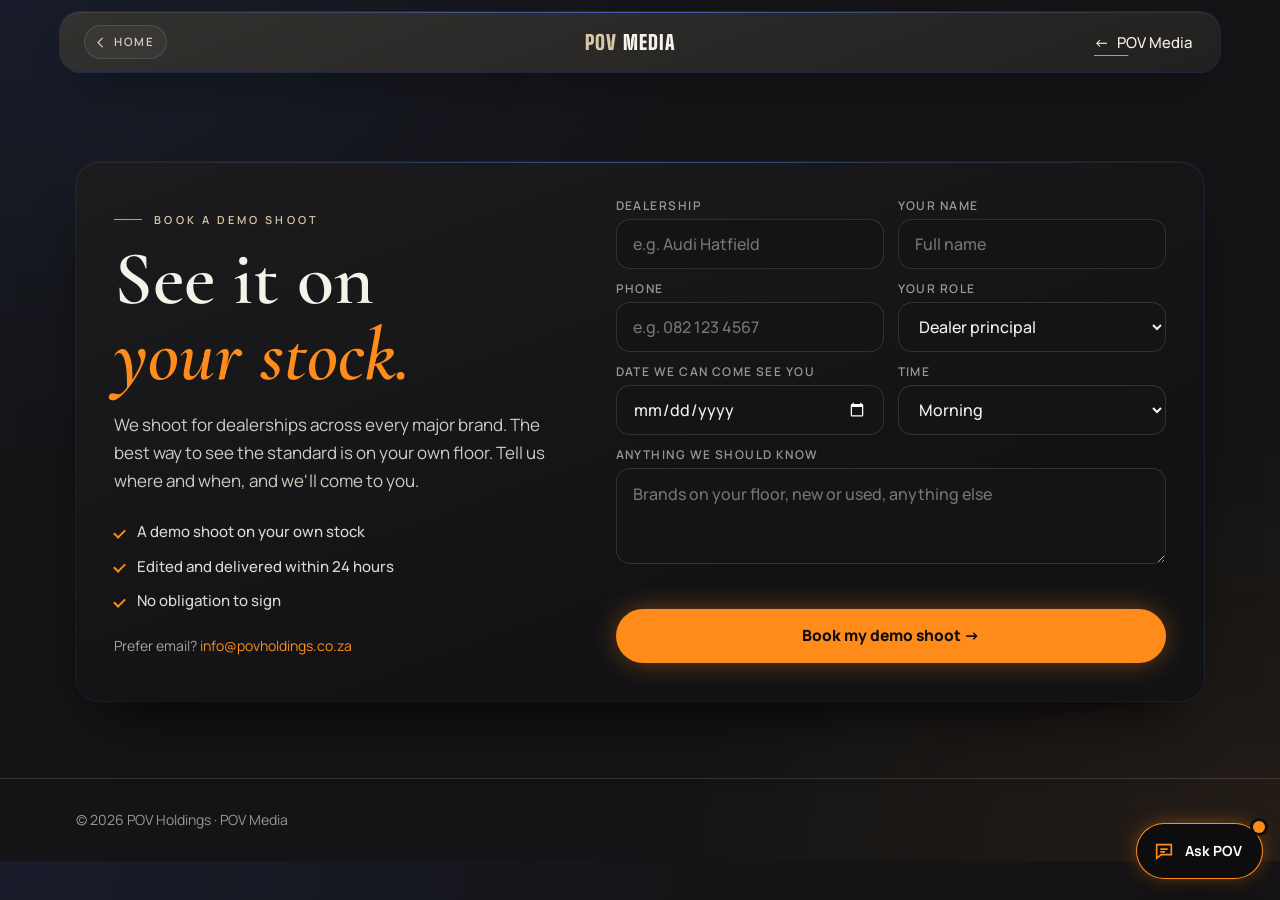
<file: divisions/demo.html>
<!doctype html>
<html lang="en">
<head>
<meta charset="utf-8">
<meta name="viewport" content="width=device-width,initial-scale=1,viewport-fit=cover">
<meta name="claude:viewport-fit-sides" content="cover">
<title>Book a demo shoot · POV Media</title>
<script src="../track.js"></script>
<link rel="canonical" href="https://pointofviewholdings.co.za/divisions/demo.html">
<meta property="og:type" content="website">
<meta property="og:site_name" content="POV Holdings">
<meta property="og:title" content="Book a demo shoot · POV Media">
<meta property="og:description" content="See POV Media on your own stock. Book a demo shoot at your dealership.">
<meta property="og:url" content="https://pointofviewholdings.co.za/divisions/demo.html">
<meta property="og:image" content="https://pointofviewholdings.co.za/work/og-pov.jpg">
<meta property="og:image:width" content="1200">
<meta property="og:image:height" content="630">
<meta name="twitter:card" content="summary_large_image">
<meta name="description" content="See POV Media on your own stock. Book a demo shoot at your dealership.">
<link rel="preconnect" href="https://fonts.googleapis.com"><link rel="preconnect" href="https://fonts.gstatic.com" crossorigin>
<link rel="stylesheet" href="https://fonts.googleapis.com/css2?family=Big+Shoulders+Display:wght@800;900&family=Cormorant+Garamond:ital,wght@0,500;0,600;1,500&family=Manrope:wght@400;500;600;700&display=swap">
<link rel="stylesheet" href="pov.css">
<style>
.bk{display:grid;grid-template-columns:.9fr 1.1fr;gap:clamp(24px,4vw,56px);align-items:start}@media (max-width:900px){.bk{grid-template-columns:1fr}}
.bk form{display:grid;gap:14px;background:none;padding:0;box-shadow:none}
.bk label{display:grid;gap:7px;font:600 12px/1 var(--sans);letter-spacing:.12em;text-transform:uppercase;color:var(--grey)}
.bk input,.bk select{height:50px;border-radius:14px;border:1px solid var(--hair);background:#141416;color:var(--ink);padding:0 16px;font:500 16px var(--sans);outline:none;width:100%;box-sizing:border-box;color-scheme:dark}
.bk input:focus,.bk select:focus{border-color:#ff8c1a}
.bk .two{display:grid;grid-template-columns:1fr 1fr;gap:14px}@media (max-width:520px){.bk .two{grid-template-columns:1fr}}
.chipset{display:flex;flex-wrap:wrap;gap:8px}
.chipset button{border:0;cursor:pointer;padding:11px 15px;border-radius:999px;background:#141416;color:#cfcbc2;font:600 13.5px/1 var(--sans);box-shadow:0 0 0 1px var(--hair);transition:all .2s}
.chipset button.on{background:rgba(255,140,26,.14);color:#fff;box-shadow:0 0 0 1px #ff8c1a}
.chipset button.on::before{content:"\2713\00a0";color:#ff8c1a}
.go{height:54px;border:0;border-radius:999px;background:#ff8c1a;color:#0d0d0f;font:800 15.5px/1 var(--sans);cursor:pointer;box-shadow:0 0 30px -6px rgba(255,140,26,.6);transition:transform .2s}.go:hover{transform:translateY(-2px)}
.bkmsg{min-height:1.2em;margin:0;font-size:14px;color:#f2a08a}
.bkalt{font-size:14px;color:var(--grey);margin:0}.bkalt a{color:#ff8c1a}
.demo{padding-block:clamp(48px,7vw,96px) clamp(40px,6vw,80px)}
.demo h1{font:600 clamp(42px,6vw,76px)/1 "Cormorant Garamond",Georgia,serif;margin:14px 0 0;color:#f5f2ea}
.demo h1 em{font-style:italic;color:#ff8c1a}
.demo .sub{color:#cfcbc2;max-width:460px;margin-top:18px;line-height:1.65}
.demo ul.pts{list-style:none;padding:0;margin:26px 0 0;display:grid;gap:12px}
.demo ul.pts li{display:flex;gap:12px;color:#dcd8cf;font:500 15px/1.5 var(--sans)}
.demo ul.pts li::before{content:"";flex:none;width:9px;height:5px;margin-top:.5em;border:solid #ff8c1a;border-width:0 0 2px 2px;transform:rotate(-45deg)}
.demo .slab{padding:clamp(24px,3vw,40px)}
.bk textarea{min-height:96px;border-radius:14px;border:1px solid var(--hair);background:#141416;color:var(--ink);padding:14px 16px;font:500 16px var(--sans);outline:none;width:100%;resize:vertical}
.bk textarea:focus{border-color:#ff8c1a}

</style>
</head>
<body class="lux">
<header><div class="nav"><a class="back homeback" href="../index.html?home=1" aria-label="Back to POV Holdings home"><svg viewBox="0 0 24 24" aria-hidden="true"><path d="M15 5l-7 7 7 7"/></svg><span>Home</span></a><span class="brandname"><span>POV</span> Media</span><a class="arrow" href="media.html"><i>←</i> POV Media</a></div></header>
<main>
  <section class="wrap demo">
    <div class="slab bk rv">
      <div><p class="kicker">Book a demo shoot</p><h1>See it on <em>your stock.</em></h1>
        <p class="sub">We shoot for dealerships across every major brand. The best way to see the standard is on your own floor. Tell us where and when, and we'll come to you.</p>
        <ul class="pts"><li>A demo shoot on your own stock</li><li>Edited and delivered within 24 hours</li><li>No obligation to sign</li></ul>
        <p class="bkalt" style="margin-top:22px;color:#a9a49a">Prefer email? <a href="mailto:info@povholdings.co.za?subject=Demo%20shoot" style="color:#ff8c1a">info@povholdings.co.za</a></p></div>
      <form id="dmf" novalidate>
        <div class="two"><label>Dealership<input id="dDl" autocomplete="organization" placeholder="e.g. Audi Hatfield" maxlength="80" required></label><label>Your name<input id="dNm" autocomplete="name" placeholder="Full name" maxlength="60"></label></div>
        <div class="two"><label>Phone<input id="dPh" type="tel" autocomplete="tel" placeholder="e.g. 082 123 4567" maxlength="20"></label><label>Your role<select id="dRl"><option>Dealer principal</option><option>General sales manager</option><option>Sales manager</option><option>Marketing</option><option>Other</option></select></label></div>
        <div class="two"><label>Date we can come see you<input id="dDt" type="date" required></label><label>Time<select id="dTm"><option>Morning</option><option>Afternoon</option></select></label></div>
        <label>Anything we should know<textarea id="dNt" maxlength="400" placeholder="Brands on your floor, new or used, anything else"></textarea></label>
        <p class="bkmsg" id="dMsg" aria-live="polite"></p>
        <button class="go" type="submit">Book my demo shoot →</button>
      </form>
    </div>
  </section>
</main>
<footer><div class="wrap"><span>© 2026 POV Holdings · POV Media</span></div></footer>
<script>
(function(){var t=document.getElementById('dDt');var n=new Date();n.setDate(n.getDate()+1);t.min=n.toISOString().slice(0,10);
document.getElementById('dmf').addEventListener('submit',function(e){e.preventDefault();
  var g=function(i){return document.getElementById(i).value.trim()},m=document.getElementById('dMsg');
  if(!g('dDl')||!g('dDt')){m.textContent='Please add your dealership and a date.';return}
  var day=new Date(g('dDt')+'T12:00').toLocaleDateString('en-ZA',{weekday:'long',day:'numeric',month:'long'});
  var txt='Hi POV, I\'d like to book a demo shoot.\n\nDealership: '+g('dDl')+(g('dNm')?'\nName: '+g('dNm')+' ('+g('dRl')+')':'')+(g('dPh')?'\nPhone: '+g('dPh'):'')+'\nDate: '+day+', '+g('dTm')+(g('dNt')?'\nNotes: '+g('dNt'):'');
  m.textContent='';window.open('https://wa.me/27786880944?text='+encodeURIComponent(txt),'_blank','noopener');
  try{if(window.gtag)gtag('event','demo_request',{place:'media'});if(window.fbq)fbq('track','Lead')}catch(_){}
});})();
</script>
<script src="trio.js" defer></script>
<script src="../assistant.js" defer></script>
<script src="nav.js?v=2" defer></script>
</body>
</html>
</file>
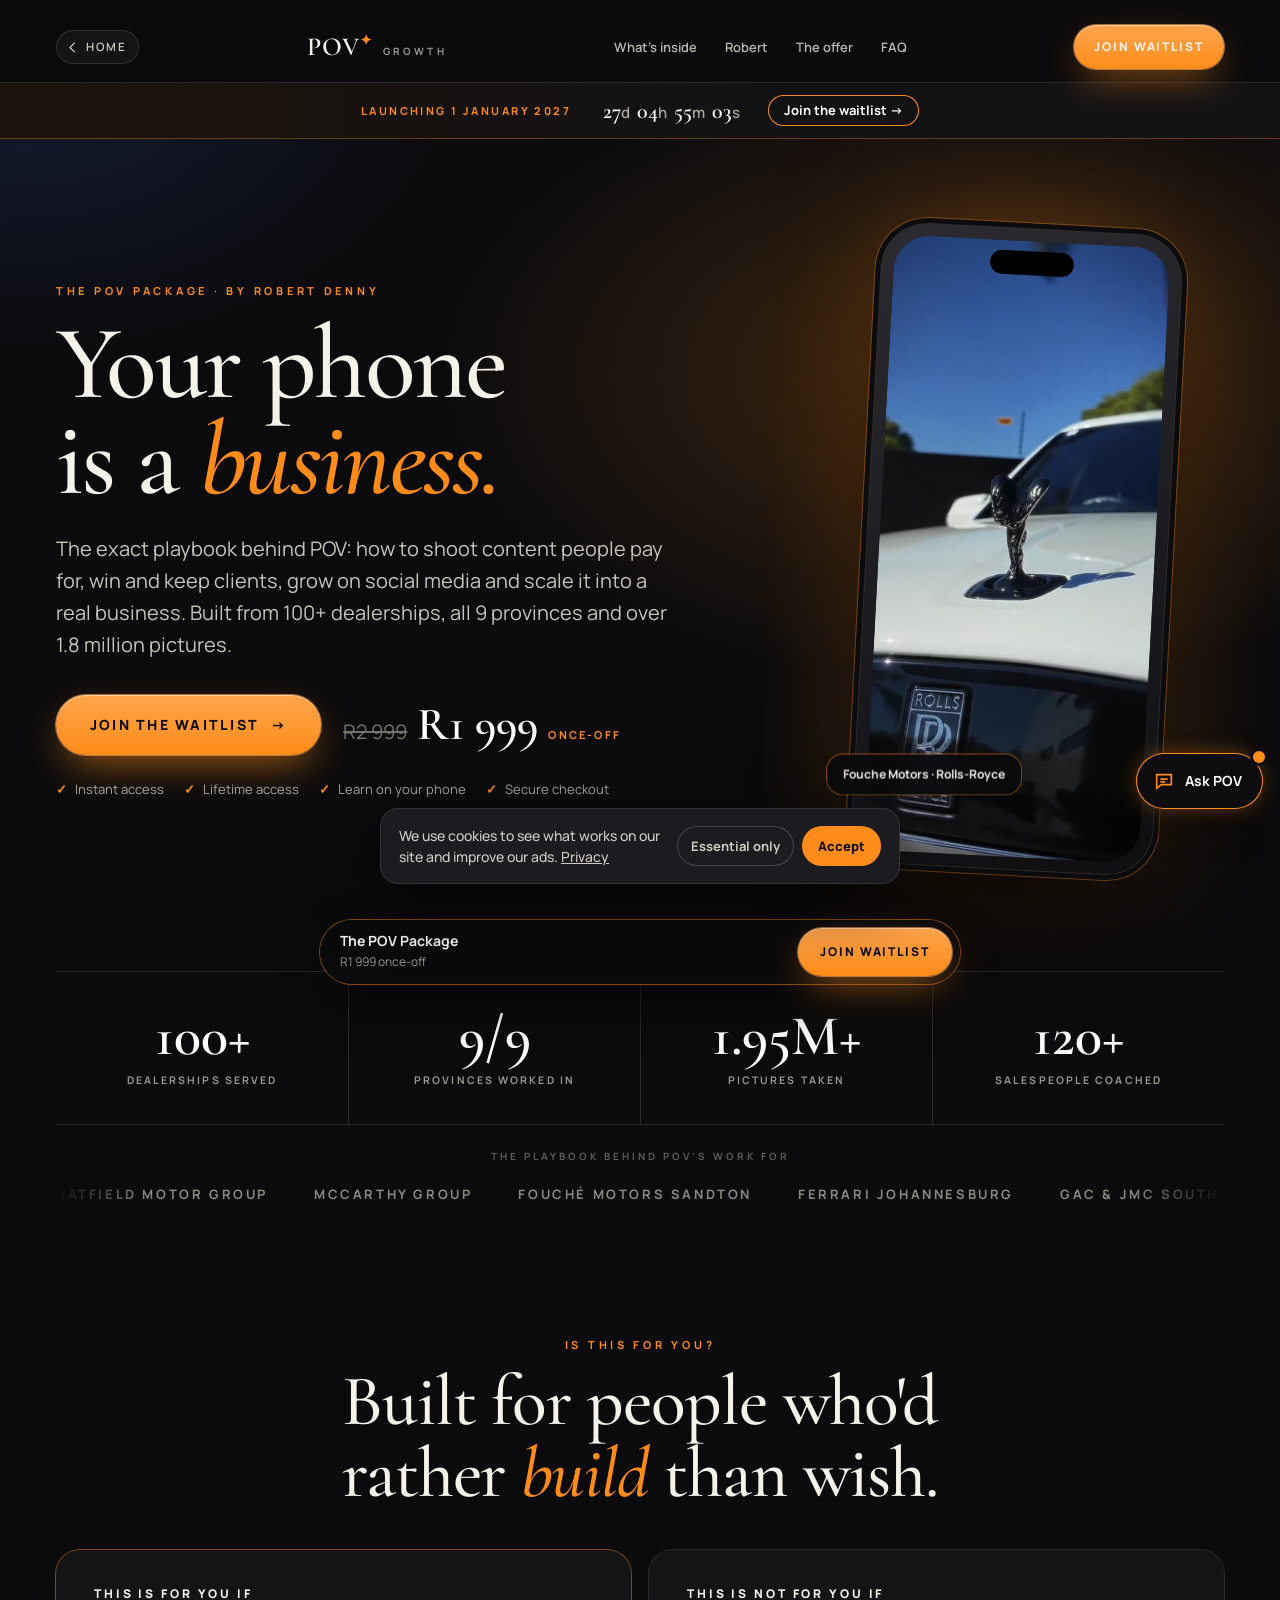
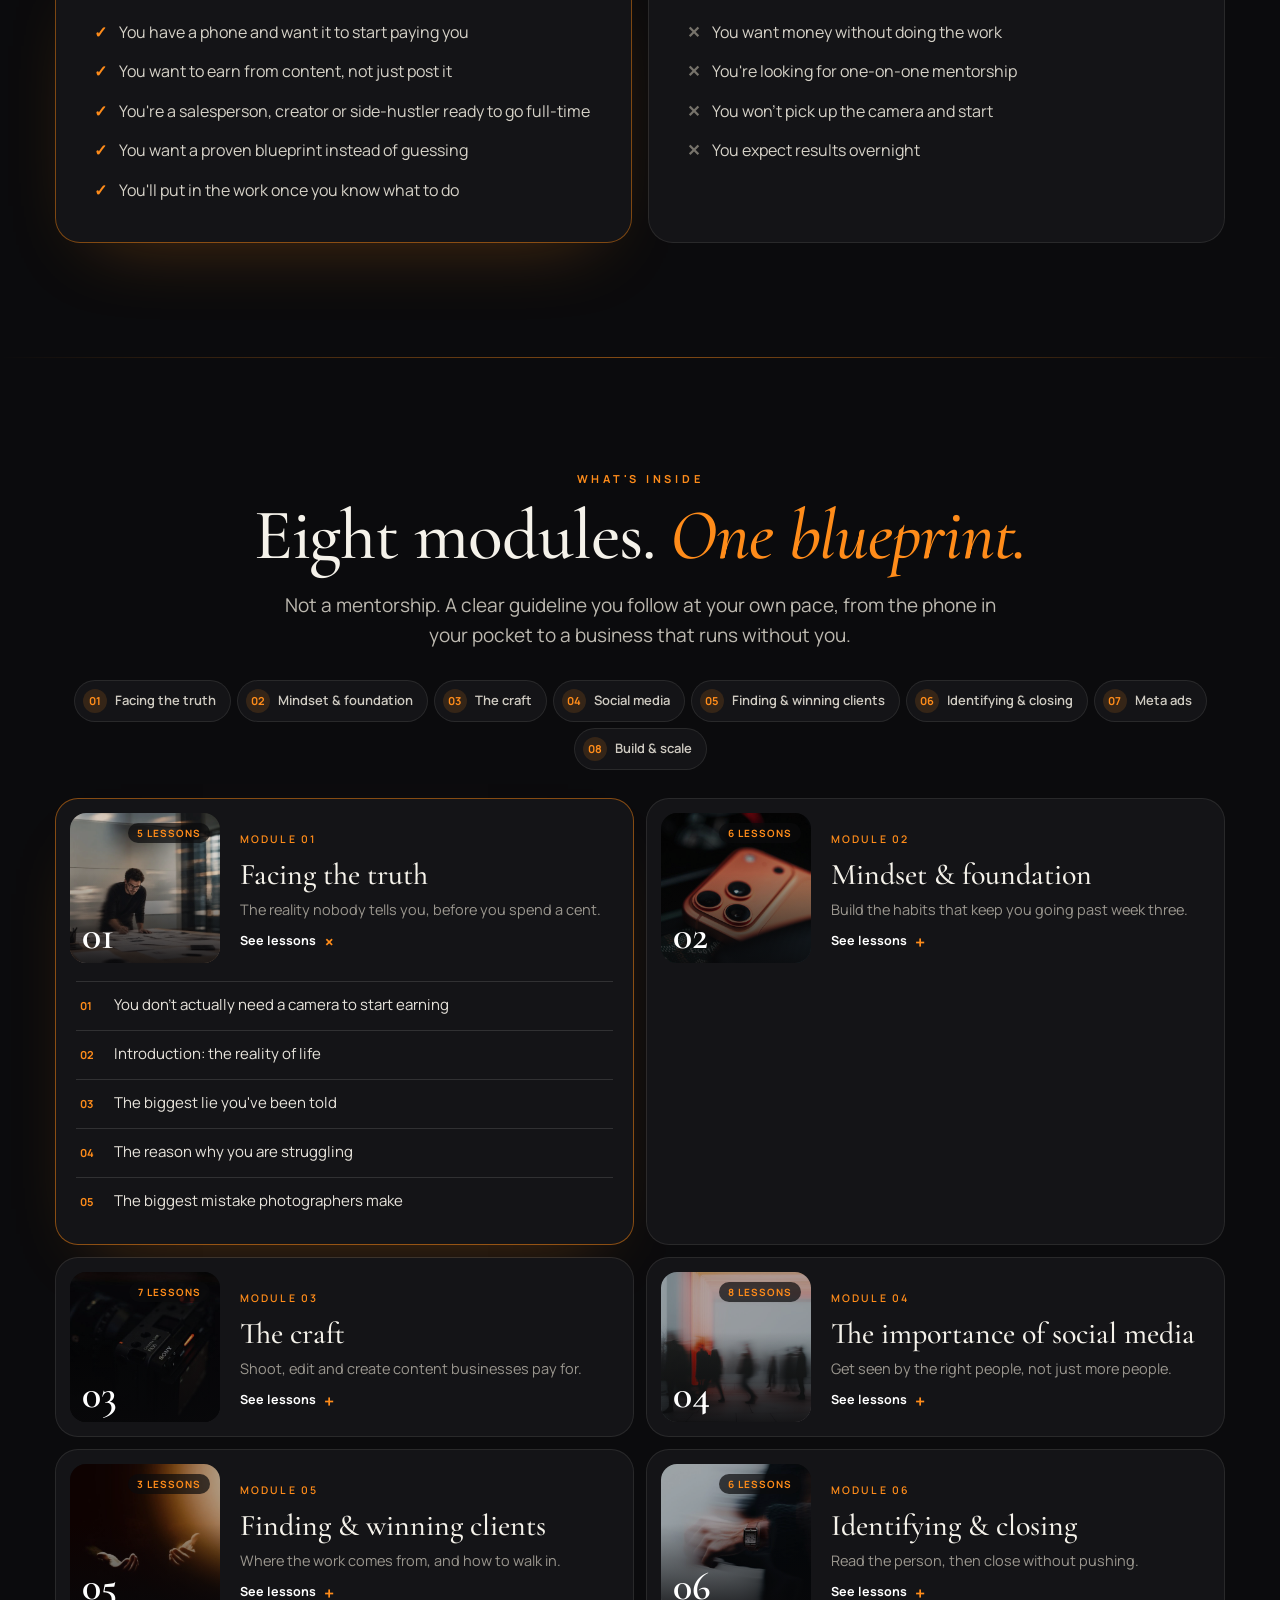
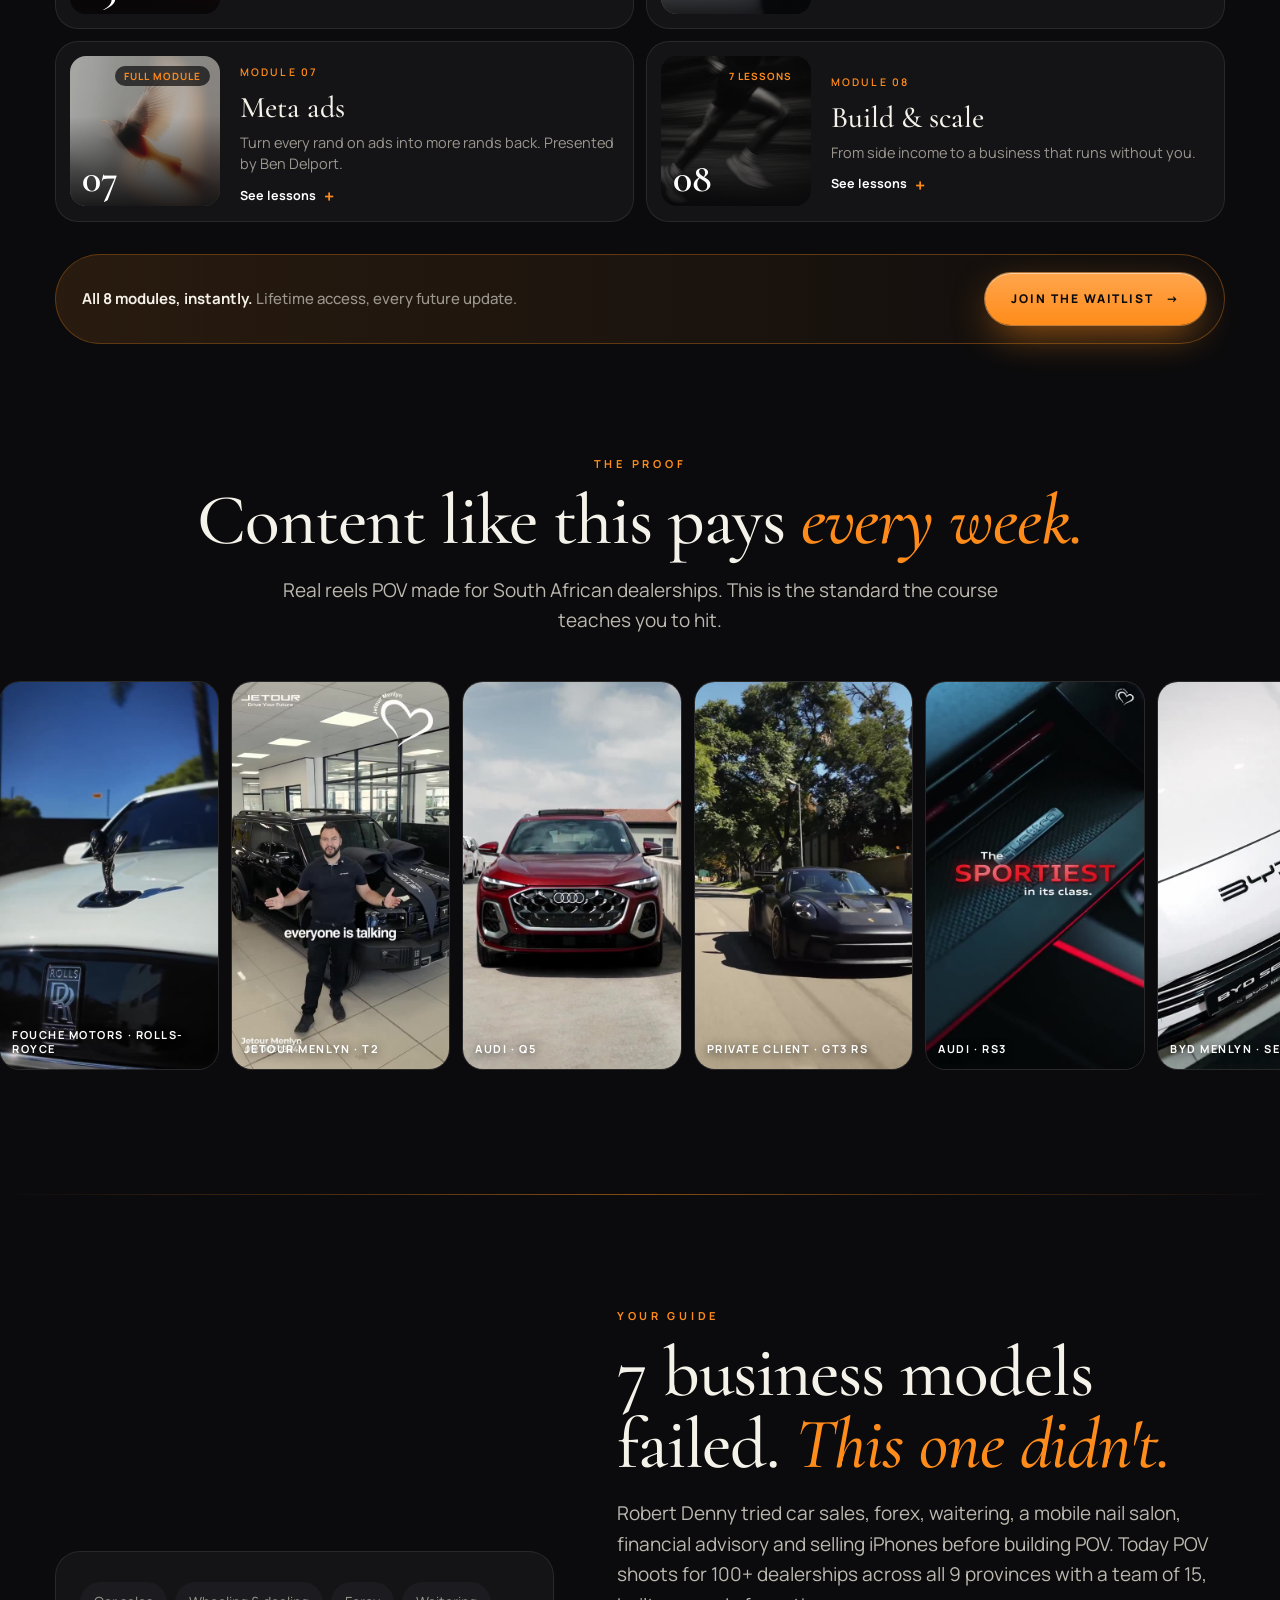
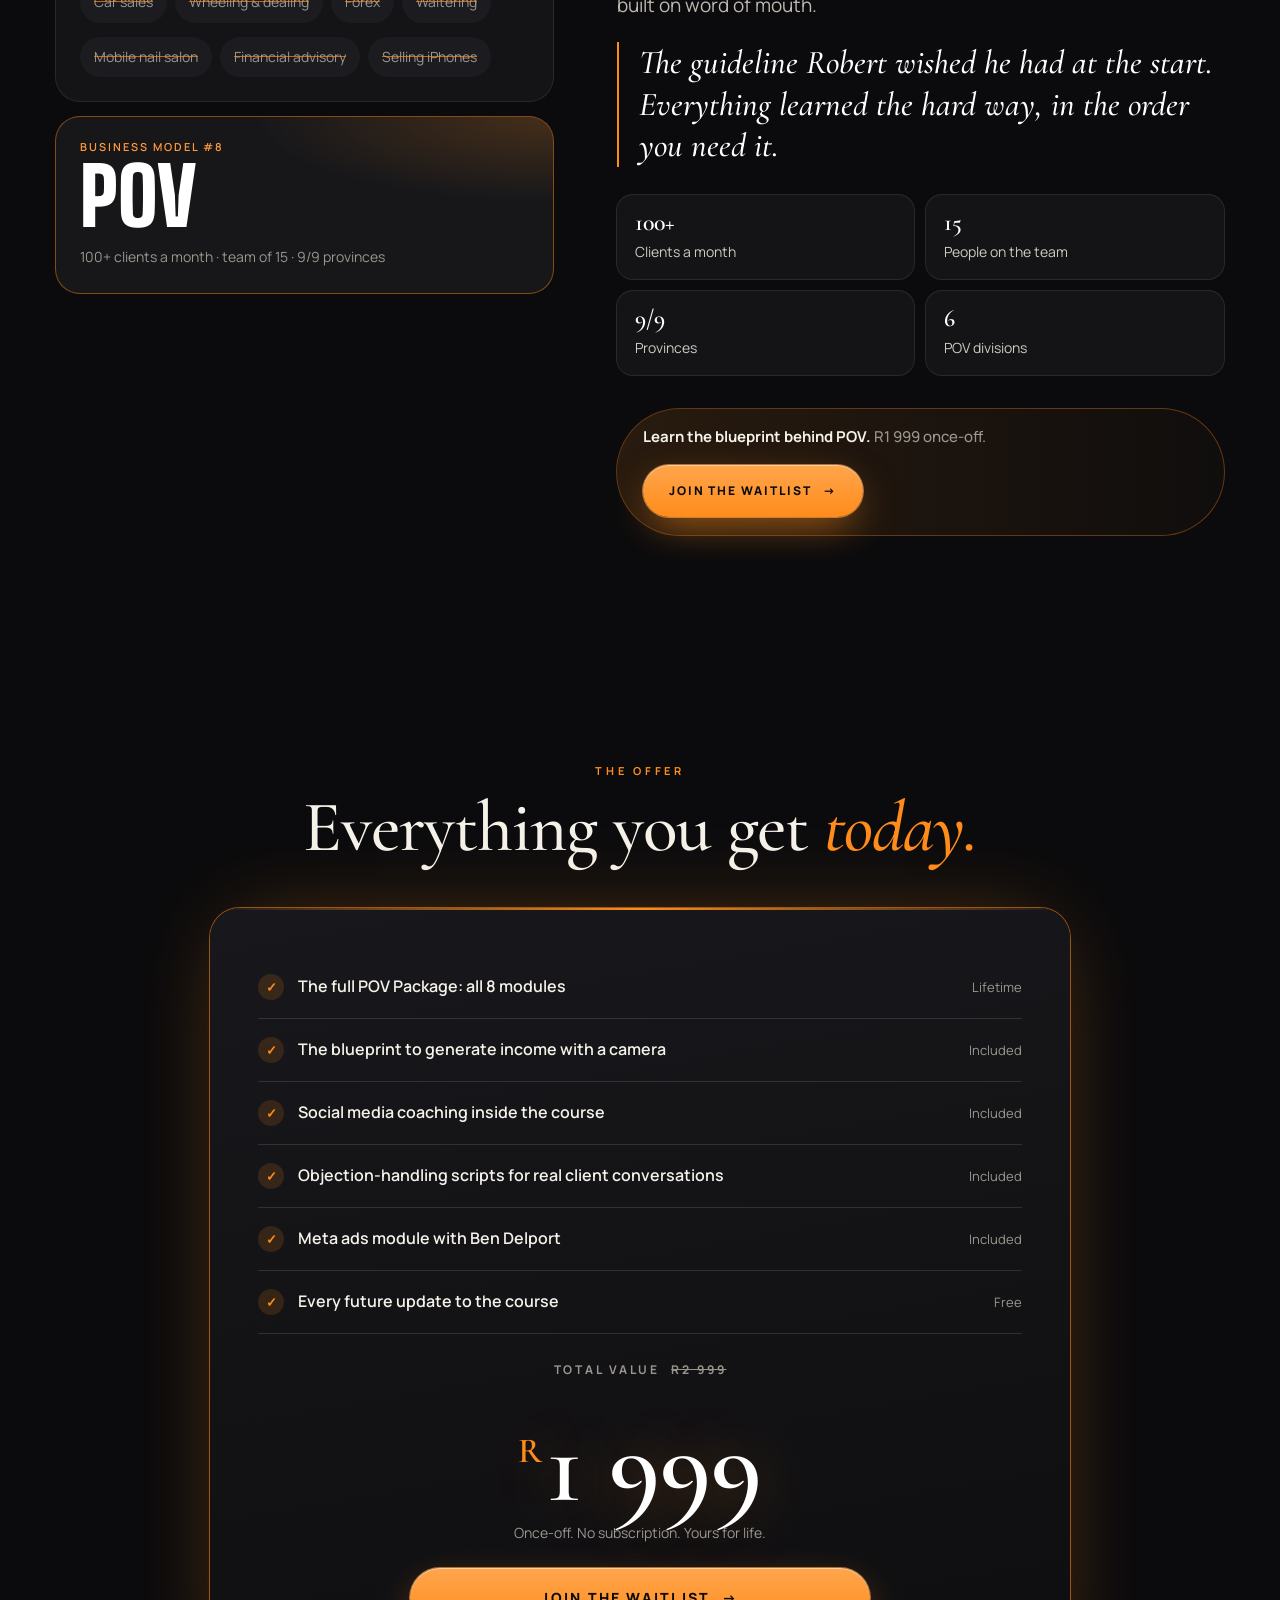
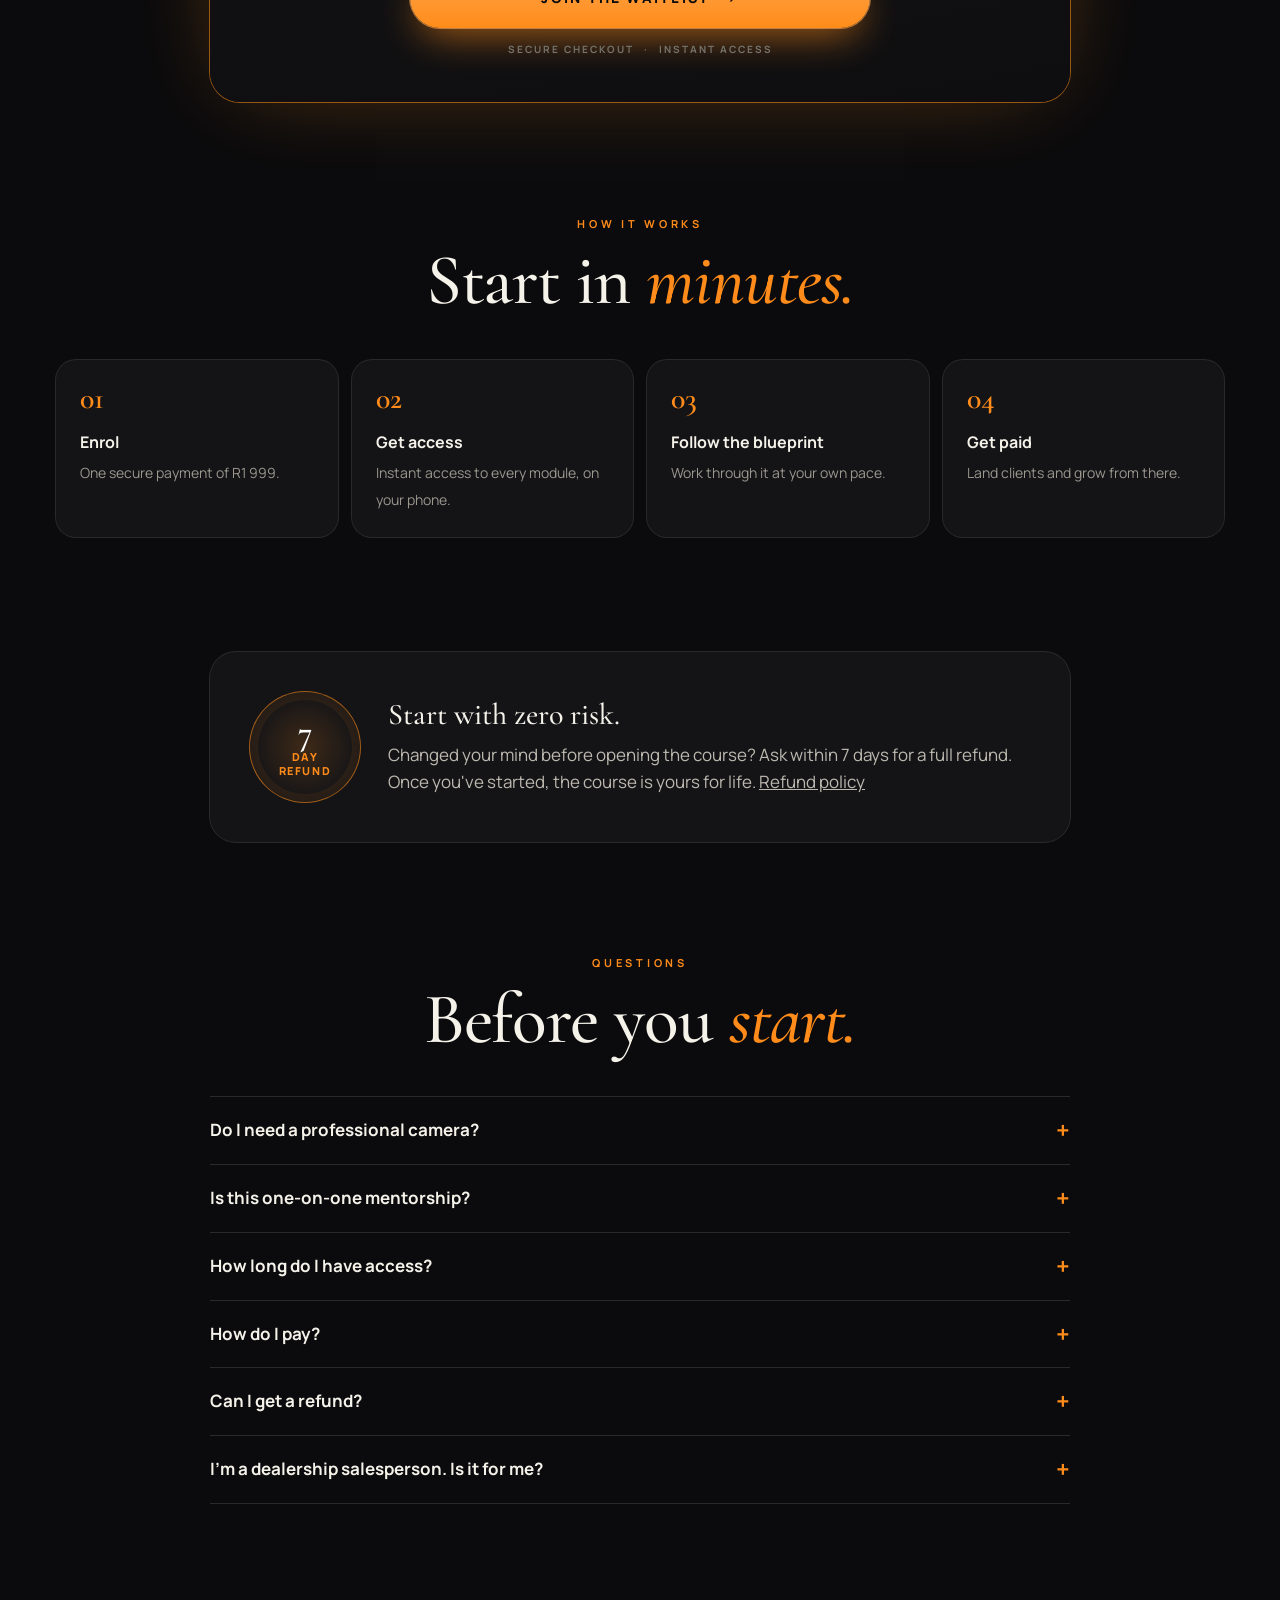
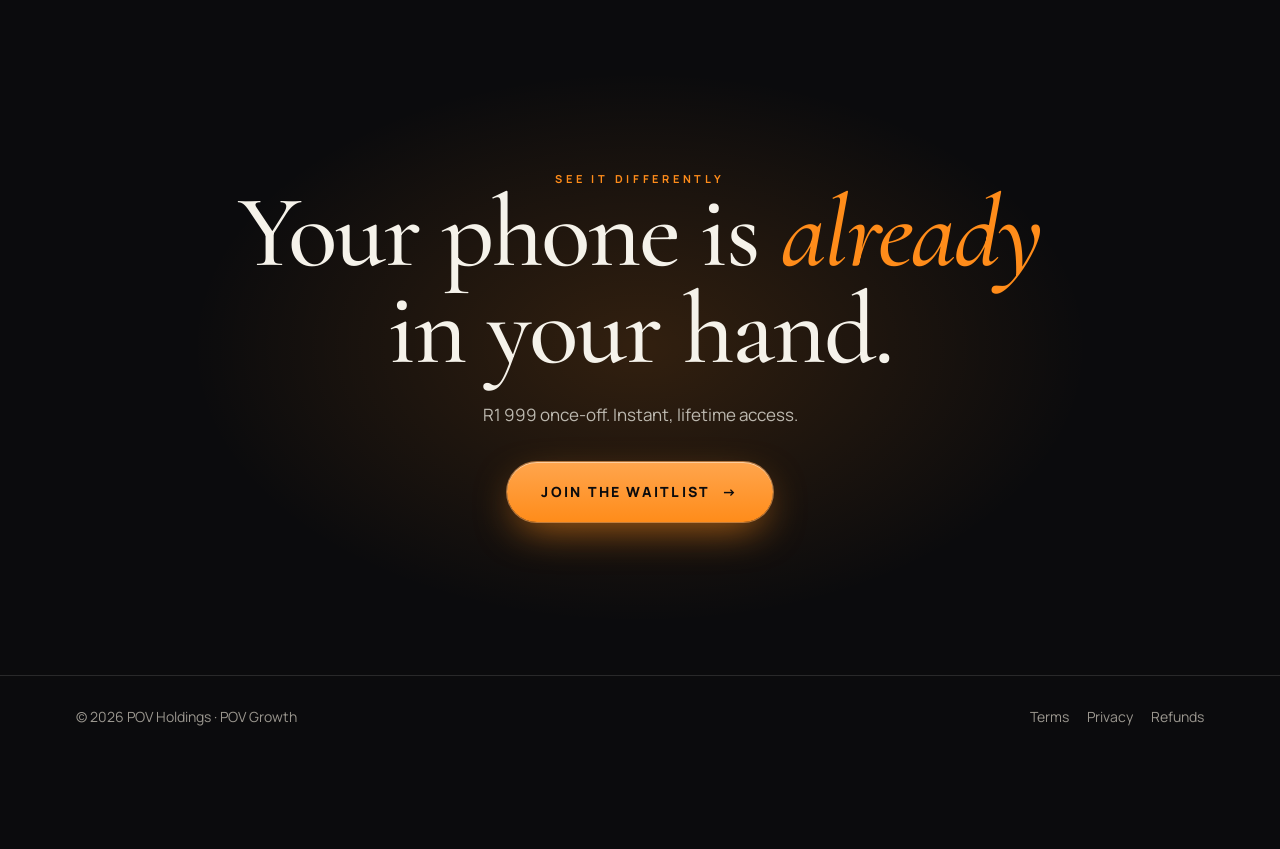
<file: divisions/growth.html>
<!doctype html>
<html lang="en">
<head>
<meta charset="utf-8">
<meta name="viewport" content="width=device-width,initial-scale=1,viewport-fit=cover">
<meta name="claude:viewport-fit-sides" content="cover">
<title>The POV Package · POV Growth</title>
<script src="../track.js"></script>
<link rel="canonical" href="https://pointofviewholdings.co.za/divisions/growth.html">
<meta property="og:type" content="website">
<meta property="og:site_name" content="POV Holdings">
<meta property="og:title" content="The POV Package · POV Growth">
<meta property="og:description" content="The POV Package: Robert Denny's blueprint for earning with the camera in your pocket. Content, clients, social media, objection handling and Meta ads. R1 999 once-off.">
<meta property="og:url" content="https://pointofviewholdings.co.za/divisions/growth.html">
<meta property="og:image" content="https://pointofviewholdings.co.za/work/og-pov.jpg">
<meta property="og:image:width" content="1200">
<meta property="og:image:height" content="630">
<meta name="twitter:card" content="summary_large_image">
<meta name="description" content="The POV Package: Robert Denny's blueprint for earning with the camera in your pocket. Content, clients, social media, objection handling and Meta ads. R1 999 once-off.">
<link rel="preconnect" href="https://fonts.googleapis.com"><link rel="preconnect" href="https://fonts.gstatic.com" crossorigin>
<link rel="stylesheet" href="https://fonts.googleapis.com/css2?family=Big+Shoulders+Display:wght@800;900&family=Cormorant+Garamond:ital,wght@0,500;0,600;1,500&family=Manrope:wght@400;500;600;700;800&display=swap">
<link rel="stylesheet" href="pov.css">
<script>
// POV Package checkout. Paste the Shopify product or checkout link here when the store is live.
window.POV_PACKAGE_URL='';
window.POV_PIXEL_ID=window.POV_PIXEL_ID||'1457818873194913';
</script>
<style>
:root{--neon:#ff8c1a;--royal:#4169e1;--bg:#0b0b0d;--tile:#141417;--serif:"Cormorant Garamond",Georgia,serif}
body{background:var(--bg)}
.w{max-width:1200px;margin:0 auto;padding-left:var(--gl);padding-right:var(--gr)}
.lbl{font:700 11px/1 var(--sans);letter-spacing:.34em;text-transform:uppercase;color:var(--neon)}
.serif{font-family:var(--serif);font-weight:500;letter-spacing:-.01em}
.it{font-style:italic;color:var(--neon)}
.sec{padding-block:clamp(64px,9vw,128px);position:relative}
.sec h2{font:500 clamp(40px,5.6vw,76px)/1 var(--serif);letter-spacing:-.015em;margin:16px 0 0}
.sec .sub{color:#bdb9b0;font-size:clamp(16px,1.5vw,19px);max-width:62ch;margin:18px 0 0}
.center{text-align:center}.center .sub{margin-inline:auto}
.rule{height:1px;background:linear-gradient(90deg,transparent,rgba(255,140,26,.5),transparent);border:0;margin:0}
.btn{display:inline-flex;align-items:center;justify-content:center;gap:12px;height:60px;padding:0 34px;border-radius:999px;font:800 14px/1 var(--sans);letter-spacing:.16em;text-transform:uppercase;text-decoration:none;color:#0b0b0d;background:linear-gradient(180deg,#ffa54d,#ff8c1a);box-shadow:0 0 0 1px rgba(255,170,90,.6),0 14px 40px -10px rgba(255,140,26,.7),inset 0 1px 0 rgba(255,255,255,.45);transition:transform .3s var(--ease),box-shadow .3s}
.btn:hover{transform:translateY(-2px);box-shadow:0 0 0 1px #ffb066,0 20px 50px -10px rgba(255,140,26,.85),inset 0 1px 0 rgba(255,255,255,.5)}
.btn.ghost{background:transparent;color:#f5f2ea;box-shadow:0 0 0 1px rgba(255,255,255,.22)}
.btn.ghost:hover{box-shadow:0 0 0 1px var(--neon)}
.btn i{font-style:normal;transition:transform .3s}.btn:hover i{transform:translateX(4px)}
/* top bar + nav */
.ann{background:#000;border-bottom:1px solid rgba(255,140,26,.25);text-align:center;padding:10px 16px;font:700 11px/1.3 var(--sans);letter-spacing:.22em;text-transform:uppercase;color:#d8d4ca}
.ann b{color:var(--neon)}
.nv{position:sticky;top:0;z-index:40;background:rgba(11,11,13,.82);backdrop-filter:blur(14px);-webkit-backdrop-filter:blur(14px);border-bottom:1px solid var(--hair)}
.nv .w{display:flex;align-items:center;justify-content:space-between;height:70px;gap:16px}
.nv a{text-decoration:none;color:inherit}
.logo{display:flex;align-items:baseline;gap:10px}
.logo b{font:600 26px/1 var(--serif);letter-spacing:.04em}.logo b i{font-style:normal;color:var(--neon);font-size:.55em;vertical-align:top}
.logo span{font:700 10px/1 var(--sans);letter-spacing:.32em;text-transform:uppercase;color:var(--grey)}
.nv nav{display:flex;gap:28px;font:600 13px/1 var(--sans);color:#bdb9b0}
.nv nav a:hover{color:#fff}
.nv .btn{height:44px;padding:0 20px;font-size:12px}
@media (max-width:900px){.nv nav{display:none}}
@media (max-width:420px){.logo span{display:none}}
/* hero */
.hero2{position:relative;overflow:hidden;padding:clamp(40px,7vw,100px) 0 clamp(56px,8vw,110px)}
.hero2::before{content:"";position:absolute;inset:-20% -10% auto;height:120%;background:radial-gradient(50% 45% at 72% 40%,rgba(255,140,26,.22),transparent 70%),radial-gradient(40% 40% at 10% 10%,rgba(65,105,225,.18),transparent 70%);pointer-events:none}
.hgrid{position:relative;display:grid;grid-template-columns:1.25fr .75fr;gap:clamp(30px,5vw,80px);align-items:center}
@media (max-width:900px){.hgrid{grid-template-columns:1fr}}
.hero2 h1{font:500 clamp(54px,8.2vw,124px)/.92 var(--serif);letter-spacing:-.025em;margin:20px 0 0}
.hero2 h1 em{font-style:italic;color:var(--neon)}
.hero2 .sub{color:#c9c5bb;font-size:clamp(17px,1.6vw,20px);max-width:52ch;margin:24px 0 0}
.offer{display:flex;align-items:center;gap:22px;flex-wrap:wrap;margin-top:34px}
.pricebox{display:flex;align-items:baseline;gap:10px}
.pricebox s{color:#77736b;font-size:20px}
.pricebox b{font:600 46px/1 var(--serif);color:#fff}
.pricebox span{font:700 11px/1 var(--sans);letter-spacing:.2em;text-transform:uppercase;color:var(--neon)}
.trust{display:flex;flex-wrap:wrap;gap:8px 20px;margin-top:24px;padding:0;list-style:none;font-size:13px;color:#a9a59c}
.trust li::before{content:"✓";color:var(--neon);margin-right:8px;font-weight:800}
.phone{position:relative;justify-self:center;width:min(300px,72vw);aspect-ratio:9/19.2;border-radius:46px;padding:12px;background:linear-gradient(160deg,#2a2a30,#0f0f12);box-shadow:0 0 0 1px rgba(255,255,255,.12),0 0 0 6px #0c0c0e,0 0 0 7px rgba(255,140,26,.35),0 60px 120px -30px rgba(0,0,0,1),0 0 140px -30px rgba(255,140,26,.5);transform:rotate(3deg)}
.phone video{width:100%;height:100%;object-fit:cover;border-radius:36px;display:block;background:#000}
.phone::before{content:"";position:absolute;top:22px;left:50%;transform:translateX(-50%);width:84px;height:24px;border-radius:999px;background:#000;z-index:2}
.phone .tagline{position:absolute;left:-28px;bottom:70px;z-index:3;background:rgba(11,11,13,.85);backdrop-filter:blur(10px);-webkit-backdrop-filter:blur(10px);padding:12px 16px;border-radius:16px;box-shadow:0 0 0 1px rgba(255,140,26,.5);font:700 12px/1.3 var(--sans);transform:rotate(-3deg)}
.phone .tagline b{display:block;color:var(--neon);font-size:11px;letter-spacing:.2em;text-transform:uppercase;margin-bottom:4px}
@media (max-width:900px){.phone{transform:none;margin-top:10px}.phone .tagline{left:-10px}}
/* stats */
.stats{display:grid;grid-template-columns:repeat(4,minmax(0,1fr));border-block:1px solid var(--hair)}
.stats div{padding:clamp(22px,3vw,36px) 12px;text-align:center;border-left:1px solid var(--hair)}
.stats div:first-child{border-left:0}
.stats b{display:block;font:600 clamp(34px,4.4vw,58px)/1 var(--serif);color:#fff}
.stats span{display:block;margin-top:10px;font:700 10.5px/1.3 var(--sans);letter-spacing:.2em;text-transform:uppercase;color:var(--grey)}
@media (max-width:700px){.stats{grid-template-columns:repeat(2,minmax(0,1fr))}.stats div:nth-child(3){border-left:0}.stats div:nth-child(n+3){border-top:1px solid var(--hair)}}
/* for / not for */
.fit{display:grid;grid-template-columns:1fr 1fr;gap:18px;margin-top:40px}
@media (max-width:760px){.fit{grid-template-columns:1fr}}
.fit article{border-radius:24px;padding:clamp(24px,3vw,38px);background:var(--tile);box-shadow:0 0 0 1px var(--hair)}
.fit article.yes{box-shadow:0 0 0 1px rgba(255,140,26,.45),0 30px 80px -40px rgba(255,140,26,.35)}
.fit h3{font:800 12px/1 var(--sans);letter-spacing:.24em;text-transform:uppercase}
.fit ul{list-style:none;padding:0;margin:20px 0 0;display:grid;gap:14px}
.fit li{display:flex;gap:12px;color:#d6d2c8;font-size:16px}
.fit .yes li::before{content:"✓";color:var(--neon);font-weight:800}
.fit .no li::before{content:"✕";color:#77736b;font-weight:800}
/* modules */
.mods{margin-top:44px;display:grid;gap:12px}
.mod{border-radius:20px;background:var(--tile);box-shadow:0 0 0 1px var(--hair);overflow:hidden;transition:box-shadow .3s}
.mod[open]{box-shadow:0 0 0 1px rgba(255,140,26,.5),0 30px 70px -40px rgba(255,140,26,.35)}
.mod summary{list-style:none;cursor:pointer;display:grid;grid-template-columns:auto 1fr auto;gap:22px;align-items:center;padding:24px clamp(18px,3vw,32px)}
.mod summary::-webkit-details-marker{display:none}
.mod .n{font:600 34px/1 var(--serif);color:var(--neon);min-width:44px}
.mod h3{font:700 clamp(17px,1.8vw,21px)/1.25 var(--sans)}
.mod h3 small{display:block;font:500 14px/1.4 var(--sans);color:var(--grey);margin-top:4px}
.mod .pl{width:38px;height:38px;border-radius:50%;display:grid;place-items:center;box-shadow:0 0 0 1px rgba(255,255,255,.18);color:var(--neon);font-size:20px;transition:transform .3s}
.mod[open] .pl{transform:rotate(45deg)}
.mod ul{list-style:none;margin:0;padding:0 clamp(18px,3vw,32px) 26px calc(clamp(18px,3vw,32px) + 66px);display:grid;gap:10px}
.mod li{color:#cfcbc2;font-size:15px;display:flex;gap:10px}
.mod li::before{content:"—";color:var(--neon)}
@media (max-width:560px){.mod ul{padding-left:clamp(18px,3vw,32px)}}
/* proof reels */
.reelrow{display:flex;gap:14px;overflow-x:auto;scroll-snap-type:x mandatory;scrollbar-width:none;padding:6px max(var(--gl),calc((100vw - 1200px)/2 + 16px)) 10px;margin-top:40px}
.reelrow::-webkit-scrollbar{display:none}
.reelrow figure{flex:none;width:clamp(180px,17vw,230px);aspect-ratio:9/16;margin:0;border-radius:20px;overflow:hidden;position:relative;background:#111;scroll-snap-align:start;box-shadow:0 0 0 1px var(--hair)}
.reelrow video{width:100%;height:100%;object-fit:cover;display:block}
.reelrow figcaption{position:absolute;left:12px;right:12px;bottom:12px;font:700 11px/1.3 var(--sans);letter-spacing:.14em;text-transform:uppercase;color:#fff;text-shadow:0 2px 10px rgba(0,0,0,.8)}
/* founder */
.founder{display:grid;grid-template-columns:.9fr 1.1fr;gap:clamp(28px,5vw,72px);align-items:center}
@media (max-width:860px){.founder{grid-template-columns:1fr}}
.fvid{position:relative;aspect-ratio:4/5;border-radius:28px;overflow:hidden;background:radial-gradient(80% 60% at 50% 30%,rgba(255,140,26,.18),transparent 70%),linear-gradient(160deg,#1b1b1f,#0e0e10);box-shadow:0 0 0 1px rgba(255,140,26,.35),0 40px 90px -40px rgba(0,0,0,1);display:grid;place-items:center;text-align:center}
.fvid .play{width:84px;height:84px;border-radius:50%;display:grid;place-items:center;background:rgba(255,140,26,.15);box-shadow:0 0 0 1px rgba(255,140,26,.6),0 0 60px -10px rgba(255,140,26,.6);margin:0 auto 18px}
.fvid .play::after{content:"";border-left:18px solid #fff;border-top:11px solid transparent;border-bottom:11px solid transparent;margin-left:5px}
.fvid b{font:500 28px/1.1 var(--serif)}.fvid span{display:block;color:var(--grey);font-size:14px;margin-top:6px}
.quote{font:italic 500 clamp(24px,2.6vw,34px)/1.25 var(--serif);color:#fff;margin:22px 0 0;padding-left:20px;border-left:2px solid var(--neon)}
.creds{display:grid;grid-template-columns:repeat(2,minmax(0,1fr));gap:12px;margin-top:28px}
.creds div{padding:16px 18px;border-radius:16px;background:var(--tile);box-shadow:0 0 0 1px var(--hair);font-size:14px;color:#cfcbc2}
.creds b{display:block;font:600 24px/1 var(--serif);color:#fff;margin-bottom:6px}
/* value stack */
.stack{max-width:860px;margin:44px auto 0;border-radius:30px;padding:clamp(24px,4vw,48px);background:linear-gradient(170deg,#18181c,#0e0e10);box-shadow:0 0 0 1px rgba(255,140,26,.55),0 0 90px -30px rgba(255,140,26,.45);position:relative;overflow:hidden}
.stack::before{content:"";position:absolute;inset:0 0 auto;height:2px;background:linear-gradient(90deg,transparent,var(--neon),transparent)}
.stack ul{list-style:none;margin:0;padding:0}
.stack li{display:flex;justify-content:space-between;gap:16px;align-items:center;padding:18px 0;border-bottom:1px solid var(--hair)}
.stack li span{display:flex;gap:14px;align-items:center;font-weight:600;font-size:16px}
.stack li span::before{content:"✓";display:grid;place-items:center;width:26px;height:26px;border-radius:50%;flex:none;background:rgba(255,140,26,.14);color:var(--neon);font-size:13px;font-weight:800}
.stack li em{font-style:normal;color:var(--grey);font-size:13px;white-space:nowrap}
.tot{display:grid;justify-items:center;text-align:center;margin-top:30px}
.tot .was{font:700 12px/1 var(--sans);letter-spacing:.24em;text-transform:uppercase;color:var(--grey)}
.tot .was s{color:#9a958c;margin-left:6px}
.tot .now{font:600 clamp(70px,9vw,110px)/1 var(--serif);color:#fff;margin:10px 0 2px;text-shadow:0 0 60px rgba(255,140,26,.35)}
.tot .now small{font-size:.32em;color:var(--neon);vertical-align:super;margin-right:4px}
.tot p{color:var(--grey);font-size:14px;margin:0 0 24px}
.tot .btn{width:min(460px,100%)}
.payicons{display:flex;gap:10px;justify-content:center;margin-top:16px;color:#77736b;font:700 10px/1 var(--sans);letter-spacing:.2em;text-transform:uppercase}
/* steps */
.steps4{display:grid;grid-template-columns:repeat(4,minmax(0,1fr));gap:14px;margin-top:44px;counter-reset:s}
@media (max-width:860px){.steps4{grid-template-columns:repeat(2,minmax(0,1fr))}}
.steps4 div{border-radius:20px;padding:24px;background:var(--tile);box-shadow:0 0 0 1px var(--hair);counter-increment:s}
.steps4 div::before{content:"0" counter(s);font:600 30px/1 var(--serif);color:var(--neon)}
.steps4 b{display:block;font:700 16px/1.3 var(--sans);margin:16px 0 6px}
.steps4 span{color:var(--grey);font-size:14px}
/* guarantee */
.guar{display:grid;grid-template-columns:auto 1fr;gap:28px;align-items:center;max-width:860px;margin:0 auto;border-radius:26px;padding:clamp(24px,3.4vw,40px);background:var(--tile);box-shadow:0 0 0 1px var(--hair)}
.seal{width:110px;height:110px;border-radius:50%;display:grid;place-items:center;text-align:center;background:radial-gradient(circle,rgba(255,140,26,.18),transparent 70%);box-shadow:0 0 0 1px rgba(255,140,26,.6),inset 0 0 0 8px rgba(255,140,26,.08);font:800 11px/1.25 var(--sans);letter-spacing:.14em;text-transform:uppercase;color:var(--neon)}
.seal b{display:block;font:600 34px/1 var(--serif);color:#fff;letter-spacing:0}
@media (max-width:560px){.guar{grid-template-columns:1fr;justify-items:center;text-align:center}}
.guar h3{font:500 30px/1.1 var(--serif)}.guar p{color:#bdb9b0;margin:10px 0 0}
/* faq */
.faq{max-width:860px;margin:40px auto 0}
.faq details{border-top:1px solid var(--hair);padding:22px 0}.faq details:last-child{border-bottom:1px solid var(--hair)}
.faq summary{cursor:pointer;list-style:none;display:flex;justify-content:space-between;gap:20px;font:700 17px/1.35 var(--sans)}
.faq summary::-webkit-details-marker{display:none}
.faq summary::after{content:"+";color:var(--neon);font-size:24px;line-height:.9}
.faq details[open] summary::after{content:"–"}
.faq p{color:#c9c5bb;margin:12px 0 0;max-width:70ch}
.faq a{color:inherit;text-decoration:underline;text-underline-offset:3px}
/* final */
.final{text-align:center;padding-block:clamp(80px,12vw,160px);background:radial-gradient(50% 60% at 50% 50%,rgba(255,140,26,.16),transparent 70%)}
.final h2{font:500 clamp(48px,8vw,110px)/.95 var(--serif);letter-spacing:-.02em}
.final h2 em{color:var(--neon)}
/* sticky enrol */
.sbar{position:fixed;z-index:50;left:12px;right:12px;bottom:calc(12px + env(safe-area-inset-bottom,0px));max-width:640px;margin-inline:auto;display:flex;align-items:center;gap:14px;padding:8px 8px 8px 20px;border-radius:999px;background:rgba(11,11,13,.9);backdrop-filter:blur(14px);-webkit-backdrop-filter:blur(14px);box-shadow:0 0 0 1px rgba(255,140,26,.5),0 20px 50px -10px rgba(0,0,0,.85);transform:translateY(150%);transition:transform .45s var(--ease)}
.sbar.on{transform:none}
.sbar div{flex:1;min-width:0;line-height:1.2}
.sbar b{display:block;font-size:14px}
.sbar span{font-size:12px;color:var(--grey)}
.sbar span s{color:#77736b}
.sbar .btn{height:48px;padding:0 22px;font-size:12px}
footer{padding-bottom:120px}
/* save chip, inline CTAs, client strip */
.save{display:inline-block;font:800 10.5px/1 var(--sans);letter-spacing:.18em;text-transform:uppercase;color:#0b0b0d;background:var(--neon);padding:7px 10px;border-radius:6px;margin-left:6px}
.icta{display:flex;align-items:center;justify-content:space-between;gap:18px;flex-wrap:wrap;margin-top:34px;padding:18px 18px 18px 26px;border-radius:999px;background:linear-gradient(90deg,rgba(255,140,26,.12),rgba(255,140,26,.02));box-shadow:0 0 0 1px rgba(255,140,26,.35)}
.icta p{margin:0;font:700 15px/1.3 var(--sans)}.icta p span{color:var(--grey);font-weight:500}
.icta .btn{height:52px;padding:0 26px;font-size:12px}
@media (max-width:600px){.icta{border-radius:24px;padding:18px}.icta .btn{width:100%}}
.clients{overflow:hidden;white-space:nowrap;padding:18px 0;-webkit-mask:linear-gradient(90deg,transparent,#000 8%,#000 92%,transparent);mask:linear-gradient(90deg,transparent,#000 8%,#000 92%,transparent)}
.clients div{display:inline-flex;gap:46px;padding-right:46px;animation:tick 40s linear infinite;font:700 13px/1 var(--sans);letter-spacing:.2em;text-transform:uppercase;color:#8d8980}
@keyframes tick{to{transform:translateX(-50%)}}
.clients-l{text-align:center;font:700 10px/1 var(--sans);letter-spacing:.3em;text-transform:uppercase;color:#5f5c56;margin:26px 0 0}
/* checkout drawer */
.co{position:fixed;inset:0;z-index:80;display:flex;justify-content:flex-end;background:rgba(0,0,0,.6);opacity:0;pointer-events:none;transition:opacity .35s}
.co.on{opacity:1;pointer-events:auto}
.co-p{width:min(460px,100%);height:100%;overflow-y:auto;background:linear-gradient(180deg,#141417,#0b0b0d);box-shadow:-1px 0 0 rgba(255,140,26,.45),-40px 0 120px rgba(0,0,0,.7);padding:26px clamp(20px,4vw,34px) 34px;transform:translateX(100%);transition:transform .45s var(--ease)}
.co.on .co-p{transform:none}
@media (max-width:560px){.co{align-items:flex-end}.co-p{height:auto;max-height:92vh;border-radius:26px 26px 0 0;transform:translateY(100%)}}
.co-h{display:flex;justify-content:space-between;align-items:center}
.co-h b{font:800 11px/1 var(--sans);letter-spacing:.28em;text-transform:uppercase;color:var(--neon)}
.co-x{width:40px;height:40px;border-radius:50%;border:0;background:#1d1d21;color:#fff;font-size:22px;cursor:pointer}
.co-sum{display:grid;grid-template-columns:auto 1fr auto;gap:14px;align-items:center;margin-top:22px;padding:16px;border-radius:18px;background:#18181c;box-shadow:0 0 0 1px var(--hair)}
.co-sum .ic{width:54px;height:54px;border-radius:14px;display:grid;place-items:center;background:radial-gradient(circle,rgba(255,140,26,.25),rgba(255,140,26,.05));font:600 20px/1 var(--serif);color:#fff;box-shadow:0 0 0 1px rgba(255,140,26,.45)}
.co-sum strong{display:block;font:700 15px/1.2 var(--sans)}.co-sum small{color:var(--grey);font-size:12.5px}
.co-sum .pr{text-align:right}.co-sum .pr s{display:block;color:#6f6b64;font-size:12px}.co-sum .pr b{font:600 24px/1 var(--serif)}
.co-inc{list-style:none;padding:0;margin:16px 0 0;display:grid;gap:8px;font-size:13.5px;color:#c9c5bb}
.co-inc li::before{content:"✓";color:var(--neon);font-weight:800;margin-right:9px}
.co form{margin-top:22px;display:grid;gap:12px}
.co label{display:grid;gap:6px;font:700 10.5px/1 var(--sans);letter-spacing:.2em;text-transform:uppercase;color:var(--grey)}
.co input[type=text],.co input[type=email],.co input[type=tel]{height:52px;border-radius:14px;border:0;background:#1b1b1f;color:#fff;padding:0 16px;font:500 16px var(--sans);box-shadow:0 0 0 1px var(--hair);outline:none;transition:box-shadow .2s;letter-spacing:0;text-transform:none}
.co input:focus{box-shadow:0 0 0 1px var(--neon),0 0 18px -6px rgba(255,140,26,.6)}
.co input.bad{box-shadow:0 0 0 1px #f2706a}
.co .agree{display:flex;gap:10px;align-items:flex-start;font:500 12.5px/1.45 var(--sans);letter-spacing:0;text-transform:none;color:#a9a59c}
.co .agree input{margin-top:2px;width:18px;height:18px;accent-color:#ff8c1a;flex:none}
.co .agree a{color:inherit;text-decoration:underline}
.co .tot2{display:flex;justify-content:space-between;align-items:baseline;padding-top:12px;border-top:1px solid var(--hair);margin-top:4px}
.co .tot2 span{color:var(--grey);font-size:13px}.co .tot2 b{font:600 30px/1 var(--serif)}
.co .btn{width:100%;height:58px;margin-top:4px}
.co .err{color:#f2a08a;font-size:13px;min-height:1em;margin:0}
.co .sec-n{display:flex;justify-content:center;gap:14px;color:#6f6b64;font:700 10px/1 var(--sans);letter-spacing:.2em;text-transform:uppercase;margin-top:10px}

.reveal{opacity:0;transform:translateY(24px);transition:opacity .9s var(--ease),transform .9s var(--ease)}
.reveal.in{opacity:1;transform:none}
@media (prefers-reduced-motion:reduce){.reveal{opacity:1;transform:none}}
.nv,.sbar{backdrop-filter:none!important;-webkit-backdrop-filter:none!important}.nv{background:rgba(11,11,13,.97)!important}.sbar{background:rgba(11,11,13,.97)!important}
.fvid.journey2{aspect-ratio:auto;display:block;background:none;box-shadow:none;overflow:visible;text-align:left}.journey2 .journey{grid-template-columns:1fr;margin-top:0}.journey2 .jok b{font:900 80px/.9 "Big Shoulders Display",sans-serif!important;color:#fff}.journey2 .jok small{font-size:11px;letter-spacing:.18em}.journey2 .jok span{font-size:14px}.journey2 .jx span{font-size:14px}

/* course path + module cards */
.path{display:flex;flex-wrap:wrap;justify-content:center;gap:8px;margin-top:30px}
.path span{display:inline-flex;align-items:center;gap:8px;padding:8px 14px 8px 8px;border-radius:999px;background:var(--tile);box-shadow:0 0 0 1px var(--hair);font:600 13px/1 var(--sans);color:#cfcbc2}
.path b{display:grid;place-items:center;width:24px;height:24px;border-radius:50%;background:rgba(255,140,26,.14);color:var(--neon);font-size:11px}
.mcs{display:grid;grid-template-columns:repeat(2,minmax(0,1fr));gap:14px;margin-top:30px}
@media (max-width:800px){.mcs{grid-template-columns:1fr}}
.mc{border-radius:22px;background:var(--tile);box-shadow:0 0 0 1px var(--hair);overflow:hidden;transition:box-shadow .3s}
.mc[open]{box-shadow:0 0 0 1px rgba(255,140,26,.5),0 30px 70px -40px rgba(255,140,26,.35)}
.mc summary{list-style:none;cursor:pointer;display:grid;grid-template-columns:150px 1fr;gap:20px;align-items:center;padding:14px}
.mc summary::-webkit-details-marker{display:none}
.mc-img{position:relative;aspect-ratio:1;border-radius:16px;overflow:hidden;background:#0b0b0d}
.mc-img img{width:100%;height:100%;object-fit:cover;filter:brightness(.7) saturate(.85);transition:transform 1s cubic-bezier(.2,.7,.2,1),filter .6s}
.mc:hover .mc-img img,.mc[open] .mc-img img{transform:scale(1.06);filter:brightness(.85) saturate(1)}
.mc-img::after{content:"";position:absolute;inset:0;background:linear-gradient(180deg,transparent 40%,rgba(8,8,10,.85))}
.mc-n{position:absolute;left:12px;bottom:8px;z-index:1;font:600 40px/1 var(--serif);color:#fff}
.mc-c{position:absolute;right:10px;top:10px;z-index:1;padding:5px 9px;border-radius:999px;background:rgba(10,10,12,.7);font:700 10px/1 var(--sans);letter-spacing:.1em;text-transform:uppercase;color:var(--neon)}
.mc-t small{font:600 10.5px/1 var(--sans);letter-spacing:.2em;text-transform:uppercase;color:var(--neon)}
.mc-t h3{font:500 clamp(24px,2.4vw,30px)/1.1 var(--serif);margin-top:8px}
.mc-t p{color:var(--grey);font-size:14.5px;margin:8px 0 0;line-height:1.5}
.mc-more{display:inline-flex;gap:8px;align-items:center;margin-top:12px;font:700 12.5px/1 var(--sans);color:#fff}
.mc-more i{font-style:normal;color:var(--neon);font-size:18px;transition:transform .3s}
.mc[open] .mc-more i{transform:rotate(45deg)}
.mc ol{list-style:none;margin:0;padding:4px 20px 20px;display:grid;gap:2px}
.mc li{display:flex;gap:14px;align-items:baseline;padding:11px 4px;border-top:1px solid var(--hair);font-size:15px;color:#e8e4dc}
.mc li span{font:700 11px/1 var(--sans);color:var(--neon);min-width:20px}
@media (max-width:520px){.mc summary{grid-template-columns:96px 1fr;gap:14px}.mc-n{font-size:30px}.mc-c{display:none}.mc-t p{display:none}}
.mc li.mc-desc{display:block;line-height:1.65;color:#d9d5cc}

.lnch{position:relative;z-index:5;background:linear-gradient(90deg,#1d130a,#121215 60%);border-bottom:1px solid rgba(255,140,26,.35)}
.lnch .w{display:flex;align-items:center;justify-content:center;gap:clamp(12px,2.4vw,28px);flex-wrap:wrap;padding-block:12px;text-align:center}
.lnch .lb{font:700 11px/1 var(--sans);letter-spacing:.22em;text-transform:uppercase;color:#ff8c1a}
.lnch .lc{font:600 15px/1 var(--sans);color:#a9a49a;font-variant-numeric:tabular-nums}
.lnch .lc b{font:600 22px/1 var(--serif);color:#fff;margin-left:4px}
.lnch a{font:700 13px/1 var(--sans);color:#fff;text-decoration:none;padding:9px 16px;border-radius:999px;box-shadow:inset 0 0 0 1px #ff8c1a}
.lnch a:hover{background:#ff8c1a;color:#0d0d0f}
.lnch a i{font-style:normal}
.prelaunch .ann,.prelaunch .pricebox .save,.prelaunch .sbar s{display:none}
</style>
</head>
<body>
<div class="ann">The POV Package · <b>R1 999 once-off</b> · Lifetime access · Instant start</div>
<header class="nv"><div class="w">
  <a class="homeback" href="../index.html?home=1" aria-label="Back to POV Holdings home"><svg viewBox="0 0 24 24" aria-hidden="true"><path d="M15 5l-7 7 7 7"/></svg><span>Home</span></a>
  <a class="logo" href="../index.html?home=1" aria-label="POV Holdings home"><b>POV<i>✦</i></b><span>Growth</span></a>
  <nav aria-label="Page"><a href="#inside">What's inside</a><a href="#robert">Robert</a><a href="#offer">The offer</a><a href="#faq">FAQ</a></nav>
  <a class="btn buy" href="#checkout" data-buy>Enrol · R1 999</a>
</div></header>
<div class="lnch" id="lnch" hidden><div class="w"><span class="lb">Launching 1 January 2027</span><span class="lc" aria-label="Time until launch"><b id="gD">00</b>d <b id="gH">00</b>h <b id="gM">00</b>m <b id="gS">00</b>s</span><a href="#" data-wait>Join the waitlist <i>→</i></a></div></div>
<main>
  <section class="hero2"><div class="w hgrid">
    <div>
      <p class="lbl">The POV Package · by Robert Denny</p>
      <h1>Your phone<br>is a <em>business.</em></h1>
      <p class="sub">The exact playbook behind POV: how to shoot content people pay for, win and keep clients, grow on social media and scale it into a real business. Built from 100+ dealerships, all 9 provinces and over 1.8 million pictures.</p>
      <div class="offer">
        <a class="btn buy" href="#checkout" data-buy>Get instant access <i>→</i></a>
        <div class="pricebox"><s>R2 999</s><b>R1 999</b><span>once-off</span><em class="save">Save R1 000</em></div>
      </div>
      <ul class="trust"><li>Instant access</li><li>Lifetime access</li><li>Learn on your phone</li><li>Secure checkout</li></ul>
    </div>
    <div class="phone" aria-label="A reel POV made for a dealership"><video src="../vid/reels/fouche-motors-rolls-royce-2.mp4" poster="../vid/reels/fouche-motors-rolls-royce-2.jpg" muted autoplay loop playsinline preload="metadata"></video><div class="tagline">Fouche Motors · Rolls-Royce</div></div>
  </div></section>

  <div class="w"><div class="stats">
    <div><b>100+</b><span>Dealerships served</span></div>
    <div><b>9/9</b><span>Provinces worked in</span></div>
    <div><b id="pics">1.8M+</b><span>Pictures taken</span></div>
    <div><b>120+</b><span>Salespeople coached</span></div>
  </div></div>
  <div class="w"><p class="clients-l">The playbook behind POV's work for</p><div class="clients" aria-label="POV clients"><div><span>Hatfield Motor Group</span><span>McCarthy Group</span><span>Fouché Motors Sandton</span><span>Ferrari Johannesburg</span><span>GAC &amp; JMC South Africa</span><span>Audi Centre Hatfield</span><span>Hatfield VW Bryanston</span><span>Hatfield VW Pretoria</span><span>Jetour Menlyn</span><span>Hatfield Motor Group</span><span>McCarthy Group</span><span>Fouché Motors Sandton</span><span>Ferrari Johannesburg</span><span>GAC &amp; JMC South Africa</span><span>Audi Centre Hatfield</span><span>Hatfield VW Bryanston</span><span>Hatfield VW Pretoria</span><span>Jetour Menlyn</span></div></div></div>

  <section class="sec reveal"><div class="w center">
    <p class="lbl">Is this for you?</p>
    <h2>Built for people who'd rather <span class="it">build</span> than wish.</h2>
    <div class="fit" style="text-align:left">
      <article class="yes"><h3>This is for you if</h3><ul>
        <li>You have a phone and want it to start paying you</li>
        <li>You want to earn from content, not just post it</li>
        <li>You're a salesperson, creator or side-hustler ready to go full-time</li>
        <li>You want a proven blueprint instead of guessing</li>
        <li>You'll put in the work once you know what to do</li>
      </ul></article>
      <article class="no"><h3>This is not for you if</h3><ul>
        <li>You want money without doing the work</li>
        <li>You're looking for one-on-one mentorship</li>
        <li>You won't pick up the camera and start</li>
        <li>You expect results overnight</li>
      </ul></article>
    </div>
  </div></section>

  <hr class="rule">

  <section class="sec reveal" id="inside"><div class="w">
    <div class="center"><p class="lbl">What's inside</p><h2>Eight modules. <span class="it">One blueprint.</span></h2>
    <p class="sub">Not a mentorship. A clear guideline you follow at your own pace, from the phone in your pocket to a business that runs without you.</p></div>
    <div class="path" aria-label="Course path"><span><b>01</b>Facing the truth</span><span><b>02</b>Mindset & foundation</span><span><b>03</b>The craft</span><span><b>04</b>Social media</span><span><b>05</b>Finding & winning clients</span><span><b>06</b>Identifying & closing</span><span><b>07</b>Meta ads</span><span><b>08</b>Build & scale</span></div>
    <div class="mcs"><details class="mc" open><summary><div class="mc-img"><img src="../work/lane-drafting.webp" alt="" loading="lazy" decoding="async"><span class="mc-n">01</span><span class="mc-c">5 lessons</span></div><div class="mc-t"><small>Module 01</small><h3>Facing the truth</h3><p>The reality nobody tells you, before you spend a cent.</p><span class="mc-more">See lessons <i>+</i></span></div></summary><ol><li><span>01</span>You don't actually need a camera to start earning</li><li><span>02</span>Introduction: the reality of life</li><li><span>03</span>The biggest lie you've been told</li><li><span>04</span>The reason why you are struggling</li><li><span>05</span>The biggest mistake photographers make</li></ol></details><details class="mc"><summary><div class="mc-img"><img src="../work/mod-mindset.jpg" alt="" loading="lazy" decoding="async"><span class="mc-n">02</span><span class="mc-c">6 lessons</span></div><div class="mc-t"><small>Module 02</small><h3>Mindset &amp; foundation</h3><p>Build the habits that keep you going past week three.</p><span class="mc-more">See lessons <i>+</i></span></div></summary><ol><li><span>01</span>Mindset sessions</li><li><span>02</span>The psychology behind business</li><li><span>03</span>Why gear isn't important</li><li><span>04</span>Why staying in your lane is important</li><li><span>05</span>How to start while keeping your 9–5</li><li><span>06</span>The importance of time management</li></ol></details><details class="mc"><summary><div class="mc-img"><img src="../work/mod-craft.jpg" alt="" loading="lazy" decoding="async"><span class="mc-n">03</span><span class="mc-c">7 lessons</span></div><div class="mc-t"><small>Module 03</small><h3>The craft</h3><p>Shoot, edit and create content businesses pay for.</p><span class="mc-more">See lessons <i>+</i></span></div></summary><ol><li><span>01</span>Using the camera correctly</li><li><span>02</span>How to shoot on your phone</li><li><span>03</span>How to shoot on your camera</li><li><span>04</span>How to edit (for free)</li><li><span>05</span>Improving your content (photo &amp; video)</li><li><span>06</span>Identifying trends</li><li><span>07</span>Implementing AI</li></ol></details><details class="mc"><summary><div class="mc-img"><img src="../work/mod-social.jpg" alt="" loading="lazy" decoding="async"><span class="mc-n">04</span><span class="mc-c">8 lessons</span></div><div class="mc-t"><small>Module 04</small><h3>The importance of social media</h3><p>Get seen by the right people, not just more people.</p><span class="mc-more">See lessons <i>+</i></span></div></summary><ol><li><span>01</span>The importance of social media</li><li><span>02</span>Personal branding</li><li><span>03</span>Profile optimisation</li><li><span>04</span>Content creation guide</li><li><span>05</span>The difference between a good post and a bad post</li><li><span>06</span>Posting frequency &amp; timing</li><li><span>07</span>Optimising your engagement system</li><li><span>08</span>How to grow your following</li></ol></details><details class="mc"><summary><div class="mc-img"><img src="../work/mod-clients.jpg" alt="" loading="lazy" decoding="async"><span class="mc-n">05</span><span class="mc-c">3 lessons</span></div><div class="mc-t"><small>Module 05</small><h3>Finding &amp; winning clients</h3><p>Where the work comes from, and how to walk in.</p><span class="mc-more">See lessons <i>+</i></span></div></summary><ol><li><span>01</span>Free work will get you further than paid work</li><li><span>02</span>Lead generation</li><li><span>03</span>How to gain clients</li></ol></details><details class="mc"><summary><div class="mc-img"><img src="../work/mod-closing.jpg" alt="" loading="lazy" decoding="async"><span class="mc-n">06</span><span class="mc-c">6 lessons</span></div><div class="mc-t"><small>Module 06</small><h3>Identifying &amp; closing</h3><p>Read the person, then close without pushing.</p><span class="mc-more">See lessons <i>+</i></span></div></summary><ol><li><span>01</span>Identifying clients (colours of personality)</li><li><span>02</span>How to close sales without closing them</li><li><span>03</span>Closing strategies</li><li><span>04</span>Objection handling</li><li><span>05</span>How to convert</li><li><span>06</span>How to manage clients</li></ol></details><details class="mc"><summary><div class="mc-img"><img src="../work/mod-meta.jpg" alt="" loading="lazy" decoding="async"><span class="mc-n">07</span><span class="mc-c">Full module</span></div><div class="mc-t"><small>Module 07</small><h3>Meta ads</h3><p>Turn every rand on ads into more rands back. Presented by Ben Delport.</p><span class="mc-more">See lessons <i>+</i></span></div></summary><ol><li class="mc-desc">Small budget in. Paying clients out. Ben Delport shows you how to run Meta ads that sell, then scale what works. The same playbook behind R3.7M+ in store sales for POV Meta clients in 90 days.</li></ol></details><details class="mc"><summary><div class="mc-img"><img src="../work/mod-scale.jpg" alt="" loading="lazy" decoding="async"><span class="mc-n">08</span><span class="mc-c">7 lessons</span></div><div class="mc-t"><small>Module 08</small><h3>Build &amp; scale</h3><p>From side income to a business that runs without you.</p><span class="mc-more">See lessons <i>+</i></span></div></summary><ol><li><span>01</span>Invoicing, quoting systems &amp; templates</li><li><span>02</span>The secret of starting from scratch</li><li><span>03</span>How to structure and scale</li><li><span>04</span>Advice from people who've done it</li><li><span>05</span>How to reach your first R100k month</li><li><span>06</span>How to actually make a success out of a camera</li><li><span>07</span>Your future depends on you</li></ol></details></div>
    <div class="icta"><p>All 8 modules, instantly. <span>Lifetime access, every future update.</span></p><a class="btn buy" href="#checkout" data-buy>Get instant access · R1 999 <i>→</i></a></div>
  </div></section>

  <section class="sec reveal" style="padding-top:0"><div class="center w"><p class="lbl">The proof</p><h2>Content like this pays <span class="it">every week.</span></h2><p class="sub">Real reels POV made for South African dealerships. This is the standard the course teaches you to hit.</p></div>
    <div class="reelrow" id="reelrow"></div>
  </section>

  <hr class="rule">

  <section class="sec reveal" id="robert"><div class="w founder">
    <div class="fvid journey2"><div class="journey"><div class="jx"><span>Car sales</span><span>Wheeling &amp; dealing</span><span>Forex</span><span>Waitering</span><span>Mobile nail salon</span><span>Financial advisory</span><span>Selling iPhones</span></div><div class="jok"><small>Business model #8</small><b>POV</b><span>100+ clients a month · team of 15 · 9/9 provinces</span></div></div></div>
    <div>
      <p class="lbl">Your guide</p>
      <h2>7 business models failed. <span class="it">This one didn't.</span></h2>
      <p class="sub">Robert Denny tried car sales, forex, waitering, a mobile nail salon, financial advisory and selling iPhones before building POV. Today POV shoots for 100+ dealerships across all 9 provinces with a team of 15, built on word of mouth.</p>
      <p class="quote">The guideline Robert wished he had at the start. Everything learned the hard way, in the order you need it.</p>
      <div class="creds">
        <div><b>100+</b>Clients a month</div>
        <div><b>15</b>People on the team</div>
        <div><b>9/9</b>Provinces</div>
        <div><b>6</b>POV divisions</div>
      </div>
      <div class="icta"><p>Learn the blueprint behind POV. <span>R1 999 once-off.</span></p><a class="btn buy" href="#checkout" data-buy>Get instant access · R1 999 <i>→</i></a></div>
    </div>
  </div></section>

  <section class="sec reveal" id="offer"><div class="w">
    <div class="center"><p class="lbl">The offer</p><h2>Everything you get <span class="it">today.</span></h2></div>
    <div class="stack">
      <ul>
        <li><span>The full POV Package: all 8 modules</span><em>Lifetime</em></li>
        <li><span>The blueprint to generate income with a camera</span><em>Included</em></li>
        <li><span>Social media coaching inside the course</span><em>Included</em></li>
        <li><span>Objection-handling scripts for real client conversations</span><em>Included</em></li>
        <li><span>Meta ads module with Ben Delport</span><em>Included</em></li>
        <li><span>Every future update to the course</span><em>Free</em></li>
      </ul>
      <div class="tot">
        <p class="was">Total value <s>R2 999</s></p>
        <p class="now"><small>R</small>1 999</p>
        <p>Once-off. No subscription. Yours for life.</p>
        <a class="btn buy" id="buyBtn" href="#checkout" data-buy>Get instant access <i>→</i></a>
        <div class="payicons"><span>Secure checkout</span><span>·</span><span>Instant access</span></div>
      </div>
    </div>
  </div></section>

  <section class="sec reveal" style="padding-top:0"><div class="w center">
    <p class="lbl">How it works</p><h2>Start in <span class="it">minutes.</span></h2>
    <div class="steps4" style="text-align:left">
      <div><b>Enrol</b><span>One secure payment of R1 999.</span></div>
      <div><b>Get access</b><span>Instant access to every module, on your phone.</span></div>
      <div><b>Follow the blueprint</b><span>Work through it at your own pace.</span></div>
      <div><b>Get paid</b><span>Land clients and grow from there.</span></div>
    </div>
  </div></section>

  <section class="sec reveal" style="padding-top:0"><div class="w">
    <div class="guar"><div class="seal"><div><b>7</b>day<br>refund</div></div><div><h3>Start with zero risk.</h3><p>Changed your mind before opening the course? Ask within 7 days for a full refund. Once you've started, the course is yours for life. <a href="../legal.html#refunds" style="color:inherit;text-decoration:underline">Refund policy</a></p></div></div>
  </div></section>

  <section class="sec reveal" id="faq" style="padding-top:0"><div class="w">
    <div class="center"><p class="lbl">Questions</p><h2>Before you <span class="it">start.</span></h2></div>
    <div class="faq">
      <details><summary>Do I need a professional camera?</summary><p>No. The course is built around the phone you already have. It covers when extra gear is worth it.</p></details>
      <details><summary>Is this one-on-one mentorship?</summary><p>No. The POV Package is a guideline: the blueprint Robert used, laid out step by step so you can follow it at your own pace.</p></details>
      <details><summary>How long do I have access?</summary><p>For life, including every future update.</p></details>
      <details><summary>How do I pay?</summary><p>One secure payment of R1 999. Once checkout is live you pay by card or EFT and get access straight away. Until then, tap the button to order on WhatsApp.</p></details>
      <details><summary>Can I get a refund?</summary><p>Yes, within 7 days if you haven't opened the course yet. Once access has started the cooling-off period ends, as the <a href="../legal.html#refunds">refund policy</a> explains.</p></details>
      <details><summary>I'm a dealership salesperson. Is it for me?</summary><p>Yes. Content and personal brand are how top salespeople fill their pipeline. For team coaching, see <a href="performance.html">POV Performance</a>.</p></details>
    </div>
  </div></section>

  <section class="final reveal"><div class="w"><p class="lbl">See it differently</p><h2>Your phone is <em>already</em><br>in your hand.</h2><p class="sub" style="margin:22px auto 34px;color:#bdb9b0">R1 999 once-off. Instant, lifetime access.</p><a class="btn buy" href="#checkout" data-buy>Get instant access <i>→</i></a></div></section>
</main>
<div class="sbar" id="sbar" aria-hidden="true"><div><b>The POV Package</b><span><s>R2 999</s> R1 999 once-off</span></div><a class="btn buy" href="#checkout" data-buy tabindex="-1">Enrol now</a></div>
<div class="co" id="co" role="dialog" aria-modal="true" aria-labelledby="coT" aria-hidden="true">
  <div class="co-p">
    <div class="co-h"><b id="coT">Secure checkout</b><button class="co-x" type="button" id="coX" aria-label="Close">×</button></div>
    <div class="co-sum"><span class="ic">POV</span><div><strong>The POV Package</strong><small>8 modules · lifetime access</small></div><div class="pr"><s>R2 999</s><b>R1 999</b></div></div>
    <ul class="co-inc"><li>Instant access on your phone</li><li>All 8 modules + every future update</li><li>Objection-handling scripts and Meta ads module</li></ul>
    <form id="coF" novalidate>
      <label>Full name<input type="text" id="coN" autocomplete="name" required></label>
      <label>Email (for your access details)<input type="email" id="coE" autocomplete="email" inputmode="email" required></label>
      <label>WhatsApp number<input type="tel" id="coP" autocomplete="tel" inputmode="tel" placeholder="082 123 4567" required></label>
      <label class="agree"><input type="checkbox" id="coA"> <span>I agree to the <a href="../legal.html#terms" target="_blank">Terms</a> and <a href="../legal.html#privacy" target="_blank">Privacy policy</a>, and understand access starts straight away (7-day refund only if unopened).</span></label>
      <div class="tot2"><span>Total today</span><b>R1 999</b></div>
      <p class="err" id="coErr" aria-live="polite"></p>
      <button class="btn" type="submit" id="coGo">Pay R1 999 securely <i>→</i></button>
      <div class="sec-n"><span>🔒 Secure</span><span>·</span><span>Instant access</span><span>·</span><span>Once-off</span></div>
    </form>
  </div>
</div>
<footer><div class="wrap"><span>© 2026 POV Holdings · POV Growth</span><nav class="flegal" aria-label="Legal"><a href="../legal.html#terms">Terms</a><a href="../legal.html#privacy">Privacy</a><a href="../legal.html#refunds">Refunds</a></nav></div></footer>
<script>
(function(){var T=new Date('2027-01-01T00:00:00+02:00').getTime();if(Date.now()>=T)return;
var W='https://wa.me/27786880944?text='+encodeURIComponent("Hi POV, please add me to the POV Growth waitlist for the 1 January 2027 launch.");
document.documentElement.classList.add('prelaunch');var bar=document.getElementById('lnch');bar.hidden=false;
var p=function(n){return(n<10?'0':'')+n},q=function(i){return document.getElementById(i)};
function t(){var d=T-Date.now();if(d<=0){location.reload();return}var s=Math.floor(d/1000);q('gD').textContent=p(Math.floor(s/86400));q('gH').textContent=p(Math.floor(s%86400/3600));q('gM').textContent=p(Math.floor(s%3600/60));q('gS').textContent=p(s%60)}
t();setInterval(t,1000);
document.querySelectorAll('[data-buy]').forEach(function(a){a.removeAttribute('data-buy');a.setAttribute('data-wait','');a.href=W;a.target='_blank';a.rel='noopener';
  a.innerHTML=a.closest('.nv,.sbar')?'Join waitlist':'Join the waitlist <i>→</i>';});
document.querySelectorAll('[data-wait]').forEach(function(a){a.href=W;a.target='_blank';a.rel='noopener'});
})();
</script>
<script>
(function(){
  if('scrollRestoration' in history)history.scrollRestoration='manual';
  if(!location.hash)scrollTo(0,0);
  const $=id=>document.getElementById(id);
  const dl=(e,p)=>{try{(window.dataLayer=window.dataLayer||[]).push(Object.assign({event:e},p||{}))}catch(_){}};
  let attr={};try{const q=new URLSearchParams(location.search);['utm_source','utm_medium','utm_campaign','utm_content','fbclid'].forEach(k=>{if(q.get(k))attr[k]=q.get(k)});if(Object.keys(attr).length)sessionStorage.setItem('pov_attr',JSON.stringify(attr));else attr=JSON.parse(sessionStorage.getItem('pov_attr')||'{}')}catch(_){}
  let consent=null;try{consent=localStorage.getItem('pov_consent')}catch(_){}
  const fbq=(...a)=>{try{if(window.fbq)window.fbq(...a)}catch(_){}};
  if(window.POV_PIXEL_ID&&consent==='all'&&!window.__px){!function(f,b,e,v,n,t,s){if(f.fbq)return;n=f.fbq=function(){n.callMethod?n.callMethod.apply(n,arguments):n.queue.push(arguments)};if(!f._fbq)f._fbq=n;n.push=n;n.loaded=!0;n.version='2.0';n.queue=[];t=b.createElement(e);t.async=!0;t.src=v;s=b.getElementsByTagName(e)[0];s.parentNode.insertBefore(t,s)}(window,document,'script','https://connect.facebook.net/en_US/fbevents.js');window.fbq('init',window.POV_PIXEL_ID);window.fbq('track','PageView');window.fbq('track','ViewContent',{content_name:'POV Package',value:1999,currency:'ZAR'})}
  // checkout drawer: name, email, WhatsApp, then Shopify checkout (or WhatsApp until the store is live)
  const url=window.POV_PACKAGE_URL,ref=attr.utm_campaign?' [ad: '+attr.utm_campaign+']':'';
  const co=$('co'),coF=$('coF');let lastF=null;
  $('coGo').innerHTML=url?'Pay R1 999 securely <i>→</i>':'Complete my order <i>→</i>';
  const openCo=src=>{lastF=document.activeElement;co.classList.add('on');co.setAttribute('aria-hidden','false');document.body.style.overflow='hidden';setTimeout(()=>$('coN').focus({preventScroll:true}),350);
    dl('cta_clicked',{cta:'open_checkout',place:src||'page'});fbq('track','AddToCart',{content_name:'POV Package',value:1999,currency:'ZAR'})};
  const closeCo=()=>{co.classList.remove('on');co.setAttribute('aria-hidden','true');document.body.style.overflow='';if(lastF&&lastF.focus)lastF.focus({preventScroll:true})};
  document.querySelectorAll('[data-buy]').forEach(a=>a.addEventListener('click',e=>{e.preventDefault();openCo(a.closest('section,header,.sbar')?.className||'')}));
  $('coX').addEventListener('click',closeCo);co.addEventListener('click',e=>{if(e.target===co)closeCo()});addEventListener('keydown',e=>{if(e.key==='Escape'&&co.classList.contains('on'))closeCo()});
  try{const d=JSON.parse(localStorage.getItem('pov_co')||'{}');if(d.n)$('coN').value=d.n;if(d.e)$('coE').value=d.e;if(d.p)$('coP').value=d.p}catch(_){}
  coF.addEventListener('submit',e=>{e.preventDefault();const N=$('coN'),E=$('coE'),P=$('coP');let bad=null;
    [N,E,P].forEach(i=>i.classList.remove('bad'));
    if(N.value.trim().length<2)bad=N;else if(!/^[^\s@]+@[^\s@]+\.[^\s@]{2,}$/.test(E.value.trim()))bad=E;else if(P.value.replace(/\D/g,'').length<9)bad=P;
    if(bad){bad.classList.add('bad');bad.focus();$('coErr').textContent=bad===N?'Please enter your name.':bad===E?'Please enter a valid email.':'Please enter your WhatsApp number.';return}
    if(!$('coA').checked){$('coErr').textContent='Please tick the box to continue.';return}
    $('coErr').textContent='';const n=N.value.trim(),em=E.value.trim(),ph=P.value.trim();
    try{localStorage.setItem('pov_co',JSON.stringify({n,e:em,p:ph}))}catch(_){}
    dl('begin_checkout',{value:1999,currency:'ZAR',channel:url?'shopify':'whatsapp'});fbq('track','InitiateCheckout',{content_name:'POV Package',value:1999,currency:'ZAR'});
    if(url){const u=new URL(url,location.href);u.searchParams.set('checkout[email]',em);u.searchParams.set('checkout[shipping_address][first_name]',n.split(' ')[0]);u.searchParams.set('checkout[shipping_address][last_name]',n.split(' ').slice(1).join(' '));u.searchParams.set('checkout[shipping_address][phone]',ph);location.href=u.toString();return}
    const t="Hi POV, I'd like to buy the POV Package (R1 999 once-off).\nName: "+n+"\nEmail: "+em+"\nWhatsApp: "+ph+ref;
    window.open('https://wa.me/27786880944?text='+encodeURIComponent(t),'_blank','noopener');
    $('coErr').textContent='';$('coGo').innerHTML='Opened WhatsApp. Send the message to finish ✓'});
  const go=id=>{const el=$(id);scrollTo({top:el.getBoundingClientRect().top+scrollY-80,behavior:'smooth'})};
  document.querySelectorAll('[data-go]').forEach(a=>a.addEventListener('click',e=>{e.preventDefault();go(a.dataset.go);dl('cta_clicked',{cta:'enrol_scroll'})}));
  // live picture counter (same as home page)
  const base=1870000,start=Date.UTC(2026,9,29,22),perDay=2200;const pics=()=>{const v=base+Math.max(0,(Date.now()-start)/864e5*perDay);$('pics').textContent=(v/1e6).toFixed(2)+'M+'};pics();setInterval(pics,4000);
  // proof reels: play only what's on screen
  const R=[['fouche-motors-rolls-royce-2','Fouche Motors · Rolls-Royce'],['jetour-menlyn-jetour-t2-aspire-2','Jetour Menlyn · T2'],['audi-q5','Audi · Q5'],['0513-2','Private client · GT3 RS'],['audi-rs3-the-sportiest-in-its-class-2','Audi · RS3'],['byd-menlyn-byd-sealion-8','BYD Menlyn · Sealion 8'],['omoda-jaecoo-waterfall-what-you-need','Omoda & Jaecoo Waterfall']];
  const row=$('reelrow');row.innerHTML=R.map(([f,c])=>'<figure><video data-src="../vid/reels/'+f+'.mp4" poster="../vid/reels/'+f+'.jpg" muted loop playsinline preload="none"></video><figcaption>'+c+'</figcaption></figure>').join('');
  const vio=new IntersectionObserver(es=>es.forEach(e=>{const v=e.target;if(e.isIntersecting&&e.intersectionRatio>.55){if(!v.src)v.src=v.dataset.src;v.play().catch(()=>{})}else if(v.src)v.pause()}),{threshold:[0,.55]});
  row.querySelectorAll('video').forEach(v=>vio.observe(v));
  // reveal on scroll
  const rio=new IntersectionObserver(es=>es.forEach(e=>{if(e.isIntersecting){e.target.classList.add('in');rio.unobserve(e.target)}}),{rootMargin:'0px 0px -8% 0px'});
  document.querySelectorAll('.reveal').forEach(el=>rio.observe(el));
  // sticky enrol bar: after the hero, hidden while the offer is on screen
  const bar=$('sbar');let past=false,offerIn=false;const sync=()=>{const on=past&&!offerIn;bar.classList.toggle('on',on);bar.setAttribute('aria-hidden',!on)};
  new IntersectionObserver(es=>{past=!es[0].isIntersecting&&es[0].boundingClientRect.top<0;sync()}).observe(document.querySelector('.offer'));
  new IntersectionObserver(es=>{offerIn=es[0].isIntersecting;sync()},{threshold:.15}).observe(document.querySelector('.stack'));
})();
</script>
<script src="../assistant.js" defer></script>
<script src="nav.js?v=2" defer></script>
</body>
</html>
</file>
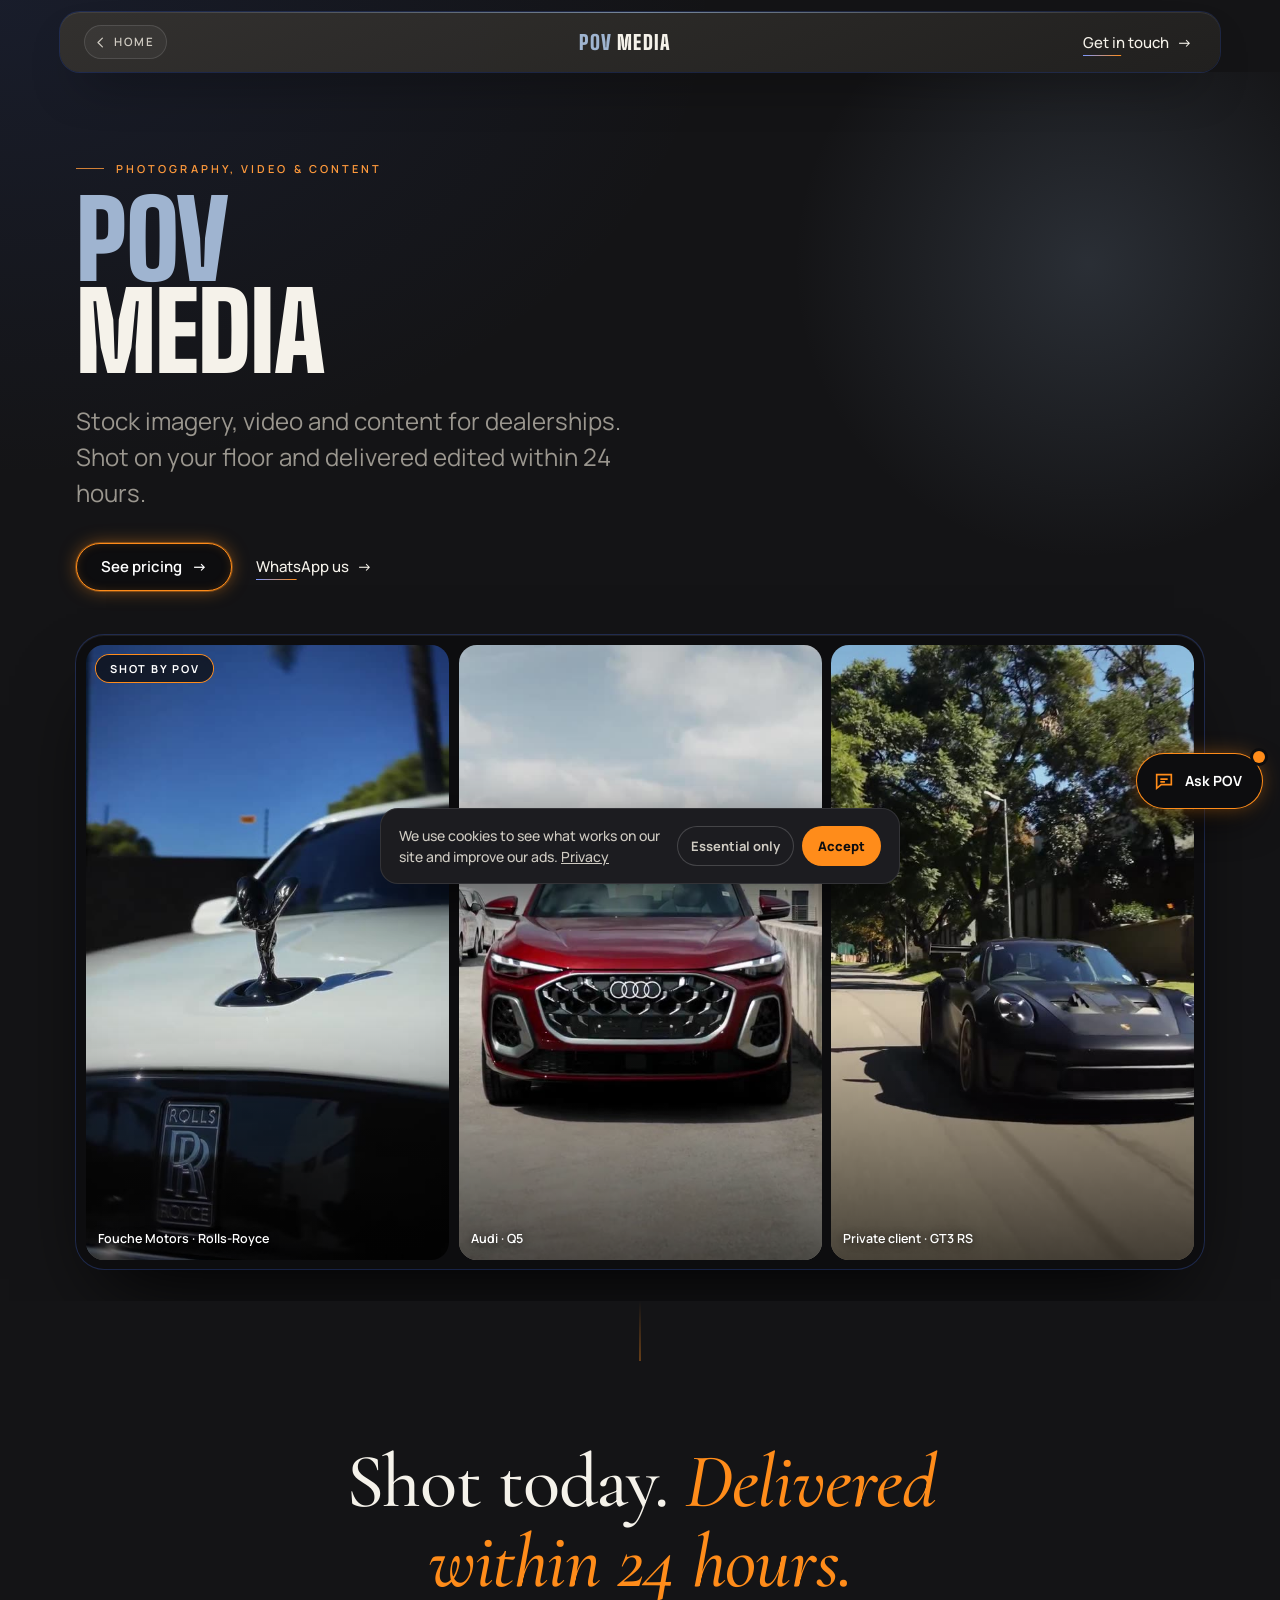
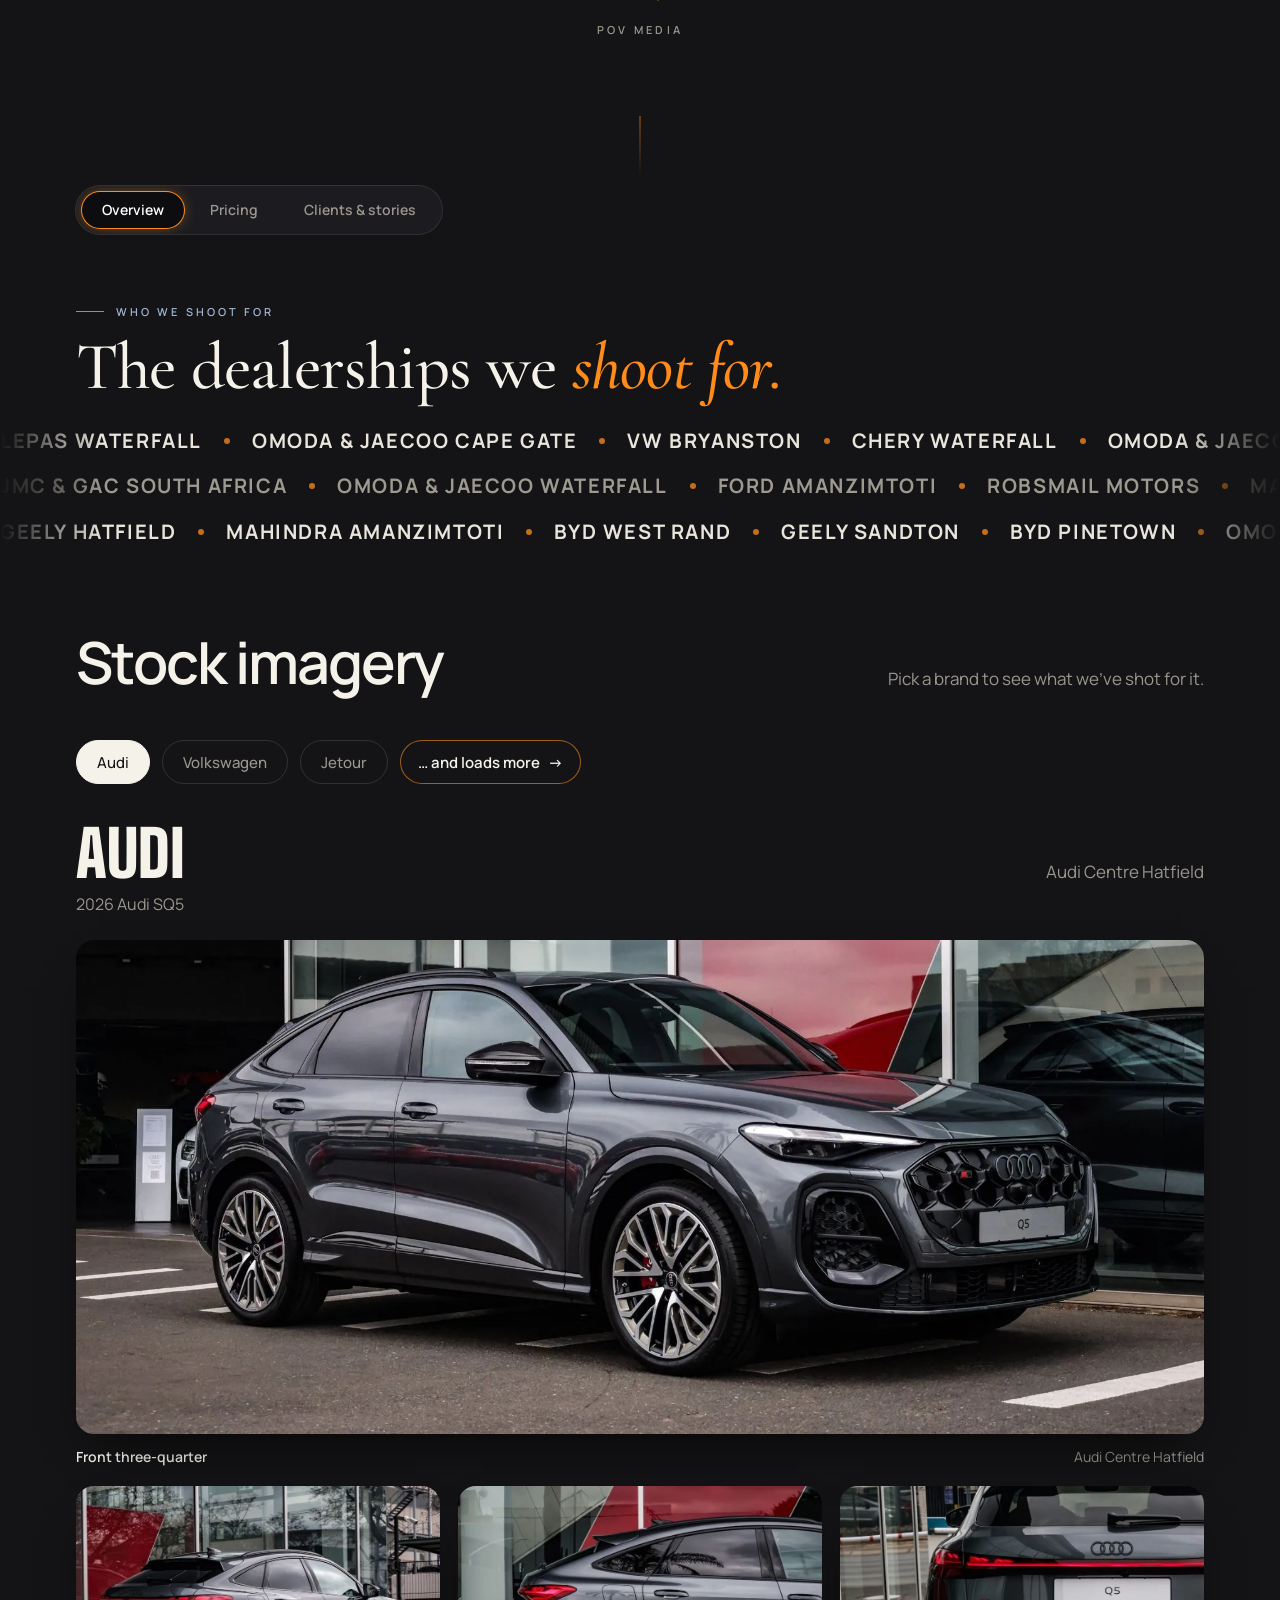
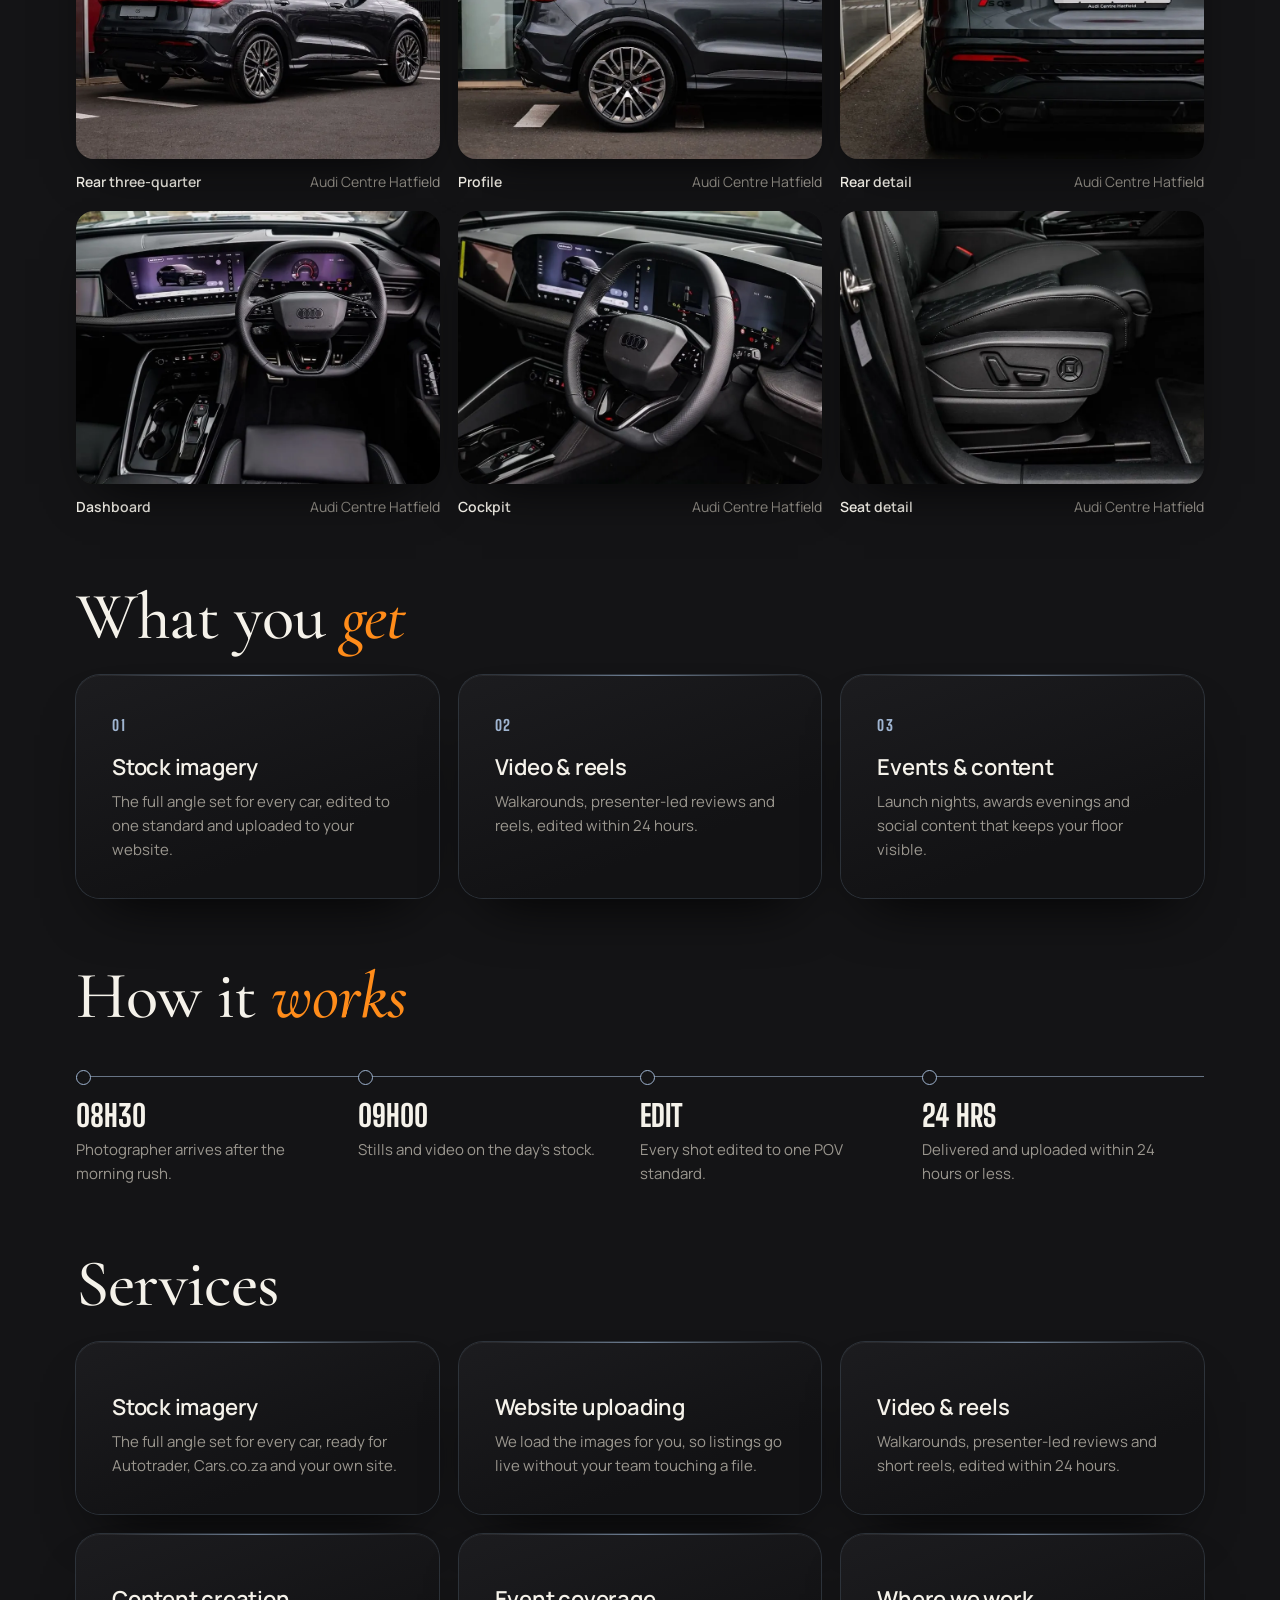
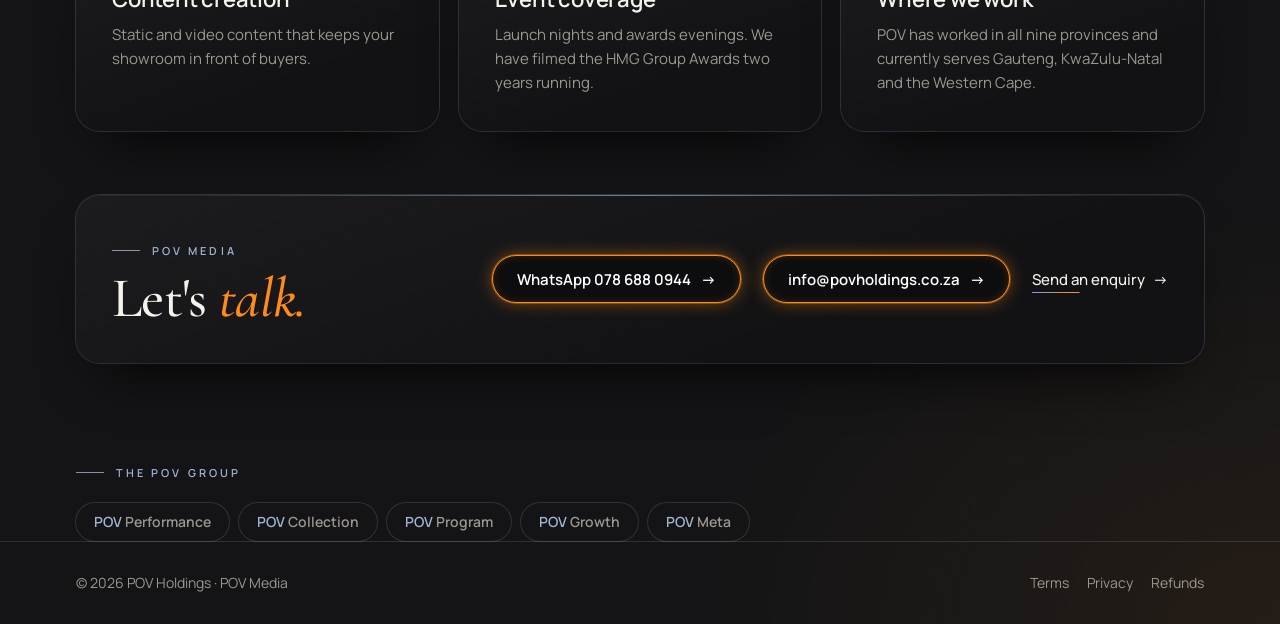
<file: divisions/media.html>
<!doctype html>
<html lang="en">
<head>
<meta charset="utf-8">
<meta name="viewport" content="width=device-width,initial-scale=1,viewport-fit=cover">
<meta name="claude:viewport-fit-sides" content="cover">
<title>POV Media</title>
<script src="../track.js"></script>
<link rel="canonical" href="https://pointofviewholdings.co.za/divisions/media.html">
<meta property="og:type" content="website">
<meta property="og:site_name" content="POV Holdings">
<meta property="og:title" content="POV Media">
<meta property="og:description" content="Stock imagery, video and content for dealerships. Shot on your floor and delivered edited within 24 hours.">
<meta property="og:url" content="https://pointofviewholdings.co.za/divisions/media.html">
<meta property="og:image" content="https://pointofviewholdings.co.za/work/og-pov.jpg">
<meta property="og:image:width" content="1200">
<meta property="og:image:height" content="630">
<meta name="twitter:card" content="summary_large_image">
<meta name="description" content="Stock imagery, video and content for dealerships. Shot on your floor and delivered edited within 24 hours.">
<link rel="preconnect" href="https://fonts.googleapis.com"><link rel="preconnect" href="https://fonts.gstatic.com" crossorigin>
<link rel="stylesheet" href="https://fonts.googleapis.com/css2?family=Big+Shoulders+Display:wght@800;900&family=Cormorant+Garamond:ital,wght@0,500;0,600;1,500&family=Manrope:wght@400;500;600;700&display=swap">
<link rel="stylesheet" href="pov.css">
<style id="acc">:root{--gold:#9fb4d0}.hero::after{background:radial-gradient(circle,rgba(143,167,196,.18),transparent 65%)!important}.slab{box-shadow:0 0 0 1px rgba(143,167,196,.22),inset 0 1px 0 rgba(255,255,255,.06),0 30px 60px -30px rgba(0,0,0,1)!important}.slab::before,.nav::before{background:linear-gradient(90deg,transparent,rgba(143,167,196,.7),transparent)!important}.partner{margin-top:14px;display:inline-flex;gap:8px;align-items:center;font:600 13px/1 var(--sans);letter-spacing:.06em;color:var(--grey);padding:9px 14px;border-radius:999px;box-shadow:0 0 0 1px rgba(143,167,196,.4)}.partner b{color:var(--gold);font-weight:700}
.dl-wrap{margin:30px calc(50% - 50vw) clamp(56px,7vw,96px);display:grid;gap:clamp(18px,2vw,26px);-webkit-mask:linear-gradient(90deg,transparent,#000 8%,#000 92%,transparent);mask:linear-gradient(90deg,transparent,#000 8%,#000 92%,transparent)}
.dl-row{overflow:hidden}
.dl-track{display:flex;width:max-content;animation:dlroll 120s linear infinite}
.dl-row.r1 .dl-track{animation-direction:reverse;animation-duration:135s}
.dl-row.r2 .dl-track{animation-duration:110s}
.dl-wrap:hover .dl-track{animation-play-state:paused}
.dl-track span{display:inline-flex;align-items:center;gap:22px;padding-right:22px;white-space:nowrap;font:700 clamp(15px,1.6vw,20px)/1 Manrope,system-ui,sans-serif;letter-spacing:.08em;text-transform:uppercase;color:#e9e5dc}
.dl-row.r1 .dl-track span{color:#9f9a90}
.dl-track span::after{content:"";width:6px;height:6px;border-radius:50%;background:#ff8c1a;opacity:.75}
@keyframes dlroll{to{transform:translateX(-50%)}}
@media (prefers-reduced-motion:reduce){.dl-track{animation:none}}
</style>
<style>
:root{--ivory:#141416;--shadow:0 1px 0 rgba(255,255,255,.05) inset,0 24px 50px -24px rgba(0,0,0,.9)}
/* work by brand */
.brands{display:flex;flex-wrap:wrap;gap:12px;margin-bottom:38px}
.brand-btn{height:44px;padding:0 20px;border-radius:999px;border:1px solid var(--hair);background:transparent;color:var(--grey);font:500 15px/1 var(--sans);cursor:pointer;transition:all .35s var(--ease)}
.brand-btn:hover{border-color:var(--ink);color:var(--ink)}
.brand-btn[aria-selected="true"]{background:var(--ink);border-color:var(--ink);color:var(--ivory)}
.work-meta{display:flex;justify-content:space-between;align-items:baseline;gap:16px;flex-wrap:wrap;margin-bottom:22px}
.work-meta h3{font:900 clamp(40px,5vw,64px)/1 var(--display);text-transform:uppercase}
.work-meta p{color:var(--grey)}
.gallery{display:grid;grid-template-columns:repeat(3,1fr);gap:18px}
.tile{margin:0;display:grid;gap:12px;animation:fadeup .6s var(--ease) both}
.tile:nth-child(2){animation-delay:.07s}.tile:nth-child(3){animation-delay:.14s}.tile:nth-child(4){animation-delay:.21s}.tile:nth-child(5){animation-delay:.28s}.tile:nth-child(6){animation-delay:.35s}
@keyframes fadeup{from{opacity:0;transform:translateY(16px)}to{opacity:1;transform:none}}
.shot{position:relative;aspect-ratio:4/3;max-width:100%;border-radius:18px;overflow:hidden;background:linear-gradient(180deg,#151515 0 60%,#1d1c1a 60% 100%);box-shadow:var(--shadow)}
.shot img{width:100%;height:100%;object-fit:cover;display:block;transition:transform 1s var(--ease)}
.tile:hover .shot img{transform:scale(1.04)}
.shot .ghost{position:absolute;inset:auto 18px 16px;font:900 28px/1 var(--display);text-transform:uppercase;color:rgba(17,17,17,.14)}
.tile figcaption{display:flex;justify-content:space-between;gap:12px;font-size:14px}
.tile figcaption b{font-weight:600}
.tile figcaption span{color:var(--grey)}
@media (max-width:820px){.gallery{grid-template-columns:1fr 1fr}}
@media (max-width:520px){.gallery{grid-template-columns:1fr}}


.brand-btn.extra{display:none}
.brands.open .brand-btn.extra{display:inline-block;animation:pop .45s var(--ease) both}
.brands.open .brand-btn.extra{animation-delay:calc(var(--k,0)*35ms)}
@keyframes pop{from{opacity:0;transform:translateY(8px) scale(.96)}to{opacity:1;transform:none}}
.brand-more{height:44px;padding:0 18px;border:0;border-radius:999px;box-shadow:inset 0 0 0 1px rgba(255,140,26,.6);text-decoration:none;background:none;color:var(--ink);font:600 15px/1 var(--sans);cursor:pointer;display:inline-flex;align-items:center;gap:8px}
.brand-more i{font-style:normal;display:inline-block;transition:transform .35s var(--ease)}
.brand-more:hover i{transform:translateX(4px)}
.work-title{color:var(--grey);font-size:16px;margin-top:6px}
.gallery.feature .tile:first-child{grid-column:1/-1}
.gallery.feature .tile:first-child .shot{aspect-ratio:16/7}
.gallery.feature .tile:first-child .shot img{object-position:50% 60%}
.tile:nth-child(7){animation-delay:.42s}
@media (max-width:520px){.gallery.feature .tile:first-child .shot{aspect-ratio:16/9}}

.stock-block .head{display:flex;justify-content:space-between;align-items:end;gap:24px;flex-wrap:wrap;margin-bottom:48px}
.stock-block .head p{color:var(--grey);max-width:32ch}
.stock-block h2{font:600 clamp(36px,4.6vw,58px)/1.05 var(--sans);letter-spacing:-.035em}
.stock-block .brands{margin-top:0}
</style>
<style>@keyframes roll{to{transform:translateX(-50%)}}
.reels-sec{padding-bottom:clamp(40px,5vw,72px)}
.reels{overflow:hidden;-webkit-mask:linear-gradient(90deg,transparent,#000 6%,#000 94%,transparent);mask:linear-gradient(90deg,transparent,#000 6%,#000 94%,transparent)}
.reel-track{display:flex;gap:18px;width:max-content;padding-block:10px;animation:roll 80s linear infinite}
.reels:not(.vis) .reel-track{animation-play-state:paused}
.reel{position:relative;margin:0;width:clamp(220px,22vw,320px);aspect-ratio:4/5;border-radius:22px;overflow:hidden;background:#1c1c20;box-shadow:0 0 0 1px var(--hair),0 30px 60px -30px rgba(0,0,0,.9);flex:none;transition:transform .6s var(--ease)}
.reel:hover{transform:translateY(-6px) scale(1.02)}
.reel img{width:100%;height:100%;object-fit:cover;display:block;transform:scale(1.02)}
.reel::after{content:"";position:absolute;inset:0;background:linear-gradient(180deg,rgba(0,0,0,.25) 0%,transparent 30%,transparent 55%,rgba(0,0,0,.85) 100%)}
.reel .play{position:absolute;top:14px;right:14px;z-index:2;width:34px;height:34px;border-radius:50%;background:rgba(255,255,255,.16);backdrop-filter:blur(6px);-webkit-backdrop-filter:blur(6px);display:grid;place-items:center}
.reel .play::after{content:"";border-left:10px solid #fff;border-top:6px solid transparent;border-bottom:6px solid transparent;margin-left:3px}
.reel figcaption{position:absolute;left:16px;right:16px;bottom:16px;z-index:2;color:#f5f2ea;font-size:13px;line-height:1.35;display:grid;gap:6px}
.reel figcaption b{font:600 11px/1 var(--sans);color:var(--gold);letter-spacing:.16em;text-transform:uppercase}
.reel figcaption{font-size:15px!important;font-weight:600}
.reels-wrap{margin:22px calc(50% - 50vw) clamp(56px,7vw,96px)}
</style>
<style>.pv{display:grid;grid-template-columns:1fr 1.1fr;gap:clamp(20px,4vw,56px);align-items:end}@media (max-width:820px){.pv{grid-template-columns:1fr}}
.incl{list-style:none;padding:0;margin:18px 0 0;display:grid;gap:0 24px}.incl li{padding:12px 0 12px 20px;border-top:1px solid var(--hair);position:relative;color:#cfcbc2}.incl li::before{content:"";position:absolute;left:0;top:21px;width:6px;height:6px;border-radius:50%;background:#ff8c1a}
.flow{overflow:hidden;margin:clamp(28px,4vw,44px) calc(50% - 50vw) 0;-webkit-mask:linear-gradient(90deg,transparent,#000 6%,#000 94%,transparent);mask:linear-gradient(90deg,transparent,#000 6%,#000 94%,transparent)}
.fl-t{display:flex;gap:14px;width:max-content;animation:flow 70s linear infinite;padding-block:6px}
.flow:hover .fl-t{animation-play-state:paused}
.fl-i{margin:0;flex:none;height:clamp(220px,26vw,340px);aspect-ratio:4/5;border-radius:18px;overflow:hidden;background:#141416;box-shadow:0 0 0 1px var(--hair);transition:transform .5s cubic-bezier(.2,.8,.2,1)}
.fl-i.fl-v{aspect-ratio:9/16}
.fl-i img{width:100%;height:100%;object-fit:cover;display:block}
.fl-i:hover{transform:translateY(-6px)}
@keyframes flow{to{transform:translateX(-50%)}}
@media (prefers-reduced-motion:reduce){.fl-t{animation:none}}
</style>
</head>
<body class="lux">
<header><div class="nav"><a class="back homeback" href="../index.html?home=1" aria-label="Back to POV Holdings home"><svg viewBox="0 0 24 24" aria-hidden="true"><path d="M15 5l-7 7 7 7"/></svg><span>Home</span></a><span class="brandname"><span>POV</span> Media</span><a class="arrow" href="https://wa.me/27786880944?text=Hi%20POV%2C%20I%27d%20like%20to%20find%20out%20more%20about%20POV%20Media." target="_blank" rel="noopener">Get in touch <i>→</i></a></div></header>
<main>
  <section class="hero"><div class="wrap">
    <p class="kicker">Photography, video &amp; content</p>
    <h1><span>POV</span>Media</h1>
    <p class="lede">Stock imagery, video and content for dealerships. Shot on your floor and delivered edited within 24 hours.</p>
    <div class="hero-row"><a class="pill" href="#pricing">See pricing <i>→</i></a><a class="arrow" href="https://wa.me/27786880944?text=Hi%20POV%2C%20I%27d%20like%20to%20find%20out%20more%20about%20POV%20Media." target="_blank" rel="noopener">WhatsApp us <i>→</i></a></div>
    <div class="vid" id="video" data-reels="fouche-motors-rolls-royce-2|Fouche Motors · Rolls-Royce,audi-q5|Audi · Q5,0513-2|Private client · GT3 RS"></div>
  </div></section>
  <section class="mf wrap"><p>Shot today. <em>Delivered within 24 hours.</em></p><small>POV Media</small></section>
  <div class="tabs-wrap"><div class="wrap"><nav class="tabs" aria-label="POV Media pages"><a href="#overview">Overview</a><a href="#pricing">Pricing</a><a href="#stories">Clients &amp; stories</a></nav></div></div>

  <section class="view wrap" id="v-overview" data-view="overview">
    <div class="block" id="album"><p class="kicker">Who we shoot for</p><h2 style="margin-top:14px">The dealerships we <em>shoot for.</em></h2></div>
    <div class="dl-wrap" aria-label="Dealerships POV shoots for"><div class="dl-row r0"><div class="dl-track"><span>Lepas Waterfall</span><span>Omoda &amp; Jaecoo Cape Gate</span><span>VW Bryanston</span><span>Chery Waterfall</span><span>Omoda &amp; Jaecoo Hatfield</span><span>Isuzu Richards Bay</span><span>Mazda Woodmead</span><span>Fouché Motors</span><span>Ferrari Johannesburg</span><span>Mazda Fourways</span><span>Audi Rivonia</span><span>Toyota Menlyn</span><span>Suzuki Fourways</span><span>Mazda Midrand</span><span>VW Hatfield</span><span>Geely Pinetown</span><span>Jetour Menlyn</span><span>Audi Somerset West</span><span>MSM Motors</span><span>Jetour Tyger Valley</span><span>Chery Silver Lakes</span><span>Ford Fourways</span><span aria-hidden="true">Lepas Waterfall</span><span aria-hidden="true">Omoda &amp; Jaecoo Cape Gate</span><span aria-hidden="true">VW Bryanston</span><span aria-hidden="true">Chery Waterfall</span><span aria-hidden="true">Omoda &amp; Jaecoo Hatfield</span><span aria-hidden="true">Isuzu Richards Bay</span><span aria-hidden="true">Mazda Woodmead</span><span aria-hidden="true">Fouché Motors</span><span aria-hidden="true">Ferrari Johannesburg</span><span aria-hidden="true">Mazda Fourways</span><span aria-hidden="true">Audi Rivonia</span><span aria-hidden="true">Toyota Menlyn</span><span aria-hidden="true">Suzuki Fourways</span><span aria-hidden="true">Mazda Midrand</span><span aria-hidden="true">VW Hatfield</span><span aria-hidden="true">Geely Pinetown</span><span aria-hidden="true">Jetour Menlyn</span><span aria-hidden="true">Audi Somerset West</span><span aria-hidden="true">MSM Motors</span><span aria-hidden="true">Jetour Tyger Valley</span><span aria-hidden="true">Chery Silver Lakes</span><span aria-hidden="true">Ford Fourways</span></div></div><div class="dl-row r1"><div class="dl-track"><span>JMC &amp; GAC South Africa</span><span>Omoda &amp; Jaecoo Waterfall</span><span>Ford Amanzimtoti</span><span>Robsmail Motors</span><span>Mahindra Woodmead</span><span>Suzuki Pietermaritzburg</span><span>Omoda &amp; Jaecoo Richards Bay</span><span>BYD Woodmead</span><span>BYD East Rand</span><span>Omoda &amp; Jaecoo Woodmead</span><span>Audi Hatfield</span><span>BYD Menlyn</span><span>Haval &amp; Ora Midrand</span><span>Haval Hatfield</span><span>Jetour South Africa</span><span>JMC &amp; GAC Benoni</span><span>MG Hatfield</span><span>MAN Truck &amp; Bus Hatfield</span><span>Honda Pietermaritzburg</span><span>Haval Menlyn</span><span>Haval Sandton</span><span>iCAUR Silver Lakes</span><span>Audi Wonderboom</span><span aria-hidden="true">JMC &amp; GAC South Africa</span><span aria-hidden="true">Omoda &amp; Jaecoo Waterfall</span><span aria-hidden="true">Ford Amanzimtoti</span><span aria-hidden="true">Robsmail Motors</span><span aria-hidden="true">Mahindra Woodmead</span><span aria-hidden="true">Suzuki Pietermaritzburg</span><span aria-hidden="true">Omoda &amp; Jaecoo Richards Bay</span><span aria-hidden="true">BYD Woodmead</span><span aria-hidden="true">BYD East Rand</span><span aria-hidden="true">Omoda &amp; Jaecoo Woodmead</span><span aria-hidden="true">Audi Hatfield</span><span aria-hidden="true">BYD Menlyn</span><span aria-hidden="true">Haval &amp; Ora Midrand</span><span aria-hidden="true">Haval Hatfield</span><span aria-hidden="true">Jetour South Africa</span><span aria-hidden="true">JMC &amp; GAC Benoni</span><span aria-hidden="true">MG Hatfield</span><span aria-hidden="true">MAN Truck &amp; Bus Hatfield</span><span aria-hidden="true">Honda Pietermaritzburg</span><span aria-hidden="true">Haval Menlyn</span><span aria-hidden="true">Haval Sandton</span><span aria-hidden="true">iCAUR Silver Lakes</span><span aria-hidden="true">Audi Wonderboom</span></div></div><div class="dl-row r2"><div class="dl-track"><span>Geely Hatfield</span><span>Mahindra Amanzimtoti</span><span>BYD West Rand</span><span>Geely Sandton</span><span>BYD Pinetown</span><span>Omoda &amp; Jaecoo Silver Lakes</span><span>VW Menlyn</span><span>Ford Midrand</span><span>Ford Bryanston</span><span>VW Benoni</span><span>VW Silver Lakes</span><span>iCAUR Hatfield</span><span>Mazda Pinetown</span><span>Isuzu Woodmead</span><span>VW Wonderboom</span><span>Suzuki Sandton</span><span>Jetour Cape Gate</span><span>Audi Braamfontein</span><span>Audi Centurion</span><span>VW Hatfield Commercial</span><span>Lepas Silver Lakes</span><span>Omoda &amp; Jaecoo Fourways</span><span>Haval Woodmead</span><span aria-hidden="true">Geely Hatfield</span><span aria-hidden="true">Mahindra Amanzimtoti</span><span aria-hidden="true">BYD West Rand</span><span aria-hidden="true">Geely Sandton</span><span aria-hidden="true">BYD Pinetown</span><span aria-hidden="true">Omoda &amp; Jaecoo Silver Lakes</span><span aria-hidden="true">VW Menlyn</span><span aria-hidden="true">Ford Midrand</span><span aria-hidden="true">Ford Bryanston</span><span aria-hidden="true">VW Benoni</span><span aria-hidden="true">VW Silver Lakes</span><span aria-hidden="true">iCAUR Hatfield</span><span aria-hidden="true">Mazda Pinetown</span><span aria-hidden="true">Isuzu Woodmead</span><span aria-hidden="true">VW Wonderboom</span><span aria-hidden="true">Suzuki Sandton</span><span aria-hidden="true">Jetour Cape Gate</span><span aria-hidden="true">Audi Braamfontein</span><span aria-hidden="true">Audi Centurion</span><span aria-hidden="true">VW Hatfield Commercial</span><span aria-hidden="true">Lepas Silver Lakes</span><span aria-hidden="true">Omoda &amp; Jaecoo Fourways</span><span aria-hidden="true">Haval Woodmead</span></div></div></div>
    <div class="block stock-block" id="stock">
      <div class="head"><h2>Stock imagery</h2><p>Pick a brand to see what we've shot for it.</p></div>
      <div class="brands" role="tablist" aria-label="Brands" id="brands"></div>
      <div class="work-meta"><div><h3 id="work-brand"></h3><p class="work-title" id="work-title"></p></div><p id="work-dealers"></p></div>
      <div class="gallery" id="gallery" role="tabpanel" aria-live="polite"></div>
    </div>
    <div class="block"><h2>What you <em>get</em></h2><div class="grid3"><article class="slab feature"><span class="num">01</span><h3>Stock imagery</h3><p>The full angle set for every car, edited to one standard and uploaded to your website.</p></article><article class="slab feature"><span class="num">02</span><h3>Video &amp; reels</h3><p>Walkarounds, presenter-led reviews and reels, edited within 24 hours.</p></article><article class="slab feature"><span class="num">03</span><h3>Events &amp; content</h3><p>Launch nights, awards evenings and social content that keeps your floor visible.</p></article></div></div>
    <div class="block"><h2>How it <em>works</em></h2><div class="steps"><div class="step"><b>08h30</b><span>Photographer arrives after the morning rush.</span></div><div class="step"><b>09h00</b><span>Stills and video on the day&#x27;s stock.</span></div><div class="step"><b>Edit</b><span>Every shot edited to one POV standard.</span></div><div class="step"><b>24 hrs</b><span>Delivered and uploaded within 24 hours or less.</span></div></div></div>
    <div class="block" id="services"><h2>Services</h2><div class="grid3"><article class="slab feature"><h3>Stock imagery</h3><p>The full angle set for every car, ready for Autotrader, Cars.co.za and your own site.</p></article><article class="slab feature"><h3>Website uploading</h3><p>We load the images for you, so listings go live without your team touching a file.</p></article><article class="slab feature"><h3>Video &amp; reels</h3><p>Walkarounds, presenter-led reviews and short reels, edited within 24 hours.</p></article><article class="slab feature"><h3>Content creation</h3><p>Static and video content that keeps your showroom in front of buyers.</p></article><article class="slab feature"><h3>Event coverage</h3><p>Launch nights and awards evenings. We have filmed the HMG Group Awards two years running.</p></article><article class="slab feature"><h3>Where we work</h3><p>POV has worked in all nine provinces and currently serves Gauteng, KwaZulu-Natal and the Western Cape.</p></article></div></div>
  </section>
  <section class="view wrap" id="v-pricing" data-view="pricing" hidden>
    <div class="block"><h2>Pricing</h2><p class="sub">Every package is quoted to fit you. Pick the one closest to what you need and we'll come back to you the same working day.</p><div class="grid2"><article class="slab price"><span class="tag">Steady stock</span><h3>Launch</h3><p class="amt">Price on enquiry</p><ul><li>Photographer once a week</li><li>Edited images</li><li>Uploaded to your website</li><li>24-hour turnaround</li></ul><a class="arrow" href="https://wa.me/27786880944?text=Hi%20POV%2C%20I%27d%20like%20a%20quote%20for%20POV%20Media%3A%20Launch." target="_blank" rel="noopener">Get a quote <i>→</i></a></article><article class="slab price"><span class="tag">Stock + content</span><h3>Impact</h3><p class="amt">Price on enquiry</p><ul><li>Everything in Launch</li><li>Content creation</li><li>Videography</li></ul><a class="arrow" href="https://wa.me/27786880944?text=Hi%20POV%2C%20I%27d%20like%20a%20quote%20for%20POV%20Media%3A%20Impact." target="_blank" rel="noopener">Get a quote <i>→</i></a></article><article class="slab price hot"><span class="tag">High-volume floors</span><h3>Daily</h3><p class="amt">Price on enquiry</p><ul><li>Photographer on site every day</li><li>Edited stock within 24 hours</li><li>30 HQ reels a month</li><li>5 static images daily</li></ul><a class="arrow" href="https://wa.me/27786880944?text=Hi%20POV%2C%20I%27d%20like%20a%20quote%20for%20POV%20Media%3A%20Daily." target="_blank" rel="noopener">Get a quote <i>→</i></a></article><article class="slab price"><span class="tag">For individuals</span><h3>Private shoot</h3><p class="amt">Quoted per shoot</p><ul><li>Car, lifestyle or business shoot</li><li>Edited photos and reels</li><li>Ready to post or run as ads</li></ul><a class="pill" href="https://wa.me/27786880944?text=Hi%20POV%2C%20I%27d%20like%20to%20book%20a%20private%20shoot." target="_blank" rel="noopener">Book a shoot <i>→</i></a></article></div></div>
  </section>
  <section class="view wrap" id="v-stories" data-view="stories" hidden>
    <div class="block"><p class="kicker">Clients</p><h2 style="margin-top:14px">Who we work with</h2><div class="logos"><span>Hatfield Motor Group</span><span>McCarthy Group</span><span>Fouché Motors Sandton</span><span>Ferrari Johannesburg</span><span>JMC &amp; GAC South Africa</span></div></div>
    <div class="block"><p class="kicker">Stories</p><h2 style="margin-top:14px">Stories</h2><div class="grid2"><article class="slab story"><div class="meta"><span>Hatfield Motor Group</span><span>120+ departments</span></div><h3>The whole group, one standard</h3><p>POV shoots stock across the whole Hatfield Motor Group, more than 120 new and used departments, and has covered the HMG Group Awards two years running.</p></article><article class="slab story"><div class="meta"><span>Fouché Motors Sandton</span><span>2 years</span></div><h3>Two years on the floor</h3><p>Two years of continuous stock photography for Fouché Motors Sandton, with every car shot to the same angle set.</p></article></div></div>
  </section>

  <section class="cta wrap"><div class="slab"><div><p class="kicker">POV Media</p><h2 style="margin-top:12px">Let's <em>talk.</em></h2></div><div class="row"><a class="pill" href="https://wa.me/27786880944?text=Hi%20POV%2C%20I%27d%20like%20to%20find%20out%20more%20about%20POV%20Media." target="_blank" rel="noopener">WhatsApp 078 688 0944 <i>→</i></a><a class="pill" href="mailto:info@povholdings.co.za">info@povholdings.co.za <i>→</i></a><a class="arrow" href="../index.html?home=1">Send an enquiry <i>→</i></a></div></div></section>
  <section class="wrap" style="padding-block:clamp(56px,8vw,90px) 0"><p class="kicker">The POV group</p><div class="others"><a href="performance.html"><b>POV</b> Performance</a><a href="collection.html"><b>POV</b> Collection</a><a href="../program/"><b>POV</b> Program</a><a href="growth.html"><b>POV</b> Growth</a><a href="meta.html"><b>POV</b> Meta</a></div></section>
</main>
<footer><div class="wrap"><span>© 2026 POV Holdings · POV Media</span><nav class="flegal" aria-label="Legal"><a href="../legal.html#terms">Terms</a><a href="../legal.html#privacy">Privacy</a><a href="../legal.html#refunds">Refunds</a></nav></div></footer>
<nav class="mbar" aria-label="Quick contact"><a class="solid" href="https://wa.me/27786880944?text=Hi%20POV%2C%20I%27d%20like%20to%20find%20out%20more%20about%20POV%20Media." target="_blank" rel="noopener">WhatsApp</a><a href="#pricing">Pricing</a><a href="../index.html?home=1">Home</a></nav>
<script>
(function(){
  const views=[...document.querySelectorAll('[data-view]')],tabs=[...document.querySelectorAll('.tabs a')];
  const show=()=>{const h=(location.hash||'#overview').slice(1),v=views.some(x=>x.dataset.view===h)?h:'overview';if(h==='services'||h==='stock'||h==='album')setTimeout(()=>{const el=document.getElementById(h);if(el)scrollTo({top:el.getBoundingClientRect().top+scrollY-150,behavior:'smooth'})},300);
    views.forEach(x=>x.hidden=x.dataset.view!==v);
    tabs.forEach(t=>{if(t.getAttribute('href')==='#'+v)t.setAttribute('aria-current','page');else t.removeAttribute('aria-current')});
    if(!window.__navjs&&window.__ready&&location.hash&&views.some(x=>x.dataset.view===h)){const top=document.querySelector('.tabs-wrap').getBoundingClientRect().top+scrollY-84;if(scrollY>top+10||scrollY<top-400)scrollTo({top,behavior:'smooth'})}};
  if('scrollRestoration' in history)history.scrollRestoration='manual';
  const views0=['overview','pricing','stories'];
  if(!views0.includes((location.hash||'').slice(1)))scrollTo(0,0);
  addEventListener('pageshow',()=>{if(!views0.includes((location.hash||'').slice(1)))scrollTo(0,0)});
  addEventListener('hashchange',show);show();window.__ready=true;scrollTo(0,0);
})();
</script>
<script>
(function(){
  const track=(e,p)=>{try{(window.dataLayer=window.dataLayer||[]).push(Object.assign({event:e},p||{}))}catch(_){}};
  const esc=t=>String(t).replace(/[&<>"]/g,c=>({"&":"&amp;","<":"&lt;",">":"&gt;",'"':"&quot;"}[c]));
  // ---- Work by brand. To add photos: put the image URL in "img". To add a brand: add an entry. ----
  const WORK=[
    {brand:'Audi',title:'2026 Audi SQ5',items:[{dealer:'Audi Centre Hatfield',type:'Front three-quarter',img:'work/audi-sq5-01.webp'},{dealer:'Audi Centre Hatfield',type:'Rear three-quarter',img:'work/audi-sq5-02.webp'},{dealer:'Audi Centre Hatfield',type:'Profile',img:'work/audi-sq5-03.webp'},{dealer:'Audi Centre Hatfield',type:'Rear detail',img:'work/audi-sq5-04.webp'},{dealer:'Audi Centre Hatfield',type:'Dashboard',img:'work/audi-sq5-05.webp'},{dealer:'Audi Centre Hatfield',type:'Cockpit',img:'work/audi-sq5-06.webp'},{dealer:'Audi Centre Hatfield',type:'Seat detail',img:'work/audi-sq5-07.webp'}]},
    {brand:'Volkswagen',title:'Volkswagen Golf GTI',items:[{dealer:'Hatfield VW Bryanston',type:'Front three-quarter',img:'work/vw-golf-gti-01c.webp'},{dealer:'Hatfield VW Bryanston',type:'Rear three-quarter',img:'work/vw-golf-gti-02.webp'},{dealer:'Hatfield VW Bryanston',type:'Wheel detail',img:'work/vw-golf-gti-03.webp'},{dealer:'Hatfield VW Bryanston',type:'Cockpit',img:'work/vw-golf-gti-04.webp'},{dealer:'Hatfield VW Bryanston',type:'Steering detail',img:'work/vw-golf-gti-05.jpg'},{dealer:'Hatfield VW Bryanston',type:'Seat detail',img:'work/vw-golf-gti-06.webp'},{dealer:'Hatfield VW Bryanston',type:'Dashboard',img:'work/vw-golf-gti-07.webp'}]},
    {brand:'Jetour',title:'Jetour Dashing',items:[{dealer:'Jetour Menlyn',type:'Front three-quarter',img:'work/jetour-dashing-01.webp'},{dealer:'Jetour Menlyn',type:'Wheel detail',img:'work/jetour-dashing-02.webp'},{dealer:'Jetour Menlyn',type:'Rear three-quarter',img:'work/jetour-dashing-03.webp'},{dealer:'Jetour Menlyn',type:'Rear detail',img:'work/jetour-dashing-04.webp'},{dealer:'Jetour Menlyn',type:'Steering detail',img:'work/jetour-dashing-05.webp'},{dealer:'Jetour Menlyn',type:'Cockpit',img:'work/jetour-dashing-06.webp'},{dealer:'Jetour Menlyn',type:'Dashboard',img:'work/jetour-dashing-07.webp'}]},
    {brand:'Haval',items:[{dealer:'',type:'Stock imagery',img:''},{dealer:'',type:'Showroom',img:''},{dealer:'',type:'Detail',img:''}]},
    {brand:'Ford',items:[{dealer:'',type:'Stock imagery',img:''},{dealer:'',type:'Showroom',img:''},{dealer:'',type:'Detail',img:''}]},
    {brand:'Omoda & Jaecoo',items:[{dealer:'',type:'Stock imagery',img:''},{dealer:'',type:'Showroom',img:''},{dealer:'',type:'Detail',img:''}]},
    {brand:'iCAUR',items:[{dealer:'',type:'Stock imagery',img:''},{dealer:'',type:'Showroom',img:''},{dealer:'',type:'Detail',img:''}]},
    {brand:'MG',items:[{dealer:'',type:'Stock imagery',img:''},{dealer:'',type:'Showroom',img:''},{dealer:'',type:'Detail',img:''}]},
    {brand:'Geely',items:[{dealer:'',type:'Stock imagery',img:''},{dealer:'',type:'Showroom',img:''},{dealer:'',type:'Detail',img:''}]},
    {brand:'Mazda',items:[{dealer:'',type:'Stock imagery',img:''},{dealer:'',type:'Showroom',img:''},{dealer:'',type:'Detail',img:''}]},
    {brand:'Chery',items:[{dealer:'',type:'Stock imagery',img:''},{dealer:'',type:'Showroom',img:''},{dealer:'',type:'Detail',img:''}]},
    {brand:'Lepas',items:[{dealer:'',type:'Stock imagery',img:''},{dealer:'',type:'Showroom',img:''},{dealer:'',type:'Detail',img:''}]},
    {brand:'Mahindra',items:[{dealer:'',type:'Stock imagery',img:''},{dealer:'',type:'Showroom',img:''},{dealer:'',type:'Detail',img:''}]},
    {brand:'Suzuki',items:[{dealer:'',type:'Stock imagery',img:''},{dealer:'',type:'Showroom',img:''},{dealer:'',type:'Detail',img:''}]},
    {brand:'VW Commercial',items:[{dealer:'',type:'Stock imagery',img:''},{dealer:'',type:'Showroom',img:''},{dealer:'',type:'Detail',img:''}]},
    {brand:'Private dealerships',items:[{dealer:'',type:'Stock imagery',img:''},{dealer:'',type:'Showroom',img:''},{dealer:'',type:'Detail',img:''}]}
  ];
  WORK.forEach(w=>w.items.forEach(x=>{if(x.img)x.img='../'+x.img+'?v=3'}));
  WORK.splice(0,WORK.length,...WORK.filter(w=>['Audi','Volkswagen','Jetour'].includes(w.brand)));
  const preload=()=>WORK.forEach(w=>w.items.forEach(x=>{if(x.img){const i=new Image();i.decoding='async';i.src=x.img}}));
  let pre=0;const warm=()=>{if(pre)return;pre=1;(window.requestIdleCallback||setTimeout)(preload)};
  const FIRST=3; // brands shown before "More"
  const brandsEl=document.getElementById('brands'),gal=document.getElementById('gallery');
  const show=i=>{
    const w=WORK[i];
    brandsEl.dataset.sel=i;brandsEl.querySelectorAll('.brand-btn').forEach((b,j)=>b.setAttribute('aria-selected',j===i?'true':'false'));
    document.getElementById('work-brand').textContent=w.brand;
    const dealers=[...new Set(w.items.map(x=>x.dealer).filter(Boolean))];
    document.getElementById('work-dealers').textContent=dealers.join(' · ');
    document.getElementById('work-title').textContent=w.title||'';
    const real=w.items.filter(x=>x.img).length;gal.classList.toggle('feature',real>3);
    gal.innerHTML=w.items.map((x,k)=>'<figure class="tile"><div class="shot">'+(x.img?'<img loading="lazy" decoding="async" src="'+esc(x.img)+'" alt=""'+esc(w.brand+' '+x.type+(x.dealer?', '+x.dealer:''))+'">':'<span class="ghost">'+esc(w.brand)+'</span>')+'</div><figcaption><b>'+esc(x.type)+'</b><span>'+esc(x.dealer)+'</span></figcaption></figure>').join('');
    track('work_brand_viewed',{brand:w.brand});
  };
  WORK.forEach((w,i)=>{const b=document.createElement('button');b.className='brand-btn'+(i>=FIRST?' extra':'');b.type='button';b.setAttribute('role','tab');b.textContent=w.brand;if(i>=FIRST)b.style.setProperty('--k',i-FIRST);b.addEventListener('click',()=>show(i));brandsEl.appendChild(b)});
  {const more=document.createElement('a');more.className='brand-more';more.href='demo.html';more.innerHTML='&hellip; and loads more <i>&rarr;</i>';brandsEl.appendChild(more);}
  brandsEl.addEventListener('pointerenter',warm,{once:true});brandsEl.addEventListener('touchstart',warm,{once:true,passive:true});
  show(0);
})();
</script>
<script src="trio.js" defer></script>
<script src="../assistant.js" defer></script>
<script src="nav.js?v=2" defer></script>
</body>
</html>
</file>
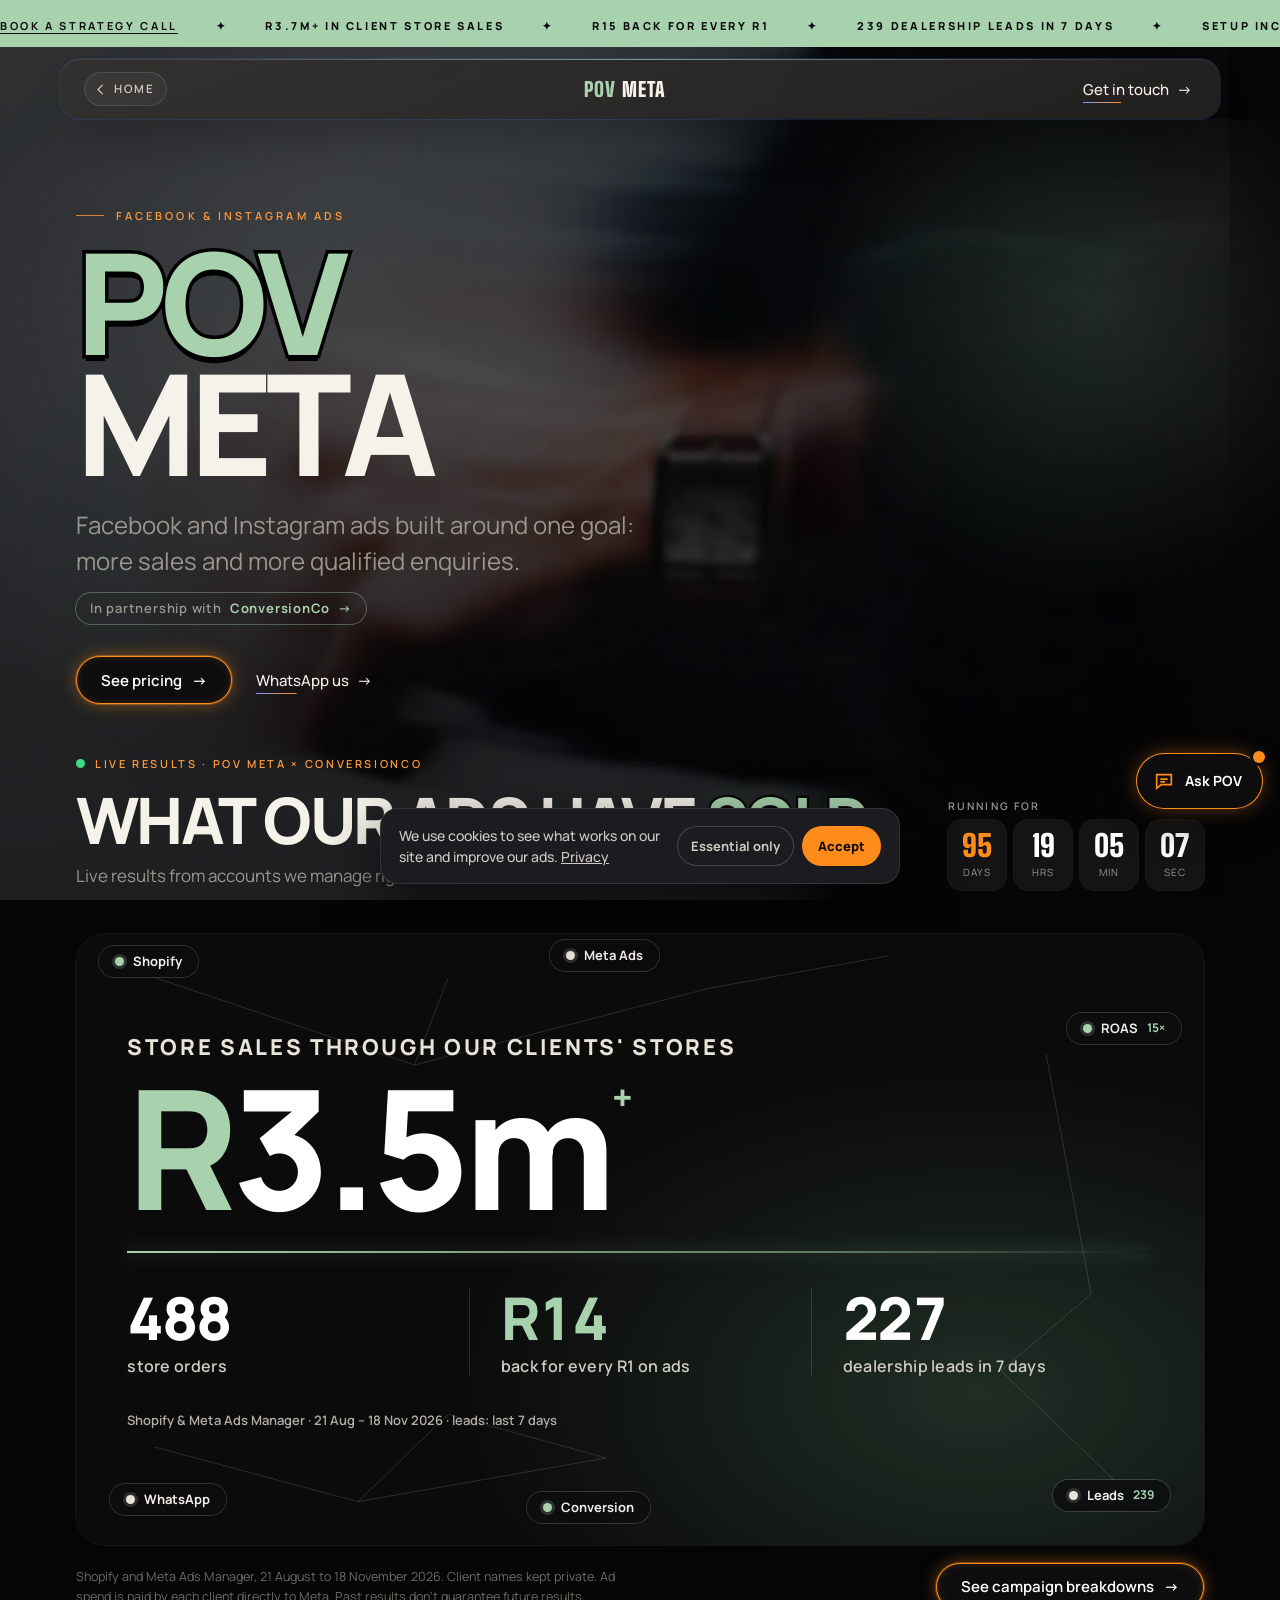
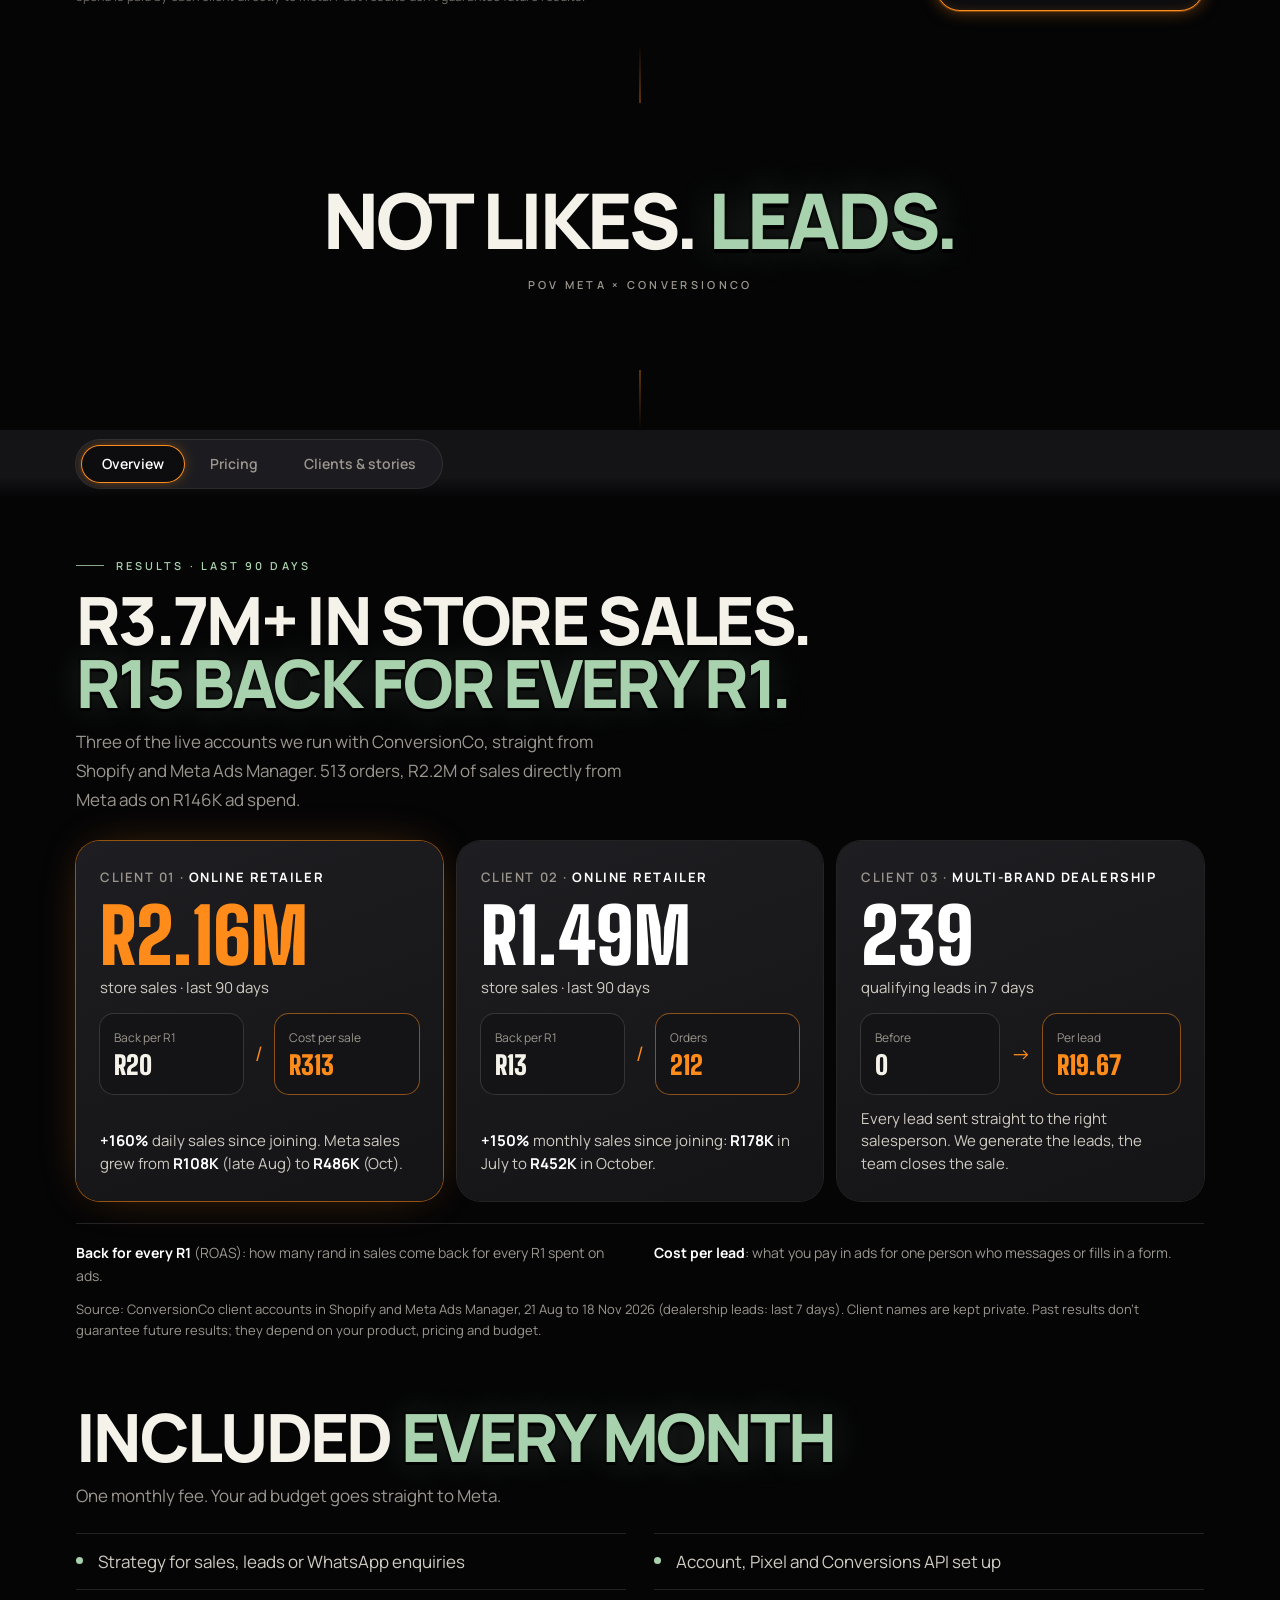
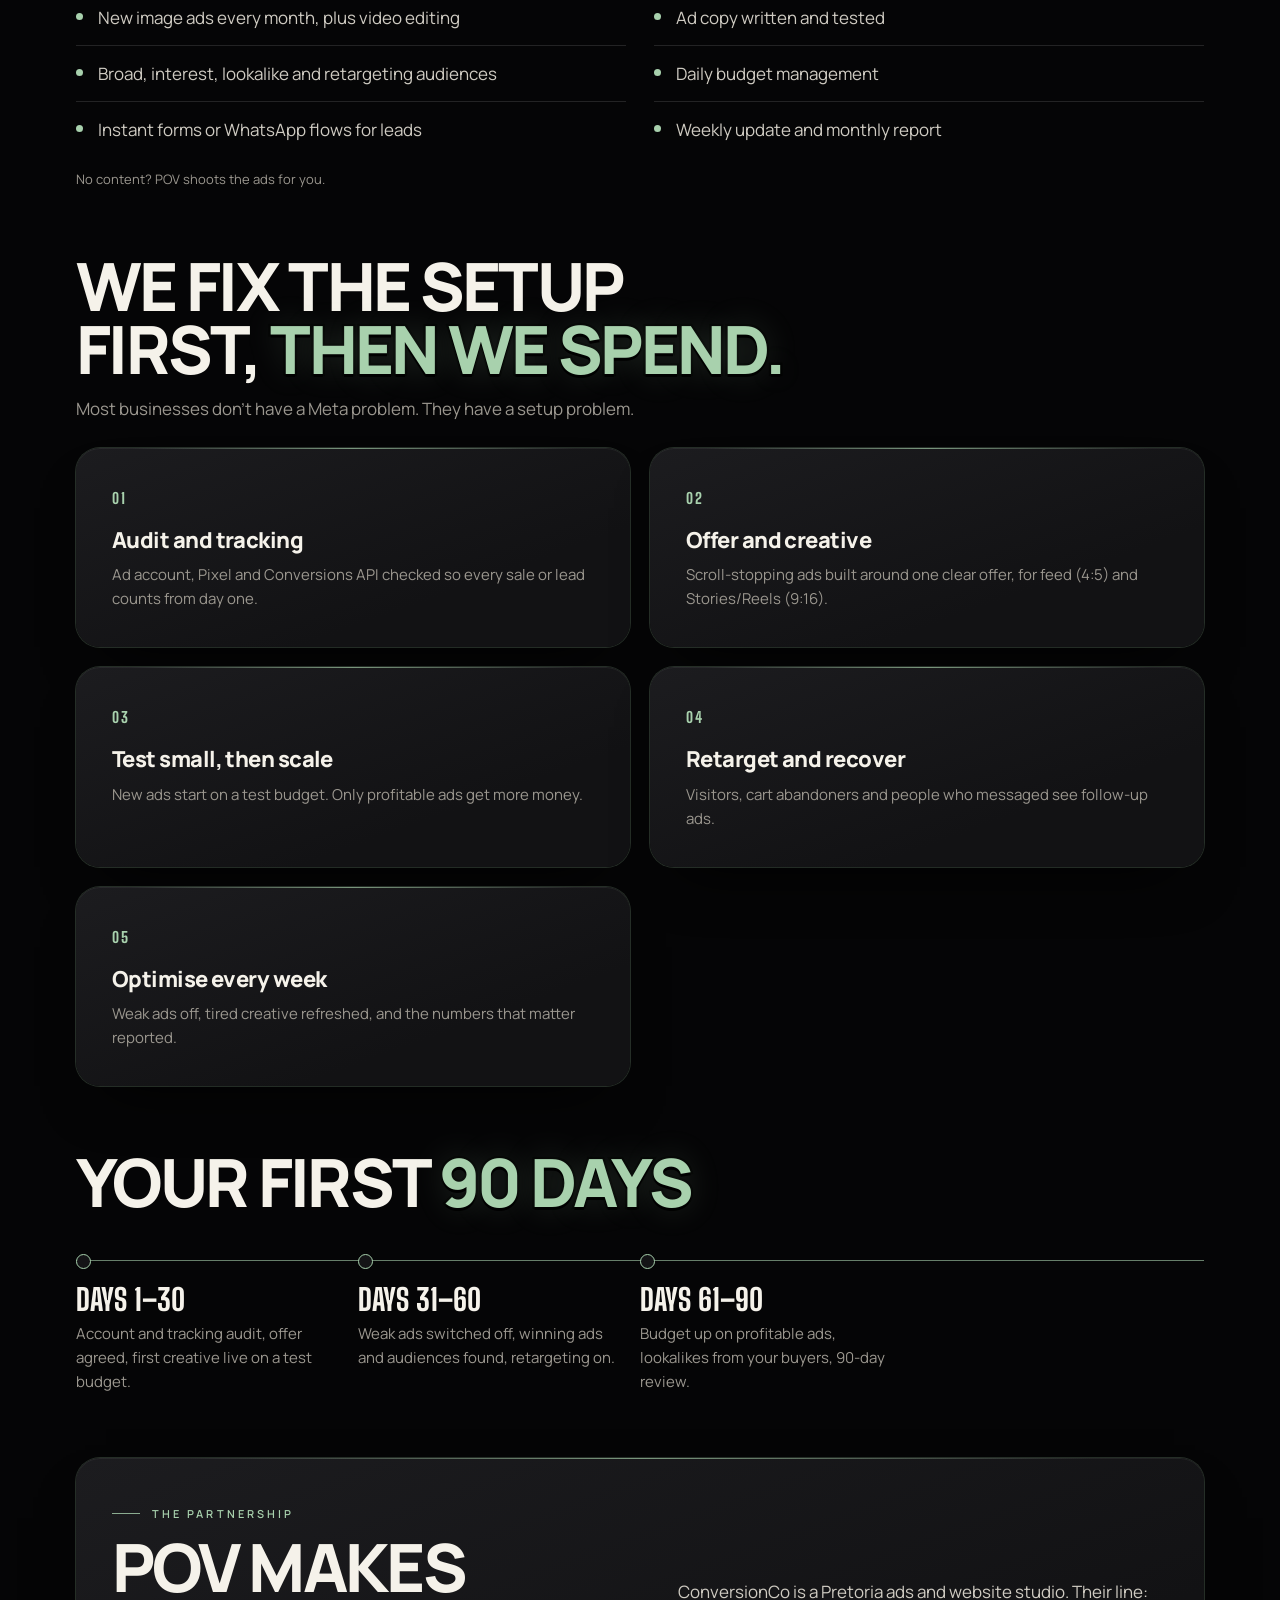
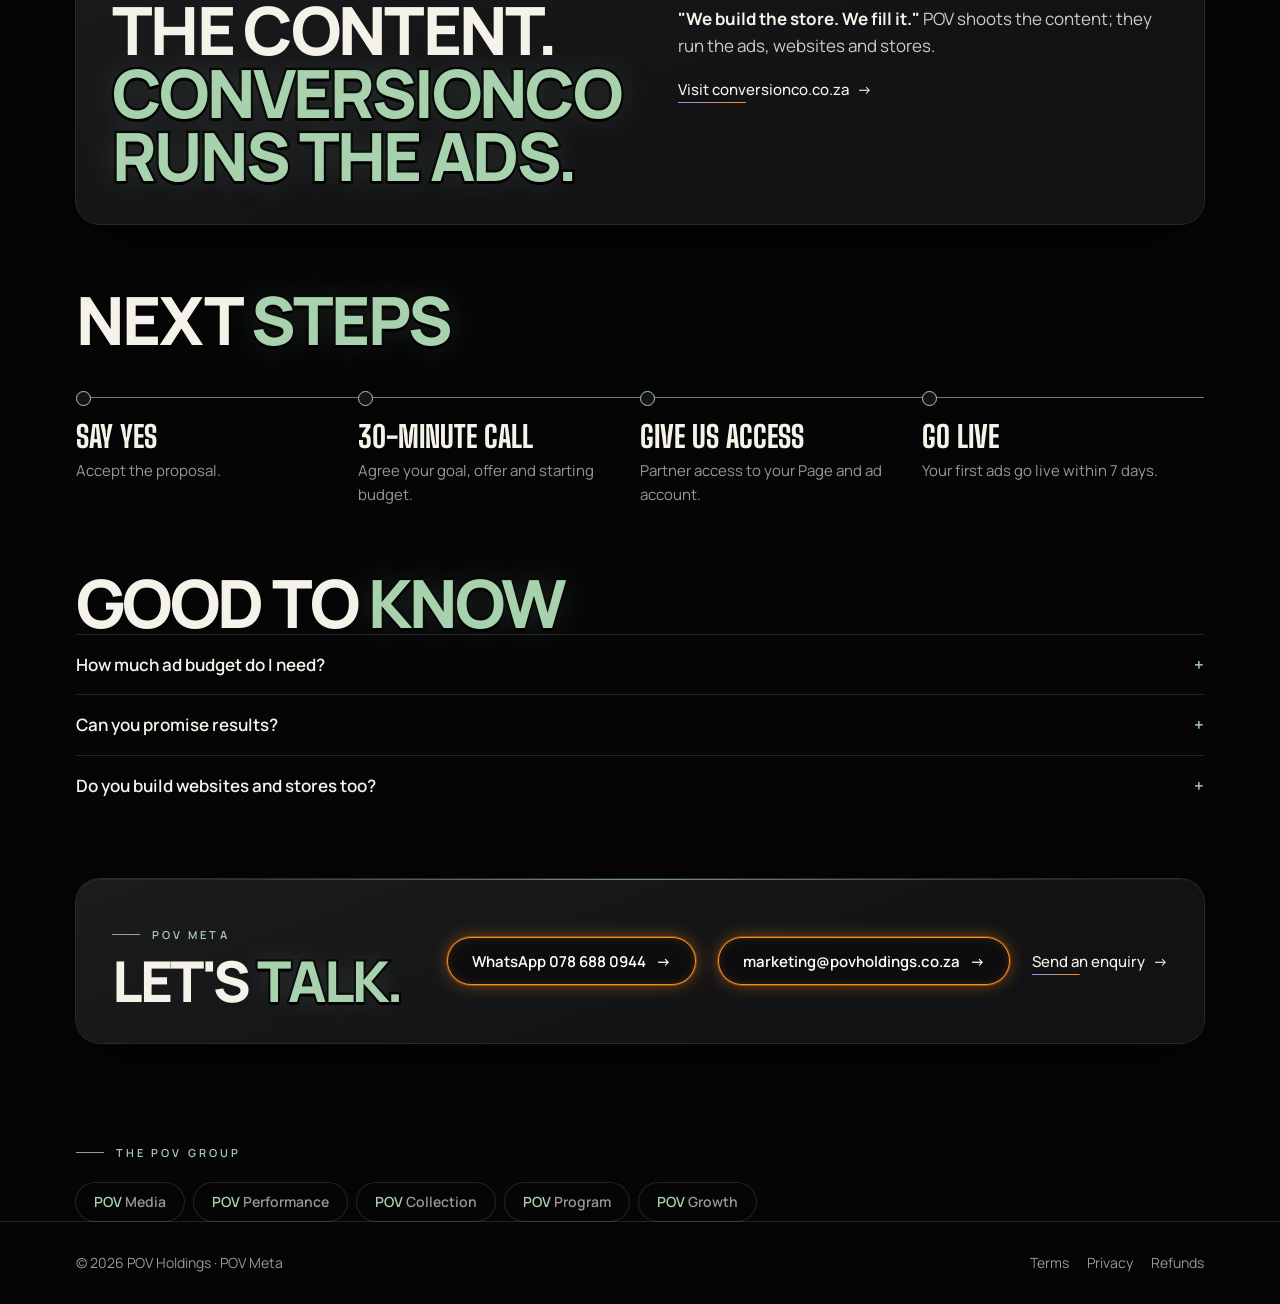
<file: divisions/meta.html>
<!doctype html>
<html lang="en">
<head>
<meta charset="utf-8">
<meta name="viewport" content="width=device-width,initial-scale=1,viewport-fit=cover">
<meta name="claude:viewport-fit-sides" content="cover">
<title>POV Meta</title>
<script src="../track.js"></script>
<link rel="canonical" href="https://pointofviewholdings.co.za/divisions/meta.html">
<meta property="og:type" content="website">
<meta property="og:site_name" content="POV Holdings">
<meta property="og:title" content="POV Meta">
<meta property="og:description" content="Meta ads that bring dealerships leads and online stores sales: R3.7M+ in client store sales in 90 days, R15 back for every R1. POV Meta, in partnership with ConversionCo.">
<meta property="og:url" content="https://pointofviewholdings.co.za/divisions/meta.html">
<meta property="og:image" content="https://pointofviewholdings.co.za/work/og-pov.jpg">
<meta property="og:image:width" content="1200">
<meta property="og:image:height" content="630">
<meta name="twitter:card" content="summary_large_image">
<meta name="description" content="Meta ads that bring dealerships leads and online stores sales: R3.7M+ in client store sales in 90 days, R15 back for every R1. POV Meta, in partnership with ConversionCo.">
<link rel="preconnect" href="https://fonts.googleapis.com"><link rel="preconnect" href="https://fonts.gstatic.com" crossorigin>
<link rel="stylesheet" href="https://fonts.googleapis.com/css2?family=Big+Shoulders+Display:wght@800;900&family=Cormorant+Garamond:ital,wght@0,500;0,600;1,500&family=Manrope:wght@400;500;600;700;800&display=swap">
<link rel="stylesheet" href="pov.css">
<style id="acc">:root{--gold:#a8d1ad}.hero::after{background:radial-gradient(circle,rgba(156,197,161,.18),transparent 65%)!important}.slab{box-shadow:0 0 0 1px rgba(156,197,161,.22),inset 0 1px 0 rgba(255,255,255,.06),0 30px 60px -30px rgba(0,0,0,1)!important}.slab::before,.nav::before{background:linear-gradient(90deg,transparent,rgba(156,197,161,.7),transparent)!important}.partner{margin-top:14px;display:inline-flex;gap:8px;align-items:center;font:600 13px/1 var(--sans);letter-spacing:.06em;color:var(--grey);padding:9px 14px;border-radius:999px;box-shadow:0 0 0 1px rgba(156,197,161,.4)}.partner b{color:var(--gold);font-weight:700}.kpis{display:grid;grid-template-columns:repeat(4,minmax(0,1fr));gap:14px;margin-top:22px}.kpi{border-radius:20px;padding:22px 20px;background:linear-gradient(160deg,#202024,#151517);box-shadow:0 0 0 1px rgba(156,197,161,.22)}.kpi b{display:block;font:800 clamp(30px,3.6vw,46px)/1 var(--display);letter-spacing:.01em;color:var(--ink)}.kpi span{display:block;margin-top:8px;color:var(--grey);font-size:14px;line-height:1.4}@media (max-width:820px){.kpis{grid-template-columns:repeat(2,minmax(0,1fr))}}
.incl{list-style:none;padding:0;margin:22px 0 0;display:grid;grid-template-columns:repeat(2,minmax(0,1fr));gap:0 28px}.incl li{padding:14px 0 14px 22px;border-top:1px solid var(--hair);position:relative;color:#cfcbc2}.incl li::before{content:"";position:absolute;left:0;top:23px;width:7px;height:7px;border-radius:50%;background:var(--gold)}@media (max-width:640px){.incl{grid-template-columns:1fr}}
.quote-s{font-size:clamp(20px,2.2vw,26px);line-height:1.35;color:var(--ink);margin:0}.quote-s+small{display:block;margin-top:14px;color:var(--grey);font-size:14px}
.cc{display:grid;grid-template-columns:1.1fr 1fr;gap:28px;align-items:center}@media (max-width:820px){.cc{grid-template-columns:1fr}}
.faqm details{border-top:1px solid var(--hair);padding:16px 0}.faqm summary{cursor:pointer;font-weight:600;list-style:none}.faqm summary::-webkit-details-marker{display:none}.faqm summary::after{content:"+";float:right;color:var(--gold)}.faqm details[open] summary::after{content:"–"}.faqm p{color:#cfcbc2;margin:10px 0 0;max-width:70ch}
a.partner{text-decoration:none}a.partner i{font-style:normal;color:var(--gold)}
.fine{color:var(--grey);font-size:13px;margin-top:12px}
.ps{display:grid;grid-template-columns:.7fr 1.3fr;gap:clamp(22px,4vw,48px);align-items:center}.ps-img{aspect-ratio:9/16;max-height:520px;border-radius:20px;overflow:hidden;background:#111;box-shadow:0 0 0 1px rgba(255,140,26,.35)}.ps-img video{width:100%;height:100%;object-fit:cover;display:block}@media (max-width:760px){.ps{grid-template-columns:1fr}.ps-img{max-width:260px}}


/* Meta results visuals */
.mx{display:grid;gap:16px}
.mx-k{font:600 11px/1 var(--sans);letter-spacing:.24em;text-transform:uppercase;color:#ff9a3c;margin:0}
.mx-h{font:500 clamp(32px,4.6vw,62px)/1.05 "Cormorant Garamond",Georgia,serif;letter-spacing:-.01em;margin:0}
.mx-h b{font-weight:500;color:#9b978f}.mx-h em{font-style:italic;color:#ff8c1a}
.mx-bars{display:grid;gap:14px;margin-top:8px}
.mb{display:grid;grid-template-columns:150px 1fr auto;gap:14px;align-items:center}
.mb span{font-size:13.5px;color:var(--grey)}.mb b{font:900 clamp(22px,2.4vw,30px)/1 var(--display);min-width:5.5ch;text-align:right}
.mb i{display:block;height:18px;border-radius:9px;background:#26262b;position:relative;overflow:hidden}
.mb i::after{content:"";position:absolute;inset:0;width:0;border-radius:9px;transition:width 1.6s cubic-bezier(.2,.7,.2,1)}
.mb.in i::after{background:#6f6b64}.mb.out i::after{background:linear-gradient(90deg,#ff8c1a,#ffb066);box-shadow:0 0 24px rgba(255,140,26,.55)}
.mx.in .mb i::after,.mx:not(.rv) .mb i::after{width:var(--w)}
.mb.in i::after{min-width:6px}
.mb.out b{color:#ff8c1a}
.mx-s{font-size:clamp(17px,1.8vw,21px);color:#e8e4dc;margin:4px 0 0}.mx-s b{color:#ff8c1a}
.mx-f{font-size:12px;color:#6f6b64;margin:0}
@media (max-width:640px){.mb{grid-template-columns:1fr auto}.mb span{grid-column:1/-1}}
.rx{display:grid;grid-template-columns:repeat(3,minmax(0,1fr));gap:14px;margin-top:26px}
@media (max-width:900px){.rx{grid-template-columns:1fr}}
.rc{display:flex;flex-direction:column;gap:14px;padding:26px 24px;border-radius:24px;background:linear-gradient(160deg,#1e1e22,#141416);box-shadow:0 0 0 1px var(--hair)}
.rc.hot{box-shadow:0 0 0 1px rgba(255,140,26,.55),0 0 50px -18px rgba(255,140,26,.45)}
.rc-t{margin:0;font-size:13px;color:var(--grey);text-transform:uppercase;letter-spacing:.12em;font-weight:600}.rc-t b{color:#fff}
.rc-big b{display:block;font:900 clamp(54px,6vw,76px)/.9 var(--display);color:#fff}.rc.hot .rc-big b{color:#ff8c1a}
.rc-big span{display:block;margin-top:6px;color:#cfcbc2;font-size:15px}
.rc-p{margin:auto 0 0;color:#cfcbc2;font-size:15px;line-height:1.5}.rc-p b{color:#fff}
.dots{display:grid;grid-template-columns:repeat(15,1fr);gap:5px}
.dots i{aspect-ratio:1;border-radius:50%;background:#ff8c1a;opacity:.85}
.dots i:nth-child(3n){opacity:.55}
.coin{display:flex;align-items:center;gap:12px}.coin div{flex:1;padding:14px;border-radius:14px;background:#141416;box-shadow:0 0 0 1px var(--hair)}
.coin small{display:block;font-size:12px;color:var(--grey)}.coin b{display:block;font:900 26px/1.1 var(--display);margin-top:4px}
.coin div:last-child{box-shadow:0 0 0 1px rgba(255,140,26,.5)}.coin div:last-child b{color:#ff8c1a}.coin i{font-style:normal;color:#ff8c1a;font-size:20px}
.gr{display:grid;grid-template-columns:1fr 1fr;gap:12px;align-items:end;height:150px}
.gr div{display:grid;grid-template-rows:auto 1fr auto;height:100%;gap:6px;text-align:center}
.gr small{font-size:11.5px;color:var(--grey)}
.gr i{align-self:end;height:var(--h);border-radius:10px 10px 4px 4px;background:#3a3a40}
.gr .now i{background:linear-gradient(180deg,#ffb066,#ff8c1a);box-shadow:0 0 30px -6px rgba(255,140,26,.6)}
.gr b{font:900 20px/1 var(--display)}.gr .now b{color:#ff8c1a}
.rx2{display:grid;grid-template-columns:1fr 1fr;gap:14px;margin-top:14px}@media (max-width:700px){.rx2{grid-template-columns:1fr}}
.rx2 div{display:flex;gap:16px;align-items:center;padding:18px 22px;border-radius:18px;background:#17171a;box-shadow:0 0 0 1px var(--hair)}
.rx2 b{font:900 36px/1 var(--display);color:#ff8c1a;flex:none}.rx2 span{color:#cfcbc2;font-size:14.5px}.rx2 span b{font:700 14.5px var(--sans);color:#fff}
.gloss{display:grid;grid-template-columns:1fr 1fr;gap:10px 28px;margin-top:22px;padding-top:18px;border-top:1px solid var(--hair)}@media (max-width:700px){.gloss{grid-template-columns:1fr}}
.gloss p{margin:0;font-size:14px;color:var(--grey)}.gloss b{color:#fff}

.since{display:flex;align-items:center;gap:14px;flex-wrap:wrap;padding:12px 16px;border-radius:16px;background:#141416;box-shadow:0 0 0 1px rgba(255,140,26,.3);justify-self:start;margin-bottom:6px}
.since .lv{width:9px;height:9px;border-radius:50%;background:#3ddc84;box-shadow:0 0 0 0 rgba(61,220,132,.6);animation:lvp 2s infinite}
@keyframes lvp{0%{box-shadow:0 0 0 0 rgba(61,220,132,.55)}70%,100%{box-shadow:0 0 0 9px rgba(61,220,132,0)}}
.since small{font:600 11px/1 var(--sans);letter-spacing:.16em;text-transform:uppercase;color:var(--grey)}
.tm{display:flex;gap:8px}.tm div{display:grid;justify-items:center;min-width:46px;padding:6px 8px;border-radius:10px;background:#1c1c20}
.tm b{font:900 24px/1 var(--display);color:#fff;font-variant-numeric:tabular-nums}.tm div:first-child b{color:#ff8c1a}
.tm i{font-style:normal;font-size:10px;color:var(--grey);letter-spacing:.1em;text-transform:uppercase;margin-top:3px}
@media (max-width:520px){.since{width:100%}.tm{width:100%;justify-content:space-between}.tm div{flex:1}}
.soon{display:flex;gap:14px;align-items:flex-start;margin-top:14px;padding:18px 22px;border-radius:18px;background:#141416;box-shadow:0 0 0 1px rgba(61,220,132,.35)}
.soon .lv{flex:none;margin-top:6px;width:9px;height:9px;border-radius:50%;background:#3ddc84;animation:lvp 2s infinite}
.soon b{display:block;font-size:15.5px}.soon span{display:block;color:var(--grey);font-size:14px;margin-top:4px}
/* live results */
.rl{padding-top:clamp(28px,4vw,44px);position:relative}
.rl::before{content:"";position:absolute;left:50%;top:40%;width:min(1100px,120vw);height:600px;transform:translate(-50%,-50%);background:radial-gradient(closest-side,rgba(255,140,26,.16),transparent);pointer-events:none}
.rl .wrap{position:relative}
.rl-top{display:flex;justify-content:space-between;align-items:flex-end;gap:24px;flex-wrap:wrap}
.pk2{display:inline-flex;align-items:center;gap:10px;font:600 11px/1 Manrope,sans-serif;letter-spacing:.24em;text-transform:uppercase;color:#ff9a3c;margin:0}
.lv{width:9px;height:9px;border-radius:50%;background:#3ddc84;animation:lvp 2s infinite;flex:none}
@keyframes lvp{0%{box-shadow:0 0 0 0 rgba(61,220,132,.55)}70%,100%{box-shadow:0 0 0 9px rgba(61,220,132,0)}}
.rl-h{font:500 clamp(44px,6.4vw,92px)/.98 "Cormorant Garamond",Georgia,serif;letter-spacing:-.018em;margin:14px 0 0;color:#f5f2ea}
.rl-h em{font-style:italic;color:#ff8c1a}
.rl-sub{color:#9b978f;margin:12px 0 0;font-size:17px}
.rl-clock{display:grid;gap:8px}.rl-clock small{font:600 10.5px/1 Manrope,sans-serif;letter-spacing:.2em;text-transform:uppercase;color:#9b978f}
.tm2{display:flex;gap:8px}.tm2 div{display:grid;justify-items:center;min-width:58px;padding:10px 8px;border-radius:14px;background:#141416;box-shadow:0 0 0 1px rgba(255,255,255,.08)}
.tm2 b{font:900 30px/1 'Big Shoulders Display',sans-serif;color:#fff;font-variant-numeric:tabular-nums}.tm2 div:first-child b{color:#ff8c1a}
.tm2 i{font-style:normal;font-size:10px;letter-spacing:.12em;text-transform:uppercase;color:#9b978f;margin-top:4px}
.rl-hero{margin-top:clamp(28px,4vw,44px);padding:clamp(26px,4vw,48px);border-radius:30px;background:radial-gradient(80% 90% at 85% 0%,rgba(255,140,26,.22),transparent 60%),linear-gradient(160deg,#1c1c20,#0f0f11);box-shadow:0 0 0 1px rgba(255,140,26,.4),0 0 90px -30px rgba(255,140,26,.55),0 50px 100px -50px rgba(0,0,0,1);overflow:hidden}
.rl-hero>small{font:600 11px/1 Manrope,sans-serif;letter-spacing:.22em;text-transform:uppercase;color:#ff9a3c}
.rl-big{display:block;margin-top:12px;font:900 min(13vw,190px)/.86 'Big Shoulders Display',sans-serif;white-space:nowrap;letter-spacing:-.01em;color:#fff;font-variant-numeric:tabular-nums;background:linear-gradient(180deg,#fff 30%,#ffc48a);-webkit-background-clip:text;background-clip:text;-webkit-text-fill-color:transparent}
.rl-flow{display:grid;grid-template-columns:1fr auto 1fr;align-items:center;gap:18px;margin-top:clamp(22px,3vw,34px)}
.rf span{display:block;font-size:13.5px;color:#9b978f}.rf b{display:block;margin-top:6px;font:900 clamp(30px,3.6vw,46px)/1 'Big Shoulders Display',sans-serif;color:#cfcbc2;font-variant-numeric:tabular-nums}
.rf.out{text-align:right}.rf.out b{color:#ff8c1a}
.rf-arrow{width:clamp(60px,12vw,180px);height:2px;background:linear-gradient(90deg,rgba(255,255,255,.2),#ff8c1a);position:relative}
.rf-arrow i{position:absolute;right:-2px;top:-5px;border-left:10px solid #ff8c1a;border-top:6px solid transparent;border-bottom:6px solid transparent}
.rl-bar{display:flex;height:14px;border-radius:8px;background:#26262b;margin-top:18px;overflow:hidden}
.rl-bar .a{width:0;background:#8d8980;transition:width 1.2s .2s ease}
.rl-bar .b{flex:0;background:linear-gradient(90deg,#ff8c1a,#ffb066);box-shadow:0 0 24px rgba(255,140,26,.6);transition:flex-grow 2.2s .6s cubic-bezier(.2,.7,.2,1)}
.rl-hero.go .rl-bar .a{width:var(--w)}.rl-hero.go .rl-bar .b{flex-grow:1}
.rl-grid{display:grid;grid-template-columns:repeat(3,minmax(0,1fr));gap:14px;margin-top:14px}
@media (max-width:900px){.rl-grid{grid-template-columns:1fr}.rl-flow{grid-template-columns:1fr;gap:10px}.rf.out{text-align:left}.rf-arrow{width:2px;height:28px;background:linear-gradient(180deg,rgba(255,255,255,.2),#ff8c1a);margin-left:10px}.rf-arrow i{right:auto;left:-5px;top:auto;bottom:-2px;border-left:6px solid transparent;border-right:6px solid transparent;border-top:10px solid #ff8c1a;border-bottom:0}}
.rg{display:flex;flex-direction:column;justify-content:center;padding:28px 24px;border-radius:22px;background:linear-gradient(160deg,#1c1c1f,#131315);box-shadow:0 0 0 1px rgba(255,255,255,.08)}
.rg>b{display:block;font:900 clamp(48px,5.4vw,70px)/.95 'Big Shoulders Display',sans-serif;color:#ff8c1a;font-variant-numeric:tabular-nums}
.rg>span{display:block;margin-top:8px;color:#cfcbc2;font-size:15px}.rg strong{color:#fff}
.bags{display:grid;grid-template-columns:repeat(20,1fr);gap:4px;margin-top:14px}
.bags i{aspect-ratio:1;border-radius:2px;background:#ff8c1a;opacity:0;transform:scale(.4);transition:opacity .3s,transform .3s}
.rl-grid.go .bags i{opacity:.85;transform:none}
.rl-foot{display:flex;justify-content:space-between;align-items:center;gap:18px;flex-wrap:wrap;margin-top:18px}
.rl-foot p{margin:0;font-size:12.5px;color:#6f6b64;max-width:70ch}
@media (max-width:520px){.tm2 div{min-width:0;flex:1}.tm2{width:100%}.rl-clock{width:100%}}

.rl-grid .rg{align-items:flex-start;justify-content:flex-start;gap:0}
.rg>small{font:600 10.5px/1 Manrope,sans-serif;letter-spacing:.2em;text-transform:uppercase;color:#9b978f;margin-bottom:14px}
.rg>b{color:#fff!important}
.rg:first-child>b{color:#ff8c1a!important}
.coins{display:flex;align-items:center;gap:12px;margin-bottom:18px}
.coins span{display:grid;place-items:center;border-radius:50%;font:900 15px/1 'Big Shoulders Display',sans-serif}
.coins .c1{width:38px;height:38px;background:#2a2a2f;color:#cfcbc2;box-shadow:inset 0 0 0 2px #45454c}
.coins .c2{width:86px;height:86px;font-size:22px;color:#1a0f05;background:radial-gradient(circle at 35% 30%,#ffd29e,#ff8c1a 60%,#c25f00);box-shadow:0 0 40px -6px rgba(255,140,26,.7),inset 0 -4px 0 rgba(0,0,0,.18);transform:scale(.3);transition:transform 1.2s .3s cubic-bezier(.2,1.4,.3,1)}
.coins i{font-style:normal;color:#ff8c1a;font-size:20px}
.rl-grid.go .coins .c2{transform:none}
.rg-ring{position:relative}
.rg-ring svg{width:124px;height:124px;transform:rotate(-90deg);margin-bottom:14px}
.rg-ring .tr{fill:none;stroke:#26262b;stroke-width:9}
.rg-ring .pr{fill:none;stroke:#ff8c1a;stroke-width:9;stroke-linecap:round;stroke-dasharray:327;stroke-dashoffset:327;transition:stroke-dashoffset 2.2s .2s cubic-bezier(.2,.7,.2,1);filter:drop-shadow(0 0 6px rgba(255,140,26,.6))}
.rl-grid.go .rg-ring .pr{stroke-dashoffset:0}
.rc-in{position:absolute;left:24px;top:28px;width:124px;height:124px;display:grid;place-content:center;text-align:center}
.rc-in b{font:900 40px/1 'Big Shoulders Display',sans-serif;color:#fff}.rc-in small{font-size:11px;letter-spacing:.16em;text-transform:uppercase;color:#9b978f;margin-top:2px}
.rg-ring>span{margin-top:0!important}
.rcpt{width:150px;padding:14px 14px 10px;margin-bottom:16px;background:#f4efe6;color:#1a1a1a;border-radius:6px 6px 0 0;font:600 11px/1.4 Manrope,sans-serif;position:relative;transform:translateY(14px) rotate(-3deg);opacity:0;transition:transform 1s .3s cubic-bezier(.2,1.2,.3,1),opacity .6s .3s}
.rcpt::after{content:"";position:absolute;left:0;right:0;bottom:-8px;height:8px;background:linear-gradient(-45deg,transparent 4px,#f4efe6 0) 0 0/8px 8px,linear-gradient(45deg,transparent 4px,#f4efe6 0) 0 0/8px 8px}
.rcpt p{display:flex;justify-content:space-between;margin:0;padding:3px 0;border-bottom:1px dashed #c9c2b6}
.rcpt .tot{font-weight:800;font-size:13px;border:0}.rcpt .tot span:last-child{color:#c25f00}
.rcpt .bc{height:16px;margin-top:6px;border:0;background:repeating-linear-gradient(90deg,#1a1a1a 0 2px,transparent 2px 4px,#1a1a1a 4px 5px,transparent 5px 8px)}
.rl-grid.go .rcpt{transform:rotate(-3deg);opacity:1}

.rl-meta .rl-h{font-size:clamp(38px,5vw,70px)}
.rl-meta::before{display:none}
.rl .rv{opacity:1;transform:none;filter:none}

.sx{position:relative;margin-top:clamp(28px,4vw,44px);padding:clamp(76px,8vw,100px) clamp(22px,4vw,56px) clamp(96px,9vw,116px);border-radius:30px;overflow:hidden;background:radial-gradient(70% 80% at 80% 75%,rgba(110,180,130,.22),transparent 65%),radial-gradient(50% 60% at 10% 20%,rgba(168,209,173,.07),transparent 70%),linear-gradient(160deg,#16151a,#0d0d0f);box-shadow:0 0 0 1px rgba(255,255,255,.07)}
.sx-net{position:absolute;inset:0;width:100%;height:100%;pointer-events:none}.sx-net path{fill:none;stroke:rgba(255,255,255,.13);stroke-width:1;vector-effect:non-scaling-stroke}
.sx-p{position:absolute;z-index:1;display:inline-flex;align-items:center;gap:9px;padding:9px 16px;border-radius:999px;background:rgba(14,14,16,.85);box-shadow:0 0 0 1px rgba(255,255,255,.16);font:700 13px/1 Manrope,sans-serif;color:#f1ede6;white-space:nowrap}
.sx-p i{width:9px;height:9px;border-radius:50%;background:#a8d1ad;box-shadow:0 0 0 3px rgba(168,209,173,.2)}.sx-p i.g{background:#e9e4da;box-shadow:0 0 0 3px rgba(233,228,218,.15)}
.sx-p em{font-style:normal;color:#a8d1ad;font-size:12px}
.sx-l{position:relative;margin:0;font:italic 500 clamp(22px,2.6vw,32px)/1.1 'Cormorant Garamond',serif;color:#e9e4da}
.sx-big{position:relative;display:flex;align-items:flex-start;margin-top:10px;font:800 clamp(84px,13vw,180px)/.92 Manrope,sans-serif;letter-spacing:-.05em;color:#fff;font-variant-numeric:tabular-nums}
.sx-big>span:first-child{color:#a8d1ad}.sx-big sup{font-size:.22em;color:#a8d1ad;margin:.25em 0 0 .12em;line-height:1}
.sx-line{position:relative;display:block;height:2px;margin:clamp(18px,2.4vw,28px) 0 clamp(24px,3vw,36px);background:linear-gradient(90deg,#a8d1ad,rgba(168,209,173,.5) 70%,transparent);box-shadow:0 0 18px rgba(168,209,173,.55);transform-origin:left;transform:scaleX(0);transition:transform 1.6s .2s cubic-bezier(.2,.7,.2,1)}
.sx.go .sx-line{transform:none}
.sx-row{position:relative;display:grid;grid-template-columns:repeat(3,minmax(0,1fr))}
.sx-row>div{padding:0 clamp(16px,2.4vw,34px)}.sx-row>div:first-child{padding-left:0}.sx-row>div+div{border-left:1px solid rgba(255,255,255,.14)}
.sx-row b{display:block;font:800 clamp(40px,4.6vw,62px)/1 Manrope,sans-serif;letter-spacing:-.04em;color:#fff;font-variant-numeric:tabular-nums}
.sx-row .hot b{color:#a8d1ad}
.sx-row span{display:block;margin-top:8px;font:italic 500 clamp(19px,1.9vw,24px)/1.15 'Cormorant Garamond',serif;color:#d9d4ca}
.sx-src{position:relative;margin:clamp(24px,3vw,34px) 0 0;font:600 13px/1.4 Manrope,sans-serif;color:#b3aea5}
@media (max-width:700px){.sx{padding:64px 20px 72px}.sx-p{font-size:11.5px;padding:7px 12px;gap:7px}.sx-p:nth-of-type(2),.sx-p:nth-of-type(3),.sx-p:nth-of-type(4),.sx-p:nth-of-type(5){display:none}.sx{padding-bottom:96px}
.sx-row{grid-template-columns:1fr;gap:0}.sx-row>div{padding:18px 0!important;border-left:0!important;border-top:1px solid rgba(255,255,255,.12)}.sx-row>div:first-child{border-top:0;padding-top:0!important}}
</style>
<style id="fresh">
body.lux{background:#050506!important}
.mbg{position:fixed;inset:0;z-index:-1;overflow:hidden;background:#050506;pointer-events:none}
.mbg img{position:absolute;inset:-4%;width:108%;height:108%;object-fit:cover;object-position:55% 50%}
.mbg::after{content:"";position:absolute;inset:0;background:radial-gradient(70% 60% at 50% 45%,transparent,rgba(5,5,6,.55) 85%),linear-gradient(180deg,rgba(5,5,6,.2),rgba(5,5,6,.5))}
.mtk{display:block;background:#a8d1ad;color:#0d0d0f;overflow:hidden;white-space:nowrap;padding:10px 0;text-decoration:none;position:relative;z-index:51}
.mtk div{display:inline-flex;gap:38px;padding-right:38px;animation:mtk 30s linear infinite;font:800 11px/1 Manrope,sans-serif;letter-spacing:.24em;text-transform:uppercase}
.mtk span::after{content:"✦";margin-left:38px}.mtk b{text-decoration:underline;text-underline-offset:3px}
@keyframes mtk{to{transform:translateX(-50%)}}@media (prefers-reduced-motion:reduce){.mtk div{animation:none}}
.lux main h1{font:800 clamp(58px,11vw,160px)/.86 Manrope,system-ui,sans-serif!important;letter-spacing:-.05em!important;text-transform:uppercase}
.lux main h1 span{color:#a8d1ad;-webkit-text-stroke:.05em #000;paint-order:stroke fill;text-shadow:0 .04em 0 #000}
.lux main h2,.rl-h,.mx-h{font-family:Manrope,system-ui,sans-serif!important;font-weight:800!important;text-transform:uppercase;letter-spacing:-.04em!important;line-height:.95!important}
.lux main h3{font-family:Manrope,system-ui,sans-serif!important;font-weight:800!important;font-style:normal!important;letter-spacing:-.025em!important}
.mf p{font:800 clamp(36px,6vw,84px)/.95 Manrope,system-ui,sans-serif!important;text-transform:uppercase;letter-spacing:-.045em!important}
.lux main h2 em,.rl-h em,.mx-h em,.mf p em,.lux .hero .lede em{font-family:inherit;font-style:normal!important;font-weight:800!important;color:#a8d1ad!important;-webkit-text-stroke:.07em #000;paint-order:stroke fill;text-shadow:0 .05em 0 #000,0 0 .5em rgba(168,209,173,.2)}
.sx-l{font:800 clamp(16px,1.8vw,22px)/1.2 Manrope,sans-serif!important;font-style:normal!important;letter-spacing:.12em;text-transform:uppercase}
.sx-row span{font:600 clamp(14px,1.3vw,16px)/1.35 Manrope,sans-serif!important;font-style:normal!important;color:#cfcbc2!important;letter-spacing:.02em}
.lux .hero{background:transparent}
.sx{background:radial-gradient(70% 80% at 80% 75%,rgba(110,180,130,.2),transparent 65%),rgba(14,14,16,.72)!important;backdrop-filter:blur(6px);-webkit-backdrop-filter:blur(6px)}
.view .block,.cta .slab{position:relative}
.hero .kicker,.hero h1,.hero .lede,.hero .partner,.hero .hero-row{will-change:transform}
</style>
</head>
<body class="lux">
<div class="mbg" aria-hidden="true"><img src="../work/meta-bg.webp" srcset="../work/meta-bg-sm.webp 800w, ../work/meta-bg.webp 1400w" sizes="100vw" alt="" fetchpriority="high"></div>
<a class="mtk" href="#pricing" aria-label="See POV Meta pricing"><div><span><b>Book a strategy call</b></span><span>R3.7M+ in client store sales</span><span>R15 back for every R1</span><span>239 dealership leads in 7 days</span><span>Setup included · no hidden fees</span><span>Ads live within 7 days</span><span><b>Book a strategy call</b></span><span>R3.7M+ in client store sales</span><span>R15 back for every R1</span><span>239 dealership leads in 7 days</span><span>Setup included · no hidden fees</span><span>Ads live within 7 days</span></div></a>
<header><div class="nav"><a class="back homeback" href="../index.html?home=1" aria-label="Back to POV Holdings home"><svg viewBox="0 0 24 24" aria-hidden="true"><path d="M15 5l-7 7 7 7"/></svg><span>Home</span></a><span class="brandname"><span>POV</span> Meta</span><a class="arrow" href="https://wa.me/27786880944?text=Hi%20POV%2C%20I%27d%20like%20to%20find%20out%20more%20about%20POV%20Meta." target="_blank" rel="noopener">Get in touch <i>→</i></a></div></header>
<main>
  <section class="hero"><div class="wrap">
    <p class="kicker">Facebook &amp; Instagram ads</p>
    <h1><span>POV</span>Meta</h1>
    <p class="lede">Facebook and Instagram ads built around one goal: more sales and more qualified enquiries.</p>
    <a class="partner" href="https://conversionco.co.za" target="_blank" rel="noopener">In partnership with <b>ConversionCo</b> <i>→</i></a>
    <div class="hero-row"><a class="pill" href="#pricing">See pricing <i>→</i></a><a class="arrow" href="https://wa.me/27786880944?text=Hi%20POV%2C%20I%27d%20like%20to%20find%20out%20more%20about%20POV%20Meta." target="_blank" rel="noopener">WhatsApp us <i>→</i></a></div>
    <div class="rl rl-meta" id="video">
      <div class="rl-top rv">
        <div><p class="pk2"><span class="lv"></span>Live results · POV Meta × ConversionCo</p>
          <h2 class="rl-h">What our ads have <em>sold.</em></h2>
          <p class="rl-sub">Live results from accounts we manage right now.</p></div>
        <div class="rl-clock" aria-label="Time since POV Meta started"><small>Running for</small><div class="tm2" id="rlClock"><div><b data-u="d">0</b><i>days</i></div><div><b data-u="h">00</b><i>hrs</i></div><div><b data-u="m">00</b><i>min</i></div><div><b data-u="s">00</b><i>sec</i></div></div></div>
      </div>
      <div class="sx rv">
        <svg class="sx-net" viewBox="0 0 1000 560" preserveAspectRatio="none" aria-hidden="true"><path d="M70 40 L300 120 L560 50 M300 120 L330 40 M560 50 L720 20 M860 110 L900 330 L820 400 M70 470 L250 520 L470 480 M250 520 L330 440 L470 480 M820 400 L940 520"/></svg>
        <span class="sx-p" style="left:2%;top:2%"><i></i>Shopify</span>
        <span class="sx-p g" style="left:42%;top:1%"><i class="g"></i>Meta Ads</span>
        <span class="sx-p" style="right:2%;top:13%"><i></i>ROAS <em>15×</em></span>
        <p class="sx-l">Store sales through our clients' stores</p>
        <b class="sx-big"><span>R</span><span data-to="3.7" data-dec="1" data-suf="m">0.0m</span><sup>+</sup></b>
        <i class="sx-line" aria-hidden="true"></i>
        <div class="sx-row">
          <div><b data-to="513">0</b><span>store orders</span></div>
          <div class="hot"><b data-to="15" data-pre="R">R0</b><span>back for every R1 on ads</span></div>
          <div><b data-to="239">0</b><span>dealership leads in 7 days</span></div>
        </div>
        <p class="sx-src">Shopify &amp; Meta Ads Manager · 21 Aug – 18 Nov 2026 · leads: last 7 days</p>
        <span class="sx-p g" style="left:3%;bottom:30px"><i class="g"></i>WhatsApp</span>
        <span class="sx-p" style="left:40%;bottom:22px"><i></i>Conversion</span>
        <span class="sx-p g" style="right:3%;bottom:34px"><i class="g"></i>Leads <em>239</em></span>
      </div>
      <div class="rl-foot rv"><p>Shopify and Meta Ads Manager, 21 August to 18 November 2026. Client names kept private. Ad spend is paid by each client directly to Meta. Past results don't guarantee future results.</p><a class="pill solid" href="#results">See campaign breakdowns <i>→</i></a></div>
    
    </div>
  </div></section>
  <section class="mf wrap"><p>Not likes. <em>Leads.</em></p><small>POV Meta × ConversionCo</small></section>
  <div class="tabs-wrap"><div class="wrap"><nav class="tabs" aria-label="POV Meta pages"><a href="#overview">Overview</a><a href="#pricing">Pricing</a><a href="#stories">Clients &amp; stories</a></nav></div></div>

  <section class="view wrap" id="v-overview" data-view="overview">
    <div class="block" id="results"><p class="kicker">Results · last 90 days</p><h2 style="margin-top:14px">R3.7M+ in store sales. <em>R15 back for every R1.</em></h2>
      <p class="sub">Three of the live accounts we run with ConversionCo, straight from Shopify and Meta Ads Manager. 513 orders, R2.2M of sales directly from Meta ads on R146K ad spend.</p>
      <div class="rx">
        <article class="rc hot">
          <p class="rc-t">Client 01 · <b>online retailer</b></p>
          <div class="rc-big"><b>R2.16M</b><span>store sales · last 90 days</span></div>
          <div class="coin"><div><small>Back per R1</small><b>R20</b></div><i>/</i><div><small>Cost per sale</small><b>R313</b></div></div>
          <p class="rc-p"><b>+160%</b> daily sales since joining. Meta sales grew from <b>R108K</b> (late Aug) to <b>R486K</b> (Oct).</p>
        </article>
        <article class="rc">
          <p class="rc-t">Client 02 · <b>online retailer</b></p>
          <div class="rc-big"><b>R1.49M</b><span>store sales · last 90 days</span></div>
          <div class="coin"><div><small>Back per R1</small><b>R13</b></div><i>/</i><div><small>Orders</small><b>212</b></div></div>
          <p class="rc-p"><b>+150%</b> monthly sales since joining: <b>R178K</b> in July to <b>R452K</b> in October.</p>
        </article>
        <article class="rc">
          <p class="rc-t">Client 03 · <b>multi-brand dealership</b></p>
          <div class="rc-big"><b>239</b><span>qualifying leads in 7 days</span></div>
          <div class="coin"><div><small>Before</small><b>0</b></div><i>→</i><div><small>Per lead</small><b>R19.67</b></div></div>
          <p class="rc-p">Every lead sent straight to the right salesperson. We generate the leads, the team closes the sale.</p>
        </article>
      </div>
      <div class="gloss"><p><b>Back for every R1</b> (ROAS): how many rand in sales come back for every R1 spent on ads.</p><p><b>Cost per lead</b>: what you pay in ads for one person who messages or fills in a form.</p></div>
      <p class="fine">Source: ConversionCo client accounts in Shopify and Meta Ads Manager, 21 Aug to 18 Nov 2026 (dealership leads: last 7 days). Client names are kept private. Past results don't guarantee future results; they depend on your product, pricing and budget.</p></div>
    <div class="block"><h2>Included <em>every month</em></h2><p class="sub">One monthly fee. Your ad budget goes straight to Meta.</p>
      <ul class="incl"><li>Strategy for sales, leads or WhatsApp enquiries</li><li>Account, Pixel and Conversions API set up</li><li>New image ads every month, plus video editing</li><li>Ad copy written and tested</li><li>Broad, interest, lookalike and retargeting audiences</li><li>Daily budget management</li><li>Instant forms or WhatsApp flows for leads</li><li>Weekly update and monthly report</li></ul>
      <p class="fine">No content? POV shoots the ads for you.</p></div>
    <div class="block"><h2>We fix the setup first, <em>then we spend.</em></h2><p class="sub">Most businesses don't have a Meta problem. They have a setup problem.</p><div class="grid2">
      <article class="slab feature"><span class="num">01</span><h3>Audit and tracking</h3><p>Ad account, Pixel and Conversions API checked so every sale or lead counts from day one.</p></article>
      <article class="slab feature"><span class="num">02</span><h3>Offer and creative</h3><p>Scroll-stopping ads built around one clear offer, for feed (4:5) and Stories/Reels (9:16).</p></article>
      <article class="slab feature"><span class="num">03</span><h3>Test small, then scale</h3><p>New ads start on a test budget. Only profitable ads get more money.</p></article>
      <article class="slab feature"><span class="num">04</span><h3>Retarget and recover</h3><p>Visitors, cart abandoners and people who messaged see follow-up ads.</p></article>
      <article class="slab feature"><span class="num">05</span><h3>Optimise every week</h3><p>Weak ads off, tired creative refreshed, and the numbers that matter reported.</p></article></div></div>
    <div class="block"><h2>Your first <em>90 days</em></h2><div class="steps"><div class="step"><b>Days 1–30</b><span>Account and tracking audit, offer agreed, first creative live on a test budget.</span></div><div class="step"><b>Days 31–60</b><span>Weak ads switched off, winning ads and audiences found, retargeting on.</span></div><div class="step"><b>Days 61–90</b><span>Budget up on profitable ads, lookalikes from your buyers, 90-day review.</span></div></div></div>
    <div class="block"><div class="slab cc"><div><p class="kicker">The partnership</p><h2 style="margin-top:14px">POV makes the content. <em>ConversionCo runs the ads.</em></h2></div><div><p style="color:#cfcbc2;margin:0">ConversionCo is a Pretoria ads and website studio. Their line: <b style="color:var(--ink)">"We build the store. We fill it."</b> POV shoots the content; they run the ads, websites and stores.</p><p style="margin-top:16px"><a class="arrow" href="https://conversionco.co.za" target="_blank" rel="noopener">Visit conversionco.co.za <i>→</i></a></p></div></div></div>
    <div class="block"><h2>Next <em>steps</em></h2><div class="steps"><div class="step"><b>Say yes</b><span>Accept the proposal.</span></div><div class="step"><b>30-minute call</b><span>Agree your goal, offer and starting budget.</span></div><div class="step"><b>Give us access</b><span>Partner access to your Page and ad account.</span></div><div class="step"><b>Go live</b><span>Your first ads go live within 7 days.</span></div></div></div>
    <div class="block faqm"><h2>Good to <em>know</em></h2>
      <details><summary>How much ad budget do I need?</summary><p>We agree your starting budget on the strategy call, based on your goal and margins. Lead generation can start from about R100 a day. You pay Meta directly from your own ad account, so you see every rand spent.</p></details>
      <details><summary>Can you promise results?</summary><p>No honest agency can before seeing your offer and margins. We'll tell you quickly if something isn't working, and every report is plain and straight.</p></details>
      <details><summary>Do you build websites and stores too?</summary><p>Yes, through ConversionCo. Most sites launch within one to two weeks of getting your content. Stores run on Shopify with Payfast, Yoco, PayJustNow and Payflex.</p></details>
    </div>
  </section>
  <section class="view wrap" id="v-pricing" data-view="pricing" hidden>
    <div class="block"><h2>Pricing</h2><p class="sub">One clear monthly fee. Setup included, no hidden fees.</p><div class="grid3">
      <article class="slab price hot"><span class="tag">Most clients</span><h3>Meta Ads Management</h3><p class="amt">R12 500 / month</p><ul><li>Strategy and account setup</li><li>New ad creative every month</li><li>Ad copy written and tested</li><li>Daily budget management</li><li>Lead forms or WhatsApp flows</li><li>Weekly update and monthly report</li></ul><a class="pill" href="https://wa.me/27786880944?text=Hi%20POV%2C%20I%27d%20like%20to%20start%20Meta%20Ads%20Management%20(R12%20500%20per%20month)." target="_blank" rel="noopener">Book a strategy call <i>→</i></a></article>
      <article class="slab price"><span class="tag">Paid to Meta</span><h3>Your ad budget</h3><p class="amt">You set it</p><ul><li>Paid from your own ad account</li><li>You see every rand spent</li><li>Starting budget agreed on the strategy call</li><li>Based on your goal and margins</li><li>Lead generation from about R100 a day</li></ul><a class="pill" href="https://wa.me/27786880944?text=Hi%20POV%2C%20what%20ad%20budget%20would%20you%20suggest%20for%20my%20business%3F" target="_blank" rel="noopener">Ask about budget <i>→</i></a></article>
      <article class="slab price"><span class="tag">Build and fill</span><h3>Website + Meta bundle</h3><p class="amt">Quoted on scope</p><ul><li>Business website or Shopify store</li><li>Launch in one to two weeks</li><li>Payfast, Yoco, PayJustNow, Payflex</li><li>Meta campaigns from launch day</li><li>Abandoned-cart emails available</li></ul><a class="pill" href="https://wa.me/27786880944?text=Hi%20POV%2C%20I%27d%20like%20a%20quote%20for%20a%20website%20and%20Meta%20ads." target="_blank" rel="noopener">Get a quote <i>→</i></a></article>
    </div></div>
  </section>
  <section class="view wrap" id="v-stories" data-view="stories" hidden>
    <div class="block"><p class="kicker">Results</p><h2 style="margin-top:14px">Recent campaigns</h2><p class="sub">Last 90 days, with ConversionCo. Client names are kept private.</p><div class="grid3">
      <article class="slab feature"><span class="num">Online retailer</span><h3>R2.16M</h3><p>Store sales in 90 days. R20 back for every R1 on ads, R313 cost per sale.</p></article>
      <article class="slab feature"><span class="num">Online retailer</span><h3>R1.49M</h3><p>Store sales in 90 days. R13 back for every R1, 212 orders.</p></article>
      <article class="slab feature"><span class="num">Multi-brand dealership</span><h3>239 leads</h3><p>Qualifying leads in 7 days at R19.67 each, up from zero.</p></article></div></div>
    <div class="block"><p class="kicker">In their words</p><div class="grid2" style="margin-top:20px">
      <article class="slab"><p class="quote-s">"These are real buyers, not time-wasters."</p><small>Online business · lead generation</small></article>
      <article class="slab"><p class="quote-s">"No reports dressed up to look good."</p><small>Online retailer · Meta ads management</small></article></div></div>
  </section>

  <section class="cta wrap"><div class="slab"><div><p class="kicker">POV Meta</p><h2 style="margin-top:12px">Let's <em>talk.</em></h2></div><div class="row"><a class="pill" href="https://wa.me/27786880944?text=Hi%20POV%2C%20I%27d%20like%20to%20find%20out%20more%20about%20POV%20Meta." target="_blank" rel="noopener">WhatsApp 078 688 0944 <i>→</i></a><a class="pill" href="mailto:marketing@povholdings.co.za">marketing@povholdings.co.za <i>→</i></a><a class="arrow" href="../index.html?home=1">Send an enquiry <i>→</i></a></div></div></section>
  <section class="wrap" style="padding-block:clamp(56px,8vw,90px) 0"><p class="kicker">The POV group</p><div class="others"><a href="media.html"><b>POV</b> Media</a><a href="performance.html"><b>POV</b> Performance</a><a href="collection.html"><b>POV</b> Collection</a><a href="../program/"><b>POV</b> Program</a><a href="growth.html"><b>POV</b> Growth</a></div></section>
</main>
<footer><div class="wrap"><span>© 2026 POV Holdings · POV Meta</span><nav class="flegal" aria-label="Legal"><a href="../legal.html#terms">Terms</a><a href="../legal.html#privacy">Privacy</a><a href="../legal.html#refunds">Refunds</a></nav></div></footer>
<nav class="mbar" aria-label="Quick contact"><a class="solid" href="https://wa.me/27786880944?text=Hi%20POV%2C%20I%27d%20like%20to%20find%20out%20more%20about%20POV%20Meta." target="_blank" rel="noopener">WhatsApp</a><a href="#pricing">Pricing</a><a href="../index.html?home=1">Home</a></nav>
<script>
(function(){
  const views=[...document.querySelectorAll('[data-view]')],tabs=[...document.querySelectorAll('.tabs a')];
  const show=()=>{const h=(location.hash||'#overview').slice(1),v=views.some(x=>x.dataset.view===h)?h:'overview';if(h==='services'&&!window.__navjs)setTimeout(()=>{const el=document.getElementById('services');if(el)scrollTo({top:el.getBoundingClientRect().top+scrollY-150,behavior:'smooth'})},300);
    views.forEach(x=>x.hidden=x.dataset.view!==v);
    tabs.forEach(t=>{if(t.getAttribute('href')==='#'+v)t.setAttribute('aria-current','page');else t.removeAttribute('aria-current')});
    if(!window.__navjs&&window.__ready&&location.hash&&views.some(x=>x.dataset.view===h)){const top=document.querySelector('.tabs-wrap').getBoundingClientRect().top+scrollY-84;if(scrollY>top+10||scrollY<top-400)scrollTo({top,behavior:'smooth'})}};
  if('scrollRestoration' in history)history.scrollRestoration='manual';
  const views0=['overview','pricing','stories'];
  if(!views0.includes((location.hash||'').slice(1)))scrollTo(0,0);
  addEventListener('pageshow',()=>{if(!views0.includes((location.hash||'').slice(1)))scrollTo(0,0)});
  addEventListener('hashchange',show);show();window.__ready=true;scrollTo(0,0);
})();
</script>
<script>
(function(){var el=document.getElementById('since');if(!el)return;var start=new Date('2026-08-31T00:00:00+02:00').getTime();
var u={};el.querySelectorAll('b').forEach(function(b){u[b.dataset.u]=b});var p=function(n){return n<10?'0'+n:''+n};
var t=function(){var d=Math.max(0,Math.floor((Date.now()-start)/1000));u.d.textContent=Math.floor(d/86400);u.h.textContent=p(Math.floor(d%86400/3600));u.m.textContent=p(Math.floor(d%3600/60));u.s.textContent=p(d%60)};
t();setInterval(t,1000)})();
</script>
<script>
(function(){var sec=document.querySelector('.rl-meta');if(!sec)return;var reduce=matchMedia('(prefers-reduced-motion: reduce)').matches;
var START=new Date('2026-08-31T00:00:00+02:00').getTime(),clk=document.getElementById('rlClock'),u={};clk.querySelectorAll('b').forEach(function(b){u[b.dataset.u]=b});
var p=function(n){return n<10?'0'+n:''+n};var tick=function(){var d=Math.max(0,Math.floor((Date.now()-START)/1000));u.d.textContent=Math.floor(d/86400);u.h.textContent=p(Math.floor(d%86400/3600));u.m.textContent=p(Math.floor(d%3600/60));u.s.textContent=p(d%60)};tick();setInterval(tick,1000);
var fmt=function(n,dec){return dec?n.toFixed(dec):Math.round(n).toString().replace(/\B(?=(\d{3})+(?!\d))/g,' ')};
var count=function(el){var to=+el.dataset.to,dec=+(el.dataset.dec||0),pre=el.dataset.pre||'',suf=el.dataset.suf||'';if(reduce){el.textContent=pre+fmt(to,dec)+suf;return}var t0=performance.now();
var f=function(t){var k=Math.min(1,(t-t0)/2200),e=1-Math.pow(1-k,4);el.textContent=pre+fmt(to*e,dec)+suf;if(k<1)requestAnimationFrame(f)};requestAnimationFrame(f)};
var io=new IntersectionObserver(function(es){es.forEach(function(e){if(!e.isIntersecting)return;io.unobserve(e.target);e.target.classList.add('go');e.target.querySelectorAll('[data-to]').forEach(count)})},{threshold:.3});
sec.querySelectorAll('.rl-hero,.rl-grid,.sx').forEach(function(el){io.observe(el)});})();
</script>
<script src="trio.js" defer></script>
<script src="../assistant.js" defer></script>
<script src="nav.js?v=2" defer></script>
<script>(function(){var els=[].slice.call(document.querySelectorAll('.hero .kicker,.hero h1,.hero .lede,.hero .partner,.hero .hero-row'));if(!els.length||matchMedia('(prefers-reduced-motion: reduce)').matches)return;var tk=false;
function f(){tk=false;var y=scrollY,H=innerHeight;if(y>H*1.3)return;var k=Math.min(1,y/(H*.7));els.forEach(function(e,i){e.style.transform='translate3d(0,'+(-y*(.22+i*.04)).toFixed(1)+'px,0)';e.style.opacity=(1-k*.85).toFixed(3)})}
addEventListener('scroll',function(){if(!tk){tk=true;requestAnimationFrame(f)}},{passive:true});f()})();</script>
</body>
</html>
</file>
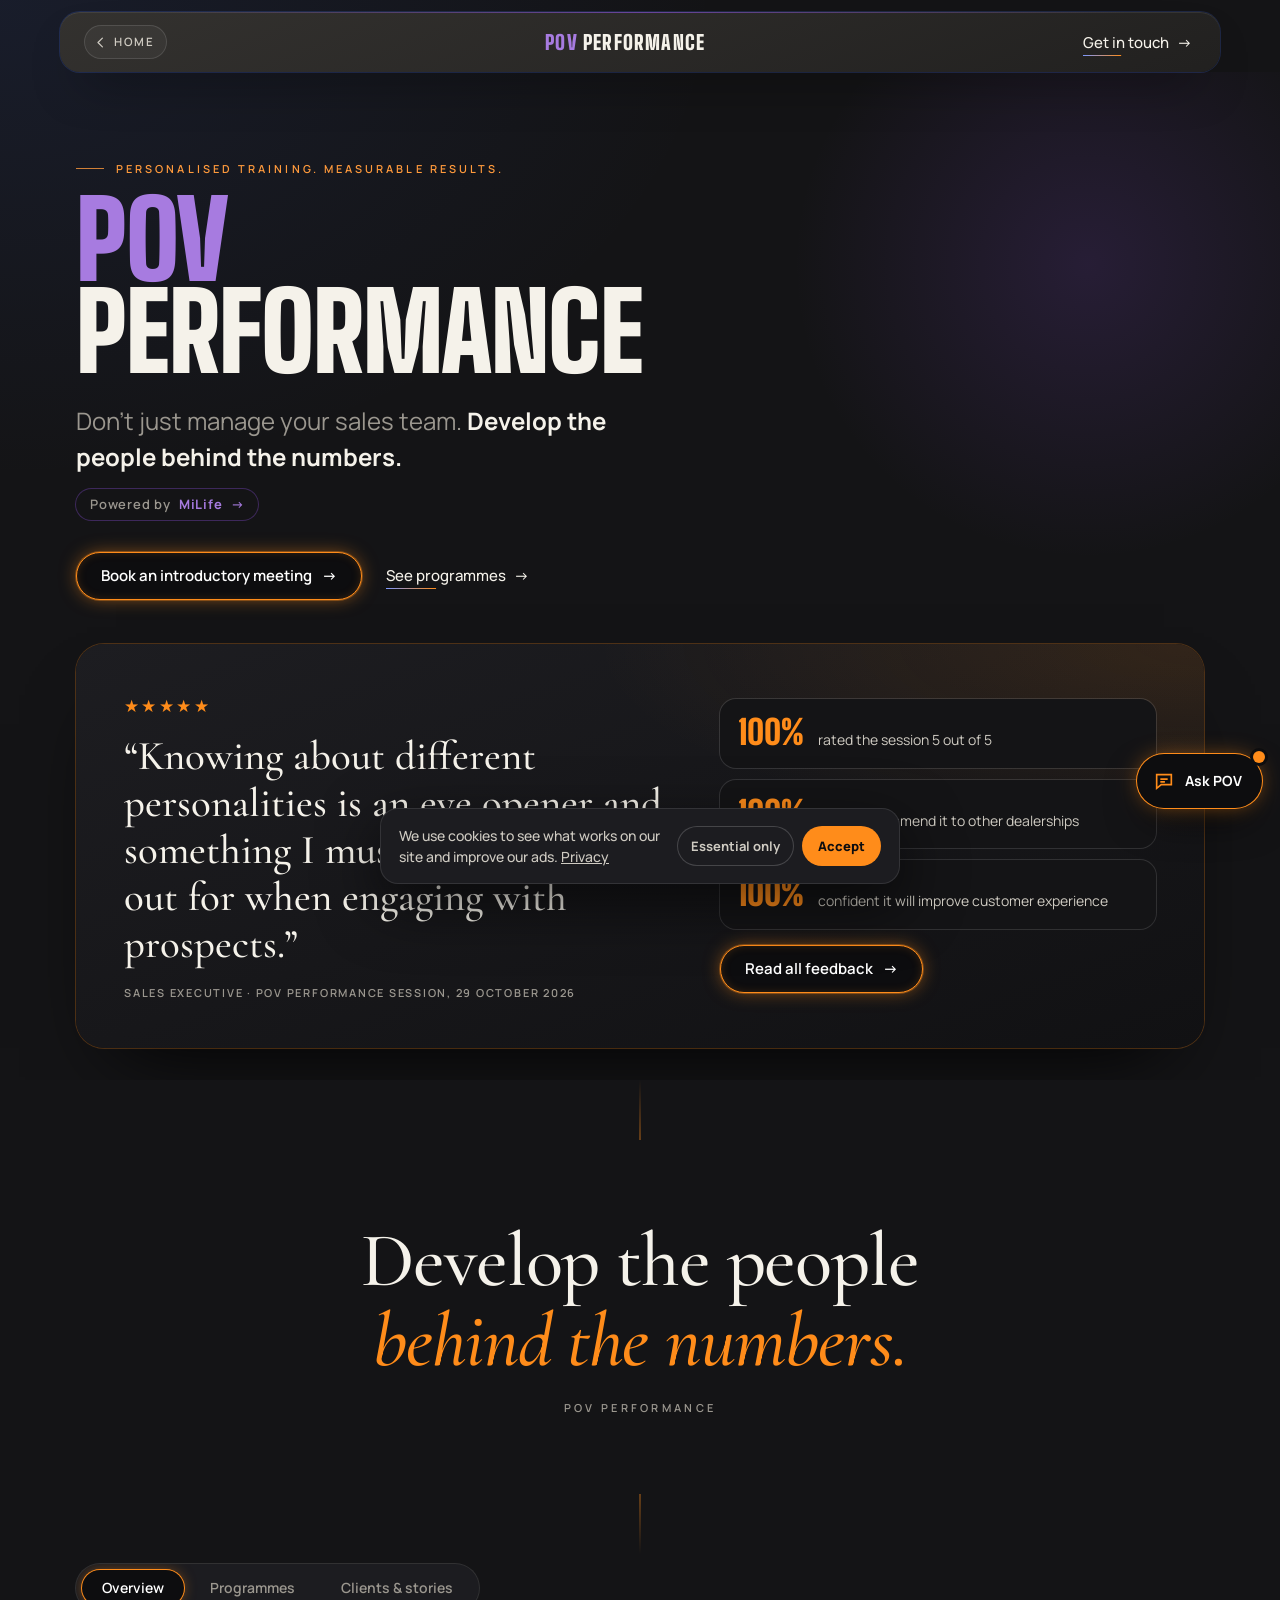
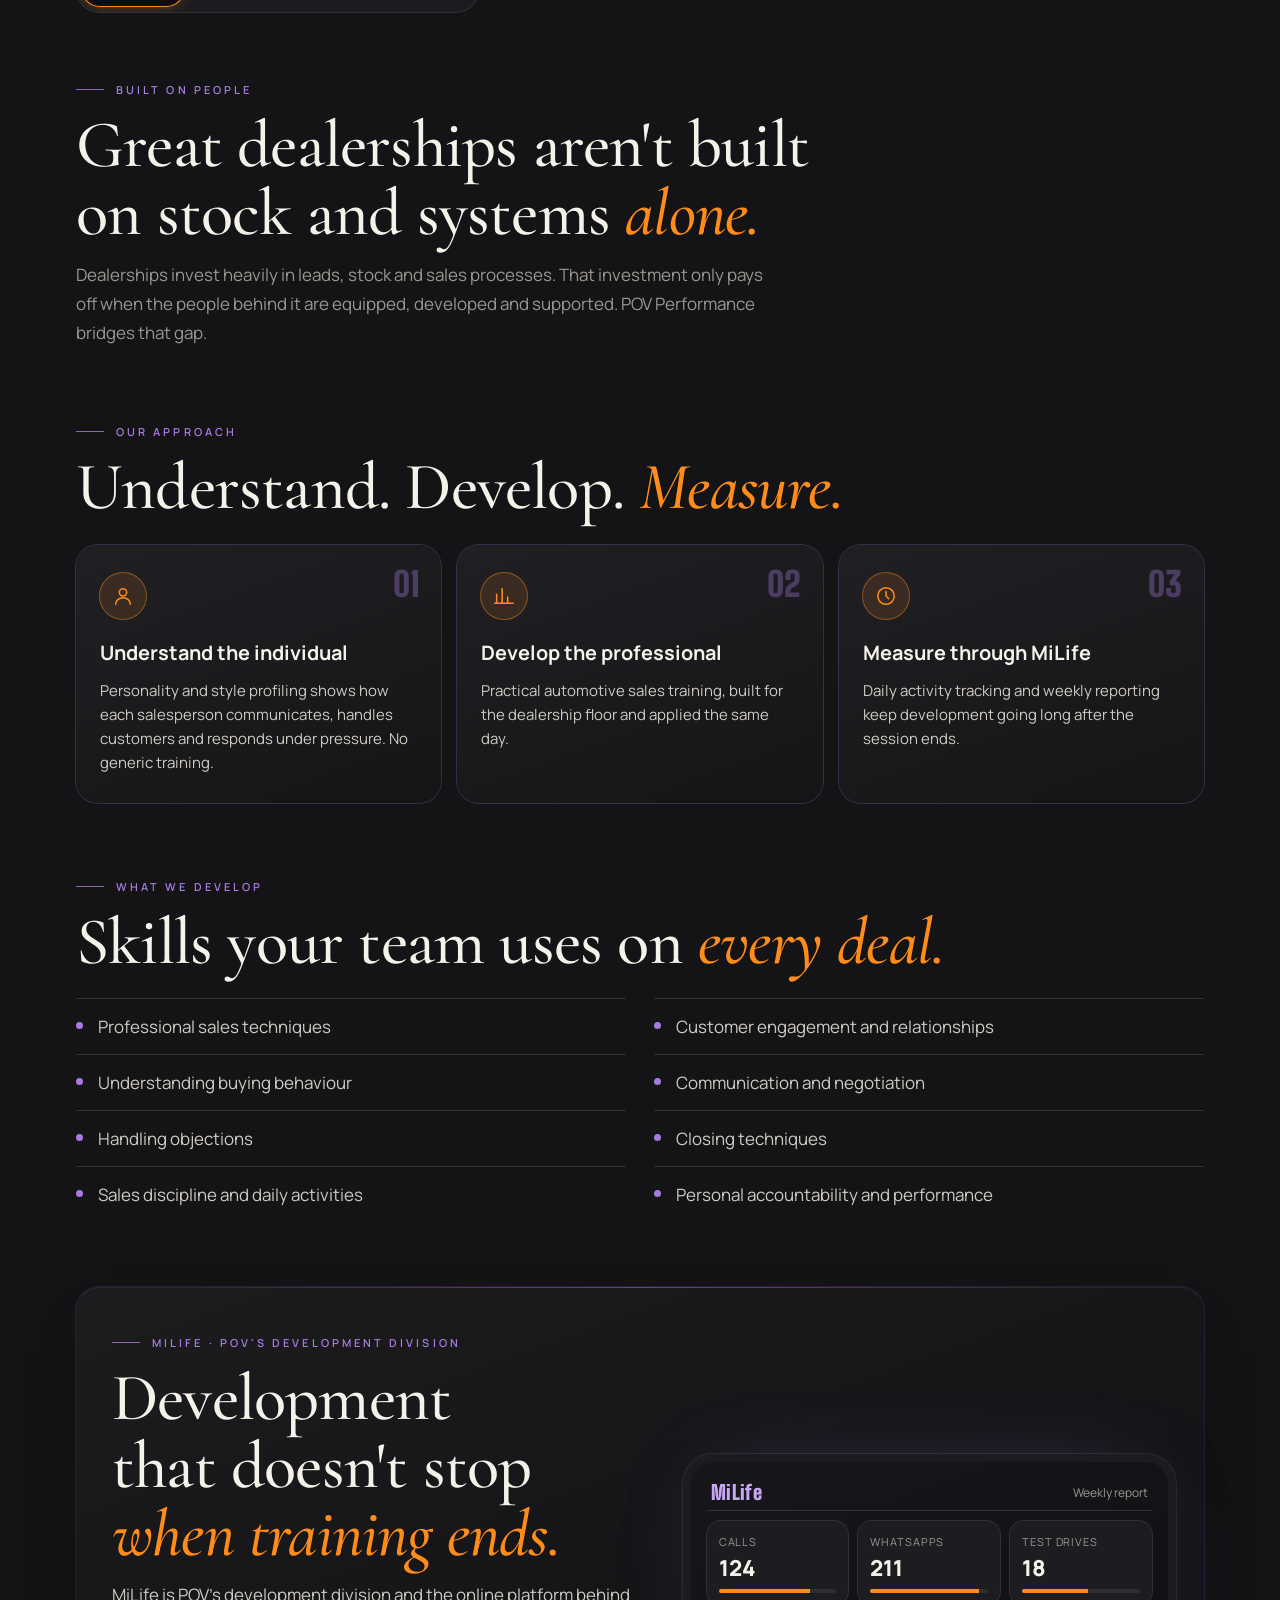
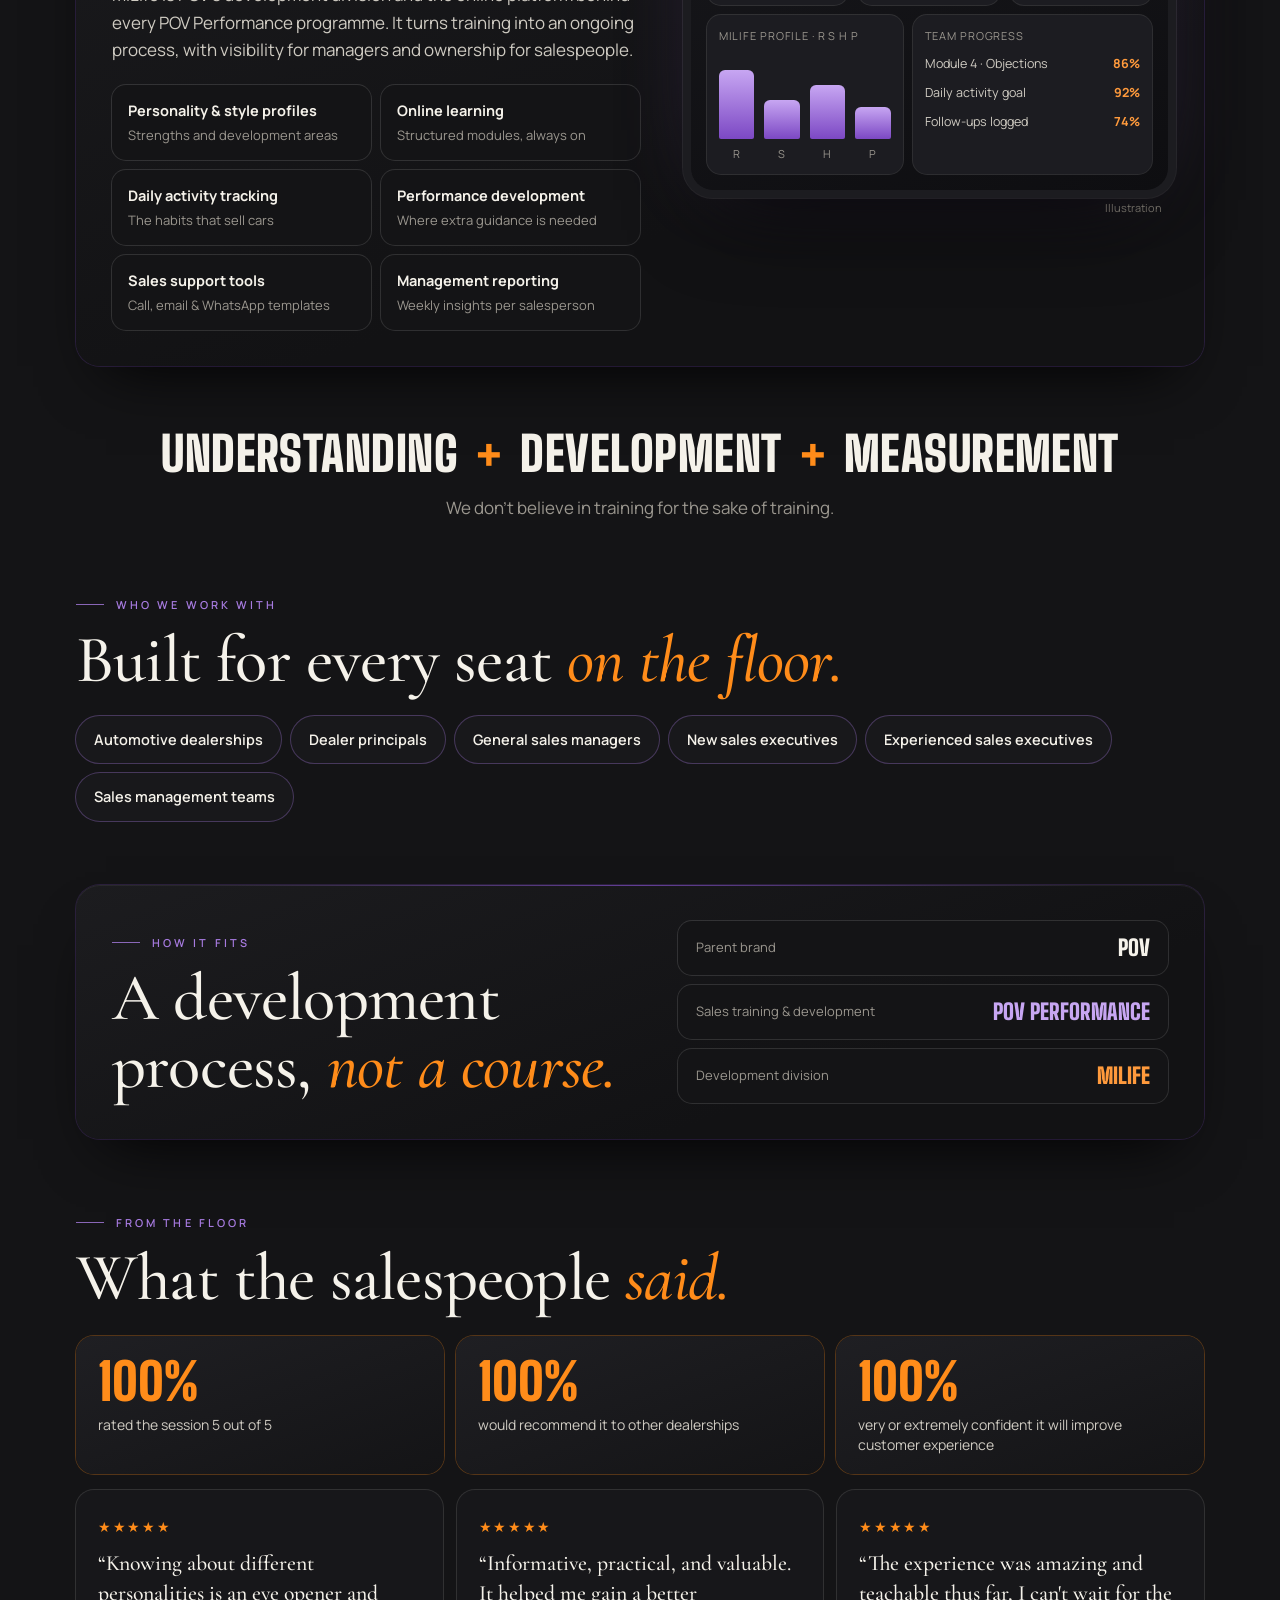
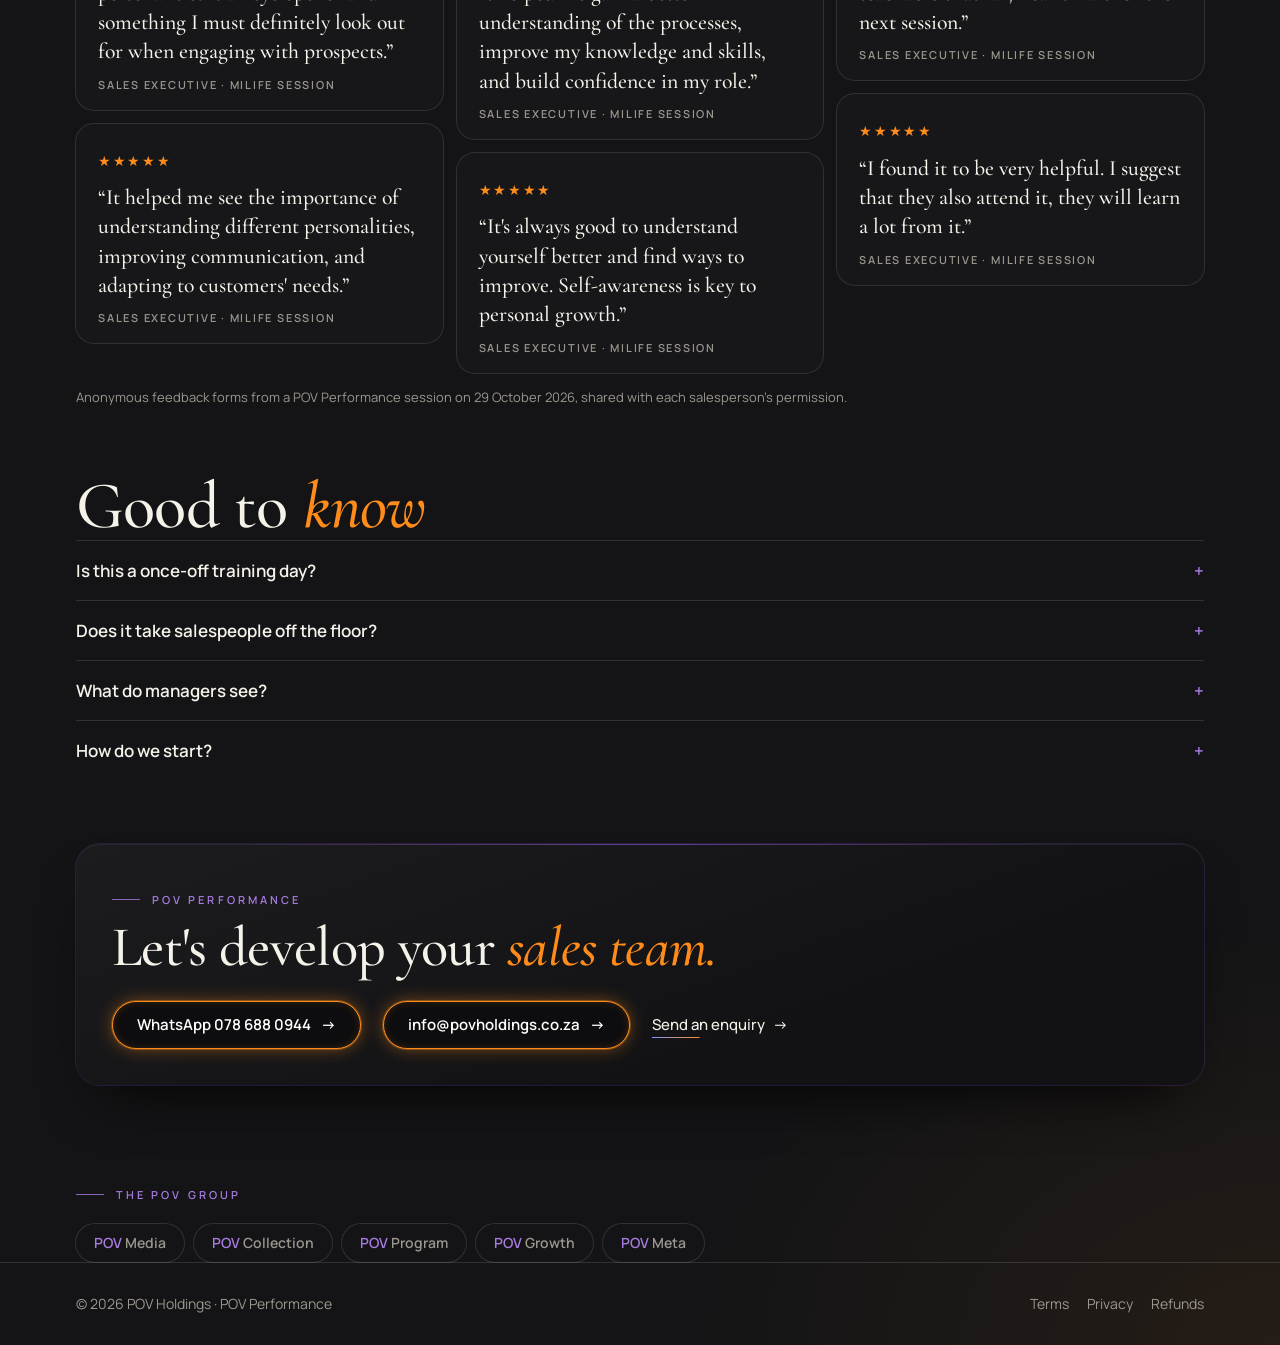
<file: divisions/performance.html>
<!doctype html>
<html lang="en">
<head>
<meta charset="utf-8">
<meta name="viewport" content="width=device-width,initial-scale=1,viewport-fit=cover">
<meta name="claude:viewport-fit-sides" content="cover">
<title>POV Performance</title>
<script src="../track.js"></script>
<link rel="canonical" href="https://pointofviewholdings.co.za/divisions/performance.html">
<meta property="og:type" content="website">
<meta property="og:site_name" content="POV Holdings">
<meta property="og:title" content="POV Performance">
<meta property="og:description" content="POV Performance: personalised automotive sales training with measurable results, supported by the MiLife development platform.">
<meta property="og:url" content="https://pointofviewholdings.co.za/divisions/performance.html">
<meta property="og:image" content="https://pointofviewholdings.co.za/work/og-pov.jpg">
<meta property="og:image:width" content="1200">
<meta property="og:image:height" content="630">
<meta name="twitter:card" content="summary_large_image">
<meta name="description" content="POV Performance: personalised automotive sales training with measurable results, supported by the MiLife development platform.">
<link rel="preconnect" href="https://fonts.googleapis.com"><link rel="preconnect" href="https://fonts.gstatic.com" crossorigin>
<link rel="stylesheet" href="https://fonts.googleapis.com/css2?family=Big+Shoulders+Display:wght@800;900&family=Cormorant+Garamond:ital,wght@0,500;0,600;1,500&family=Manrope:wght@400;500;600;700&display=swap">
<link rel="stylesheet" href="pov.css">
<style id="acc">:root{--gold:#a77be0}.hero::after{background:radial-gradient(circle,rgba(124,72,196,.18),transparent 65%)!important}.slab{box-shadow:0 0 0 1px rgba(124,72,196,.22),inset 0 1px 0 rgba(255,255,255,.06),0 30px 60px -30px rgba(0,0,0,1)!important}.slab::before,.nav::before{background:linear-gradient(90deg,transparent,rgba(124,72,196,.7),transparent)!important}.partner{margin-top:14px;display:inline-flex;gap:8px;align-items:center;font:600 13px/1 var(--sans);letter-spacing:.06em;color:var(--grey);padding:9px 14px;border-radius:999px;box-shadow:0 0 0 1px rgba(124,72,196,.4)}.partner b{color:var(--gold);font-weight:700}.kpis{display:grid;grid-template-columns:repeat(4,minmax(0,1fr));gap:14px;margin-top:22px}.kpi{border-radius:20px;padding:22px 20px;background:linear-gradient(160deg,#202024,#151517);box-shadow:0 0 0 1px rgba(124,72,196,.22)}.kpi b{display:block;font:800 clamp(30px,3.6vw,46px)/1 var(--display);letter-spacing:.01em;color:var(--ink)}.kpi span{display:block;margin-top:8px;color:var(--grey);font-size:14px;line-height:1.4}@media (max-width:820px){.kpis{grid-template-columns:repeat(2,minmax(0,1fr))}}
.incl{list-style:none;padding:0;margin:22px 0 0;display:grid;grid-template-columns:repeat(2,minmax(0,1fr));gap:0 28px}.incl li{padding:14px 0 14px 22px;border-top:1px solid var(--hair);position:relative;color:#cfcbc2}.incl li::before{content:"";position:absolute;left:0;top:23px;width:7px;height:7px;border-radius:50%;background:var(--gold)}@media (max-width:640px){.incl{grid-template-columns:1fr}}
.quote-s{font-size:clamp(20px,2.2vw,26px);line-height:1.35;color:var(--ink);margin:0}.quote-s+small{display:block;margin-top:14px;color:var(--grey);font-size:14px}
.cc{display:grid;grid-template-columns:1.1fr 1fr;gap:28px;align-items:center}@media (max-width:820px){.cc{grid-template-columns:1fr}}
.faqm details{border-top:1px solid var(--hair);padding:16px 0}.faqm summary{cursor:pointer;font-weight:600;list-style:none}.faqm summary::-webkit-details-marker{display:none}.faqm summary::after{content:"+";float:right;color:var(--gold)}.faqm details[open] summary::after{content:"–"}.faqm p{color:#cfcbc2;margin:10px 0 0;max-width:70ch}
a.partner{text-decoration:none}a.partner i{font-style:normal;color:var(--gold)}
.fine{color:var(--grey);font-size:13px;margin-top:12px}
.intro .sub{max-width:70ch}
.pillars{display:grid;grid-template-columns:repeat(3,minmax(0,1fr));gap:16px;margin-top:24px}@media (max-width:860px){.pillars{grid-template-columns:1fr}}
.pillars article{position:relative;border-radius:22px;padding:28px 24px;background:linear-gradient(160deg,#202024,#151517);box-shadow:0 0 0 1px rgba(167,123,224,.25)}
.pillars .ic{width:46px;height:46px;border-radius:50%;display:grid;place-items:center;background:rgba(255,140,26,.12);box-shadow:0 0 0 1px rgba(255,140,26,.5)}
.pillars svg{width:22px;height:22px;stroke:#ff8c1a;fill:none;stroke-width:1.7;stroke-linecap:round}
.pillars .n{position:absolute;right:22px;top:22px;font:900 34px/1 var(--display);color:rgba(167,123,224,.35)}
.pillars h3{margin-top:18px}.pillars p{color:#cfcbc2;margin:10px 0 0;font-size:15px}
.skills{grid-template-columns:repeat(2,minmax(0,1fr))}@media (max-width:640px){.skills{grid-template-columns:1fr}}
.ml{display:grid;grid-template-columns:1.05fr .95fr;gap:clamp(24px,4vw,56px);align-items:center}@media (max-width:900px){.ml{grid-template-columns:1fr}}
.mlf{display:grid;grid-template-columns:repeat(2,minmax(0,1fr));gap:10px;margin-top:22px}@media (max-width:520px){.mlf{grid-template-columns:1fr}}
.mlf div{padding:14px 16px;border-radius:14px;background:#141416;box-shadow:0 0 0 1px var(--hair)}
.mlf b{display:block;font-size:14.5px}.mlf span{display:block;color:var(--grey);font-size:13px;margin-top:3px}
.dev{position:relative}
.scr{border-radius:22px;padding:16px;background:linear-gradient(160deg,#17171b,#0e0e11);box-shadow:0 0 0 8px #1c1c20,0 0 0 9px rgba(255,255,255,.08),0 40px 90px -30px rgba(0,0,0,1),0 0 90px -30px rgba(167,123,224,.45);display:grid;gap:10px}
.scr .tb{display:flex;justify-content:space-between;align-items:center;padding:4px 4px 8px;border-bottom:1px solid var(--hair)}
.scr .tb b{font:900 20px/1 var(--display);color:#c7a6f2;letter-spacing:.02em}.scr .tb span{font-size:12px;color:var(--grey)}
.scr .card{border-radius:14px;padding:12px;background:#1c1c21;box-shadow:0 0 0 1px var(--hair)}
.scr small{display:block;font-size:11px;color:var(--grey);letter-spacing:.08em;text-transform:uppercase}
.row1{display:grid;grid-template-columns:repeat(3,1fr);gap:10px}
.row1 b{display:block;font:800 22px/1.2 var(--sans);margin-top:4px}
.row1 i{display:block;height:4px;border-radius:4px;margin-top:8px;background:linear-gradient(90deg,#ff8c1a var(--w),rgba(255,255,255,.08) var(--w))}
.row2{display:grid;grid-template-columns:.9fr 1.1fr;gap:10px}
.prof .bars{display:flex;align-items:flex-end;gap:10px;height:84px;margin-top:10px}
.prof .bars span{flex:1;height:var(--h);border-radius:6px 6px 2px 2px;background:linear-gradient(180deg,#c7a6f2,#7c48c4)}
.prof .lb{display:flex;gap:10px;margin-top:6px}.prof .lb em{flex:1;text-align:center;font-style:normal;font-size:11px;color:var(--grey)}
.list p{display:flex;justify-content:space-between;gap:8px;margin:9px 0 0;font-size:12.5px;color:#cfcbc2}.list p b{color:#ff9a3c}
.ill{position:absolute;right:6px;bottom:-26px;margin:0;font-size:11px;color:#6f6b64}
.eq{text-align:center}.eq div{display:flex;flex-wrap:wrap;justify-content:center;align-items:center;gap:10px 18px}
.eq b{font:900 clamp(26px,4vw,48px)/1 var(--display);text-transform:uppercase;letter-spacing:.01em}.eq i{font-style:normal;color:#ff8c1a;font:900 clamp(26px,4vw,48px)/1 var(--display)}
.eq p{color:var(--grey);margin:16px 0 0;font-size:17px}
.chips{display:flex;flex-wrap:wrap;gap:10px;margin-top:22px}.chips span{padding:12px 18px;border-radius:999px;background:#18181b;box-shadow:0 0 0 1px rgba(167,123,224,.35);font-weight:600;font-size:14.5px}
.fit3{display:grid;gap:10px}.fit3 div{display:flex;justify-content:space-between;align-items:center;gap:12px;padding:16px 18px;border-radius:14px;background:#141416;box-shadow:0 0 0 1px var(--hair)}
.fit3 small{color:var(--grey);font-size:13px}.fit3 b{font:900 22px/1 var(--display);text-transform:uppercase}
.fit3 div:nth-child(2) b{color:#c7a6f2}.fit3 div:nth-child(3) b{color:#ff9a3c}

.fstats{display:grid;grid-template-columns:repeat(3,minmax(0,1fr));gap:12px;margin-top:24px}@media (max-width:760px){.fstats{grid-template-columns:1fr}}
.fstats div{padding:20px 22px;border-radius:18px;background:linear-gradient(160deg,#1f1f23,#141416);box-shadow:0 0 0 1px rgba(255,140,26,.28)}
.fstats b{display:block;font:900 clamp(36px,4vw,52px)/1 var(--display);color:#ff8c1a}.fstats span{display:block;color:#cfcbc2;font-size:14px;margin-top:8px;line-height:1.4}
.fqs{columns:3 300px;column-gap:14px;margin-top:16px}
.fq{break-inside:avoid;margin:0 0 14px;padding:22px 22px 20px;border-radius:18px;background:#17171a;box-shadow:0 0 0 1px var(--hair)}
.fq .st{color:#ff8c1a;letter-spacing:.12em;font-size:14px}
.fq blockquote{margin:10px 0 0;font:500 clamp(19px,1.7vw,22px)/1.35 var(--serif,"Cormorant Garamond",Georgia,serif);color:var(--ink)}
.fq figcaption{margin-top:12px;font:600 11px/1 var(--sans);letter-spacing:.16em;text-transform:uppercase;color:var(--grey)}
</style>
</head>
<body class="lux">
<header><div class="nav"><a class="back homeback" href="../index.html?home=1" aria-label="Back to POV Holdings home"><svg viewBox="0 0 24 24" aria-hidden="true"><path d="M15 5l-7 7 7 7"/></svg><span>Home</span></a><span class="brandname"><span>POV</span> Performance</span><a class="arrow" href="https://wa.me/27786880944?text=Hi%20POV%2C%20I%27d%20like%20to%20find%20out%20more%20about%20POV%20Performance." target="_blank" rel="noopener">Get in touch <i>→</i></a></div></header>
<main>
  <section class="hero"><div class="wrap">
    <p class="kicker">Personalised training. Measurable results.</p>
    <h1><span>POV</span>Performance</h1>
    <p class="lede">Don't just manage your sales team. <b style="color:var(--ink)">Develop the people behind the numbers.</b></p>
    <a class="partner" href="https://milifelearn.online" target="_blank" rel="noopener">Powered by <b>MiLife</b> <i>→</i></a>
    <div class="hero-row"><a class="pill" href="https://wa.me/27786880944?text=Hi%20POV%2C%20I%27d%20like%20to%20book%20an%20introductory%20meeting%20for%20POV%20Performance." target="_blank" rel="noopener">Book an introductory meeting <i>→</i></a><a class="arrow" href="#pricing">See programmes <i>→</i></a></div>
    <div class="pv proof rv" id="video">
      <div class="pq"><span class="st">★★★★★</span><blockquote>&ldquo;Knowing about different personalities is an eye opener and something I must definitely look out for when engaging with prospects.&rdquo;</blockquote><small>Sales executive · POV Performance session, 29 October 2026</small></div>
      <div class="pst"><div><b>100%</b><span>rated the session 5 out of 5</span></div><div><b>100%</b><span>would recommend it to other dealerships</span></div><div><b>100%</b><span>confident it will improve customer experience</span></div><a class="pill" href="#feedback">Read all feedback <i>→</i></a></div>
    </div>
  </div></section>
  <section class="mf wrap"><p>Develop the people <em>behind the numbers.</em></p><small>POV Performance</small></section>
  <div class="tabs-wrap"><div class="wrap"><nav class="tabs" aria-label="POV Performance pages"><a href="#overview">Overview</a><a href="#pricing">Programmes</a><a href="#stories">Clients &amp; stories</a></nav></div></div>

  <section class="view wrap" id="v-overview" data-view="overview">
    <div class="block intro"><p class="kicker">Built on people</p><h2 style="margin-top:14px">Great dealerships aren't built on stock and systems <em>alone.</em></h2>
      <p class="sub">Dealerships invest heavily in leads, stock and sales processes. That investment only pays off when the people behind it are equipped, developed and supported. POV Performance bridges that gap.</p></div>
    <div class="block"><p class="kicker">Our approach</p><h2 style="margin-top:14px">Understand. Develop. <em>Measure.</em></h2>
      <div class="pillars">
        <article><span class="ic"><svg viewBox="0 0 24 24"><circle cx="12" cy="8" r="4"/><path d="M4 21c0-4 3.6-7 8-7s8 3 8 7"/></svg></span><span class="n">01</span><h3>Understand the individual</h3><p>Personality and style profiling shows how each salesperson communicates, handles customers and responds under pressure. No generic training.</p></article>
        <article><span class="ic"><svg viewBox="0 0 24 24"><path d="M4 20V10M10 20V4M16 20v-7M22 20H2"/></svg></span><span class="n">02</span><h3>Develop the professional</h3><p>Practical automotive sales training, built for the dealership floor and applied the same day.</p></article>
        <article><span class="ic"><svg viewBox="0 0 24 24"><circle cx="12" cy="12" r="9"/><path d="M12 7v5l3 3"/></svg></span><span class="n">03</span><h3>Measure through MiLife</h3><p>Daily activity tracking and weekly reporting keep development going long after the session ends.</p></article>
      </div></div>
    <div class="block"><p class="kicker">What we develop</p><h2 style="margin-top:14px">Skills your team uses on <em>every deal.</em></h2>
      <ul class="incl skills"><li>Professional sales techniques</li><li>Customer engagement and relationships</li><li>Understanding buying behaviour</li><li>Communication and negotiation</li><li>Handling objections</li><li>Closing techniques</li><li>Sales discipline and daily activities</li><li>Personal accountability and performance</li></ul></div>
    <div class="block" id="milife"><div class="slab ml">
      <div><p class="kicker">MiLife · POV's development division</p><h2 style="margin-top:14px">Development that doesn't stop <em>when training ends.</em></h2>
        <p style="color:#cfcbc2;margin:14px 0 0">MiLife is POV's development division and the online platform behind every POV Performance programme. It turns training into an ongoing process, with visibility for managers and ownership for salespeople.</p>
        <div class="mlf">
          <div><b>Personality &amp; style profiles</b><span>Strengths and development areas</span></div>
          <div><b>Online learning</b><span>Structured modules, always on</span></div>
          <div><b>Daily activity tracking</b><span>The habits that sell cars</span></div>
          <div><b>Performance development</b><span>Where extra guidance is needed</span></div>
          <div><b>Sales support tools</b><span>Call, email &amp; WhatsApp templates</span></div>
          <div><b>Management reporting</b><span>Weekly insights per salesperson</span></div>
        </div></div>
      <div class="dev" aria-label="Illustration of the MiLife dashboard"><div class="scr">
        <div class="tb"><b>MiLife</b><span>Weekly report</span></div>
        <div class="row1"><div class="card"><small>Calls</small><b>124</b><i style="--w:78%"></i></div><div class="card"><small>WhatsApps</small><b>211</b><i style="--w:92%"></i></div><div class="card"><small>Test drives</small><b>18</b><i style="--w:56%"></i></div></div>
        <div class="row2"><div class="card prof"><small>MiLife profile · R S H P</small><div class="bars"><span style="--h:82%"></span><span style="--h:46%"></span><span style="--h:64%"></span><span style="--h:38%"></span></div><div class="lb"><em>R</em><em>S</em><em>H</em><em>P</em></div></div>
          <div class="card list"><small>Team progress</small><p><span>Module 4 · Objections</span><b>86%</b></p><p><span>Daily activity goal</span><b>92%</b></p><p><span>Follow-ups logged</span><b>74%</b></p></div></div>
      </div><p class="ill">Illustration</p></div>
    </div></div>
    <div class="block eq"><div><b>Understanding</b><i>+</i><b>Development</b><i>+</i><b>Measurement</b></div><p>We don't believe in training for the sake of training.</p></div>
    <div class="block"><p class="kicker">Who we work with</p><h2 style="margin-top:14px">Built for every seat <em>on the floor.</em></h2>
      <div class="chips"><span>Automotive dealerships</span><span>Dealer principals</span><span>General sales managers</span><span>New sales executives</span><span>Experienced sales executives</span><span>Sales management teams</span></div></div>
    <div class="block"><div class="slab cc"><div><p class="kicker">How it fits</p><h2 style="margin-top:14px">A development process, <em>not a course.</em></h2></div>
      <div class="fit3"><div><small>Parent brand</small><b>POV</b></div><div><small>Sales training &amp; development</small><b>POV Performance</b></div><div><small>Development division</small><b>MiLife</b></div></div></div></div>
    <div class="block" id="feedback"><p class="kicker">From the floor</p><h2 style="margin-top:14px">What the salespeople <em>said.</em></h2>
      <div class="fstats"><div><b>100%</b><span>rated the session 5 out of 5</span></div><div><b>100%</b><span>would recommend it to other dealerships</span></div><div><b>100%</b><span>very or extremely confident it will improve customer experience</span></div></div>
      <div class="fqs"><figure class="fq"><span class="st" aria-label="5 out of 5">★★★★★</span><blockquote>&ldquo;Knowing about different personalities is an eye opener and something I must definitely look out for when engaging with prospects.&rdquo;</blockquote><figcaption>Sales executive · MiLife session</figcaption></figure><figure class="fq"><span class="st" aria-label="5 out of 5">★★★★★</span><blockquote>&ldquo;It helped me see the importance of understanding different personalities, improving communication, and adapting to customers' needs.&rdquo;</blockquote><figcaption>Sales executive · MiLife session</figcaption></figure><figure class="fq"><span class="st" aria-label="5 out of 5">★★★★★</span><blockquote>&ldquo;Informative, practical, and valuable. It helped me gain a better understanding of the processes, improve my knowledge and skills, and build confidence in my role.&rdquo;</blockquote><figcaption>Sales executive · MiLife session</figcaption></figure><figure class="fq"><span class="st" aria-label="5 out of 5">★★★★★</span><blockquote>&ldquo;It's always good to understand yourself better and find ways to improve. Self-awareness is key to personal growth.&rdquo;</blockquote><figcaption>Sales executive · MiLife session</figcaption></figure><figure class="fq"><span class="st" aria-label="5 out of 5">★★★★★</span><blockquote>&ldquo;The experience was amazing and teachable thus far, I can't wait for the next session.&rdquo;</blockquote><figcaption>Sales executive · MiLife session</figcaption></figure><figure class="fq"><span class="st" aria-label="5 out of 5">★★★★★</span><blockquote>&ldquo;I found it to be very helpful. I suggest that they also attend it, they will learn a lot from it.&rdquo;</blockquote><figcaption>Sales executive · MiLife session</figcaption></figure></div>
      <p class="fine" style="color:var(--grey);font-size:13px;margin-top:14px">Anonymous feedback forms from a POV Performance session on 29 October 2026, shared with each salesperson's permission.</p></div>
    <div class="block faqm"><h2>Good to <em>know</em></h2>
      <details><summary>Is this a once-off training day?</summary><p>No. Training is followed by ongoing development on MiLife, with weekly reporting for management.</p></details>
      <details><summary>Does it take salespeople off the floor?</summary><p>As little as possible. Sessions are planned around your trading hours, and MiLife runs on a phone.</p></details>
      <details><summary>What do managers see?</summary><p>Weekly insights into each salesperson's activity, development and progress.</p></details>
      <details><summary>How do we start?</summary><p>With an introductory meeting at your dealership. We'll show you the approach and MiLife, then quote for your team.</p></details>
    </div>
  </section>
  <section class="view wrap" id="v-pricing" data-view="pricing" hidden>
    <div class="block" id="pricing"><h2>Programmes</h2><p class="sub">Every programme is built around your dealership and quoted after an introductory meeting.</p><div class="grid3">
      <article class="slab price hot"><span class="tag">Most popular</span><h3>Sales team programme</h3><p class="amt">Quoted per dealership</p><ul><li>Personality &amp; style profile for everyone</li><li>On-floor sales training</li><li>MiLife learning and activity tracking</li><li>Weekly management reports</li></ul><a class="pill" href="https://wa.me/27786880944?text=Hi%20POV%2C%20I%27d%20like%20to%20book%20an%20introductory%20meeting%20for%20POV%20Performance." target="_blank" rel="noopener">Book a meeting <i>→</i></a></article>
      <article class="slab price"><span class="tag">New talent</span><h3>New sales executives</h3><p class="amt">Quoted per intake</p><ul><li>Profiling from day one</li><li>Core sales skills and discipline</li><li>MiLife templates for calls, email &amp; WhatsApp</li><li>Progress tracked for managers</li></ul><a class="pill" href="https://wa.me/27786880944?text=Hi%20POV%2C%20I%27d%20like%20to%20book%20an%20introductory%20meeting%20for%20POV%20Performance." target="_blank" rel="noopener">Book a meeting <i>→</i></a></article>
      <article class="slab price"><span class="tag">Leadership</span><h3>Sales management</h3><p class="amt">Quoted per team</p><ul><li>For dealer principals and GSMs</li><li>Reading team data on MiLife</li><li>Coaching your people to perform</li><li>Accountability systems</li></ul><a class="pill" href="https://wa.me/27786880944?text=Hi%20POV%2C%20I%27d%20like%20to%20book%20an%20introductory%20meeting%20for%20POV%20Performance." target="_blank" rel="noopener">Book a meeting <i>→</i></a></article>
    </div></div>
  </section>
  <section class="view wrap" id="v-stories" data-view="stories" hidden>
    <div class="block"><p class="kicker">Clients</p><h2 style="margin-top:14px">Who we work with</h2><div class="logos"><span>Hatfield VW Pretoria</span></div></div>
    <div class="block"><p class="kicker">Stories</p><h2 style="margin-top:14px">Stories</h2><div class="grid2"><article class="slab story"><div class="meta"><span>Hatfield VW Pretoria</span><span>Sales team of 35</span></div><h3>Our first floor</h3><p>POV Performance started with Hatfield VW Pretoria and a sales team of 35. The aim from day one: help every salesperson become the best version of themselves, not just the best at sales.</p></article><div class="slot"><b>Your story here</b><p>Results from our next client will be shared here.</p></div></div></div>
  </section>

  <section class="cta wrap"><div class="slab"><div><p class="kicker">POV Performance</p><h2 style="margin-top:12px">Let's develop your <em>sales team.</em></h2></div><div class="row"><a class="pill" href="https://wa.me/27786880944?text=Hi%20POV%2C%20I%27d%20like%20to%20find%20out%20more%20about%20POV%20Performance." target="_blank" rel="noopener">WhatsApp 078 688 0944 <i>→</i></a><a class="pill" href="mailto:info@povholdings.co.za">info@povholdings.co.za <i>→</i></a><a class="arrow" href="../index.html?home=1">Send an enquiry <i>→</i></a></div></div></section>
  <section class="wrap" style="padding-block:clamp(56px,8vw,90px) 0"><p class="kicker">The POV group</p><div class="others"><a href="media.html"><b>POV</b> Media</a><a href="collection.html"><b>POV</b> Collection</a><a href="../program/"><b>POV</b> Program</a><a href="growth.html"><b>POV</b> Growth</a><a href="meta.html"><b>POV</b> Meta</a></div></section>
</main>
<footer><div class="wrap"><span>© 2026 POV Holdings · POV Performance</span><nav class="flegal" aria-label="Legal"><a href="../legal.html#terms">Terms</a><a href="../legal.html#privacy">Privacy</a><a href="../legal.html#refunds">Refunds</a></nav></div></footer>
<nav class="mbar" aria-label="Quick contact"><a class="solid" href="https://wa.me/27786880944?text=Hi%20POV%2C%20I%27d%20like%20to%20find%20out%20more%20about%20POV%20Performance." target="_blank" rel="noopener">WhatsApp</a><a href="#pricing">Pricing</a><a href="../index.html?home=1">Home</a></nav>
<script>
(function(){
  const views=[...document.querySelectorAll('[data-view]')],tabs=[...document.querySelectorAll('.tabs a')];
  const show=()=>{const h=(location.hash||'#overview').slice(1),v=views.some(x=>x.dataset.view===h)?h:'overview';if(h==='services'&&!window.__navjs)setTimeout(()=>{const el=document.getElementById('services');if(el)scrollTo({top:el.getBoundingClientRect().top+scrollY-150,behavior:'smooth'})},300);
    views.forEach(x=>x.hidden=x.dataset.view!==v);
    tabs.forEach(t=>{if(t.getAttribute('href')==='#'+v)t.setAttribute('aria-current','page');else t.removeAttribute('aria-current')});
    if(!window.__navjs&&window.__ready&&location.hash&&views.some(x=>x.dataset.view===h)){const top=document.querySelector('.tabs-wrap').getBoundingClientRect().top+scrollY-84;if(scrollY>top+10||scrollY<top-400)scrollTo({top,behavior:'smooth'})}};
  if('scrollRestoration' in history)history.scrollRestoration='manual';
  const views0=['overview','pricing','stories'];
  if(!views0.includes((location.hash||'').slice(1)))scrollTo(0,0);
  addEventListener('pageshow',()=>{if(!views0.includes((location.hash||'').slice(1)))scrollTo(0,0)});
  addEventListener('hashchange',show);show();window.__ready=true;scrollTo(0,0);
})();
</script>
<script src="trio.js" defer></script>
<script src="../assistant.js" defer></script>
<script src="nav.js?v=2" defer></script>
</body>
</html>
</file>
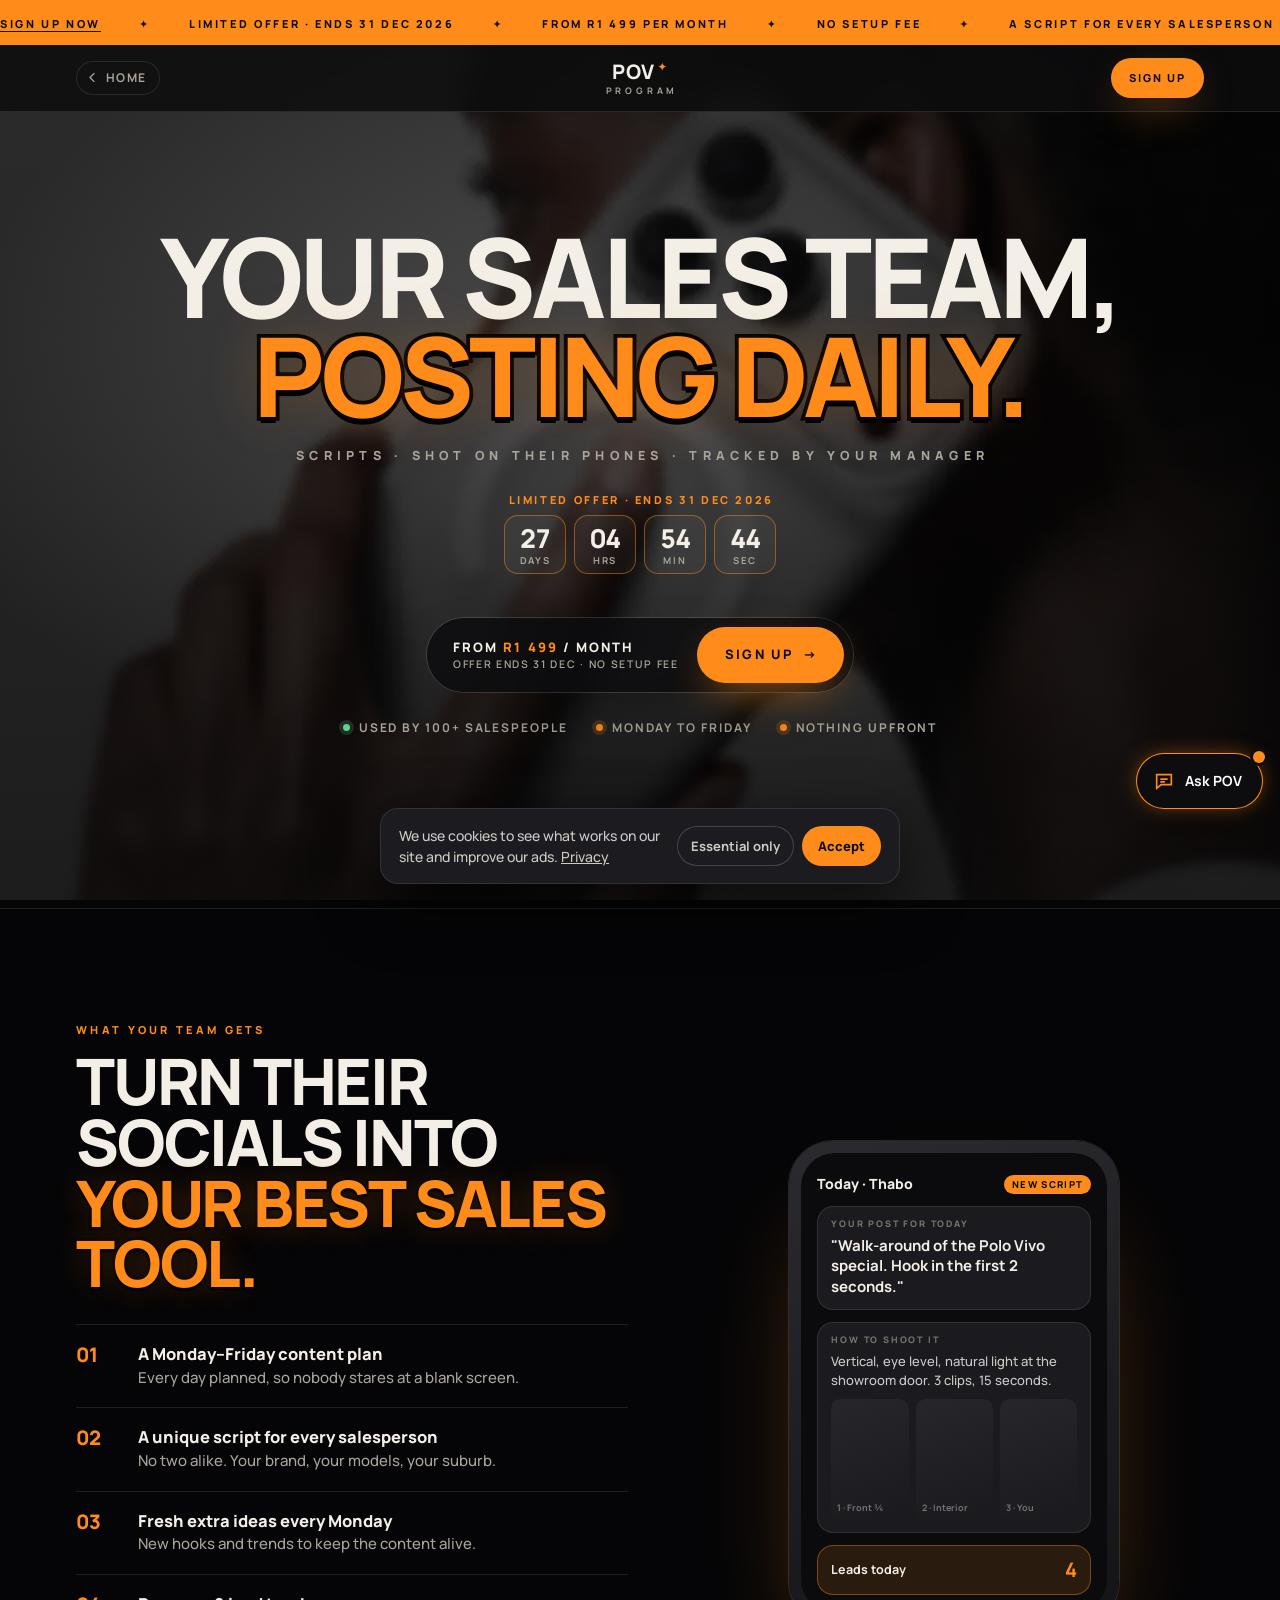
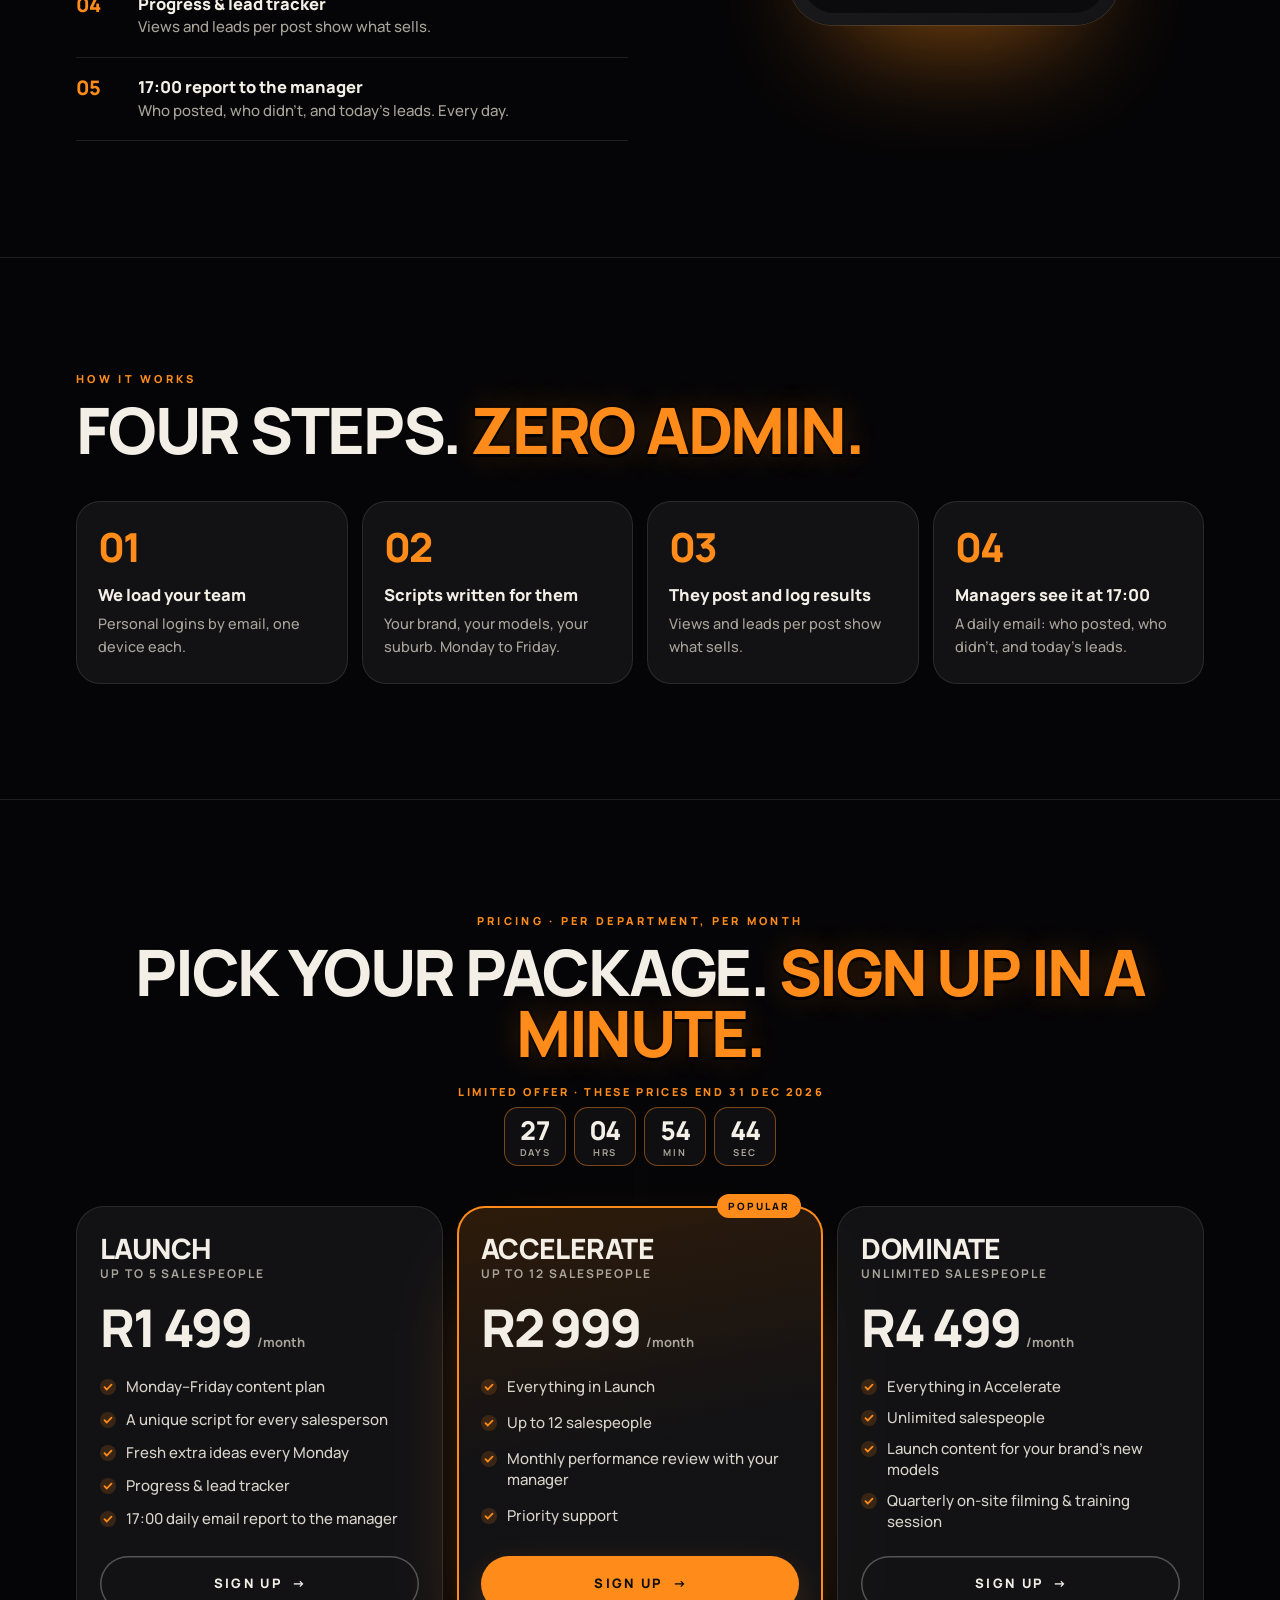
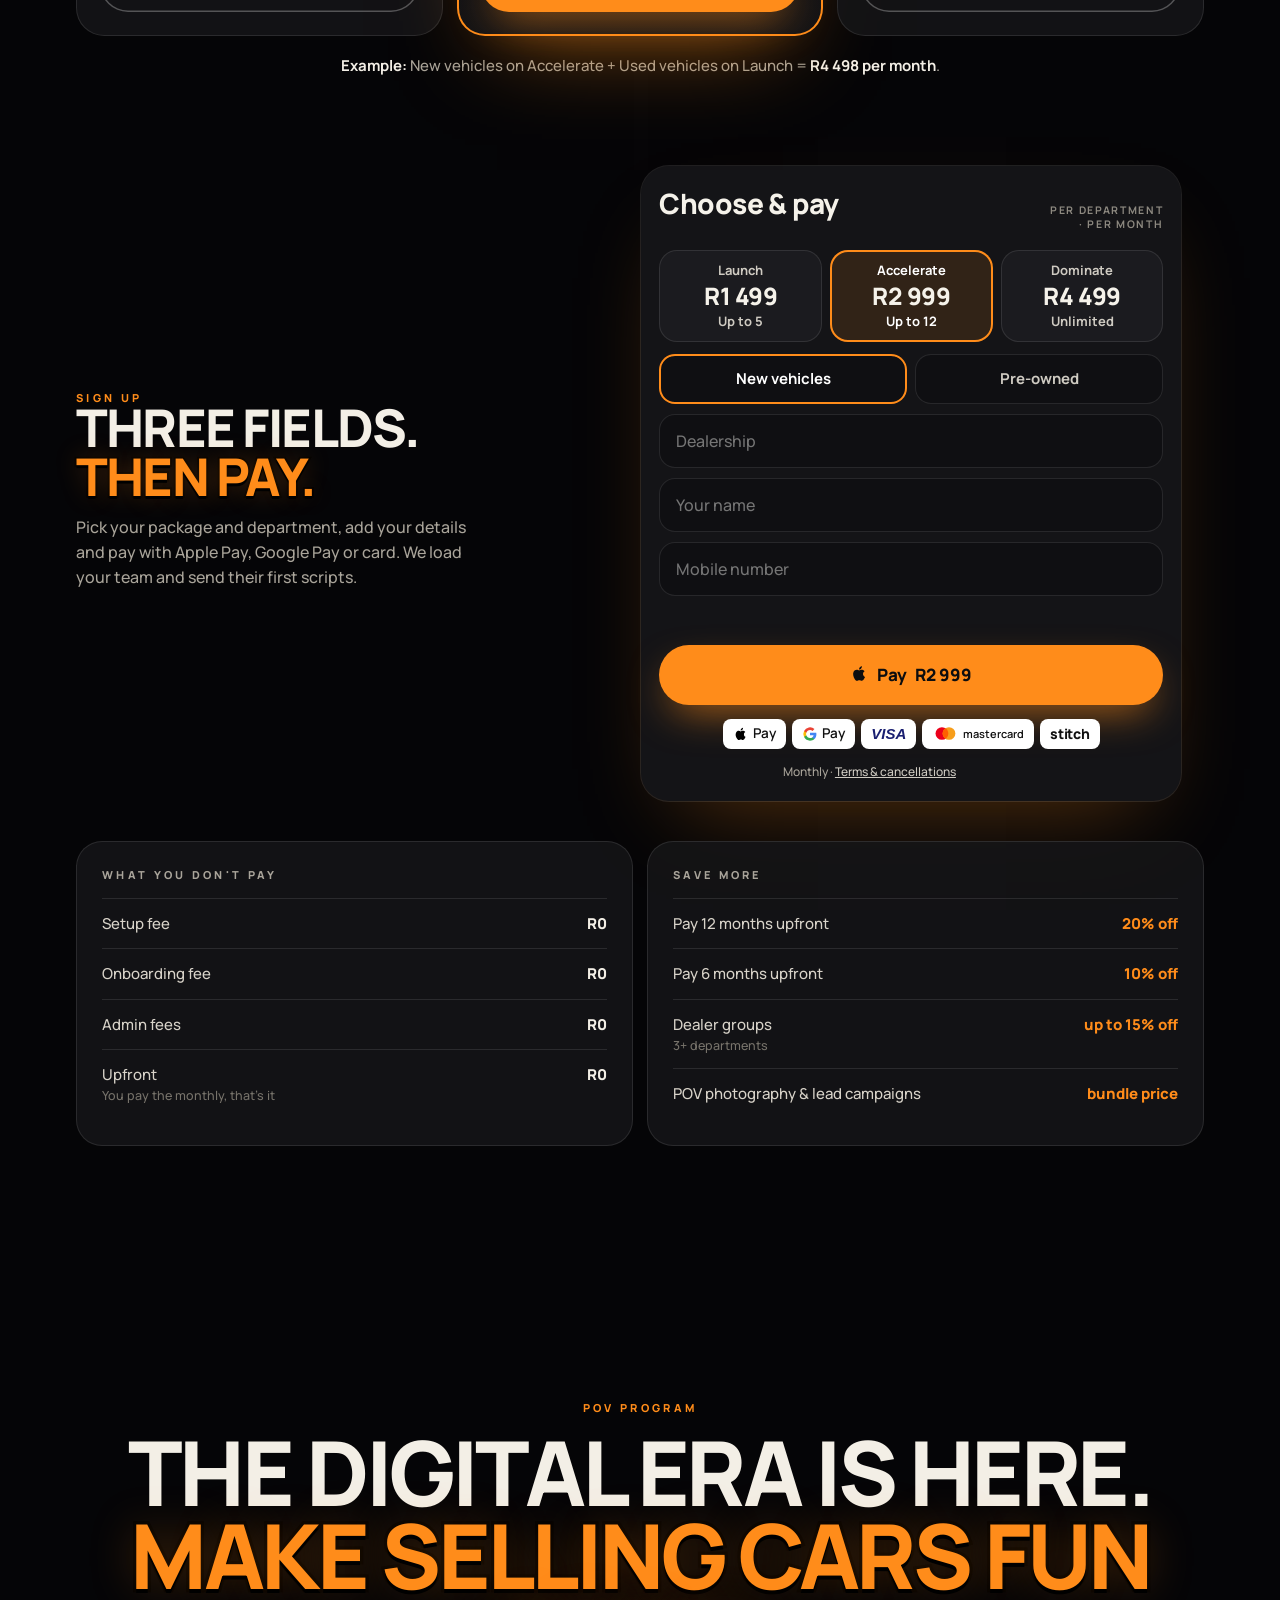
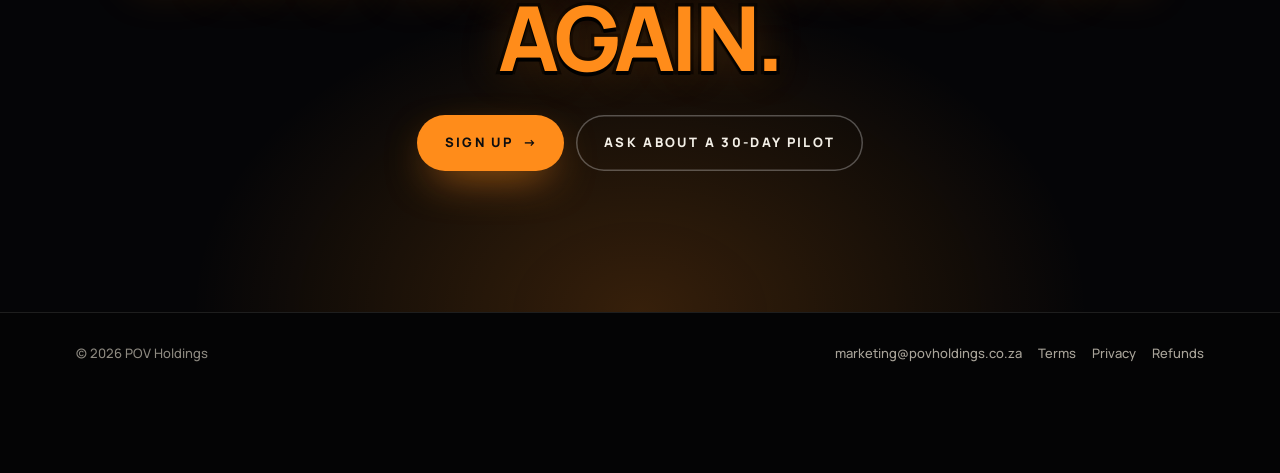
<file: divisions/program.html>
<!doctype html>
<html lang="en">
<head>
<script>location.replace("../program/"+(/pricing|buy/.test(location.hash+location.search)?"#pricing":""))</script><meta http-equiv="refresh" content="0;url=../program/">
<meta charset="utf-8">
<meta name="viewport" content="width=device-width,initial-scale=1,viewport-fit=cover">
<meta name="claude:viewport-fit-sides" content="cover">
<title>POV Program</title>
<script src="../track.js"></script>
<link rel="canonical" href="https://pointofviewholdings.co.za/divisions/program.html">
<meta property="og:type" content="website">
<meta property="og:site_name" content="POV Holdings">
<meta property="og:title" content="POV Program">
<meta property="og:description" content="A content system for dealership salespeople. Plan, shoot and post every day without running out of ideas.">
<meta property="og:url" content="https://pointofviewholdings.co.za/divisions/program.html">
<meta property="og:image" content="https://pointofviewholdings.co.za/work/og-pov.jpg">
<meta property="og:image:width" content="1200">
<meta property="og:image:height" content="630">
<meta name="twitter:card" content="summary_large_image">
<meta name="description" content="A content system for dealership salespeople. Plan, shoot and post every day without running out of ideas.">
<link rel="preconnect" href="https://fonts.googleapis.com"><link rel="preconnect" href="https://fonts.gstatic.com" crossorigin>
<link rel="stylesheet" href="https://fonts.googleapis.com/css2?family=Big+Shoulders+Display:wght@800;900&family=Cormorant+Garamond:ital,wght@0,500;0,600;1,500&family=Manrope:wght@400;500;600;700;800&display=swap">
<link rel="stylesheet" href="pov.css">
<style id="acc">:root{--gold:#f0954a}.hero::after{background:radial-gradient(circle,rgba(232,128,52,.18),transparent 65%)!important}.slab{box-shadow:0 0 0 1px rgba(232,128,52,.22),inset 0 1px 0 rgba(255,255,255,.06),0 30px 60px -30px rgba(0,0,0,1)!important}.slab::before,.nav::before{background:linear-gradient(90deg,transparent,rgba(232,128,52,.7),transparent)!important}.partner{margin-top:14px;display:inline-flex;gap:8px;align-items:center;font:600 13px/1 var(--sans);letter-spacing:.06em;color:var(--grey);padding:9px 14px;border-radius:999px;box-shadow:0 0 0 1px rgba(232,128,52,.4)}.partner b{color:var(--gold);font-weight:700}
/* POV Program pricing: orange outlined 3D blocks */
.pp h2 em{font-style:italic;color:var(--gold,#f0954a)}
.pp-note{margin:18px 0 0;font:700 11px/1 Manrope,system-ui,sans-serif;letter-spacing:.2em;text-transform:uppercase;color:#8d8980}
.pp-grid{display:grid;grid-template-columns:repeat(3,minmax(0,1fr));gap:clamp(18px,2.4vw,30px);margin-top:34px;perspective:1400px;align-items:stretch}
.pp-card{position:relative;border-radius:24px;transform-style:preserve-3d;transition:transform .5s cubic-bezier(.2,.7,.2,1)}
.pp-card::before{content:"";position:absolute;inset:0;border-radius:24px;transform:translate3d(12px,14px,-40px);background:linear-gradient(150deg,rgba(255,140,26,.5),rgba(255,140,26,.12));box-shadow:0 0 0 1px rgba(255,140,26,.55)}
.pp-face{position:relative;height:100%;display:flex;flex-direction:column;padding:clamp(24px,2.6vw,34px);border-radius:24px;background:linear-gradient(170deg,#1c1c20,#121215);box-shadow:inset 0 0 0 1.5px #ff8c1a,inset 0 1px 0 2px rgba(255,255,255,.04),0 30px 60px -30px rgba(0,0,0,.9)}
.pp-card:hover{transform:translateY(-6px) rotateX(4deg) rotateY(-4deg)}
.pp-card.hot{transform:translateY(-14px)}
.pp-card.hot:hover{transform:translateY(-20px) rotateX(4deg) rotateY(-4deg)}
.pp-card.hot .pp-face{background:linear-gradient(170deg,#2a1b0e,#151215 60%);box-shadow:inset 0 0 0 2px #ff8c1a,0 40px 80px -30px rgba(255,140,26,.45)}
.pp-pop{position:absolute;z-index:2;top:-13px;left:50%;transform:translateX(-50%);padding:7px 14px;border-radius:999px;background:#ff8c1a;color:#0d0d0f;font:800 10.5px/1 Manrope,system-ui,sans-serif;letter-spacing:.16em;text-transform:uppercase;white-space:nowrap}
.pp-face h3{font:600 clamp(26px,2.4vw,32px)/1 "Cormorant Garamond",Georgia,serif;color:#fff;margin:0}
.pp-who{margin:8px 0 0;color:#a9a49a;font:600 13.5px/1.3 Manrope,system-ui,sans-serif}
.pp-amt{margin:22px 0 4px;font:600 clamp(46px,4.6vw,62px)/1 "Cormorant Garamond",Georgia,serif;color:#fff;letter-spacing:-.01em;white-space:nowrap}
.pp-amt span{font-size:.5em;vertical-align:.7em;margin-right:3px;color:#ff8c1a}
.pp-amt small{font:600 14px/1 Manrope,system-ui,sans-serif;color:#8d8980;margin-left:6px;letter-spacing:0}
.pp-face ul{list-style:none;margin:20px 0 26px;padding:20px 0 0;border-top:1px solid rgba(255,255,255,.1);display:grid;gap:11px;flex:1}
.pp-face li{position:relative;padding-left:24px;color:#dcd8cf;font:500 14.5px/1.45 Manrope,system-ui,sans-serif}
.pp-face li::before{content:"";position:absolute;left:2px;top:.42em;width:9px;height:5px;border:solid #ff8c1a;border-width:0 0 2px 2px;transform:rotate(-45deg)}
.pp-btn{display:inline-flex;align-items:center;justify-content:center;gap:10px;height:50px;padding:0 22px;border-radius:999px;font:700 13.5px/1 Manrope,system-ui,sans-serif;color:#fff;text-decoration:none;box-shadow:inset 0 0 0 1.5px #ff8c1a;transition:background .25s,color .25s}
.pp-btn:hover,.pp-card.hot .pp-btn,.pp-btn.solid{background:#ff8c1a;color:#0d0d0f}
.pp-btn i{font-style:normal}
.pp-eg{margin:44px 0 0;padding:16px 20px;border-radius:16px;background:rgba(255,140,26,.07);box-shadow:inset 0 0 0 1px rgba(255,140,26,.3);color:#cfcbc2;font:500 14.5px/1.5 Manrope,system-ui,sans-serif}
.pp-eg b{color:#fff}.pp-eg span{color:#ff8c1a;font-weight:700}
.pp-two{display:grid;grid-template-columns:1fr 1fr;gap:18px;margin-top:18px}
.pp-box{padding:24px clamp(20px,2.4vw,30px);border-radius:20px;background:#141417;box-shadow:inset 0 0 0 1px rgba(255,255,255,.09)}
.pp-box dl{margin:14px 0 0}
.pp-box dl div{display:flex;justify-content:space-between;align-items:baseline;gap:16px;padding:12px 0;border-top:1px solid rgba(255,255,255,.07)}
.pp-box dt{color:#dcd8cf;font:500 14.5px/1.4 Manrope,system-ui,sans-serif}
.pp-box dt small{display:block;color:#8d8980;font-size:12px}
.pp-box dd{margin:0;color:#ff8c1a;font:700 15px/1.2 Manrope,system-ui,sans-serif;white-space:nowrap;text-align:right}
.pp-box dd small{color:#8d8980;font-weight:600}
.pp-roi{margin-top:36px;display:flex;align-items:center;justify-content:space-between;gap:20px;flex-wrap:wrap;padding:clamp(22px,3vw,34px);border-radius:24px;background:linear-gradient(120deg,#1d140c,#121215);box-shadow:inset 0 0 0 1.5px rgba(255,140,26,.55)}
.pp-roi p{margin:0;font:600 clamp(24px,2.6vw,34px)/1.15 "Cormorant Garamond",Georgia,serif;color:#fff;max-width:560px}
.pp-roi em{color:#ff8c1a}
@media (max-width:900px){.pp-grid{grid-template-columns:1fr;max-width:460px;margin-inline:auto;gap:34px}.pp-card.hot,.pp-card.hot:hover{transform:none}.pp-card:hover{transform:none}.pp-two{grid-template-columns:1fr}.pp-roi .pp-btn{width:100%}}
@media (max-width:420px){.pp-card::before{transform:translate3d(7px,8px,-40px)}.pp-box dl div{flex-direction:column;gap:4px}.pp-box dd{text-align:left}}
@media (prefers-reduced-motion:reduce){.pp-card,.pp-card:hover{transition:none;transform:none}}
.pp-btn .ap{width:17px;height:17px;fill:currentColor;margin:0 -5px 0 2px;position:relative;top:-1px}
.pp-pays{display:flex;justify-content:center;gap:8px;flex-wrap:wrap;margin-top:40px}
.pm{display:inline-flex;align-items:center;gap:4px;height:34px;padding:0 12px;border-radius:9px;background:#fff;color:#111;font:600 15px/1 Manrope,system-ui,sans-serif;box-shadow:0 1px 0 rgba(0,0,0,.2)}
.pm svg{height:18px;width:auto}.pm .lg-ap path{fill:#000}
.pm .lg-mc{height:20px}.pm em{font:600 12px/1 Manrope,system-ui,sans-serif;font-style:normal;color:#111;letter-spacing:-.01em}
.pm.visa{font:italic 900 17px/1 Arial,Helvetica,sans-serif;color:#1A1F71;letter-spacing:.02em}
.pm.stitch{font:800 15px/1 Manrope,system-ui,sans-serif;letter-spacing:-.02em;color:#111;text-transform:lowercase}
.pp-panel{margin-top:30px}
#v-pricing .pp h2{font:800 clamp(30px,4.2vw,46px)/1.1 Manrope,system-ui,sans-serif!important;letter-spacing:-.02em}#v-pricing .pp h2 em{font-style:normal;font-family:inherit}
.pp-feat{display:grid;grid-template-columns:repeat(3,minmax(0,1fr));gap:14px;margin-top:22px}.pp-feat .pp-box.hot{box-shadow:inset 0 0 0 1.5px #ff8c1a}.pp-feat ul{list-style:none;padding:0;margin:14px 0 0;display:grid;gap:8px}.pp-feat li{position:relative;padding-left:18px;color:#d8d3c9;font-size:14.5px;line-height:1.4}.pp-feat li::before{content:"✓";position:absolute;left:0;color:#ff8c1a;font-weight:800}@media (max-width:900px){.pp-feat{grid-template-columns:1fr}}
</style>
</head>
<body class="lux">
<header><div class="nav"><a class="back homeback" href="../index.html?home=1" aria-label="Back to POV Holdings home"><svg viewBox="0 0 24 24" aria-hidden="true"><path d="M15 5l-7 7 7 7"/></svg><span>Home</span></a><span class="brandname"><span>POV</span> Program</span><a class="arrow" href="https://wa.me/27786880944?text=Hi%20POV%2C%20I%27d%20like%20to%20find%20out%20more%20about%20POV%20Program." target="_blank" rel="noopener">Get in touch <i>→</i></a></div></header>
<main>
  <section class="hero"><div class="wrap">
    <p class="kicker">Dealership content system</p>
    <h1><span>POV</span>Program</h1>
    <p class="lede">A content system for dealership salespeople. Plan, shoot and post every day without running out of ideas.</p>
    <div class="hero-row"><a class="pill" href="#pricing">See pricing <i>→</i></a><a class="arrow" href="https://wa.me/27786880944?text=Hi%20POV%2C%20I%27d%20like%20to%20find%20out%20more%20about%20POV%20Program." target="_blank" rel="noopener">WhatsApp us <i>→</i></a></div>
    <div class="pv plan rv" id="video">
      <div class="ph"><div class="ps"><div class="pt"><b>Today's plan</b><span>Tue · 3 posts</span></div>
        <div class="pi"><i>09:00</i><div><b>Walkaround reel</b><span>New stock · 30 sec</span></div><em>✓</em></div>
        <div class="pi"><i>12:30</i><div><b>Customer handover</b><span>Photo + story</span></div><em>✓</em></div>
        <div class="pi on"><i>16:00</i><div><b>"Finance in 3 steps"</b><span>Talking-head tip</span></div><em></em></div>
        <div class="pg"><span style="--w:66%"></span></div><small class="pc">2 of 3 posted today</small></div></div>
      <div class="pc2"><p class="kicker">How it works</p><h3>Every salesperson knows exactly what to post today.</h3><p>A daily plan built for SA showrooms: what to film, when to post and what to say. Shot on a phone, straight from the floor.</p><p class="ill">Illustration of the POV Program daily plan</p></div>
    </div>
  </div></section>
  <section class="mf wrap"><p>Post every day. <em>Never run dry.</em></p><small>POV Program</small></section>
  <div class="tabs-wrap"><div class="wrap"><nav class="tabs" aria-label="POV Program pages"><a href="#overview">Overview</a><a href="#pricing">Pricing</a><a href="#stories">Clients &amp; stories</a></nav></div></div>

  <section class="view wrap" id="v-overview" data-view="overview">
    <div class="block"><h2>What you <em>get</em></h2><div class="grid3"><article class="slab feature"><span class="num">01</span><h3>Daily content plans</h3><p>Every salesperson knows exactly what to post today.</p></article><article class="slab feature"><span class="num">02</span><h3>Built for SA dealerships</h3><p>Ideas made for South African showrooms, stock and buyers.</p></article><article class="slab feature"><span class="num">03</span><h3>Runs from a phone</h3><p>No studio needed. Shoot, edit and post from the floor.</p></article></div></div>
    <div class="block"><h2>How it <em>works</em></h2><div class="steps"><div class="step"><b>We load your team</b><span>Personal logins by email, one device each.</span></div><div class="step"><b>Scripts written for them</b><span>Your brand, your models, your suburb, Monday to Friday.</span></div><div class="step"><b>They post and log results</b><span>Views and leads per post show what sells.</span></div><div class="step"><b>Managers see it at 17:00</b><span>A daily email: who posted, who didn’t, and today’s leads.</span></div></div></div></div>
  </section>
  <section class="view wrap" id="v-pricing" data-view="pricing" hidden>
    <div class="block pp">
      <h2>Choose a package <em>per department.</em></h2>
      <p class="sub">A Monday–Friday content plan with a script written for each salesperson, no two alike, plus lead tracking and a 17:00 report to the manager every day.</p>
      
      <div class="pp-panel" data-pov-pay data-tier="accelerate"></div>
      <div class="pp-feat">
        <div class="pp-box"><p class="kicker">Launch · up to 5</p><ul><li>Monday–Friday content plan</li><li>A unique script for every salesperson</li><li>Fresh extra ideas every Monday</li><li>Progress &amp; lead tracker</li><li>17:00 daily email report to the manager</li></ul></div>
        <div class="pp-box hot"><p class="kicker">Accelerate · up to 12</p><ul><li>Everything in Launch</li><li>Up to 12 salespeople</li><li>Monthly performance review with your manager</li><li>Priority support</li></ul></div>
        <div class="pp-box"><p class="kicker">Dominate · unlimited</p><ul><li>Everything in Accelerate</li><li>Unlimited salespeople</li><li>Launch content for your brand's new models</li><li>Quarterly on-site filming &amp; training session</li></ul></div>
      </div>
      <p class="pp-eg"><b>Example:</b> New vehicles on Accelerate + Used vehicles on Launch = <span>R4 498 per month.</span></p>
      <div class="pp-two">
        <div class="pp-box"><p class="kicker">What you don't pay</p><dl><div><dt>Setup fee</dt><dd>R0</dd></div><div><dt>Onboarding fee</dt><dd>R0</dd></div><div><dt>Admin fees</dt><dd>R0</dd></div><div><dt>Upfront <small>you pay the monthly, that's it</small></dt><dd>R0</dd></div></dl></div>
        <div class="pp-box"><p class="kicker">Save more</p><dl><div><dt>Pay 12 months upfront</dt><dd>20% off</dd></div><div><dt>Pay 6 months upfront</dt><dd>10% off</dd></div><div><dt>Dealer groups <small>3+ departments</small></dt><dd>up to 15% off</dd></div><div><dt>POV photography &amp; lead campaigns</dt><dd>bundle price</dd></div></dl></div>
      </div>
      <div class="pp-roi"><p>The digital era is here. <em>Make selling cars fun again.</em></p><a class="pp-btn solid" href="https://wa.me/27786880944?text=Hi%20POV%2C%20I%27d%20like%20to%20ask%20about%20a%2030-day%20POV%20Program%20pilot%20for%20our%20department." target="_blank" rel="noopener">Ask about a 30-day pilot <i>→</i></a></div>
    </div>
  </section>
  <section class="view wrap" id="v-stories" data-view="stories" hidden>
    <div class="block"><p class="kicker">Clients</p><h2 style="margin-top:14px">Who we work with</h2><p class="sub">POV Program is new. The first clients will be listed here.</p></div>
    <div class="block"><p class="kicker">Stories</p><h2 style="margin-top:14px">Stories</h2><div class="grid2"><article class="slab story"><div class="meta"><span>Pilot</span></div><h3>First dealership pilot</h3><p>POV Program is starting with a pilot at its first dealership, built from scratch with the sales team on the floor.</p></article><div class="slot"><b>Your story here</b><p>Results from our next client will be shared here.</p></div></div></div>
  </section>

  <section class="cta wrap"><div class="slab"><div><p class="kicker">POV Program</p><h2 style="margin-top:12px">Let's <em>talk.</em></h2></div><div class="row"><a class="pill" href="https://wa.me/27786880944?text=Hi%20POV%2C%20I%27d%20like%20to%20find%20out%20more%20about%20POV%20Program." target="_blank" rel="noopener">WhatsApp 078 688 0944 <i>→</i></a><a class="pill" href="mailto:marketing@povholdings.co.za">marketing@povholdings.co.za <i>→</i></a><a class="arrow" href="../index.html?home=1">Send an enquiry <i>→</i></a></div></div></section>
  <section class="wrap" style="padding-block:clamp(56px,8vw,90px) 0"><p class="kicker">The POV group</p><div class="others"><a href="media.html"><b>POV</b> Media</a><a href="performance.html"><b>POV</b> Performance</a><a href="collection.html"><b>POV</b> Collection</a><a href="growth.html"><b>POV</b> Growth</a><a href="meta.html"><b>POV</b> Meta</a></div></section>
</main>
<footer><div class="wrap"><span>© 2026 POV Holdings · POV Program</span><nav class="flegal" aria-label="Legal"><a href="../legal.html#terms">Terms</a><a href="../legal.html#privacy">Privacy</a><a href="../legal.html#refunds">Refunds</a></nav></div></footer>
<nav class="mbar" aria-label="Quick contact"><a class="solid" href="https://wa.me/27786880944?text=Hi%20POV%2C%20I%27d%20like%20to%20find%20out%20more%20about%20POV%20Program." target="_blank" rel="noopener">WhatsApp</a><a href="#pricing">Pricing</a><a href="../index.html?home=1">Home</a></nav>
<script>
(function(){
  const views=[...document.querySelectorAll('[data-view]')],tabs=[...document.querySelectorAll('.tabs a')];
  const show=()=>{const h=(location.hash||'#overview').slice(1),v=views.some(x=>x.dataset.view===h)?h:'overview';if(h==='services'&&!window.__navjs)setTimeout(()=>{const el=document.getElementById('services');if(el)scrollTo({top:el.getBoundingClientRect().top+scrollY-150,behavior:'smooth'})},300);
    views.forEach(x=>x.hidden=x.dataset.view!==v);
    tabs.forEach(t=>{if(t.getAttribute('href')==='#'+v)t.setAttribute('aria-current','page');else t.removeAttribute('aria-current')});
    if(!window.__navjs&&window.__ready&&location.hash&&views.some(x=>x.dataset.view===h)){const top=document.querySelector('.tabs-wrap').getBoundingClientRect().top+scrollY-84;if(scrollY>top+10||scrollY<top-400)scrollTo({top,behavior:'smooth'})}};
  if('scrollRestoration' in history)history.scrollRestoration='manual';
  const views0=['overview','pricing','stories'];
  if(!views0.includes((location.hash||'').slice(1)))scrollTo(0,0);
  addEventListener('pageshow',()=>{if(!views0.includes((location.hash||'').slice(1)))scrollTo(0,0)});
  addEventListener('hashchange',show);show();window.__ready=true;scrollTo(0,0);
})();
</script>
<script src="trio.js" defer></script>
<script src="../assistant.js" defer></script>
<script src="../program/pay.js?v=6" defer></script>
<script src="nav.js?v=2" defer></script>
</body>
</html>
</file>
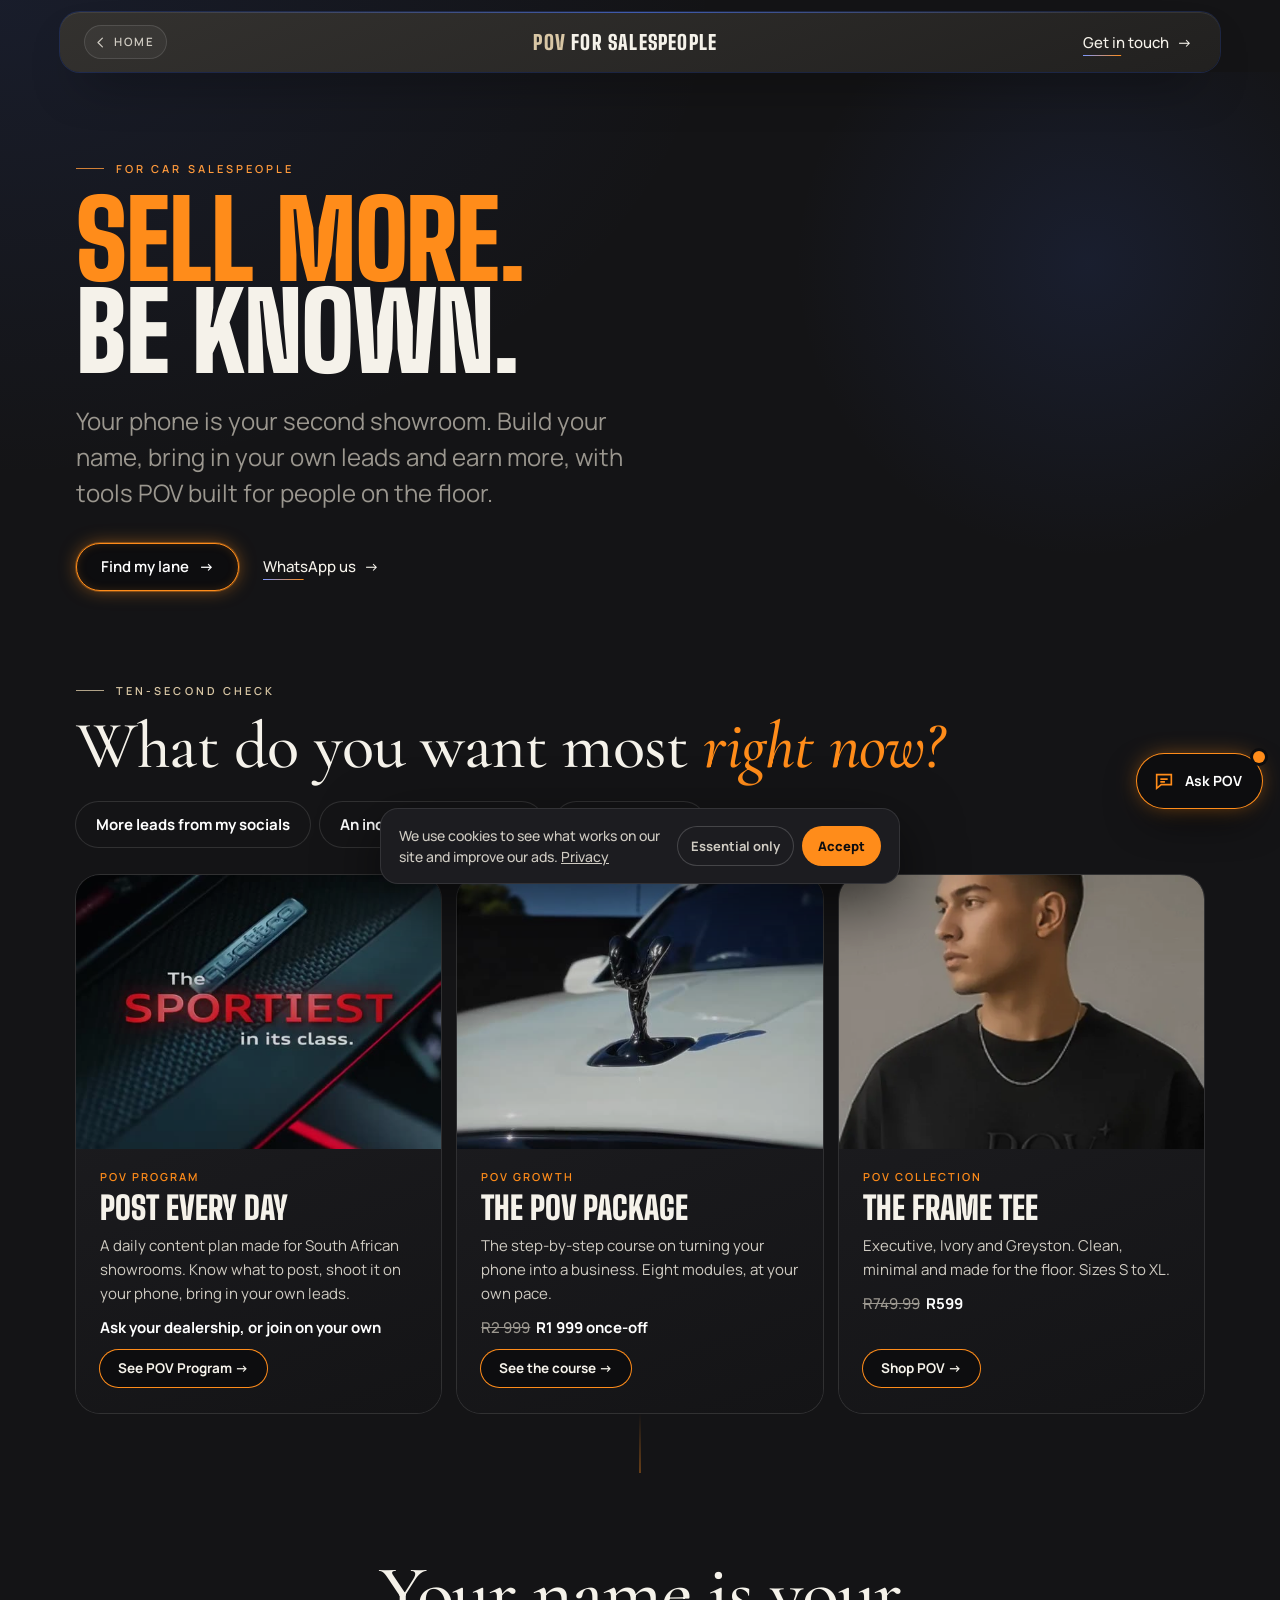
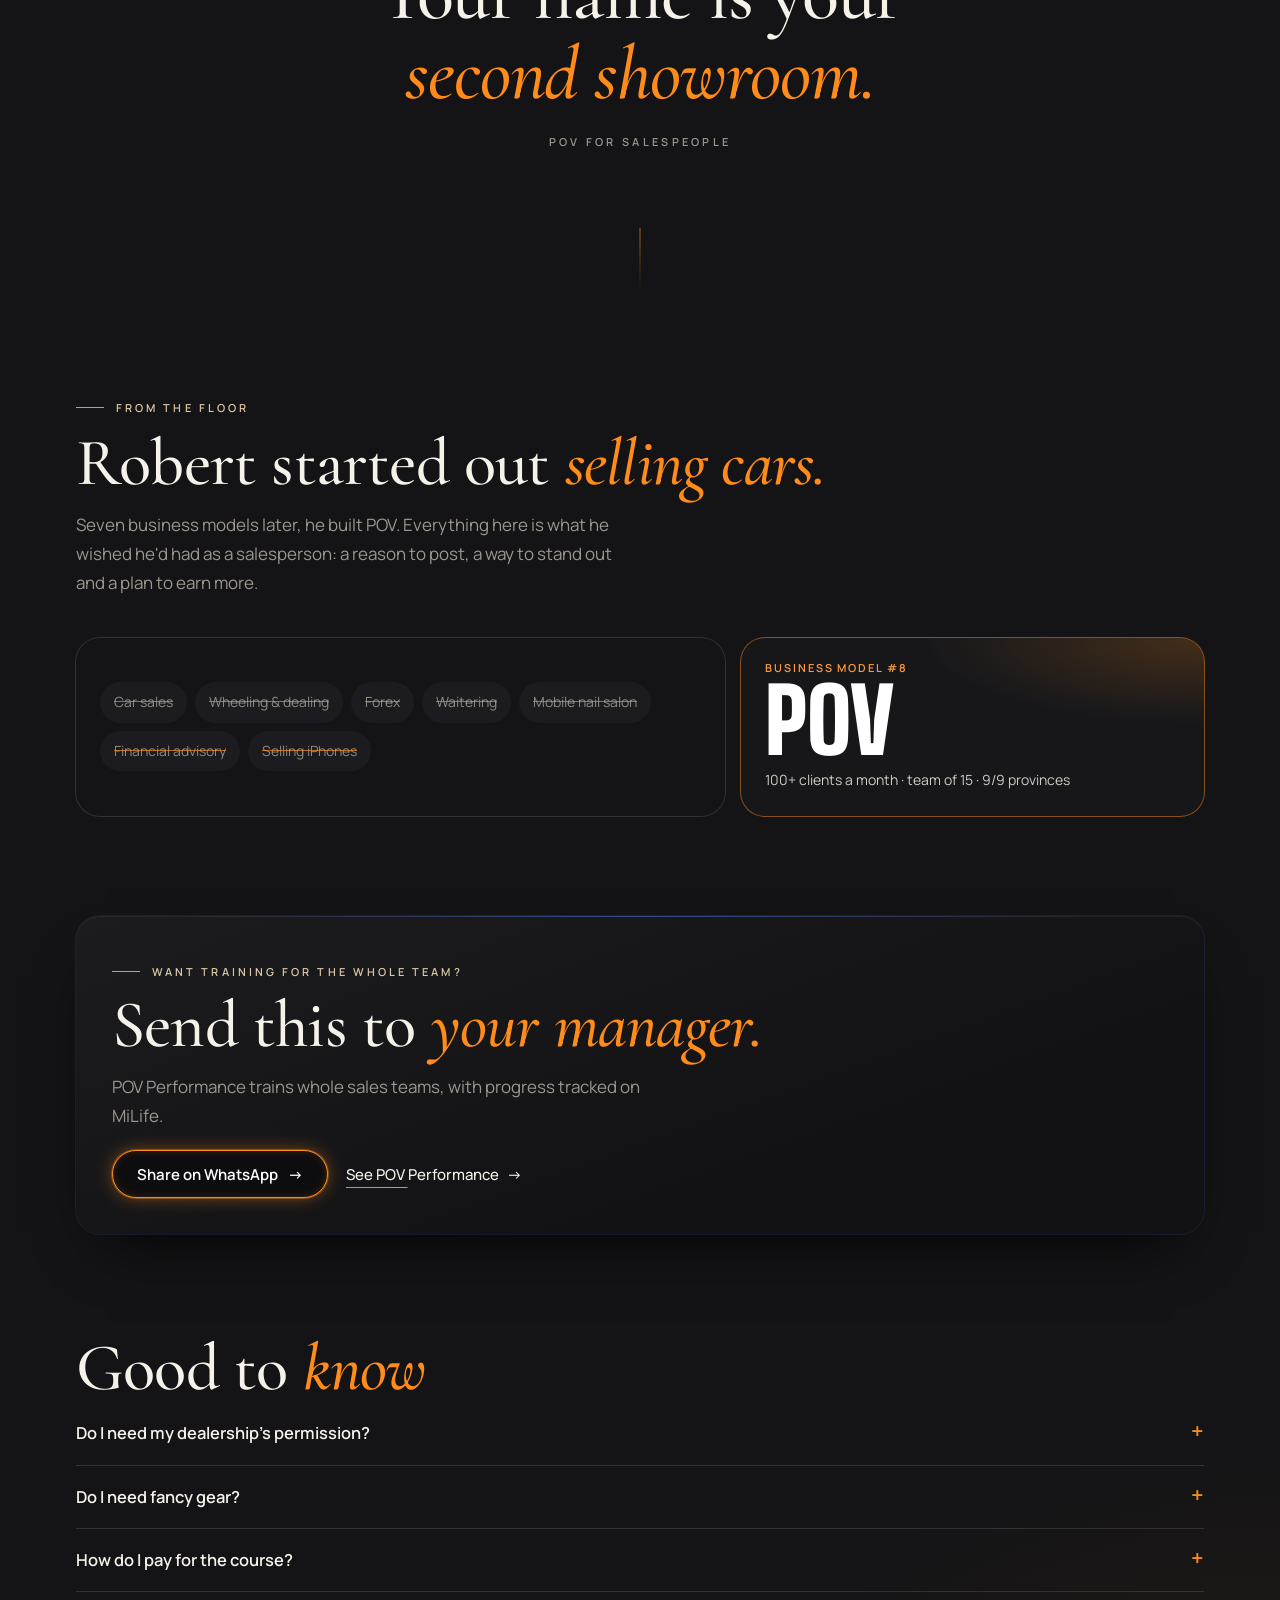
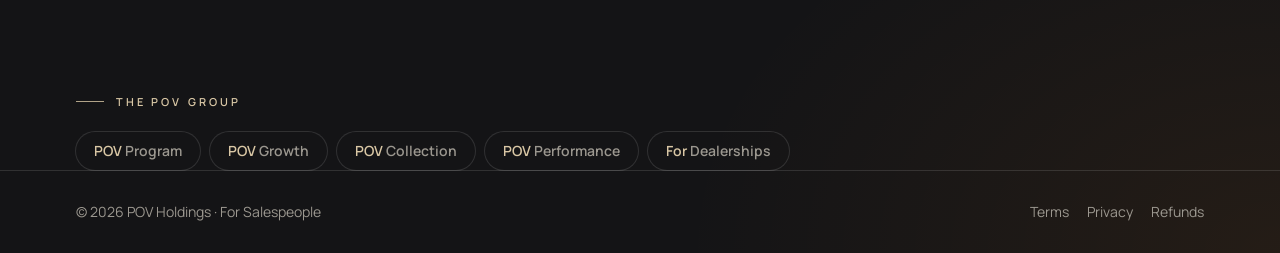
<file: divisions/sales.html>
<!doctype html>
<html lang="en">
<head>
<meta charset="utf-8">
<meta name="viewport" content="width=device-width,initial-scale=1,viewport-fit=cover">
<meta name="claude:viewport-fit-sides" content="cover">
<title>POV for Salespeople</title>
<script src="../track.js"></script>
<link rel="canonical" href="https://pointofviewholdings.co.za/divisions/sales.html">
<meta property="og:type" content="website">
<meta property="og:site_name" content="POV Holdings">
<meta property="og:title" content="POV for Salespeople">
<meta property="og:description" content="Tools built for car salespeople: daily content plans, the POV Package course and the POV Collection.">
<meta property="og:url" content="https://pointofviewholdings.co.za/divisions/sales.html">
<meta property="og:image" content="https://pointofviewholdings.co.za/work/og-pov.jpg">
<meta property="og:image:width" content="1200">
<meta property="og:image:height" content="630">
<meta name="twitter:card" content="summary_large_image">
<meta name="description" content="Tools built for car salespeople: daily content plans, the POV Package course and the POV Collection.">
<link rel="preconnect" href="https://fonts.googleapis.com"><link rel="preconnect" href="https://fonts.gstatic.com" crossorigin>
<link rel="stylesheet" href="https://fonts.googleapis.com/css2?family=Big+Shoulders+Display:wght@800;900&family=Cormorant+Garamond:ital,wght@0,500;0,600;1,500&family=Manrope:wght@400;500;600;700&display=swap">
<link rel="stylesheet" href="pov.css">
<style>
.hero h1 span{color:#ff8c1a}
.mq{overflow:hidden;margin-top:clamp(28px,4vw,44px);mask-image:linear-gradient(90deg,transparent,#000 10%,#000 90%,transparent);-webkit-mask-image:linear-gradient(90deg,transparent,#000 10%,#000 90%,transparent)}
.mq div{display:flex;gap:44px;width:max-content;animation:mq 46s linear infinite}
.mq span{font:900 22px/1 var(--display);text-transform:uppercase;letter-spacing:.04em;color:rgba(245,242,234,.42);white-space:nowrap}
.mq span::before{content:"\2726";color:#ff8c1a;margin-right:44px;font-size:14px;vertical-align:middle}
@keyframes mq{to{transform:translateX(-50%)}}
.kp{display:grid;grid-template-columns:repeat(4,1fr);gap:14px;margin-top:28px}@media (max-width:760px){.kp{grid-template-columns:1fr 1fr}}
.kp div{padding:22px;border-radius:20px;background:linear-gradient(160deg,#202024,#151517);box-shadow:0 0 0 1px rgba(255,140,26,.22)}
.kp b{display:block;font:900 clamp(30px,3.4vw,46px)/1 var(--display);color:#fff;white-space:nowrap}.kp span{display:block;color:var(--grey);font-size:13.5px;margin-top:8px}
.stack{margin-top:28px;display:grid;gap:12px}
.srow{display:grid;grid-template-columns:90px 1.1fr 1.4fr auto;gap:22px;align-items:center;padding:24px 26px;border-radius:22px;background:linear-gradient(160deg,#1e1e22,#141416);box-shadow:0 0 0 1px var(--hair);text-decoration:none;color:inherit;transition:box-shadow .35s,transform .35s}
.srow:hover{box-shadow:0 0 0 1px #ff8c1a,0 0 36px -10px rgba(255,140,26,.5);transform:translateX(4px)}
.srow .no{font:900 54px/1 var(--display);color:rgba(255,140,26,.35)}
.srow h3{font:900 clamp(26px,2.6vw,34px)/1 var(--display);text-transform:uppercase}.srow h3 small{display:block;font:600 11px/1 var(--sans);letter-spacing:.18em;color:#ff8c1a;margin-bottom:10px}
.srow p{margin:0;color:#cfcbc2;font-size:15px}
.srow em{font-style:normal;white-space:nowrap;padding:11px 16px;border-radius:999px;background:#0d0d0f;box-shadow:0 0 0 1px #ff8c1a;font:700 13px/1 var(--sans);transition:all .3s}
.srow:hover em{background:#ff8c1a;color:#0d0d0f}
@media (max-width:860px){.srow{grid-template-columns:56px 1fr;gap:10px 16px}.srow .no{font-size:40px;grid-row:span 2}.srow p{grid-column:2}.srow em{grid-column:2;justify-self:start;margin-top:6px}}
.why{display:grid;grid-template-columns:repeat(2,1fr);gap:12px;margin-top:24px}@media (max-width:700px){.why{grid-template-columns:1fr}}
.why div{padding:20px 22px;border-radius:18px;background:#18181b;box-shadow:0 0 0 1px var(--hair)}.why b{display:block;font-size:16px}.why span{display:block;color:var(--grey);font-size:14px;margin-top:4px}
.bk{display:grid;grid-template-columns:.9fr 1.1fr;gap:clamp(24px,4vw,56px);align-items:start}@media (max-width:900px){.bk{grid-template-columns:1fr}}
.bk form{display:grid;gap:14px;background:none;padding:0;box-shadow:none}
.bk label{display:grid;gap:7px;font:600 12px/1 var(--sans);letter-spacing:.12em;text-transform:uppercase;color:var(--grey)}
.bk input,.bk select{height:50px;border-radius:14px;border:1px solid var(--hair);background:#141416;color:var(--ink);padding:0 16px;font:500 16px var(--sans);outline:none;width:100%;box-sizing:border-box;color-scheme:dark}
.bk input:focus,.bk select:focus{border-color:#ff8c1a}
.bk .two{display:grid;grid-template-columns:1fr 1fr;gap:14px}@media (max-width:520px){.bk .two{grid-template-columns:1fr}}
.chipset{display:flex;flex-wrap:wrap;gap:8px}
.chipset button{border:0;cursor:pointer;padding:11px 15px;border-radius:999px;background:#141416;color:#cfcbc2;font:600 13.5px/1 var(--sans);box-shadow:0 0 0 1px var(--hair);transition:all .2s}
.chipset button.on{background:rgba(255,140,26,.14);color:#fff;box-shadow:0 0 0 1px #ff8c1a}
.chipset button.on::before{content:"\2713\00a0";color:#ff8c1a}
.go{height:54px;border:0;border-radius:999px;background:#ff8c1a;color:#0d0d0f;font:800 15.5px/1 var(--sans);cursor:pointer;box-shadow:0 0 30px -6px rgba(255,140,26,.6);transition:transform .2s}.go:hover{transform:translateY(-2px)}
.bkmsg{min-height:1.2em;margin:0;font-size:14px;color:#f2a08a}
.bkalt{font-size:14px;color:var(--grey);margin:0}.bkalt a{color:#ff8c1a}
.faqm details{border-bottom:1px solid var(--hair);padding:18px 0}.faqm summary{cursor:pointer;list-style:none;display:flex;justify-content:space-between;gap:16px;font-weight:600;font-size:16.5px}.faqm summary::after{content:"+";color:#ff8c1a;font-size:22px;line-height:1}.faqm details[open] summary::after{content:"\2013"}.faqm summary::-webkit-details-marker{display:none}.faqm p{color:#cfcbc2;margin:10px 0 0}
.rv{opacity:0;transform:translateY(24px);transition:opacity .8s cubic-bezier(.2,.7,.2,1),transform .8s cubic-bezier(.2,.7,.2,1)}.rv.in{opacity:1;transform:none}
@media (prefers-reduced-motion:reduce){.rv{opacity:1;transform:none}.mq div{animation:none}}

.pick{display:flex;flex-wrap:wrap;gap:10px;margin-top:22px}
.pick button{border:0;cursor:pointer;padding:15px 20px;border-radius:999px;background:#141416;color:#fff;font:700 15px/1 var(--sans);box-shadow:0 0 0 1px var(--hair);transition:all .25s}
.pick button:hover{box-shadow:0 0 0 1px #ff8c1a}
.pick button.on{background:#ff8c1a;color:#0d0d0f;box-shadow:0 0 30px -6px rgba(255,140,26,.6)}
.lanes{display:grid;grid-template-columns:repeat(3,minmax(0,1fr));gap:16px;margin-top:28px}@media (max-width:900px){.lanes{grid-template-columns:1fr}}
.lane{position:relative;display:flex;flex-direction:column;border-radius:24px;overflow:hidden;background:linear-gradient(160deg,#1f1f23,#141416);box-shadow:0 0 0 1px var(--hair);text-decoration:none;color:inherit;transition:box-shadow .4s,transform .4s,opacity .4s}
.lane img{width:100%;aspect-ratio:4/3;object-fit:cover;filter:brightness(.85)}
.lane img.top{object-position:center 15%}
.lane>div{padding:22px 24px 26px;display:flex;flex-direction:column;gap:10px;flex:1}
.lane small{font:600 11px/1 var(--sans);letter-spacing:.18em;text-transform:uppercase;color:#ff8c1a}
.lane h3{font:900 32px/1 var(--display);text-transform:uppercase}
.lane p{margin:0;color:#cfcbc2;font-size:15px}
.lane .pr{font-weight:700;color:#fff}.lane .pr s{color:var(--grey);font-weight:500;margin-right:6px}
.lane em{margin-top:auto;align-self:flex-start;font-style:normal;padding:12px 18px;border-radius:999px;background:#0d0d0f;box-shadow:0 0 0 1px #ff8c1a;font:700 13.5px/1 var(--sans);transition:all .3s}
.lane:hover{box-shadow:0 0 0 1px #ff8c1a,0 0 40px -10px rgba(255,140,26,.5);transform:translateY(-4px)}.lane:hover em{background:#ff8c1a;color:#0d0d0f}
.lanes.f .lane{opacity:.38}.lanes.f .lane.hit{opacity:1;box-shadow:0 0 0 2px #ff8c1a,0 0 50px -10px rgba(255,140,26,.6)}
.lane .rec{position:absolute;top:14px;left:14px;z-index:1;padding:8px 12px;border-radius:999px;background:#ff8c1a;color:#0d0d0f;font:800 11px/1 var(--sans);letter-spacing:.12em;text-transform:uppercase;display:none}.lane.hit .rec{display:block}
.mgr{display:flex;justify-content:space-between;align-items:center;gap:20px;flex-wrap:wrap}
</style>
</head>
<body class="lux">
<header><div class="nav"><a class="back homeback" href="../index.html?home=1" aria-label="Back to POV Holdings home"><svg viewBox="0 0 24 24" aria-hidden="true"><path d="M15 5l-7 7 7 7"/></svg><span>Home</span></a><span class="brandname"><span>POV</span> for Salespeople</span><a class="arrow" href="https://wa.me/27786880944?text=Hi%20POV%2C%20I%27m%20a%20car%20salesperson%20and%20I%27d%20like%20to%20know%20more." target="_blank" rel="noopener">Get in touch <i>→</i></a></div></header>
<main>
  <section class="hero"><div class="wrap">
    <p class="kicker">For car salespeople</p>
    <h1><span>Sell more.</span>Be known.</h1>
    <p class="lede">Your phone is your second showroom. Build your name, bring in your own leads and earn more, with tools POV built for people on the floor.</p>
    <div class="hero-row"><a class="pill" href="#pick">Find my lane <i>→</i></a><a class="arrow" href="https://wa.me/27786880944?text=Hi%20POV%2C%20I%27m%20a%20car%20salesperson%20and%20I%27d%20like%20to%20know%20more." target="_blank" rel="noopener">WhatsApp us <i>→</i></a></div>
  </div></section>

  <section class="wrap" id="pick" style="padding-block:clamp(24px,4vw,48px) 0;scroll-margin-top:90px">
    <div class="rv"><p class="kicker">Ten-second check</p><h2 style="margin-top:14px">What do you want most <em>right now?</em></h2>
      <div class="pick" role="group" aria-label="Pick one"><button type="button" data-l="program">More leads from my socials</button><button type="button" data-l="growth">An income from my phone</button><button type="button" data-l="collection">To look the part</button></div></div>
    <div class="lanes rv" id="lanes">
      <a class="lane" data-l="program" href="../program/"><span class="rec">Your lane</span><img src="../vid/reels/audi-rs3-the-sportiest-in-its-class-2.jpg" alt="" loading="lazy" decoding="async"><div><small>POV Program</small><h3>Post every day</h3><p>A daily content plan made for South African showrooms. Know what to post, shoot it on your phone, bring in your own leads.</p><p class="pr">Ask your dealership, or join on your own</p><em>See POV Program →</em></div></a>
      <a class="lane" data-l="growth" href="growth.html"><span class="rec">Your lane</span><img src="../vid/reels/fouche-motors-rolls-royce-2.jpg" alt="" loading="lazy" decoding="async"><div><small>POV Growth</small><h3>The POV Package</h3><p>The step-by-step course on turning your phone into a business. Eight modules, at your own pace.</p><p class="pr"><s>R2 999</s>R1 999 once-off</p><em>See the course →</em></div></a>
      <a class="lane" data-l="collection" href="collection.html"><span class="rec">Your lane</span><img class="top" src="../work/collection/executive-front.webp?v=4" alt="" loading="lazy" decoding="async"><div><small>POV Collection</small><h3>The Frame Tee</h3><p>Executive, Ivory and Greyston. Clean, minimal and made for the floor. Sizes S to XL.</p><p class="pr"><s>R749.99</s>R599</p><em>Shop POV →</em></div></a>
    </div>
  </section>

  <section class="mf wrap"><p>Your name is your <em>second showroom.</em></p><small>POV for salespeople</small></section>
  <section class="wrap" style="padding-block:clamp(56px,8vw,100px) 0">
    <div class="rv"><p class="kicker">From the floor</p><h2 style="margin-top:14px">Robert started out <em>selling cars.</em></h2><p class="sub">Seven business models later, he built POV. Everything here is what he wished he'd had as a salesperson: a reason to post, a way to stand out and a plan to earn more.</p></div>
    <div class="journey rv"><div class="jx"><span>Car sales</span><span>Wheeling &amp; dealing</span><span>Forex</span><span>Waitering</span><span>Mobile nail salon</span><span>Financial advisory</span><span>Selling iPhones</span></div><div class="jok"><small>Business model #8</small><b>POV</b><span>100+ clients a month · team of 15 · 9/9 provinces</span></div></div>
  </section>

  <section class="wrap" style="padding-block:clamp(56px,8vw,100px) 0">
    <div class="slab mgr rv"><div><p class="kicker">Want training for the whole team?</p><h2 style="margin-top:12px">Send this to <em>your manager.</em></h2><p class="sub">POV Performance trains whole sales teams, with progress tracked on MiLife.</p></div>
      <div class="row" style="display:flex;gap:18px;flex-wrap:wrap;align-items:center"><a class="pill" href="https://wa.me/?text=Hi%20boss%2C%20have%20a%20look%20at%20POV%20Performance.%20Personalised%20sales%20training%20for%20our%20team%2C%20with%20progress%20tracked%20on%20MiLife%3A%20https%3A//pointofviewholdings.co.za/divisions/performance.html" target="_blank" rel="noopener">Share on WhatsApp <i>→</i></a><a class="arrow" href="performance.html">See POV Performance <i>→</i></a></div></div>
  </section>

  <section class="wrap faqm" style="padding-block:clamp(56px,8vw,100px) 0">
    <h2 class="rv">Good to <em>know</em></h2>
    <details><summary>Do I need my dealership's permission?</summary><p>Not for the course or the Collection. For POV Program on your own social media, check your dealership's social media policy.</p></details>
    <details><summary>Do I need fancy gear?</summary><p>No. Everything is built to run from your phone.</p></details>
    <details><summary>How do I pay for the course?</summary><p>Tap Enrol on the <a href="growth.html" style="color:#ff8c1a">POV Package</a> page. It takes about a minute.</p></details>
  </section>

  <section class="wrap" style="padding-block:clamp(56px,8vw,90px) 0"><p class="kicker">The POV group</p><div class="others"><a href="../program/"><b>POV</b> Program</a><a href="growth.html"><b>POV</b> Growth</a><a href="collection.html"><b>POV</b> Collection</a><a href="performance.html"><b>POV</b> Performance</a><a href="dealers.html"><b>For</b> Dealerships</a></div></section>
</main>
<footer><div class="wrap"><span>© 2026 POV Holdings · For Salespeople</span><nav class="flegal" aria-label="Legal"><a href="../legal.html#terms">Terms</a><a href="../legal.html#privacy">Privacy</a><a href="../legal.html#refunds">Refunds</a></nav></div></footer>
<nav class="mbar" aria-label="Quick contact"><a class="solid" href="#pick">Find my lane</a><a href="https://wa.me/27786880944?text=Hi%20POV%2C%20I%27m%20a%20car%20salesperson%20and%20I%27d%20like%20to%20know%20more." target="_blank" rel="noopener">WhatsApp</a><a href="../index.html?home=1">Home</a></nav>
<script>
(function(){var io=new IntersectionObserver(function(es){es.forEach(function(e){if(e.isIntersecting){e.target.classList.add('in');io.unobserve(e.target)}})},{threshold:.12});document.querySelectorAll('.rv').forEach(function(el){io.observe(el)});
document.querySelectorAll('.chipset button').forEach(function(b){b.addEventListener('click',function(){b.classList.toggle('on');b.setAttribute('aria-pressed',b.classList.contains('on'))})});
try{var a=JSON.parse(sessionStorage.getItem('pov_attr')||'null');window.__adtag=a&&a.utm_campaign?' [ad: '+a.utm_campaign+']':''}catch(_){window.__adtag=''}
})();
</script>
<script>
(function(){
  var lanes=document.getElementById('lanes'),bs=[].slice.call(document.querySelectorAll('.pick button'));
  bs.forEach(function(b){b.addEventListener('click',function(){var on=!b.classList.contains('on');bs.forEach(function(x){x.classList.remove('on')});lanes.classList.toggle('f',on);
    [].forEach.call(lanes.children,function(l){l.classList.toggle('hit',on&&l.dataset.l===b.dataset.l)});
    if(on){b.classList.add('on');var hit=lanes.querySelector('.hit');if(innerWidth<900&&hit)hit.scrollIntoView({behavior:'smooth',block:'center'})}})});
})();
</script>
<script src="trio.js" defer></script>
<script src="../assistant.js" defer></script>
<script src="nav.js?v=2" defer></script>
</body>
</html>
</file>
<file: divisions/pov.css>
/* POV division pages — shared look: black showroom, white type, champagne accents */
:root{
  --bg:#141416;--card:#1c1c20;--royal:#4169e1;--royal-l:#7b98ff;--tang:#ff8c1a;--ink:#f5f2ea;--grey:#9b978f;--hair:rgba(255,255,255,.12);--gold:#d9c7a5;
  --display:"Big Shoulders Display","Arial Narrow",Impact,sans-serif;
  --sans:"Manrope","Helvetica Neue",Arial,sans-serif;
  --gl:max(16px,env(safe-area-inset-left,0px));--gr:max(16px,env(safe-area-inset-right,0px));
  --ease:cubic-bezier(.2,.8,.2,1);
  color-scheme:dark;
}
*{box-sizing:border-box}
[hidden]{display:none!important}
html{scroll-behavior:smooth}
body{margin:0;background:var(--bg);color:var(--ink);font:400 17px/1.6 var(--sans);-webkit-font-smoothing:antialiased;overflow-x:hidden}
body::before{content:"";position:fixed;inset:0 0 auto;height:env(safe-area-inset-top,0px);z-index:60;background:#141416}
a{color:inherit;text-decoration:none}
img{max-width:100%}
:focus-visible{outline:2px solid var(--gold);outline-offset:4px;border-radius:6px}
.wrap{max-width:1160px;margin:0 auto;padding-left:var(--gl);padding-right:var(--gr)}
p{margin:0}
h1,h2,h3{margin:0;text-wrap:balance}
@media (prefers-reduced-motion:reduce){*,*::before,*::after{animation:none!important;transition:none!important}html{scroll-behavior:auto}}

/* header panel */
header{position:sticky;top:env(safe-area-inset-top,0px);z-index:50;padding-top:12px}
.nav{display:flex;align-items:center;justify-content:space-between;gap:16px;min-height:60px;border-radius:20px;
  padding-left:max(24px,var(--gl));padding-right:max(28px,var(--gr));max-width:1160px;margin-inline:auto;width:calc(100% - 2*max(16px,env(safe-area-inset-left,0px)));
  background:linear-gradient(160deg,rgba(66,63,59,.9),rgba(46,45,43,.9) 55%,rgba(36,35,34,.9));backdrop-filter:blur(14px);-webkit-backdrop-filter:blur(14px);
  box-shadow:0 0 0 1px rgba(65,105,225,.22),inset 0 1px 0 rgba(255,255,255,.08),0 24px 50px -24px rgba(0,0,0,.9);position:relative}
.nav::before{content:"";position:absolute;left:8%;right:8%;top:0;height:1px;background:linear-gradient(90deg,transparent,rgba(65,105,225,.7),transparent)}
.back{font:500 14px/1 var(--sans);color:var(--grey);display:inline-flex;gap:8px;align-items:center;white-space:nowrap}
.back:hover{color:var(--ink)}
.brandname{font:900 20px/1 var(--display);letter-spacing:.06em;text-transform:uppercase;white-space:nowrap}
.brandname span{color:var(--gold)}
.arrow{display:inline-flex;align-items:center;gap:8px;font:500 15px/1 var(--sans);position:relative;padding-block:6px;white-space:nowrap}
.arrow::after{content:"";position:absolute;left:0;bottom:0;height:1px;width:100%;background:currentColor;transform:scaleX(.35);transform-origin:left;transition:transform .45s var(--ease)}
.arrow:hover::after{transform:scaleX(1)}
.arrow i,.pill i{font-style:normal;transition:transform .35s var(--ease)}
.arrow:hover i,.pill:hover i{transform:translateX(4px)}
@media (max-width:640px){.nav .brandname{display:none}}

/* hero */
.hero{padding-block:clamp(36px,6vw,80px) clamp(20px,3vw,32px);position:relative;overflow:hidden}
html{overflow-x:clip}
.kicker{font:600 12px/1 var(--sans);letter-spacing:.22em;text-transform:uppercase;color:var(--gold)}
.hero h1{font:900 clamp(40px,8.4vw,150px)/.86 var(--display);text-transform:uppercase;letter-spacing:-.005em;margin-top:18px}
.hero h1 span{display:block;color:var(--gold)}
.hero .lede{font-size:clamp(18px,2vw,22px);color:var(--grey);max-width:40ch;margin-top:24px}
.hero-row{display:flex;gap:24px;align-items:center;flex-wrap:wrap;margin-top:32px}
.pill{display:inline-flex;align-items:center;gap:10px;height:48px;padding:0 24px;border-radius:999px;font:600 15px/1 var(--sans);background:var(--ink);color:#111;border:1px solid var(--ink);transition:background .35s,color .35s}
.pill:hover{background:transparent;color:var(--ink)}
.hero::after{content:"";position:absolute;right:-10vw;top:-10vw;width:50vw;height:50vw;max-width:700px;max-height:700px;border-radius:50%;background:radial-gradient(circle,rgba(65,105,225,.12),transparent 65%);pointer-events:none}

/* tabs: the three pages of a division */
.tabs-wrap{position:sticky;top:calc(env(safe-area-inset-top,0px) + 84px);z-index:40;padding-block:10px;background:linear-gradient(#141416 70%,transparent)}
.tabs{display:flex;gap:6px;padding:6px;border-radius:999px;background:#1c1c20;box-shadow:0 0 0 1px var(--hair);width:max-content;max-width:100%;overflow-x:auto}
.tabs a{padding:11px 20px;border-radius:999px;font:600 14px/1 var(--sans);color:var(--grey);white-space:nowrap;transition:background .35s,color .35s}
.tabs a:hover{color:var(--ink)}
.tabs a[aria-current="page"]{background:var(--ink);color:#111}

/* views */
.view{padding-block:clamp(28px,4vw,48px) clamp(40px,5vw,64px);animation:vin .6s var(--ease)}
@keyframes vin{from{opacity:0;transform:translateY(16px)}to{opacity:1;transform:none}}
h2{font:600 clamp(32px,4.4vw,54px)/1.05 var(--sans);letter-spacing:-.035em}
.sub{color:var(--grey);max-width:56ch;margin-top:14px}
.block+.block{margin-top:clamp(40px,5vw,64px)}

/* slab: shared 3D card */
.slab{position:relative;border-radius:24px;padding:clamp(24px,3vw,36px);background:linear-gradient(160deg,#202024,#19191c 60%,#151517);
  box-shadow:0 0 0 1px rgba(65,105,225,.16),inset 0 1px 0 rgba(255,255,255,.06),0 30px 60px -30px rgba(0,0,0,1);min-width:0}
.slab::before{content:"";position:absolute;left:10%;right:10%;top:0;height:1px;background:linear-gradient(90deg,transparent,rgba(65,105,225,.55),transparent)}
.grid3{display:grid;grid-template-columns:repeat(3,1fr);gap:20px;margin-top:24px}
.grid2{display:grid;grid-template-columns:1fr 1fr;gap:20px;margin-top:24px}
@media (max-width:900px){.grid3{grid-template-columns:1fr 1fr}}
@media (max-width:640px){.grid3,.grid2{grid-template-columns:1fr}}

.feature .num{font:800 15px/1 var(--display);letter-spacing:.12em;color:var(--gold)}
.feature h3{font:600 22px/1.2 var(--sans);letter-spacing:-.02em;margin-top:16px}
.feature p{color:var(--grey);font-size:15px;margin-top:10px}

.steps{display:grid;grid-template-columns:repeat(4,1fr);margin-top:40px;position:relative;padding-top:30px}
.steps::before{content:"";position:absolute;left:0;right:0;top:6px;height:1px;background:var(--gold);opacity:.6}
.step{position:relative;padding-right:18px}
.step::before{content:"";position:absolute;top:-30px;left:0;width:13px;height:13px;border-radius:50%;background:#141416;border:1px solid var(--gold)}
.step b{font:800 30px/1 var(--display);text-transform:uppercase;display:block}
.step span{color:var(--grey);font-size:15px;display:block;margin-top:8px}
@media (max-width:760px){.steps{grid-template-columns:1fr;gap:26px;padding:0 0 0 30px}.steps::before{left:6px;right:auto;top:6px;bottom:6px;width:1px;height:auto}.step::before{top:4px;left:-30px}}

/* pricing */
.price{display:grid;gap:18px;align-content:start}
.price .tag{justify-self:start;font:600 11px/1 var(--sans);letter-spacing:.16em;text-transform:uppercase;color:var(--grey);border:1px solid var(--hair);border-radius:999px;padding:7px 11px}
.price h3{font:900 clamp(32px,3vw,42px)/.95 var(--display);text-transform:uppercase}
.price .amt{font:600 15px/1.3 var(--sans);color:var(--gold)}
.price ul{list-style:none;margin:0;padding:0;display:grid}
.price li{padding:11px 0;border-top:1px solid var(--hair);font-size:15px;display:flex;gap:10px;align-items:center}
.price li::before{content:"";width:5px;height:5px;border-radius:50%;background:var(--gold);flex:none}
.price.hot{box-shadow:0 0 0 1px rgba(65,105,225,.55),inset 0 1px 0 rgba(255,255,255,.08),0 40px 70px -30px rgba(0,0,0,1),0 0 80px -30px rgba(65,105,225,.25)}
.note{color:var(--grey);font-size:14px;margin-top:22px}

/* clients & stories */
.logos{display:flex;flex-wrap:wrap;gap:10px;margin-top:28px}
.logos span{padding:14px 20px;border-radius:999px;box-shadow:0 0 0 1px var(--hair);font:600 15px/1 var(--sans)}
.story{display:grid;gap:16px;align-content:start}
.story .meta{display:flex;gap:10px;flex-wrap:wrap}
.story .meta span{font:600 11px/1 var(--sans);letter-spacing:.14em;text-transform:uppercase;color:var(--grey);border:1px solid var(--hair);border-radius:999px;padding:7px 11px}
.story h3{font:600 26px/1.15 var(--sans);letter-spacing:-.02em}
.story p{color:var(--grey);font-size:15px}
.story blockquote{margin:0;padding-left:16px;border-left:2px solid var(--gold);color:var(--ink);font-size:17px}
.slot{border-radius:24px;padding:clamp(24px,3vw,36px);box-shadow:0 0 0 1px var(--hair);border:1px dashed rgba(65,105,225,.25);display:grid;gap:12px;align-content:center;min-height:220px}
.slot b{font:900 26px/1 var(--display);text-transform:uppercase;color:var(--gold)}
.slot p{color:var(--grey);font-size:15px}

/* CTA band */
.cta{margin-top:0}
.cta .slab{display:flex;justify-content:space-between;align-items:center;gap:24px;flex-wrap:wrap}
.cta h2{font-size:clamp(28px,3.6vw,44px)}
.cta .row{display:flex;gap:22px;align-items:center;flex-wrap:wrap}

/* other divisions */
.others{display:flex;gap:10px;flex-wrap:wrap;margin-top:22px}
.others a{padding:12px 18px;border-radius:999px;box-shadow:0 0 0 1px var(--hair);font:600 14px/1 var(--sans);color:var(--grey);transition:color .3s,box-shadow .3s}
.others a:hover{color:var(--ink);box-shadow:0 0 0 1px var(--gold)}
.others a b{color:var(--gold);font-weight:600}

footer{border-top:1px solid var(--hair);padding-block:30px calc(30px + 90px)}
footer .wrap{display:flex;justify-content:space-between;gap:16px;flex-wrap:wrap;color:var(--grey);font-size:14px}
@media (min-width:821px){footer{padding-block:30px}}

.mbar{display:none}
@media (max-width:820px){
  .mbar{display:flex;gap:8px;position:fixed;z-index:45;left:calc(var(--gl) + 4px);right:calc(var(--gr) + 4px);bottom:calc(14px + env(safe-area-inset-bottom,0px));padding:8px;border-radius:999px;background:rgba(18,18,18,.9);backdrop-filter:blur(14px);-webkit-backdrop-filter:blur(14px);box-shadow:0 0 0 1px var(--hair),0 12px 30px -10px rgba(0,0,0,.6)}
  .mbar a{flex:1;display:flex;justify-content:center;align-items:center;height:46px;border-radius:999px;font:600 14px/1 var(--sans);box-shadow:0 0 0 1px var(--hair)}
  .mbar a.solid{background:var(--ink);color:#111;box-shadow:none;flex:1.3}
}

/* founder video for each division */
.vid{position:relative;margin-top:clamp(28px,4vw,44px);aspect-ratio:16/9;max-width:100%;border-radius:28px;overflow:hidden;
  background:radial-gradient(90% 90% at 70% 20%,rgba(65,105,225,.18),transparent 60%),linear-gradient(160deg,#202024,#151517 70%);
  box-shadow:0 0 0 1px rgba(65,105,225,.28),inset 0 1px 0 rgba(255,255,255,.07),0 40px 80px -30px rgba(0,0,0,1)}
.vid video{position:absolute;inset:0;width:100%;height:100%;object-fit:cover;display:block}
.vid-ph{position:absolute;inset:0;display:grid;place-items:center;align-content:center;gap:16px;text-align:center;padding:24px}
.vid-play{width:clamp(64px,8vw,88px);height:clamp(64px,8vw,88px);border-radius:50%;display:grid;place-items:center;background:rgba(245,242,234,.08);box-shadow:0 0 0 1px rgba(65,105,225,.45);animation:vpulse 2.6s ease-in-out infinite}
.vid-play::after{content:"";border-left:20px solid var(--ink);border-top:12px solid transparent;border-bottom:12px solid transparent;margin-left:5px}
@keyframes vpulse{0%,100%{box-shadow:0 0 0 1px rgba(65,105,225,.45),0 0 0 0 rgba(65,105,225,.25)}50%{box-shadow:0 0 0 1px rgba(65,105,225,.6),0 0 0 14px rgba(65,105,225,0)}}
.vid-ph b{font:900 clamp(22px,2.6vw,32px)/1 var(--display);text-transform:uppercase;letter-spacing:.02em}
.vid-ph span{color:var(--grey);font-size:14px}
@media (max-width:640px){.vid{aspect-ratio:4/5;border-radius:22px}}

.flegal{display:flex;flex-wrap:wrap;gap:6px 18px}.flegal a{color:var(--grey);text-decoration:none;transition:color .2s}.flegal a:hover{color:var(--ink)}

/* brand palette: charcoal black, royal blue, tangerine */
body{background:radial-gradient(1200px 800px at 0% 0%,rgba(65,105,225,.10),transparent 60%),radial-gradient(1000px 700px at 100% 100%,rgba(255,140,26,.07),transparent 60%),var(--bg);background-attachment:scroll}
.pill{background:var(--royal);border-color:var(--royal);color:#fff;box-shadow:0 10px 30px -12px rgba(65,105,225,.7)}
.pill:hover{background:var(--tang);border-color:var(--tang);color:#141416;box-shadow:0 10px 30px -12px rgba(255,140,26,.7)}
.arrow::after{background:linear-gradient(90deg,var(--royal-l),var(--tang))}
.tabs a[aria-current]{box-shadow:inset 0 -2px 0 var(--tang)}
.mbar .solid{background:var(--royal)!important;color:#fff!important}
.flegal a:hover{color:var(--tang)}
::selection{background:var(--royal);color:#fff}

/* quote buttons: black with neon orange lining */
.pill{background:#0d0d0f;color:#fff;border:1px solid #ff8c1a;box-shadow:0 0 0 1px rgba(255,140,26,.35),0 0 18px -2px rgba(255,140,26,.55),inset 0 0 12px -4px rgba(255,140,26,.35)}
.pill:hover{background:#ff8c1a;border-color:#ff8c1a;color:#0d0d0f;box-shadow:0 0 0 1px #ff8c1a,0 0 28px 0 rgba(255,140,26,.7)}
.mbar .solid{background:#0d0d0f!important;color:#fff!important;box-shadow:0 0 0 1px #ff8c1a,0 0 16px -2px rgba(255,140,26,.55)!important}
/* tabs: orange on hover, black with neon orange lining when active */
.tabs a{transition:background .3s,color .3s,box-shadow .3s}
.tabs a:hover{background:#ff8c1a;color:#0d0d0f}
.tabs a[aria-current="page"]{background:#0d0d0f;color:#fff;box-shadow:0 0 0 1px #ff8c1a,0 0 14px -2px rgba(255,140,26,.55)}
.tabs a[aria-current="page"]:hover{background:#ff8c1a;color:#0d0d0f}
.vid[data-reels]{background:#0d0d0f}
.trio{position:absolute;inset:0;display:grid;grid-template-columns:repeat(3,1fr);gap:10px;padding:10px}
.trio figure{position:relative;margin:0;border-radius:18px;overflow:hidden;background:#151517}
.trio video{position:absolute;inset:0;width:100%;height:100%;object-fit:cover}
.trio figcaption{position:absolute;left:12px;right:12px;bottom:12px;font:600 12.5px/1.3 var(--sans);color:#fff;text-shadow:0 1px 10px rgba(0,0,0,.8)}
.trio figure::after{content:"";position:absolute;inset:auto 0 0 0;height:40%;background:linear-gradient(transparent,rgba(0,0,0,.6));pointer-events:none}
.trio figcaption{z-index:1}
.trio-tag{position:absolute;top:20px;left:20px;z-index:2;padding:8px 14px;border-radius:999px;background:rgba(13,13,15,.75);box-shadow:0 0 0 1px #ff8c1a;font:700 11px/1 var(--sans);letter-spacing:.16em;text-transform:uppercase;color:#fff;backdrop-filter:blur(6px)}
@media (max-width:640px){.trio{grid-template-columns:1fr 1fr}.trio .t2{display:none}}

/* ===== Luxury layer (Iman-style): serif headlines, grain, slow reveals ===== */
.lux{--serif:"Cormorant Garamond",Georgia,serif}
.lux h2{font:500 clamp(38px,5.2vw,70px)/1.02 var(--serif);letter-spacing:-.012em}
.lux h2 em,.lux .mf em,.lux .hero .lede em{font-style:italic;color:#ff8c1a;font-weight:500}
.lux .cta h2{font-size:clamp(34px,4.4vw,58px)}
.lux .kicker{display:inline-flex;align-items:center;gap:12px;letter-spacing:.28em;font-size:11px}
.lux .kicker::before{content:"";width:28px;height:1px;background:currentColor;opacity:.8}
.lux .hero .kicker{color:#ff9a3c}
.lux .hero h1{letter-spacing:-.01em}
.lux .hero .lede{font-size:clamp(19px,2.1vw,24px);line-height:1.5}
.lux .sub{line-height:1.7}
.lux .slab{background:linear-gradient(160deg,#1c1c1f,#121214 70%)}
.lux .price h3,.lux .feature h3,.lux .story h3{letter-spacing:-.01em}
body.lux::after{content:none}
.lux .rv{opacity:0;transform:translateY(24px);transition:opacity .9s cubic-bezier(.2,.7,.2,1),transform .9s cubic-bezier(.2,.7,.2,1)}
.lux .rv.in{opacity:1;transform:none}
/* manifesto band */
.mf{text-align:center;padding-block:clamp(70px,11vw,150px);position:relative}
.mf::before,.mf::after{content:"";position:absolute;left:50%;width:1px;height:clamp(36px,5vw,60px);background:linear-gradient(transparent,rgba(255,140,26,.7));transform:translateX(-50%)}
.mf::before{top:0}.mf::after{bottom:0;transform:translateX(-50%) rotate(180deg)}
.mf p{font:500 clamp(36px,6vw,84px)/1.04 var(--serif,"Cormorant Garamond",Georgia,serif);letter-spacing:-.015em;max-width:18ch;margin:0 auto;text-wrap:balance}
.mf small{display:block;margin-top:22px;font:600 11px/1 var(--sans);letter-spacing:.3em;text-transform:uppercase;color:var(--grey)}
@media (prefers-reduced-motion:reduce){.lux .rv{opacity:1;transform:none;filter:none}}

/* perf: lighter glass on scroll-heavy pages */
header .nav{backdrop-filter:none!important;-webkit-backdrop-filter:none!important;background:linear-gradient(160deg,rgba(52,50,47,.97),rgba(34,33,32,.97))!important}
.mbar{backdrop-filter:none!important;-webkit-backdrop-filter:none!important;background:rgba(16,16,18,.97)!important}
.trio figure,.cw figure{contain:paint}

/* division visuals (replace reel strips) */
.pv{margin-top:clamp(28px,4vw,44px);border-radius:28px;background:radial-gradient(90% 80% at 100% 0%,rgba(255,140,26,.12),transparent 60%),linear-gradient(160deg,#1d1d21,#111113);box-shadow:0 0 0 1px rgba(255,140,26,.25),0 40px 80px -40px rgba(0,0,0,1);padding:clamp(24px,4vw,48px)}
.proof{display:grid;grid-template-columns:1.25fr 1fr;gap:clamp(24px,4vw,56px);align-items:center}
.proof .st{color:#ff8c1a;letter-spacing:.14em}
.proof blockquote{margin:14px 0 0;font:500 clamp(26px,3.2vw,42px)/1.15 "Cormorant Garamond",Georgia,serif;color:var(--ink)}
.proof small{display:block;margin-top:16px;font:600 11px/1.4 var(--sans);letter-spacing:.16em;text-transform:uppercase;color:var(--grey)}
.pst{display:grid;gap:12px}.pst div{padding:16px 18px;border-radius:16px;background:#141416;box-shadow:0 0 0 1px var(--hair);display:flex;align-items:baseline;gap:14px}
.pst b{font:900 34px/1 var(--display);color:#ff8c1a;flex:none}.pst span{color:#cfcbc2;font-size:14px}.pst .pill{justify-self:start;margin-top:4px}
.dash .dh{display:flex;justify-content:space-between;align-items:baseline;gap:12px;flex-wrap:wrap;padding-bottom:18px;border-bottom:1px solid var(--hair)}
.dash .dh b{font:500 clamp(26px,3vw,38px)/1 "Cormorant Garamond",Georgia,serif}.dash .dh span{font:600 11px/1 var(--sans);letter-spacing:.16em;text-transform:uppercase;color:var(--grey)}
.dk{display:grid;grid-template-columns:repeat(4,minmax(0,1fr));gap:12px;margin-top:20px}
.dk div{padding:20px;border-radius:18px;background:#141416;box-shadow:0 0 0 1px var(--hair)}.dk div:first-child{box-shadow:0 0 0 1px rgba(255,140,26,.5)}
.dk small{display:block;font-size:12.5px;color:var(--grey)}.dk b{display:block;margin-top:10px;font:900 clamp(34px,4vw,54px)/1 var(--display);color:#fff}.dk div:first-child b{color:#ff8c1a}
.dn2{margin-top:14px;font-size:12.5px;color:#7f7b74}
.plan{display:grid;grid-template-columns:auto 1fr;gap:clamp(24px,5vw,64px);align-items:center}
.plan .ph{width:min(280px,72vw);padding:10px;border-radius:38px;background:#0b0b0d;box-shadow:0 0 0 1.5px rgba(255,255,255,.12),0 30px 70px -30px rgba(0,0,0,1),0 0 70px -20px rgba(255,140,26,.35)}
.plan .ps{border-radius:30px;background:#151518;padding:22px 16px 18px;display:grid;gap:10px}
.plan .pt{display:flex;justify-content:space-between;align-items:baseline;padding:0 4px 8px}.plan .pt b{font-size:17px}.plan .pt span{font-size:12px;color:var(--grey)}
.pi{display:grid;grid-template-columns:44px 1fr 22px;gap:10px;align-items:center;padding:12px;border-radius:16px;background:#1d1d21}
.pi i{font:600 12px/1 var(--sans);font-style:normal;color:var(--grey)}.pi b{display:block;font-size:14px}.pi span{display:block;font-size:12px;color:var(--grey);margin-top:2px}
.pi em{width:22px;height:22px;border-radius:50%;display:grid;place-items:center;font-style:normal;font-size:12px;background:rgba(255,140,26,.15);color:#ff8c1a;box-shadow:0 0 0 1px rgba(255,140,26,.5)}
.pi.on{box-shadow:0 0 0 1px #ff8c1a}.pi.on em{background:none}
.pg{height:6px;border-radius:6px;background:#26262b;margin-top:6px}.pg span{display:block;height:100%;width:var(--w);border-radius:6px;background:#ff8c1a}
.pc{font-size:12px;color:var(--grey);text-align:center}
.pc2 h3{font:500 clamp(28px,3.4vw,44px)/1.08 "Cormorant Garamond",Georgia,serif;margin-top:12px}.pc2 p{color:#cfcbc2;margin-top:12px}.pc2 .ill{font-size:11px;color:#6f6b64}
.workgrid{display:grid;grid-template-columns:repeat(3,minmax(0,1fr));gap:12px;margin-top:24px}
.workgrid figure{position:relative;margin:0;border-radius:20px;overflow:hidden;aspect-ratio:4/3;box-shadow:0 0 0 1px var(--hair)}
.workgrid img{width:100%;height:100%;object-fit:cover;display:block;transition:transform 1.2s cubic-bezier(.2,.7,.2,1)}.workgrid figure:hover img{transform:scale(1.04)}
.workgrid figure::after{content:"";position:absolute;inset:50% 0 0;background:linear-gradient(transparent,rgba(8,8,10,.9))}
.workgrid figcaption{position:absolute;left:16px;bottom:14px;z-index:1;font-size:13px;color:rgba(255,255,255,.75)}.workgrid figcaption b{display:block;font:900 20px/1 var(--display);text-transform:uppercase;color:#fff;margin-bottom:4px}
.journey{margin-top:clamp(24px,4vw,40px);display:grid;grid-template-columns:1.4fr 1fr;gap:16px;align-items:stretch}
.jx{display:flex;flex-wrap:wrap;gap:8px;align-content:center;padding:24px;border-radius:24px;background:#141416;box-shadow:0 0 0 1px var(--hair)}
.jx span{padding:9px 14px;border-radius:999px;background:#1c1c20;color:#8d8980;font-size:14px;text-decoration:line-through;text-decoration-color:rgba(255,140,26,.7)}
.jok{padding:24px;border-radius:24px;background:radial-gradient(100% 80% at 100% 0%,rgba(255,140,26,.2),transparent 60%),#17171a;box-shadow:0 0 0 1px rgba(255,140,26,.5);display:grid;align-content:center;gap:8px}
.jok small{font:600 11px/1 var(--sans);letter-spacing:.18em;text-transform:uppercase;color:#ff9a3c}.jok b{font:900 clamp(56px,7vw,90px)/.9 var(--display);color:#fff}.jok span{color:#cfcbc2;font-size:14px}
@media (max-width:860px){.proof,.plan,.journey{grid-template-columns:1fr}.dk{grid-template-columns:1fr 1fr}.workgrid{grid-template-columns:1fr}.plan .ph{justify-self:center}}

/* one consistent way home on every division */
header a.homeback.homeback{justify-self:start;align-self:center;width:auto;display:inline-flex;align-items:center;gap:6px;height:34px;padding:0 13px 0 9px;border-radius:999px;font:600 11.5px/1 Manrope,system-ui,sans-serif;letter-spacing:.14em;text-transform:uppercase;color:#cfcbc2;background:rgba(255,255,255,.04);box-shadow:inset 0 0 0 1px rgba(255,255,255,.12);white-space:nowrap;flex:none;text-decoration:none;transition:color .25s,box-shadow .25s,background .25s}
header a.homeback svg{width:15px;height:15px;fill:none;stroke:currentColor;stroke-width:2;stroke-linecap:round;stroke-linejoin:round}
header a.homeback:hover{color:#fff;background:rgba(255,140,26,.1);box-shadow:inset 0 0 0 1px rgba(255,140,26,.6)}
@media (max-width:420px){header a.homeback.homeback{height:32px;padding:0 11px 0 8px;font-size:10.5px}}
header a.homeback span{display:inline!important}
</file>
